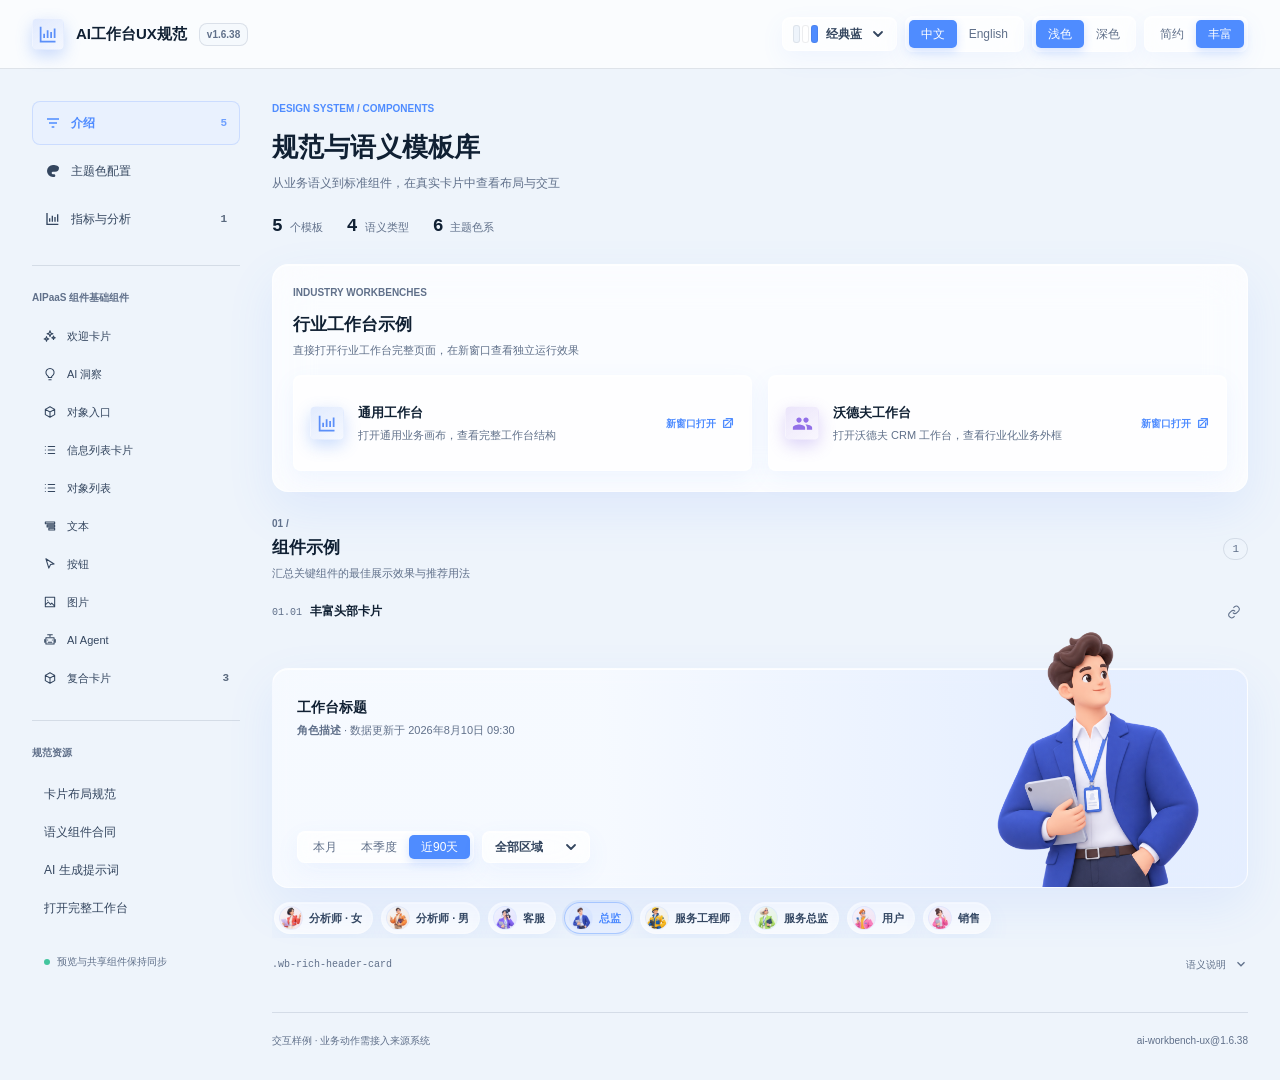
<file: assets/workbench-runtime/workbench-card-library/index.html>
<!doctype html>
<html lang="zh-CN" data-color-theme="classic" data-theme="light" data-wb-style="rich">
<head><meta charset="utf-8"><meta name="viewport" content="width=device-width,initial-scale=1"><title>规范与语义模板库</title><link rel="icon" href="data:,"><link rel="stylesheet" href="./tokens.css"><link rel="stylesheet" href="./components.css"><link rel="stylesheet" href="./cards/catalog-examples/card.css"><link rel="stylesheet" href="./cards/aipaas-foundations/card.css"><link rel="stylesheet" href="./cards/information-list-card/card.css"><link rel="stylesheet" href="./cards/ai-assistance/card.css"></head>
<body class="wb-library-page">  <svg width="0" height="0" aria-hidden="true" style="position:absolute">
    <symbol id="icon-chart" viewBox="0 0 24 24"><path d="M4 19h16v2H2V3h2v16Zm4-3H6v-5h2v5Zm4 0h-2V7h2v9Zm4 0h-2V9h2v7Zm4 0h-2V5h2v11Z"/></symbol>
    <symbol id="icon-risk" viewBox="0 0 24 24"><path d="M12 2 3 6v6c0 5.25 3.84 9.74 9 10.8 5.16-1.06 9-5.55 9-10.8V6l-9-4Zm0 2.18L19 7.3V12c0 4.12-2.91 7.83-7 8.74C7.91 19.83 5 16.12 5 12V7.3l7-3.12ZM11 7h2v7h-2V7Zm0 9h2v2h-2v-2Z"/></symbol>
    <symbol id="icon-users" viewBox="0 0 24 24"><path d="M16 11c1.66 0 3-1.34 3-3s-1.34-3-3-3-3 1.34-3 3 1.34 3 3 3ZM8 11c1.66 0 3-1.34 3-3S9.66 5 8 5 5 6.34 5 8s1.34 3 3 3Zm0 2c-2.33 0-7 1.17-7 3.5V19h14v-2.5C15 14.17 10.33 13 8 13Zm8 0c-.29 0-.62.02-.97.05 1.16.84 1.97 1.97 1.97 3.45V19h6v-2.5c0-2.33-4.67-3.5-7-3.5Z"/></symbol>
    <symbol id="icon-filter" viewBox="0 0 24 24"><path d="M3 5h18v2H3V5Zm3 6h12v2H6v-2Zm4 6h4v2h-4v-2Z"/></symbol>
    <symbol id="icon-wallet" viewBox="0 0 24 24"><path d="M20 7H6a1 1 0 0 1 0-2h11a1 1 0 0 0 0-2H6a4 4 0 0 0-4 4v12a4 4 0 0 0 4 4h14a2 2 0 0 0 2-2V9a2 2 0 0 0-2-2Zm0 14H6a2 2 0 0 1-2-2V8.46A3.97 3.97 0 0 0 6 9h14v3h-4a3 3 0 0 0 0 6h4v3Zm0-5h-4a1 1 0 0 1 0-2h4v2Z"/></symbol>
  <symbol id="icon-search" viewBox="0 0 24 24"><path d="M10 3a7 7 0 1 0 0 14 7 7 0 0 0 0-14Zm0 2a5 5 0 1 1 0 10 5 5 0 0 1 0-10Zm6 10 5 5-1 1-5-5 1-1Z"/></symbol>
  <symbol id="icon-sparkles" viewBox="0 0 24 24"><path d="m12 3 1.3 3.7L17 8l-3.7 1.3L12 13l-1.3-3.7L7 8l3.7-1.3L12 3Zm6 9 .9 2.1L21 15l-2.1.9L18 18l-.9-2.1L15 15l2.1-.9L18 12ZM6 13l1.1 2.9L10 17l-2.9 1.1L6 21l-1.1-2.9L2 17l2.9-1.1L6 13Z"/></symbol>
  <symbol id="icon-bulb" viewBox="0 0 24 24"><path d="M9 18h6M10 22h4M8.4 15.5A7 7 0 1 1 15.6 15.5c-.9.7-1.3 1.5-1.4 2.5h-4.4c-.1-1-.5-1.8-1.4-2.5Z"/></symbol>
  <symbol id="icon-box" viewBox="0 0 24 24"><path d="m12 3 8 4.5v9L12 21l-8-4.5v-9L12 3Zm0 9 8-4.5M12 12 4 7.5M12 12v9"/></symbol>
  <symbol id="icon-list" viewBox="0 0 24 24"><path d="M9 6h11M9 12h11M9 18h11M4 6h.01M4 12h.01M4 18h.01"/></symbol>
  <symbol id="icon-clipboard" viewBox="0 0 24 24"><path d="M15 4h3a2 2 0 0 1 2 2v15H4V6a2 2 0 0 1 2-2h3v2H6v13h12V6h-3V4Zm-4-2h2a2 2 0 0 1 2 2v4H9V4a2 2 0 0 1 2-2Zm0 2v2h2V4h-2Zm-2 7h6v2H9v-2Zm0 4h6v2H9v-2Z"/></symbol>
  <symbol id="icon-type" viewBox="0 0 24 24"><path d="M4 5h16v3H4V5Zm3 5.5h13v3H7v-3Zm3 5.5h10v3H10v-3Z"/></symbol>
  <symbol id="icon-pointer" viewBox="0 0 24 24"><path d="m5 3 14 9-6 1-3 6L5 3Z"/></symbol>
  <symbol id="icon-image" viewBox="0 0 24 24"><path d="M4 4h16v16H4zM8 9h.01M4 17l5-5 4 4 2-2 5 5"/></symbol>
  <symbol id="icon-palette" viewBox="0 0 24 24"><path d="M12 3a9 9 0 0 0 0 18h1.5a2 2 0 0 0 0-4H12a2 2 0 0 1 0-4h3a6 6 0 0 0 6-6c0-2.2-4-4-9-4ZM7 9h.01M9 6h.01M14 6h.01"/></symbol>
  <symbol id="icon-bot" viewBox="0 0 24 24"><path d="M12 3v3M8 3h8M5 8h14v11H5zM8 12h.01M16 12h.01M9 16h6M3 11v5M21 11v5"/></symbol>
  <symbol id="icon-clock" viewBox="0 0 24 24"><path d="M12 3a9 9 0 1 0 0 18 9 9 0 0 0 0-18Zm0 4v5l3 2"/></symbol>
  </svg>
<a class="wb-library-skip" href="#library-content">Skip to templates / 跳至模板</a>
<header class="wb-library-topbar"><a href="./index.html" class="wb-library-brand"><span class="wb-icon is-blue"><svg aria-hidden="true"><use href="#icon-chart"/></svg></span><span data-i18n="libraryBrand">AI工作台UX规范</span><small>v1.6.38</small></a>      <div class="wb-library-actions">
        <div class="palette-picker">
          <button class="palette-trigger" type="button" aria-haspopup="menu" aria-expanded="false" data-palette-trigger data-i18n-aria="paletteControl">
            <span class="palette-current-swatch" aria-hidden="true"><i></i><i></i><i></i></span><span data-palette-name>经典蓝</span><svg class="wb-select-chevron" viewBox="0 0 16 16" aria-hidden="true"><path d="m4 6 4 4 4-4"/></svg>
          </button>
          <div class="palette-menu" role="menu" data-palette-menu data-i18n-aria="paletteMenu" hidden>
            <button class="palette-option" type="button" role="menuitemradio" aria-checked="true" data-color-choice="classic"><span class="palette-swatch" aria-hidden="true"><i style="background:#eef4fb"></i><i style="background:#fff"></i><i style="background:#4f8cff"></i></span><span data-i18n="paletteClassic">经典蓝</span></button>
            <button class="palette-option" type="button" role="menuitemradio" aria-checked="false" data-color-choice="spruce"><span class="palette-swatch" aria-hidden="true"><i style="background:#eef7f3"></i><i style="background:#fff"></i><i style="background:#168b68"></i></span><span data-i18n="paletteSpruce">云杉绿</span></button>
            <button class="palette-option" type="button" role="menuitemradio" aria-checked="false" data-color-choice="coral"><span class="palette-swatch" aria-hidden="true"><i style="background:#fff4ed"></i><i style="background:#fff"></i><i style="background:#e66a35"></i></span><span data-i18n="paletteCoral">珊瑚橙</span></button>
            <button class="palette-option" type="button" role="menuitemradio" aria-checked="false" data-color-choice="iris"><span class="palette-swatch" aria-hidden="true"><i style="background:#f5f1fb"></i><i style="background:#fff"></i><i style="background:#7856d8"></i></span><span data-i18n="paletteIris">鸢尾紫</span></button>
            <button class="palette-option" type="button" role="menuitemradio" aria-checked="false" data-color-choice="rose"><span class="palette-swatch" aria-hidden="true"><i style="background:#f9f1f3"></i><i style="background:#fff"></i><i style="background:#c3475c"></i></span><span data-i18n="paletteRose">石墨红</span></button>
            <button class="palette-option" type="button" role="menuitemradio" aria-checked="false" data-color-choice="graphite"><span class="palette-swatch" aria-hidden="true"><i style="background:#f1f4f6"></i><i style="background:#fff"></i><i style="background:#425a70"></i></span><span data-i18n="paletteGraphite">中性灰</span></button>
          </div>
        </div>
        <div class="wb-segmented" role="group" data-i18n-aria="languageControl">
          <button type="button" aria-selected="true" data-language-choice="zh">中文</button>
          <button type="button" aria-selected="false" data-language-choice="en">English</button>
        </div>
        <div class="wb-segmented" role="group" data-i18n-aria="appearanceControl">
          <button type="button" aria-selected="true" data-theme-choice="light" data-i18n="light">浅色</button>
          <button type="button" aria-selected="false" data-theme-choice="dark" data-i18n="dark">深色</button>
        </div>
        <div class="wb-segmented" role="group" data-i18n-aria="styleControl">
          <button type="button" aria-selected="false" data-style-choice="minimal" data-i18n="minimal">简约</button>
          <button type="button" aria-selected="true" data-style-choice="rich" data-i18n="rich">丰富</button>
        </div>
      </div>
</header>
<div class="wb-library-shell">
<aside class="wb-library-sidebar">
  <section class="wb-library-sidebar-group"><nav class="wb-library-nav" aria-label="目录介绍" data-i18n-aria="catalogIntroAria"><button type="button" data-library-filter="all" aria-pressed="true"><svg><use href="#icon-filter"/></svg><span data-i18n="allTemplates">介绍</span><b>5</b></button><button type="button" data-theme-config-link aria-pressed="false"><svg><use href="#icon-palette"/></svg><span data-i18n="themeConfig">主题色配置</span></button><button type="button" data-library-filter="insights" aria-pressed="false"><svg><use href="#icon-chart"/></svg><span data-i18n="group2">指标与分析</span><b>1</b></button></nav></section>
  <section class="wb-library-sidebar-group"><p class="wb-library-eyebrow" data-i18n="aipaasGroup">AIPaaS 组件基础组件</p><nav class="wb-library-nav wb-library-subnav" aria-label="AIPaaS 组件基础组件" data-i18n-aria="aipaasGroup"><a href="#aipaas-welcome-card" data-aipaas-target="welcome-card"><svg><use href="#icon-sparkles"/></svg><span data-i18n="aipaasWelcome">欢迎卡片</span></a><a href="#aipaas-ai-insight" data-aipaas-target="ai-insight"><svg><use href="#icon-bulb"/></svg><span data-i18n="aipaasInsight">AI 洞察</span></a><a href="#aipaas-object-entry" data-aipaas-target="object-entry"><svg><use href="#icon-box"/></svg><span data-i18n="aipaasObjectEntry">对象入口</span></a><a href="#aipaas-information-list" data-aipaas-target="information-list"><svg><use href="#icon-list"/></svg><span data-i18n="aipaasInformationList">信息列表卡片</span></a><a href="#aipaas-object-list" data-aipaas-target="object-list"><svg><use href="#icon-list"/></svg><span data-i18n="aipaasObjectList">对象列表</span></a><a href="#aipaas-text" data-aipaas-target="text"><svg><use href="#icon-type"/></svg><span data-i18n="aipaasText">文本</span></a><a href="#aipaas-button" data-aipaas-target="button"><svg><use href="#icon-pointer"/></svg><span data-i18n="aipaasButton">按钮</span></a><a href="#aipaas-image" data-aipaas-target="image"><svg><use href="#icon-image"/></svg><span data-i18n="aipaasImage">图片</span></a><a href="#aipaas-agent" data-aipaas-target="agent"><svg><use href="#icon-bot"/></svg><span data-i18n="aipaasAgent">AI Agent</span></a><a href="#composite-cards" data-composite-cards-link><svg><use href="#icon-box"/></svg><span data-i18n="compositeCards">复合卡片</span><b>3</b></a></nav></section>
  <div class="wb-library-resources"><p class="wb-library-eyebrow" data-i18n="resources">规范资源</p><a href="./CARD_SPEC.md" data-i18n="cardSpec">卡片布局规范</a><a href="./SEMANTIC_COMPONENTS.md" data-i18n="semanticSpec">语义组件合同</a><a href="./AI_PROMPT.md" data-i18n="promptSpec">AI 生成提示词</a><a href="../fxiaoke-workbench-canvas.html" data-i18n="openCanvas">打开完整工作台</a></div><div class="wb-library-sidebar-note"><span class="wb-library-dot"></span><span data-i18n="previewNote">预览与共享组件保持同步</span></div>
</aside>
<main class="wb-library-main" id="library-content" tabindex="-1"><section class="wb-library-catalog-view" data-library-catalog-view aria-label="目录介绍"><header class="wb-library-intro"><div class="wb-library-eyebrow">DESIGN SYSTEM / COMPONENTS</div><h1 data-i18n="pageTitle">规范与语义模板库</h1><p data-i18n="pageSubtitle">从业务语义到标准组件，在真实卡片中查看布局与交互</p><div class="wb-library-stats"><span><b>5</b><span data-i18n="catalogCount">个模板</span></span><span><b>4</b><span data-i18n="semanticCount">语义类型</span></span><span><b>6</b><span data-i18n="paletteCount">主题色系</span></span></div></header>
  <section class="wb-library-industry-examples" aria-labelledby="industryExamplesTitle">
    <header class="wb-library-industry-head"><div><div class="wb-library-eyebrow">INDUSTRY WORKBENCHES</div><h2 id="industryExamplesTitle" data-i18n="industryExamples">行业工作台示例</h2><p data-i18n="industryExamplesDesc">直接打开行业工作台完整页面，在新窗口查看独立运行效果</p></div></header>
    <div class="wb-library-industry-grid">
      <a class="wb-library-industry-link" href="../fxiaoke-workbench-canvas.html" target="_blank" rel="noopener" data-industry-link="canvas">
        <span class="wb-icon is-blue" aria-hidden="true"><svg><use href="#icon-chart"/></svg></span>
        <span class="wb-library-industry-copy"><strong data-i18n="genericWorkbench">通用工作台</strong><small data-i18n="genericWorkbenchDesc">打开通用业务画布，查看完整工作台结构</small></span>
        <span class="wb-library-industry-open"><span data-i18n="openInNewWindow">新窗口打开</span><svg viewBox="0 0 16 16" aria-hidden="true"><path d="M6 3h7v7M13 3 5 11M11 8v5H3V5h5"/></svg></span>
      </a>
      <a class="wb-library-industry-link" href="../fxiaoke-crm-shell.html" target="_blank" rel="noopener" data-industry-link="crm">
        <span class="wb-icon is-purple" aria-hidden="true"><svg><use href="#icon-users"/></svg></span>
        <span class="wb-library-industry-copy"><strong data-i18n="wardoffWorkbench">沃德夫工作台</strong><small data-i18n="wardoffWorkbenchDesc">打开沃德夫 CRM 工作台，查看行业化业务外框</small></span>
        <span class="wb-library-industry-open"><span data-i18n="openInNewWindow">新窗口打开</span><svg viewBox="0 0 16 16" aria-hidden="true"><path d="M6 3h7v7M13 3 5 11M11 8v5H3V5h5"/></svg></span>
      </a>
    </div>
  </section>
<section class="wb-library-group" data-library-section="foundation" aria-labelledby="foundation-title"><header class="wb-library-group-head"><div><div class="wb-library-eyebrow">01 / <span data-i18n="group1">组件示例</span></div><h2 id="foundation-title" data-i18n="group1">组件示例</h2><p data-i18n="groupDesc1">汇总关键组件的最佳展示效果与推荐用法</p></div><span class="wb-library-count" data-group-count>1</span></header><div class="wb-library-grid" data-wb-grid-key="catalog-foundation" data-wb-edit-scope="catalog"><section class="wb-library-item is-wide" id="rich-header-card-example" data-wb-card-key="rich-header-card-example" data-library-group="foundation" data-wb-default-grid="catalog-foundation" data-wb-card-grid="catalog-foundation">
          <div class="wb-library-item-head"><h3><span class="wb-library-index">01.01</span><span data-i18n="richHeaderCard"></span></h3><a href="#rich-header-card-example" class="wb-library-permalink" aria-label="定位此模板" data-i18n-aria="permalink"><svg viewBox="0 0 24 24" aria-hidden="true"><path d="M10 13a5 5 0 0 0 7 0l3-3a5 5 0 0 0-7-7l-2 2M14 11a5 5 0 0 0-7 0l-3 3a5 5 0 0 0 7 7l2-2"/></svg></a></div>
          <div class="wb-library-preview">        <header class="wb-header wb-rich-header-card" id="catalogRichHeaderDemo" aria-labelledby="catalogRichHeaderTitle" data-wb-role-image="总监.png">
          <div class="wb-title-group"><h1 id="catalogRichHeaderTitle" data-i18n="workbenchTitle">工作台标题</h1><p><strong data-i18n="roleDescription">角色描述</strong> · <span data-i18n="dataUpdated">数据更新于 2026年8月10日 09:30</span></p></div>
          <div class="wb-page-control-group">
            <div class="wb-segmented wb-page-period" role="group" data-i18n-aria="reportingPeriod" aria-label="统计周期" data-wb-semantic="reporting-period" data-wb-component="segmented-control"><button type="button" aria-pressed="false" data-i18n="month">本月</button><button type="button" aria-pressed="false" data-i18n="quarter">本季度</button><button type="button" aria-pressed="true" data-i18n="last90Days">近90天</button></div>
            <div class="wb-select wb-page-filter" data-wb-select data-wb-semantic="enum-filter" data-wb-component="composite-select" data-i18n-aria="regionFilter" aria-label="区域筛选">
              <select class="wb-select-native" aria-label="区域筛选" data-i18n-aria="regionFilter" data-wb-select-native data-wb-field-key="region" data-wb-field-label="区域" data-wb-field-type="enum"><option value="all" data-i18n="allRegions">全部区域</option><option value="east" data-i18n="eastChina">华东</option></select>
              <button class="wb-select-trigger" type="button" aria-label="区域筛选" data-i18n-aria="regionFilter" aria-haspopup="listbox" aria-expanded="false" aria-controls="catalogRichHeaderRegionMenu" data-wb-select-trigger hidden><span class="wb-select-value" data-wb-select-value>全部区域</span><svg class="wb-select-chevron" viewBox="0 0 16 16" aria-hidden="true"><path d="m4 6 4 4 4-4"/></svg></button>
              <div class="wb-select-menu" id="catalogRichHeaderRegionMenu" role="listbox" aria-label="区域筛选" data-i18n-aria="regionFilter" data-wb-select-menu hidden><button class="wb-select-option" type="button" role="option" aria-selected="true" data-value="all" data-wb-select-option data-i18n="allRegions">全部区域</button><button class="wb-select-option" type="button" role="option" aria-selected="false" data-value="east" data-wb-select-option data-i18n="eastChina">华东</button></div>
            </div>
          </div>
          <figure class="wb-rich-header-role" aria-hidden="true"><img src="role-image/总监.png" alt="" draggable="false"></figure>
        </header>
        <div class="wb-role-switcher" role="tablist" aria-orientation="horizontal" aria-label="切换角色形象与卡片背景" data-copy-aria-zh="切换角色形象与卡片背景" data-copy-aria-en="Switch role visual and card background" data-rich-header-role-switcher>
          <button type="button" role="tab" aria-selected="false" tabindex="-1" aria-controls="catalogRichHeaderDemo" data-wb-role-tab data-role-image="分析师-女.png"><span class="wb-role-switcher-avatar" aria-hidden="true"><img src="./role-image/分析师-女.png" alt=""></span><span data-copy-zh="分析师 · 女" data-copy-en="Analyst · Woman">分析师 · 女</span></button>
          <button type="button" role="tab" aria-selected="false" tabindex="-1" aria-controls="catalogRichHeaderDemo" data-wb-role-tab data-role-image="分析师-男.png"><span class="wb-role-switcher-avatar" aria-hidden="true"><img src="./role-image/分析师-男.png" alt=""></span><span data-copy-zh="分析师 · 男" data-copy-en="Analyst · Man">分析师 · 男</span></button>
          <button type="button" role="tab" aria-selected="false" tabindex="-1" aria-controls="catalogRichHeaderDemo" data-wb-role-tab data-role-image="客服.png"><span class="wb-role-switcher-avatar" aria-hidden="true"><img src="./role-image/客服.png" alt=""></span><span data-copy-zh="客服" data-copy-en="Customer service">客服</span></button>
          <button type="button" role="tab" aria-selected="true" tabindex="0" aria-controls="catalogRichHeaderDemo" data-wb-role-tab data-role-image="总监.png"><span class="wb-role-switcher-avatar" aria-hidden="true"><img src="./role-image/总监.png" alt=""></span><span data-copy-zh="总监" data-copy-en="Director">总监</span></button>
          <button type="button" role="tab" aria-selected="false" tabindex="-1" aria-controls="catalogRichHeaderDemo" data-wb-role-tab data-role-image="服务工程师.png"><span class="wb-role-switcher-avatar" aria-hidden="true"><img src="./role-image/服务工程师.png" alt=""></span><span data-copy-zh="服务工程师" data-copy-en="Service engineer">服务工程师</span></button>
          <button type="button" role="tab" aria-selected="false" tabindex="-1" aria-controls="catalogRichHeaderDemo" data-wb-role-tab data-role-image="服务总监.png"><span class="wb-role-switcher-avatar" aria-hidden="true"><img src="./role-image/服务总监.png" alt=""></span><span data-copy-zh="服务总监" data-copy-en="Service director">服务总监</span></button>
          <button type="button" role="tab" aria-selected="false" tabindex="-1" aria-controls="catalogRichHeaderDemo" data-wb-role-tab data-role-image="用户.png"><span class="wb-role-switcher-avatar" aria-hidden="true"><img src="./role-image/用户.png" alt=""></span><span data-copy-zh="用户" data-copy-en="User">用户</span></button>
          <button type="button" role="tab" aria-selected="false" tabindex="-1" aria-controls="catalogRichHeaderDemo" data-wb-role-tab data-role-image="销售.png"><span class="wb-role-switcher-avatar" aria-hidden="true"><img src="./role-image/销售.png" alt=""></span><span data-copy-zh="销售" data-copy-en="Sales">销售</span></button>
        </div></div>
          <details class="wb-library-contract"><summary><code>.wb-rich-header-card</code><span data-i18n="semanticDetails">语义说明</span><svg viewBox="0 0 16 16" aria-hidden="true"><path d="m4 6 4 4 4-4"/></svg></summary><div class="wb-library-contract-body" data-contract-body><a href="./SEMANTIC_COMPONENTS.md" data-i18n="readSemantic">阅读语义合同</a></div></details>
        </section></div></section><section class="wb-library-group" data-library-section="insights" aria-labelledby="insights-title"><header class="wb-library-group-head"><div><div class="wb-library-eyebrow">02 / <span data-i18n="group2">指标与分析</span></div><h2 id="insights-title" data-i18n="group2">指标与分析</h2><p data-i18n="groupDesc2">用指标与分析卡片呈现经营事实与分布层级</p></div><span class="wb-library-count" data-group-count>1</span></header><div class="wb-library-grid" data-wb-grid-key="catalog-insights" data-wb-edit-scope="catalog"><section class="wb-library-item is-wide" id="metric-card-example" data-wb-card-key="metric-card-example" data-library-group="insights" data-wb-default-grid="catalog-insights" data-wb-card-grid="catalog-insights">
          <div class="wb-library-item-head"><h3><span class="wb-library-index">02.01</span><span data-i18n="metricCard"></span></h3><a href="#metric-card-example" class="wb-library-permalink" aria-label="定位此模板" data-i18n-aria="permalink"><svg viewBox="0 0 24 24" aria-hidden="true"><path d="M10 13a5 5 0 0 0 7 0l3-3a5 5 0 0 0-7-7l-2 2M14 11a5 5 0 0 0-7 0l-3 3a5 5 0 0 0 7 7l2-2"/></svg></a></div>
          <div class="wb-library-preview">        <article class="wb-card wb-compact-baseline-card" data-wb-semantic="kpi-card" data-wb-component="metric-card" aria-labelledby="catalogBaselineTitle">
          <header class="wb-card-head">
            <div class="wb-baseline-head-copy"><h2 id="catalogBaselineTitle" data-i18n="baseTitle">经营基本盘</h2><p data-i18n="baseDesc">点击数字进入 CRM 原生筛选列表</p></div>
            <span class="wb-baseline-meta" data-i18n="periodAll">本月 · 全部区域</span>
          </header>
          <div class="wb-summary-metric-grid wb-metric-grid">
            <button class="wb-metric is-blue wb-route-target" type="button" data-wb-route="customer-insight" data-wb-field-key="active-customers" data-wb-field-label="活跃客户" data-wb-field-type="number" data-wb-unit="家" data-wb-value="36"><span class="wb-metric-label"><span data-i18n="activeCustomers">活跃客户</span><svg aria-hidden="true"><use href="#icon-users"/></svg></span><strong>36</strong><small data-i18n="activeDesc">近90天有商机或有效互动</small></button>
            <button class="wb-metric is-cyan wb-route-target" type="button" data-wb-route="opportunity-insight" data-wb-field-key="expected-amount" data-wb-field-label="预计项目金额" data-wb-field-type="amount" data-wb-unit="万元" data-wb-value="6703.5"><span class="wb-metric-label"><span data-i18n="expectedAmount">预计项目金额</span><svg class="wb-semantic-icon" aria-hidden="true"><use href="#icon-wallet"/></svg></span><strong data-i18n="expectedAmountValue">6,703.5万元</strong><small data-i18n="pipelineCount">13 个在途商机</small></button>
            <button class="wb-metric is-orange" type="button" data-wb-field-key="overdue-trials" data-wb-field-label="试料逾期" data-wb-field-type="number" data-wb-unit="项" data-wb-value="3"><span class="wb-metric-label"><span data-i18n="sampleOverdue">试料逾期</span><svg aria-hidden="true"><use href="#icon-risk"/></svg></span><strong>3</strong><small data-i18n="waitFeedback">等待客户反馈</small></button>
            <button class="wb-metric is-green" type="button" data-wb-field-key="closure-rate" data-wb-field-label="闭环率" data-wb-field-type="rate" data-wb-unit="%" data-wb-value="76"><span class="wb-metric-label"><span data-i18n="closureRate">闭环率</span><svg aria-hidden="true"><use href="#icon-chart"/></svg></span><strong>76%</strong><small data-i18n="feedbackClosure">客户反馈闭环率</small></button>
          </div>
        </article></div>
          <details class="wb-library-contract"><summary><code>kpi-card → metric-card</code><span data-i18n="semanticDetails">语义说明</span><svg viewBox="0 0 16 16" aria-hidden="true"><path d="m4 6 4 4 4-4"/></svg></summary><div class="wb-library-contract-body" data-contract-body><a href="./SEMANTIC_COMPONENTS.md" data-i18n="readSemantic">阅读语义合同</a></div></details>
        </section><section class="wb-library-item is-wide" id="analysis-card-example" data-wb-card-key="analysis-card-example" data-library-group="insights" data-wb-default-grid="catalog-insights" data-wb-card-grid="catalog-insights">
          <div class="wb-library-item-head"><h3><span class="wb-library-index">02.02</span><span data-i18n="analysisCard"></span></h3><a href="#analysis-card-example" class="wb-library-permalink" aria-label="定位此模板" data-i18n-aria="permalink"><svg viewBox="0 0 24 24" aria-hidden="true"><path d="M10 13a5 5 0 0 0 7 0l3-3a5 5 0 0 0-7-7l-2 2M14 11a5 5 0 0 0-7 0l-3 3a5 5 0 0 0 7 7l2-2"/></svg></a></div>
          <div class="wb-library-preview">        <article class="wb-card wb-flush-card wb-composite-card">
          <header class="wb-card-head wb-flush-head">
            <div class="wb-title-group is-iconless"><div><h2 data-i18n="industryTitle">行业项目储备与阶段结构</h2><p data-i18n="industryDesc">阶段金额按行业分布</p></div></div>
            <span class="wb-title-meta" data-i18n="month">本月</span>
          </header>
          <div class="wb-composite-body wb-composite-split wb-flush-body">
            <section class="wb-subpanel">
              <div class="catalog-subpanel-head"><span class="wb-icon is-blue"><svg aria-hidden="true"><use href="#icon-chart"/></svg></span><div><h3 data-i18n="stageDistribution">阶段金额分布</h3><p data-i18n="industryDesc">阶段金额按行业分布</p></div></div>
              <div class="demo-stack"><div class="wb-chart-legend"><span><i style="--wb-tone:var(--wb-blue)"></i><span data-i18n="businessContact"></span></span><span><i style="--wb-tone:var(--wb-purple)"></i><span data-i18n="trialStage"></span></span><span><i style="--wb-tone:var(--wb-orange)"></i><span data-i18n="importStage"></span></span><span><i style="--wb-tone:var(--wb-green)"></i><span data-i18n="massProduction"></span></span></div>
              <div class="chart-row"><span data-i18n="lowAltitude">低空飞行</span><div class="wb-stack" data-i18n-aria="lowAltitudeAria" aria-label="低空飞行 680万"><i class="wb-chart-interactive" role="img" aria-label="商务接触 190万，占 27.9%" tabindex="0" style="--value:28%;--wb-tone:var(--wb-blue)" data-chart-title-zh="低空飞行" data-chart-title-en="Low-altitude aviation" data-chart-detail-zh="商务接触：190 万（27.9%）" data-chart-detail-en="Business contact: CNY 1.9m (27.9%)"></i><i class="wb-chart-interactive" role="img" aria-label="试样阶段 170万，占 25%" tabindex="0" style="--value:25%;--wb-tone:var(--wb-purple)" data-chart-title-zh="低空飞行" data-chart-title-en="Low-altitude aviation" data-chart-detail-zh="试样阶段：170 万（25.0%）" data-chart-detail-en="Trial stage: CNY 1.7m (25.0%)"></i><i class="wb-chart-interactive" role="img" aria-label="导入阶段 190万，占 27.9%" tabindex="0" style="--value:28%;--wb-tone:var(--wb-orange)" data-chart-title-zh="低空飞行" data-chart-title-en="Low-altitude aviation" data-chart-detail-zh="导入阶段：190 万（27.9%）" data-chart-detail-en="Introduction stage: CNY 1.9m (27.9%)"></i><i class="wb-chart-interactive" role="img" aria-label="量产阶段 130万，占 19.2%" tabindex="0" style="--value:19%;--wb-tone:var(--wb-green)" data-chart-title-zh="低空飞行" data-chart-title-en="Low-altitude aviation" data-chart-detail-zh="量产阶段：130 万（19.2%）" data-chart-detail-en="Mass production: CNY 1.3m (19.2%)"></i></div><b data-i18n="amount680">680万</b></div>
              <div class="chart-row"><span data-i18n="cleaningAppliance">清洁家电</span><div class="wb-stack" data-i18n-aria="cleaningAria" aria-label="清洁家电 520万"><i class="wb-chart-interactive" role="img" aria-label="商务接触 130万，占 25%" tabindex="0" style="--value:25%;--wb-tone:var(--wb-blue)" data-chart-title-zh="清洁家电" data-chart-title-en="Cleaning appliances" data-chart-detail-zh="商务接触：130 万（25.0%）" data-chart-detail-en="Business contact: CNY 1.3m (25.0%)"></i><i class="wb-chart-interactive" role="img" aria-label="试样阶段 150万，占 28.8%" tabindex="0" style="--value:29%;--wb-tone:var(--wb-purple)" data-chart-title-zh="清洁家电" data-chart-title-en="Cleaning appliances" data-chart-detail-zh="试样阶段：150 万（28.8%）" data-chart-detail-en="Trial stage: CNY 1.5m (28.8%)"></i><i class="wb-chart-interactive" role="img" aria-label="导入阶段 160万，占 30.8%" tabindex="0" style="--value:31%;--wb-tone:var(--wb-orange)" data-chart-title-zh="清洁家电" data-chart-title-en="Cleaning appliances" data-chart-detail-zh="导入阶段：160 万（30.8%）" data-chart-detail-en="Introduction stage: CNY 1.6m (30.8%)"></i><i class="wb-chart-interactive" role="img" aria-label="量产阶段 80万，占 15.4%" tabindex="0" style="--value:15%;--wb-tone:var(--wb-green)" data-chart-title-zh="清洁家电" data-chart-title-en="Cleaning appliances" data-chart-detail-zh="量产阶段：80 万（15.4%）" data-chart-detail-en="Mass production: CNY 0.8m (15.4%)"></i></div><b data-i18n="amount520">520万</b></div>
              </div>
            </section>
            <section class="wb-subpanel">
              <div class="catalog-subpanel-head"><span class="wb-icon is-green"><svg aria-hidden="true"><use href="#icon-chart"/></svg></span><div><h3 data-i18n="outcomeTotal">结果与暂停</h3><p data-i18n="outcomeDesc">赢单、终止与暂停项目分布</p></div></div>
              <div class="demo-stack">
              <div class="demo-chart-split wb-chart-frame">
              <div class="wb-donut-chart demo-donut"><svg viewBox="0 0 136 136" role="group" aria-label="商机结果与暂停分布"><circle class="wb-donut-track" cx="68" cy="68" r="54" pathLength="100" stroke-width="26"></circle><circle class="wb-donut-segment wb-chart-interactive" role="img" aria-label="赢单项目 6，占 66.7%" tabindex="0" cx="68" cy="68" r="54" pathLength="100" stroke-width="26" style="--wb-tone:var(--wb-green);--dash:65.5;--offset:0" data-chart-title-zh="商机结果与暂停" data-chart-title-en="Opportunity outcomes and pauses" data-chart-detail-zh="赢单项目：6 项（66.7%）" data-chart-detail-en="Won projects: 6 (66.7%)"></circle><circle class="wb-donut-segment wb-chart-interactive" role="img" aria-label="终止项目 2，占 22.2%" tabindex="0" cx="68" cy="68" r="54" pathLength="100" stroke-width="26" style="--wb-tone:var(--wb-red);--dash:21;--offset:-66.7" data-chart-title-zh="商机结果与暂停" data-chart-title-en="Opportunity outcomes and pauses" data-chart-detail-zh="终止项目：2 项（22.2%）" data-chart-detail-en="Terminated projects: 2 (22.2%)"></circle><circle class="wb-donut-segment wb-chart-interactive" role="img" aria-label="暂停项目 1，占 11.1%" tabindex="0" cx="68" cy="68" r="54" pathLength="100" stroke-width="26" style="--wb-tone:var(--wb-orange);--dash:9.9;--offset:-88.9" data-chart-title-zh="商机结果与暂停" data-chart-title-en="Opportunity outcomes and pauses" data-chart-detail-zh="暂停项目：1 项（11.1%）" data-chart-detail-en="Paused projects: 1 (11.1%)"></circle></svg><span><b>9</b><span data-i18n="outcomeTotal">结果与暂停</span></span></div>
              <div class="demo-outcome-list"><div><i style="--wb-tone:var(--wb-green)"></i><span data-i18n="wonProjects">赢单项目</span><b>6</b></div><div><i style="--wb-tone:var(--wb-red)"></i><span data-i18n="terminatedProjects">终止项目</span><b>2</b></div><div><i style="--wb-tone:var(--wb-orange)"></i><span data-i18n="pausedProjects">暂停项目</span><b>1</b></div></div>
              </div>
              <div class="wb-fact-list wb-soft-metric-grid"><div class="wb-soft-metric is-blue"><span data-i18n="wonAmountShare">赢单项目预计金额占结果项目金额</span><b>78%</b></div><div class="wb-soft-metric is-orange"><span data-i18n="missingPauseReason">暂停原因缺失</span><b data-i18n="oneItem">1 项</b></div></div>
              </div>
            </section>
          </div>
        </article></div>
          <details class="wb-library-contract"><summary><code>.wb-composite-card + .wb-chart-frame</code><span data-i18n="semanticDetails">语义说明</span><svg viewBox="0 0 16 16" aria-hidden="true"><path d="m4 6 4 4 4-4"/></svg></summary><div class="wb-library-contract-body" data-contract-body><a href="./SEMANTIC_COMPONENTS.md" data-i18n="readSemantic">阅读语义合同</a></div></details>
        </section><section class="wb-library-item is-wide" id="composite-hierarchy-example" data-wb-card-key="composite-hierarchy-example" data-library-group="insights" data-wb-default-grid="catalog-insights" data-wb-card-grid="catalog-insights">
          <div class="wb-library-item-head"><h3><span class="wb-library-index">02.03</span><span data-i18n="compositeCard"></span></h3><a href="#composite-hierarchy-example" class="wb-library-permalink" aria-label="定位此模板" data-i18n-aria="permalink"><svg viewBox="0 0 24 24" aria-hidden="true"><path d="M10 13a5 5 0 0 0 7 0l3-3a5 5 0 0 0-7-7l-2 2M14 11a5 5 0 0 0-7 0l-3 3a5 5 0 0 0 7 7l2-2"/></svg></a></div>
          <div class="wb-library-preview">        <article class="wb-card wb-composite-card">
          <header class="wb-card-head">
            <div class="wb-title-group is-iconless"><div><h2 data-i18n="compositeTitle">项目推进与业务闭环</h2><p data-i18n="compositeDesc">主卡、分析子面板与内部指标保持清晰层级</p></div></div>
            <span class="wb-title-meta" data-i18n="month">本月</span>
          </header>
          <div class="wb-composite-body">
            <div class="wb-analysis-group catalog-composite-demo">
              <section class="wb-subpanel"><div class="catalog-subpanel-head"><span class="wb-icon is-blue"><svg aria-hidden="true"><use href="#icon-chart"/></svg></span><div><h3 data-i18n="stageStructure">商机阶段结构</h3><p data-i18n="validPipeline">有效在途</p></div></div><div class="catalog-inner-tile-grid"><div class="wb-inner-tile"><small data-i18n="businessContact">商务接触</small><strong data-i18n="fiveItems">5 项</strong></div><div class="wb-inner-tile"><small data-i18n="trialStage">试样阶段</small><strong data-i18n="threeItems">3 项</strong></div></div></section>
              <section class="wb-subpanel"><div class="catalog-subpanel-head"><span class="wb-icon is-green"><svg aria-hidden="true"><use href="#icon-users"/></svg></span><div><h3 data-i18n="trialClosure">试料反馈闭环</h3><p data-i18n="approvedResults">审批通过后的客户结论</p></div></div><div class="catalog-inner-tile-grid"><div class="wb-inner-tile"><small data-i18n="trialPassRate">试料通过率</small><strong>68%</strong></div><div class="wb-inner-tile"><small data-i18n="feedbackClosure">客户反馈闭环率</small><strong>72%</strong></div></div></section>
              <section class="wb-subpanel"><div class="catalog-subpanel-head"><span class="wb-icon is-orange"><svg aria-hidden="true"><use href="#icon-risk"/></svg></span><div><h3 data-i18n="quoteFeedback">材料报价反馈</h3><p data-i18n="approvedQuotes">审批通过后的逐材料反馈</p></div></div><div class="catalog-inner-tile-grid"><div class="wb-inner-tile"><small data-i18n="priceFeedbackRate">价格反馈填写率</small><strong>67%</strong></div><div class="wb-inner-tile"><small data-i18n="descriptionRate">反馈说明填写率</small><strong>59%</strong></div></div></section>
            </div>
            <section class="wb-subpanel catalog-relation-panel">
              <div class="catalog-subpanel-head"><span class="wb-icon is-purple"><svg aria-hidden="true"><use href="#icon-users"/></svg></span><div><h3 data-i18n="relationFlow">关系链路</h3><p data-i18n="relationFlowDesc">客户、注塑厂、模具厂与经销商的下游关系</p></div></div>
              <div class="wb-relation-flow is-three-way catalog-relation-demo" data-i18n-aria="relationDemoAria" aria-label="三分支客户关系">
                <div class="wb-relation-tier" data-i18n-aria="currentTierAria" aria-label="当前客户"><article class="wb-relation-node" data-i18n="currentCustomer">当前客户</article></div>
                <div class="wb-relation-branch" aria-hidden="true"></div>
                <div class="wb-relation-tier" data-i18n-aria="downstreamTierAria" aria-label="三个下游客户"><div class="wb-relation-children"><article class="wb-relation-node" data-i18n="downstreamCustomer">注塑厂</article><article class="wb-relation-node" data-i18n="downstreamMold">模具厂</article><article class="wb-relation-node" data-i18n="downstreamAgent">经销商</article></div></div>
              </div>
            </section>
          </div>
        </article></div>
          <details class="wb-library-contract"><summary><code>.wb-composite-card + .wb-analysis-group</code><span data-i18n="semanticDetails">语义说明</span><svg viewBox="0 0 16 16" aria-hidden="true"><path d="m4 6 4 4 4-4"/></svg></summary><div class="wb-library-contract-body" data-contract-body><a href="./SEMANTIC_COMPONENTS.md" data-i18n="readSemantic">阅读语义合同</a></div></details>
        </section></div></section><section class="wb-library-item is-wide" id="density-components-example" data-wb-card-key="density-components-example" data-library-group="workflow" data-wb-default-grid="catalog-workflow" data-wb-card-grid="catalog-workflow">
          <div class="wb-library-item-head"><h3><span class="wb-library-index">03.02</span><span data-i18n="densityComponents"></span></h3><a href="#density-components-example" class="wb-library-permalink" aria-label="定位此模板" data-i18n-aria="permalink"><svg viewBox="0 0 24 24" aria-hidden="true"><path d="M10 13a5 5 0 0 0 7 0l3-3a5 5 0 0 0-7-7l-2 2M14 11a5 5 0 0 0-7 0l-3 3a5 5 0 0 0 7 7l2-2"/></svg></a></div>
          <div class="wb-library-preview">        <article class="wb-card wb-composite-card">
          <header class="wb-card-head">
            <div class="wb-title-group is-iconless"><div><h2 data-i18n="densityTitle">统一卡片密度</h2><p data-i18n="densityDesc">快捷入口、阶段行与右侧单一处理动作</p></div></div>
            <div class="wb-compact-action-group"><button class="wb-inline-action wb-compact-action" type="button" data-i18n="refreshInsight">刷新洞察</button><button class="wb-primary-action wb-compact-action" type="button" data-i18n="openCrm">打开 CRM</button></div>
          </header>
          <div class="wb-composite-body">
            <section class="wb-subpanel">
              <div class="catalog-subpanel-head"><span class="wb-icon is-blue"><svg aria-hidden="true"><use href="#icon-users"/></svg></span><div><h3 data-i18n="quickEntries">快捷入口</h3><p data-i18n="quickEntriesDesc">销售线索、团队客户与商机项目的有效储备</p></div></div>
              <div class="wb-quick-grid catalog-quick-grid">
                <article class="wb-quick-card is-composite"><button class="wb-quick-card-main" type="button"><span class="wb-quick-icon is-green"><svg aria-hidden="true"><use href="#icon-users"/></svg></span><span class="wb-quick-copy"><b data-i18n="salesLeads">销售线索</b><small data-i18n="validReserve">有效储备</small></span><strong>21</strong></button><button class="wb-hover-action" type="button" data-i18n-aria="createSalesLead" aria-label="新建销售线索"><svg viewBox="0 0 24 24" aria-hidden="true"><path d="M19 11h-6V5h-2v6H5v2h6v6h2v-6h6v-2Z"/></svg></button></article>
                <button class="wb-quick-card" type="button"><span class="wb-quick-icon is-orange"><svg aria-hidden="true"><use href="#icon-users"/></svg></span><span class="wb-quick-copy"><b data-i18n="teamCustomers">团队客户</b><small data-i18n="active90">近90天活跃</small></span><strong>18</strong></button>
                <button class="wb-quick-card" type="button"><span class="wb-quick-icon is-purple"><svg aria-hidden="true"><use href="#icon-chart"/></svg></span><span class="wb-quick-copy"><b data-i18n="opportunityProjects">商机项目</b><small data-i18n="validPipeline">有效在途</small></span><strong>9</strong></button>
              </div>
            </section>
            <div class="wb-composite-grid catalog-density-modules">
              <section class="wb-subpanel">
                <div class="catalog-subpanel-head"><span class="wb-icon is-cyan"><svg aria-hidden="true"><use href="#icon-chart"/></svg></span><div><h3 data-i18n="stageStructure">商机阶段结构</h3><p data-i18n="densityStagesDesc">阶段数量、金额与推进比例</p></div></div>
                <div class="demo-stack">
                  <div class="wb-stage-progressor" role="list" aria-label="商机阶段推进器" data-wb-semantic="stage-progressor" data-wb-component="stage-progressor">
                    <button class="wb-stage-step" role="listitem" type="button" data-wb-stage-index="1" data-wb-field-key="business-contact" data-wb-field-label="商务接触" data-wb-field-type="enum"><span class="wb-stage-step-head" data-i18n="businessContact">商务接触</span><span class="wb-stage-step-body"><strong data-wb-field-key="count" data-wb-field-label="数量" data-wb-field-type="number" data-wb-unit="项" data-wb-value="5">5</strong><small data-wb-field-key="amount" data-wb-field-label="预计金额" data-wb-field-type="amount" data-wb-unit="万" data-wb-value="520" data-i18n="amount520">520 万</small></span></button>
                    <button class="wb-stage-step" role="listitem" type="button" data-wb-stage-index="2" data-wb-field-key="trial-stage" data-wb-field-label="试样阶段" data-wb-field-type="enum"><span class="wb-stage-step-head" data-i18n="trialStage">试样阶段</span><span class="wb-stage-step-body"><strong data-wb-field-key="count" data-wb-field-label="数量" data-wb-field-type="number" data-wb-unit="项" data-wb-value="3">3</strong><small data-wb-field-key="amount" data-wb-field-label="预计金额" data-wb-field-type="amount" data-wb-unit="万" data-wb-value="380" data-i18n="amount380">380 万</small></span></button>
                  </div>
                  <div class="wb-compact-row-list">
                    <button class="wb-compact-row" type="button"><span data-i18n="businessContact">商务接触</span><span class="wb-progress-track"><span class="wb-progress-fill" style="--value:68%;--wb-tone:var(--wb-blue)"></span></span><b data-i18n="fiveItems">5 项</b></button>
                    <button class="wb-compact-row" type="button"><span data-i18n="trialStage">试样阶段</span><span class="wb-progress-track"><span class="wb-progress-fill" style="--value:52%;--wb-tone:var(--wb-cyan)"></span></span><b data-i18n="threeItems">3 项</b></button>
                  </div>
                </div>
              </section>
              <section class="wb-subpanel">
                <div class="catalog-subpanel-head"><span class="wb-icon is-orange"><svg aria-hidden="true"><use href="#icon-risk"/></svg></span><div><h3 data-i18n="riskFollowup">风险跟进</h3><p data-i18n="riskFollowupDesc">单一处理入口保留当前风险上下文</p></div></div>
                <div class="wb-inline-action-list">
                  <article class="wb-inline-action-item"><span class="wb-stage is-risk">P1</span><span class="wb-inline-action-copy"><b data-i18n="feedbackPending">客户测试反馈未闭环</b><small data-i18n="overdueSeven">试样阶段 · 逾期7天</small></span><button class="wb-inline-action wb-compact-action" type="button" data-i18n="handle">处理</button></article>
                </div>
              </section>
            </div>
          </div>
        </article></div>
          <details class="wb-library-contract"><summary><code>.wb-composite-card + stage-progressor</code><span data-i18n="semanticDetails">语义说明</span><svg viewBox="0 0 16 16" aria-hidden="true"><path d="m4 6 4 4 4-4"/></svg></summary><div class="wb-library-contract-body" data-contract-body><a href="./SEMANTIC_COMPONENTS.md" data-i18n="readSemantic">阅读语义合同</a></div></details>
        </section>
</section>
<section class="wb-composite-cards-view" data-composite-cards-view hidden>
  <section class="wb-aipaas-page wb-composite-cards-page" id="composite-cards" aria-labelledby="compositeCardsTitle">
    <header class="wb-aipaas-page-head"><div><div class="wb-library-eyebrow">DESIGN SYSTEM / COMPOSITE CARDS</div><h1 id="compositeCardsTitle" data-i18n="compositeCards">复合卡片</h1><p data-i18n="compositeCardsDesc">汇总多个业务模块组成的复合结构，在同类示例中比较层级、密度与关系表达</p></div><span class="wb-library-count">3 <span data-copy-zh="个示例" data-copy-en="examples">个示例</span></span></header>
    <div class="wb-library-grid" data-composite-cards-grid data-wb-grid-key="catalog-composite" data-wb-edit-scope="catalog"></div>
  </section>
</section>
<section class="wb-theme-config-view" data-theme-config-view hidden>
  <section class="wb-aipaas-page wb-theme-config-page" id="theme-config" data-theme-config-page aria-labelledby="themeConfigTitle">
    <header class="wb-aipaas-page-head"><div><div class="wb-library-eyebrow">DESIGN SYSTEM / THEME</div><h1 id="themeConfigTitle" data-i18n="themeConfig">主题色配置</h1><p data-i18n="themeConfigDesc">统一页面布局、Surface、色彩、明暗与内容背景</p><a class="wb-entity-link" href="https://my.feishu.cn/docx/ZizxdOsAEomSBhxKMr6cFkMRnAE" target="_blank" rel="noopener noreferrer" data-copy-zh="参照来源：行业主体色定义" data-copy-en="Reference: Industry primary color definitions">参照来源：行业主体色定义</a></div><span class="wb-library-count">6 <span data-copy-zh="套色系" data-copy-en="palettes">套色系</span></span></header>
    <div class="wb-aipaas-preview"><article class="wb-card wb-aipaas-theme-card"><header class="wb-card-head"><div class="wb-title-group"><span class="wb-icon is-purple"><svg aria-hidden="true"><use href="#icon-palette"/></svg></span><div><h2 data-copy-zh="行业工作台色系" data-copy-en="Industry workbench palettes">行业工作台色系</h2><p data-copy-zh="色系只改变主题职责色，不覆盖成功、警告、危险等业务语义" data-copy-en="Palettes change theme roles without overriding success, warning, or danger semantics">色系只改变主题职责色，不覆盖成功、警告、危险等业务语义</p></div></div></header><div class="wb-aipaas-theme-grid">
      <button class="wb-aipaas-theme-option is-classic" type="button" data-theme-preview="classic"><span class="wb-aipaas-theme-swatch"><i></i><i></i><i></i></span><span><strong data-copy-zh="经典蓝" data-copy-en="Classic Blue">经典蓝</strong><small data-copy-zh="科技、制造、可信" data-copy-en="Technology, manufacturing, trust">科技、制造、可信</small><em data-copy-zh="推荐：ICT、智能制造、企业服务" data-copy-en="Best for ICT, smart manufacturing, enterprise services">推荐：ICT、智能制造、企业服务</em></span></button>
      <button class="wb-aipaas-theme-option is-spruce" type="button" data-theme-preview="spruce"><span class="wb-aipaas-theme-swatch"><i></i><i></i><i></i></span><span><strong data-copy-zh="云杉绿" data-copy-en="Spruce Green">云杉绿</strong><small data-copy-zh="生长、健康、专业稳定" data-copy-en="Growth, health, professional stability">生长、健康、专业稳定</small><em data-copy-zh="推荐：电子制造、医疗器械、农业" data-copy-en="Best for electronics, medical devices, agriculture">推荐：电子制造、医疗器械、农业</em></span></button>
      <button class="wb-aipaas-theme-option is-coral" type="button" data-theme-preview="coral"><span class="wb-aipaas-theme-swatch"><i></i><i></i><i></i></span><span><strong data-copy-zh="珊瑚橙" data-copy-en="Coral Orange">珊瑚橙</strong><small data-copy-zh="高亮、促销、注意力" data-copy-en="Highlight, promotion, attention">高亮、促销、注意力</small><em data-copy-zh="推荐：消费品、零售、渠道营销" data-copy-en="Best for consumer goods, retail, channel marketing">推荐：消费品、零售、渠道营销</em></span></button>
      <button class="wb-aipaas-theme-option is-iris" type="button" data-theme-preview="iris"><span class="wb-aipaas-theme-swatch"><i></i><i></i><i></i></span><span><strong data-copy-zh="鸢尾紫" data-copy-en="Iris Purple">鸢尾紫</strong><small data-copy-zh="高端、创新、差异化" data-copy-en="Premium, innovative, differentiated">高端、创新、差异化</small><em data-copy-zh="推荐：高端装备、科技服务、创新业务" data-copy-en="Best for premium equipment, technology services, innovation">推荐：高端装备、科技服务、创新业务</em></span></button>
      <button class="wb-aipaas-theme-option is-rose" type="button" data-theme-preview="rose"><span class="wb-aipaas-theme-swatch"><i></i><i></i><i></i></span><span><strong data-copy-zh="石墨红" data-copy-en="Graphite Red">石墨红</strong><small data-copy-zh="活力、年轻、零售感" data-copy-en="Energetic, youthful, retail-oriented">活力、年轻、零售感</small><em data-copy-zh="推荐：能源电力、品牌零售、客户增长" data-copy-en="Best for energy, brand retail, customer growth">推荐：能源电力、品牌零售、客户增长</em></span></button>
      <button class="wb-aipaas-theme-option is-graphite" type="button" data-theme-preview="graphite"><span class="wb-aipaas-theme-swatch"><i></i><i></i><i></i></span><span><strong data-copy-zh="中性灰" data-copy-en="Neutral Gray">中性灰</strong><small data-copy-zh="克制、通用、信息密集" data-copy-en="Restrained, universal, information-dense">克制、通用、信息密集</small><em data-copy-zh="推荐：综合管理、专业服务、运营后台" data-copy-en="Best for management, professional services, operations">推荐：综合管理、专业服务、运营后台</em></span></button>
    </div>
    <div class="wb-aipaas-industry-recommend" role="table" aria-label="行业配色建议" data-copy-aria-zh="行业配色建议" data-copy-aria-en="Industry palette recommendations">
      <strong data-copy-zh="行业配色建议" data-copy-en="Industry palette recommendations">行业配色建议</strong>
      <div class="wb-aipaas-industry-header" role="row">
        <span role="columnheader" data-copy-zh="行业" data-copy-en="Industry">行业</span>
        <span role="columnheader" data-copy-zh="推荐配色" data-copy-en="Recommended palette">推荐配色</span>
        <span role="columnheader" data-copy-zh="推荐理由" data-copy-en="Rationale">推荐理由</span>
      </div>
      <div class="wb-aipaas-industry-row" role="row">
        <b role="cell" data-copy-zh="智能制造" data-copy-en="Smart manufacturing">智能制造</b>
        <div class="wb-palette-chip-list" role="cell"><span class="wb-palette-chip is-classic"><span data-copy-zh="经典蓝" data-copy-en="Classic Blue">经典蓝</span></span><span class="wb-palette-chip is-iris"><span data-copy-zh="鸢尾紫" data-copy-en="Iris Purple">鸢尾紫</span></span></div>
        <span class="wb-aipaas-industry-reason" role="cell"><small data-copy-zh="推荐理由" data-copy-en="Rationale">推荐理由</small><em data-copy-zh="经典蓝强化技术可信，鸢尾紫补充创新与高端装备识别" data-copy-en="Classic Blue signals technical trust; Iris Purple adds innovation and premium-equipment distinction">经典蓝强化技术可信，鸢尾紫补充创新与高端装备识别</em></span>
      </div>
      <div class="wb-aipaas-industry-row" role="row">
        <b role="cell" data-copy-zh="能源电力" data-copy-en="Energy">能源电力</b>
        <div class="wb-palette-chip-list" role="cell"><span class="wb-palette-chip is-rose"><span data-copy-zh="石墨红" data-copy-en="Graphite Red">石墨红</span></span></div>
        <span class="wb-aipaas-industry-reason" role="cell"><small data-copy-zh="推荐理由" data-copy-en="Rationale">推荐理由</small><em data-copy-zh="增强能量感与关键风险识别，同时保持工业稳重" data-copy-en="Adds energy and critical-risk recognition while retaining an industrial tone">增强能量感与关键风险识别，同时保持工业稳重</em></span>
      </div>
      <div class="wb-aipaas-industry-row" role="row">
        <b role="cell" data-copy-zh="电子制造" data-copy-en="Electronics">电子制造</b>
        <div class="wb-palette-chip-list" role="cell"><span class="wb-palette-chip is-spruce"><span data-copy-zh="云杉绿" data-copy-en="Spruce Green">云杉绿</span></span></div>
        <span class="wb-aipaas-industry-reason" role="cell"><small data-copy-zh="推荐理由" data-copy-en="Rationale">推荐理由</small><em data-copy-zh="体现稳定、生长与精密制造的专业感" data-copy-en="Conveys stability, growth, and precision-manufacturing professionalism">体现稳定、生长与精密制造的专业感</em></span>
      </div>
      <div class="wb-aipaas-industry-row" role="row">
        <b role="cell" data-copy-zh="医疗器械" data-copy-en="Medical devices">医疗器械</b>
        <div class="wb-palette-chip-list" role="cell"><span class="wb-palette-chip is-spruce"><span data-copy-zh="云杉绿" data-copy-en="Spruce Green">云杉绿</span></span></div>
        <span class="wb-aipaas-industry-reason" role="cell"><small data-copy-zh="推荐理由" data-copy-en="Rationale">推荐理由</small><em data-copy-zh="强化健康、安全与专业可信印象" data-copy-en="Reinforces health, safety, and professional trust">强化健康、安全与专业可信印象</em></span>
      </div>
      <div class="wb-aipaas-industry-row" role="row">
        <b role="cell">ICT</b>
        <div class="wb-palette-chip-list" role="cell"><span class="wb-palette-chip is-classic"><span data-copy-zh="经典蓝" data-copy-en="Classic Blue">经典蓝</span></span></div>
        <span class="wb-aipaas-industry-reason" role="cell"><small data-copy-zh="推荐理由" data-copy-en="Rationale">推荐理由</small><em data-copy-zh="强化技术、连接与企业服务的可信感" data-copy-en="Strengthens trust around technology, connectivity, and enterprise services">强化技术、连接与企业服务的可信感</em></span>
      </div>
      <div class="wb-aipaas-industry-row" role="row">
        <b role="cell" data-copy-zh="消费品" data-copy-en="Consumer goods">消费品</b>
        <div class="wb-palette-chip-list" role="cell"><span class="wb-palette-chip is-coral"><span data-copy-zh="珊瑚橙" data-copy-en="Coral Orange">珊瑚橙</span></span></div>
        <span class="wb-aipaas-industry-reason" role="cell"><small data-copy-zh="推荐理由" data-copy-en="Rationale">推荐理由</small><em data-copy-zh="提升促销、渠道与高频操作的注意力" data-copy-en="Raises attention for promotions, channels, and frequent actions">提升促销、渠道与高频操作的注意力</em></span>
      </div>
    </div></article></div>
  </section>
</section>
<div class="wb-aipaas-view" data-aipaas-view hidden>
  <section class="wb-aipaas-page" id="aipaas-welcome-card" data-aipaas-page="welcome-card">
    <header class="wb-aipaas-page-head"><div><div class="wb-library-eyebrow">AIPaaS / COMPONENT FOUNDATIONS</div><h1 data-i18n="aipaasWelcome">欢迎卡片</h1><p data-i18n="aipaasWelcomeDesc">从纯信息标题到角色化经营场景，保持同一组工作台入口用于横向比较</p></div><span class="wb-library-count" data-i18n="aipaasFourStyles">4 种样式</span></header>
    <div class="wb-aipaas-spectrum">
      <section class="wb-aipaas-variant"><header class="wb-aipaas-variant-label"><span class="wb-aipaas-variant-index">01</span><div class="wb-aipaas-variant-copy"><h2 data-i18n="welcomeMinimal">极简标题</h2><p data-i18n="welcomeMinimalDesc">适合任务密集、页面高度受限的工作台</p></div></header><div class="wb-aipaas-preview"><article class="wb-aipaas-welcome-card is-plain" data-aipaas-component="welcome-card" aria-label="极简欢迎卡片" data-i18n-aria="welcomeMinimalAria"><div class="wb-aipaas-welcome-copy"><h3 data-i18n="salesWorkbench">销售经营工作台</h3><p data-i18n="monthlyEast">本月经营概览 · 华东区域</p></div><span class="wb-aipaas-update"><svg aria-hidden="true"><use href="#icon-clock"/></svg><span data-i18n="updated0930">更新于 09:30</span></span></article></div></section>
      <section class="wb-aipaas-variant"><header class="wb-aipaas-variant-label"><span class="wb-aipaas-variant-index">02</span><div class="wb-aipaas-variant-copy"><h2 data-i18n="welcomeStandard">标准控制型</h2><p data-i18n="welcomeStandardDesc">补充统计周期与管理范围，适合日常经营看板</p></div></header><div class="wb-aipaas-preview"><article class="wb-aipaas-welcome-card is-standard" data-aipaas-component="welcome-card" aria-label="标准控制型欢迎卡片" data-i18n-aria="welcomeStandardAria"><div class="wb-aipaas-welcome-copy"><h3 data-i18n="salesWorkbench">销售经营工作台</h3><p data-i18n="monthlyEast">本月经营概览 · 华东区域</p></div><div class="wb-page-control-group"><div class="wb-segmented wb-page-period" role="group" aria-label="统计周期" data-i18n-aria="reportingPeriod" data-wb-semantic="reporting-period" data-wb-component="segmented-control"><button type="button" aria-pressed="false" data-i18n="month">本月</button><button type="button" aria-pressed="false" data-i18n="quarter">本季度</button><button type="button" aria-pressed="true" data-i18n="last90Days">近90天</button></div><div class="wb-select wb-page-filter" data-wb-select data-wb-semantic="enum-filter" data-wb-component="composite-select" aria-label="区域筛选" data-i18n-aria="regionFilter"><select class="wb-select-native" data-wb-select-native aria-label="区域筛选" data-i18n-aria="regionFilter" data-wb-field-key="aipaas-standard-region" data-wb-field-label="区域" data-wb-field-type="enum"><option value="all" data-i18n="allRegions">全部区域</option><option value="east" data-i18n="eastChina">华东</option></select><button class="wb-select-trigger" type="button" data-wb-select-trigger aria-haspopup="listbox" aria-expanded="false" aria-controls="aipaasStandardRegionMenu" aria-label="区域筛选" data-i18n-aria="regionFilter" hidden><span class="wb-select-value" data-wb-select-value data-i18n="allRegions">全部区域</span><svg class="wb-select-chevron" viewBox="0 0 16 16" aria-hidden="true"><path d="m4 6 4 4 4-4"/></svg></button><div class="wb-select-menu" id="aipaasStandardRegionMenu" role="listbox" data-wb-select-menu aria-label="区域筛选" data-i18n-aria="regionFilter" hidden><button class="wb-select-option" type="button" role="option" aria-selected="true" data-value="all" data-wb-select-option data-i18n="allRegions">全部区域</button><button class="wb-select-option" type="button" role="option" aria-selected="false" data-value="east" data-wb-select-option data-i18n="eastChina">华东</button></div></div></div></article></div></section>
      <section class="wb-aipaas-variant"><header class="wb-aipaas-variant-label"><span class="wb-aipaas-variant-index">03</span><div class="wb-aipaas-variant-copy"><h2 data-i18n="welcomeEmphasis">经营强调型</h2><p data-i18n="welcomeEmphasisDesc">加入状态摘要与主动作，强化当前经营重点</p></div></header><div class="wb-aipaas-preview"><article class="wb-aipaas-welcome-card is-emphasis" data-aipaas-component="welcome-card" aria-label="经营强调型欢迎卡片" data-i18n-aria="welcomeEmphasisAria"><div class="wb-aipaas-welcome-copy"><h3 data-i18n="salesWorkbench">销售经营工作台</h3><p data-i18n="businessSummary">本月新增 12 家活跃客户，3 个重点商机等待推进</p></div><div class="wb-aipaas-mini-metrics" aria-label="经营摘要" data-i18n-aria="businessMetrics"><span class="wb-aipaas-mini-metric"><strong>36</strong><span data-i18n="activeCustomers">活跃客户</span></span><span class="wb-aipaas-mini-metric"><strong>13</strong><span data-i18n="activeOpp">在途商机</span></span></div><button class="wb-compact-action is-primary" type="button" data-i18n="viewDiagnosis">查看诊断</button></article></div></section>
      <section class="wb-aipaas-variant"><header class="wb-aipaas-variant-label"><span class="wb-aipaas-variant-index">04</span><div class="wb-aipaas-variant-copy"><h2 data-i18n="welcomeRich">丰富角色型</h2><p data-i18n="welcomeRichDesc">角色形象、经营摘要与筛选组合，适合一级工作台首页</p></div></header><div class="wb-aipaas-preview"><article class="wb-aipaas-welcome-card is-rich-role" data-aipaas-component="welcome-card" aria-label="丰富角色型欢迎卡片" data-i18n-aria="welcomeRichAria"><div class="wb-aipaas-welcome-copy"><span class="wb-aipaas-role-tag"><svg aria-hidden="true"><use href="#icon-sparkles"/></svg><span data-i18n="directorBrief">华东销售总监 · 今日经营简报</span></span><h3 data-i18n="salesWorkbench">销售经营工作台</h3><p data-i18n="richSummary">客户结构稳健，优先处理 3 项反馈逾期</p><div class="wb-page-control-group wb-aipaas-role-controls"><div class="wb-segmented wb-page-period" role="group" aria-label="统计周期" data-i18n-aria="reportingPeriod" data-wb-semantic="reporting-period" data-wb-component="segmented-control"><button type="button" aria-pressed="false" data-i18n="month">本月</button><button type="button" aria-pressed="false" data-i18n="quarter">本季度</button><button type="button" aria-pressed="true" data-i18n="last90Days">近90天</button></div></div></div><figure class="wb-aipaas-role-visual" aria-hidden="true"><img src="./role-image/总监.png" alt="" draggable="false"></figure></article></div></section>
    </div>
  </section>
  <section class="wb-aipaas-page" id="aipaas-ai-insight" data-aipaas-page="ai-insight" hidden>
    <header class="wb-aipaas-page-head"><div><div class="wb-library-eyebrow">AIPaaS / COMPONENT FOUNDATIONS</div><h1 data-i18n="aipaasInsight">AI 洞察</h1><p data-i18n="aipaasInsightDesc">定义结论、依据、可信边界与后续动作的基础结构</p><p data-copy-zh="M3E 整理规范：独立卡共用按画框保存的 8–32px 间距（默认 16px）；同排扣除 gap 后分宽、按实测最高内容等高，不足换行，超出画框自动增高。单行 Standard 宽与左右 16px 外边距不变；已整理预览保持流式且不改保存文档。" data-copy-en="M3E Arrange contract: independent cards share a per-frame 8–32px gap (16px by default). Paired cards divide the available width after the gap and match the tallest measured content; narrow rows wrap and overflowing content grows the frame. Single rows retain Standard width and 16px side margins. Arranged previews preserve flow without changing the saved document.">M3E 整理规范：独立卡共用按画框保存的 8–32px 间距（默认 16px）；同排扣除 gap 后分宽、按实测最高内容等高，不足换行，超出画框自动增高。单行 Standard 宽与左右 16px 外边距不变；已整理预览保持流式且不改保存文档。</p></div><span class="wb-library-count">2 <span data-copy-zh="种样式" data-copy-en="patterns">种样式</span></span></header>
    <div class="wb-aipaas-spectrum">
      <section class="wb-aipaas-variant"><header class="wb-aipaas-variant-label"><span class="wb-aipaas-variant-index">01</span><div class="wb-aipaas-variant-copy"><h2 data-copy-zh="AI 经营结论卡" data-copy-en="AI operating conclusion">AI 经营结论卡</h2><p data-copy-zh="先给结论，再呈现规则边界、风险计数和后续动作" data-copy-en="Lead with the conclusion, then show boundaries, counts, and actions">先给结论，再呈现规则边界、风险计数和后续动作</p></div></header><div class="wb-aipaas-preview">
        <article class="wb-aipaas-insight-brief" data-wb-semantic="ai-brief" data-wb-component="ai-brief-card" aria-labelledby="aipaasBriefTitle"><div class="wb-aipaas-insight-copy"><h2 id="aipaasBriefTitle" data-copy-zh="项目储备保持稳定，但试料反馈与下一步行动闭环仍是当前主要阻点" data-copy-en="Pipeline remains stable, but trial feedback and next-action closure are the main blockers">项目储备保持稳定，但试料反馈与下一步行动闭环仍是当前主要阻点</h2><p data-copy-zh="确定性规则识别异常，AI只负责压缩结论，不直接改变CRM数据或经营决策。" data-copy-en="Deterministic rules identify exceptions. AI summarizes conclusions without changing CRM data or operating decisions.">确定性规则识别异常，AI只负责压缩结论，不直接改变CRM数据或经营决策。</p></div><div class="wb-aipaas-insight-side"><div class="wb-aipaas-alert-metrics" aria-label="洞察计数"><span><strong class="wb-number">3</strong><small data-copy-zh="需关注" data-copy-en="attention">需关注</small></span><span><strong class="wb-number">2</strong><small data-copy-zh="反馈逾期" data-copy-en="overdue">反馈逾期</small></span><span><strong class="wb-number">2</strong><small data-copy-zh="待决策" data-copy-en="decisions">待决策</small></span></div></div><div class="wb-ai-generation-row wb-aipaas-insight-footer"><div class="wb-ai-generation-meta"><time class="wb-ai-generation-time" datetime="2026-09-21T14:32:00+08:00" data-wb-field-key="generated-at" data-wb-field-label="生成时间" data-wb-field-type="datetime" data-wb-value="2026-09-21T14:32:00+08:00" aria-label="生成时间：2026-09-21 14:32" data-copy-aria-zh="生成时间：2026-09-21 14:32" data-copy-aria-en="Generated at: 2026-09-21 14:32">2026-09-21 14:32</time><button class="wb-icon-button wb-ai-regenerate" type="button" aria-label="重新生成" data-aipaas-aria-zh="重新生成" data-copy-aria-zh="重新生成" data-copy-aria-en="Regenerate"><svg viewBox="0 0 16 16" aria-hidden="true"><path d="M15.7462 6C14.8581 2.54955 11.7259 0 7.99821 0C4.27053 0 1.13833 2.54955 0.250244 6H1.28809C2.14864 3.10851 4.82719 1 7.99821 1C10.2461 1 12.2465 2.05955 13.5272 3.70647L11.9982 6H15.7462Z" fill="currentColor"/><path d="M15.7462 10H14.7083C13.8478 12.8915 11.1692 15 7.99821 15C5.75034 15 3.74994 13.9405 2.46919 12.2935L3.99821 10H0.250244C1.13833 13.4505 4.27053 16 7.99821 16C11.7259 16 14.8581 13.4505 15.7462 10Z" fill="currentColor"/></svg></button></div><div class="wb-aipaas-insight-actions"><button class="wb-compact-action is-primary" type="button"><svg aria-hidden="true"><use href="#icon-sparkles"/></svg><span data-copy-zh="查看诊断" data-copy-en="View diagnosis">查看诊断</span></button><button class="wb-compact-action" type="button" data-copy-zh="依据记录" data-copy-en="Evidence records">依据记录</button><button class="wb-compact-action is-purple" type="button" data-copy-zh="继续追问" data-copy-en="Ask follow-up">继续追问</button></div></div></article>
      </div></section>
      <section class="wb-aipaas-variant"><header class="wb-aipaas-variant-label"><span class="wb-aipaas-variant-index">02</span><div class="wb-aipaas-variant-copy"><h2 data-copy-zh="AI 识别诊断中心" data-copy-en="AI recognition center">AI 识别诊断中心</h2><p data-copy-zh="同屏比较识别器、置信度、诊断摘要和事件数量" data-copy-en="Compare recognizers, confidence, diagnosis, and event counts">同屏比较识别器、置信度、诊断摘要和事件数量</p></div></header><div class="wb-aipaas-preview">
        <article class="wb-card wb-aipaas-recognition" data-wb-semantic="ai-diagnosis" data-wb-component="recognition-card-grid" aria-labelledby="recognitionTitle"><header class="wb-card-head"><div class="wb-title-group"><span class="wb-icon is-purple"><svg aria-hidden="true"><use href="#icon-bulb"/></svg></span><div><h2 id="recognitionTitle" data-copy-zh="AI 识别诊断中心" data-copy-en="AI Recognition Center">AI 识别诊断中心</h2><p data-copy-zh="5 个 AI 识别器实时诊断 · 每项输出结论、置信度与建议动作" data-copy-en="Five live recognizers · Each returns a conclusion, confidence, and suggested action">5 个 AI 识别器实时诊断 · 每项输出结论、置信度与建议动作</p></div></div><div class="wb-ai-generation-meta"><time class="wb-ai-generation-time" datetime="2026-09-21T14:28:00+08:00" data-wb-field-key="generated-at" data-wb-field-label="生成时间" data-wb-field-type="datetime" data-wb-value="2026-09-21T14:28:00+08:00" aria-label="生成时间：2026-09-21 14:28" data-copy-aria-zh="生成时间：2026-09-21 14:28" data-copy-aria-en="Generated at: 2026-09-21 14:28">2026-09-21 14:28</time><button class="wb-icon-button wb-ai-regenerate" type="button" aria-label="重新生成" data-aipaas-aria-zh="重新生成" data-copy-aria-zh="重新生成" data-copy-aria-en="Regenerate"><svg viewBox="0 0 16 16" aria-hidden="true"><path d="M15.7462 6C14.8581 2.54955 11.7259 0 7.99821 0C4.27053 0 1.13833 2.54955 0.250244 6H1.28809C2.14864 3.10851 4.82719 1 7.99821 1C10.2461 1 12.2465 2.05955 13.5272 3.70647L11.9982 6H15.7462Z" fill="currentColor"/><path d="M15.7462 10H14.7083C13.8478 12.8915 11.1692 15 7.99821 15C5.75034 15 3.74994 13.9405 2.46919 12.2935L3.99821 10H0.250244C1.13833 13.4505 4.27053 16 7.99821 16C11.7259 16 14.8581 13.4505 15.7462 10Z" fill="currentColor"/></svg></button></div></header><div class="wb-aipaas-recognition-grid">
          <button class="wb-aipaas-recognizer" type="button"><span class="wb-aipaas-recognizer-head"><svg aria-hidden="true"><use href="#icon-filter"/></svg><strong data-copy-zh="线索识别" data-copy-en="Lead recognition">线索识别</strong><b>92%</b></span><small data-copy-zh="识别新线索 / 激活沉睡线索" data-copy-en="New leads / dormant lead activation">识别新线索 / 激活沉睡线索</small><span class="wb-aipaas-diagnosis"><svg class="wb-semantic-icon" aria-hidden="true"><use href="#icon-sparkles"/></svg><span data-copy-zh="昨夜新增 2 条高意向线索，建议今日分配" data-copy-en="2 high-intent leads were added overnight; assign today">昨夜新增 2 条高意向线索，建议今日分配</span></span><em data-copy-zh="识别到 3 项" data-copy-en="3 identified">识别到 3 项</em></button>
          <button class="wb-aipaas-recognizer" type="button"><span class="wb-aipaas-recognizer-head"><svg aria-hidden="true"><use href="#icon-users"/></svg><strong data-copy-zh="客户识别" data-copy-en="Customer recognition">客户识别</strong><b>88%</b></span><small data-copy-zh="客户健康 / 决策链覆盖" data-copy-en="Customer health / decision-chain coverage">客户健康 / 决策链覆盖</small><span class="wb-aipaas-diagnosis"><svg class="wb-semantic-icon" aria-hidden="true"><use href="#icon-sparkles"/></svg><span data-copy-zh="凯特智能决策链已完整，建议复用成功背书" data-copy-en="The decision chain is complete; reuse the strongest proof">凯特智能决策链已完整，建议复用成功背书</span></span><em class="is-risk" data-copy-zh="识别到 4 项" data-copy-en="4 identified">识别到 4 项</em></button>
          <button class="wb-aipaas-recognizer" type="button"><span class="wb-aipaas-recognizer-head"><svg aria-hidden="true"><use href="#icon-wallet"/></svg><strong data-copy-zh="商机识别" data-copy-en="Opportunity recognition">商机识别</strong><b>90%</b></span><small data-copy-zh="商机健康 / 阶段动作" data-copy-en="Opportunity health / stage actions">商机健康 / 阶段动作</small><span class="wb-aipaas-diagnosis"><svg class="wb-semantic-icon" aria-hidden="true"><use href="#icon-sparkles"/></svg><span data-copy-zh="001 报价超 5 天未跟催，丢单风险 71%" data-copy-en="Quote 001 has had no follow-up for 5 days; loss risk is 71%">001 报价超 5 天未跟催，丢单风险 71%</span></span><em class="is-risk" data-copy-zh="识别到 6 项" data-copy-en="6 identified">识别到 6 项</em></button>
          <button class="wb-aipaas-recognizer" type="button"><span class="wb-aipaas-recognizer-head"><svg aria-hidden="true"><use href="#icon-chart"/></svg><strong data-copy-zh="项目识别" data-copy-en="Project recognition">项目识别</strong><b>86%</b></span><small data-copy-zh="项目交付 / 阶段全周期" data-copy-en="Delivery / full-stage cycle">项目交付 / 阶段全周期</small><span class="wb-aipaas-diagnosis"><svg class="wb-semantic-icon" aria-hidden="true"><use href="#icon-sparkles"/></svg><span data-copy-zh="智能样机 58 天未转化，ITR 3 工单超 48h" data-copy-en="Prototype inactive for 58 days; three ITR tickets exceed 48h">智能样机 58 天未转化，ITR 3 工单超 48h</span></span><em data-copy-zh="识别到 2 项" data-copy-en="2 identified">识别到 2 项</em></button>
          <button class="wb-aipaas-recognizer" type="button"><span class="wb-aipaas-recognizer-head"><svg aria-hidden="true"><use href="#icon-box"/></svg><strong data-copy-zh="回款识别" data-copy-en="Payment recognition">回款识别</strong><b>94%</b></span><small data-copy-zh="回款监控 / 逾期催收" data-copy-en="Payment monitoring / overdue collection">回款监控 / 逾期催收</small><span class="wb-aipaas-diagnosis"><svg class="wb-semantic-icon" aria-hidden="true"><use href="#icon-sparkles"/></svg><span data-copy-zh="C7 逾期 26 天，已进入法律函件窗口" data-copy-en="C7 is 26 days overdue and has entered the legal-letter window">C7 逾期 26 天，已进入法律函件窗口</span></span><em data-copy-zh="识别到 2 项" data-copy-en="2 identified">识别到 2 项</em></button>
        </div></article>
      </div></section>
    </div>
  </section>

  <section class="wb-aipaas-page" id="aipaas-object-entry" data-aipaas-page="object-entry" hidden>
    <header class="wb-aipaas-page-head"><div><div class="wb-library-eyebrow">AIPaaS / COMPONENT FOUNDATIONS</div><h1 data-i18n="aipaasObjectEntry">对象入口</h1><p data-i18n="aipaasObjectEntryDesc">承载业务对象的识别、摘要与可访问入口</p></div><span class="wb-library-count" data-copy-zh="3 种样式 · 含移动端" data-copy-en="3 patterns · mobile included">3 种样式 · 含移动端</span></header>
    <div class="wb-aipaas-spectrum">
      <section class="wb-aipaas-variant" data-object-entry-variant="horizontal-full"><header class="wb-aipaas-variant-label"><span class="wb-aipaas-variant-index">01</span><div class="wb-aipaas-variant-copy"><h2 data-copy-zh="左右布局 · 完整" data-copy-en="Horizontal · Full">左右布局 · 完整</h2><p data-copy-zh="图标、对象名称、场景名称与数字横向排列，保持 64px 等高" data-copy-en="Icon, object, scenario, and value align horizontally in consistent 64px cards">图标、对象名称、场景名称与数字横向排列，保持 64px 等高</p></div></header><div class="wb-aipaas-preview"><article class="wb-card"><header class="wb-card-head"><div class="wb-title-group"><span class="wb-icon is-blue"><svg aria-hidden="true"><use href="#icon-box"/></svg></span><div><h2 data-copy-zh="对象入口" data-copy-en="Object entries">对象入口</h2><p data-copy-zh="点击对象进入对应 CRM 原生筛选列表" data-copy-en="Open the corresponding native CRM filtered list">点击对象进入对应 CRM 原生筛选列表</p></div></div></header><div class="wb-aipaas-entry-grid wb-object-entry-grid" data-object-entry-layout="horizontal" data-object-entry-content="full" data-wb-semantic="object-entry-list" data-wb-component="quick-entry-grid" aria-label="左右完整对象入口" data-copy-aria-zh="左右完整对象入口" data-copy-aria-en="Horizontal full object entries">
        <button class="wb-aipaas-entry-card wb-object-entry-card is-horizontal is-green" type="button" data-wb-route="customer-list"><span class="wb-quick-icon"><svg aria-hidden="true"><use href="#icon-users"/></svg></span><span class="wb-object-entry-copy"><strong data-copy-zh="客户" data-copy-en="Customers">客户</strong><small data-copy-zh="近90天活跃" data-copy-en="Active in 90 days">近90天活跃</small></span><b class="wb-object-entry-value wb-number" data-wb-field-key="active-customer-count" data-wb-field-label="活跃客户" data-wb-field-type="number" data-wb-value="36">36</b></button>
        <button class="wb-aipaas-entry-card wb-object-entry-card is-horizontal is-orange" type="button" data-wb-route="opportunity-list"><span class="wb-quick-icon"><svg aria-hidden="true"><use href="#icon-wallet"/></svg></span><span class="wb-object-entry-copy"><strong data-copy-zh="项目商机" data-copy-en="Opportunities">项目商机</strong><small data-copy-zh="有效在途" data-copy-en="Active pipeline">有效在途</small></span><b class="wb-object-entry-value wb-number" data-wb-field-key="active-opportunity-count" data-wb-field-label="在途商机" data-wb-field-type="number" data-wb-value="13">13</b></button>
        <button class="wb-aipaas-entry-card wb-object-entry-card is-horizontal is-purple" type="button"><span class="wb-quick-icon"><svg aria-hidden="true"><use href="#icon-risk"/></svg></span><span class="wb-object-entry-copy"><strong data-copy-zh="试料验证" data-copy-en="Trial validation">试料验证</strong><small data-copy-zh="反馈逾期" data-copy-en="Overdue feedback">反馈逾期</small></span><b class="wb-object-entry-value wb-number" data-wb-field-key="trial-overdue-count" data-wb-field-label="试料反馈逾期" data-wb-field-type="number" data-wb-value="3">3</b></button>
        <button class="wb-aipaas-entry-card wb-object-entry-card is-horizontal is-blue" type="button"><span class="wb-quick-icon"><svg aria-hidden="true"><use href="#icon-clipboard"/></svg></span><span class="wb-object-entry-copy"><strong data-copy-zh="报价管理" data-copy-en="Quote management">报价管理</strong><small data-copy-zh="待客户确认" data-copy-en="Awaiting customer">待客户确认</small></span><b class="wb-object-entry-value wb-number" data-wb-field-key="quote-pending-count" data-wb-field-label="报价待确认" data-wb-field-type="number" data-wb-value="2">2</b></button>
        <button class="wb-aipaas-entry-card wb-object-entry-card is-horizontal is-blue" type="button"><span class="wb-quick-icon"><svg aria-hidden="true"><use href="#icon-bulb"/></svg></span><span class="wb-object-entry-copy"><strong data-copy-zh="待办决策" data-copy-en="Pending decisions">待办决策</strong><small data-copy-zh="管理层确认" data-copy-en="Management review">管理层确认</small></span><b class="wb-object-entry-value wb-number" data-wb-field-key="decision-pending-count" data-wb-field-label="待办决策" data-wb-field-type="number" data-wb-value="2">2</b></button>
      </div></article></div></section>

      <section class="wb-aipaas-variant" data-object-entry-variant="horizontal-name-only"><header class="wb-aipaas-variant-label"><span class="wb-aipaas-variant-index">02</span><div class="wb-aipaas-variant-copy"><h2 data-copy-zh="左右布局 · 精简" data-copy-en="Horizontal · Name only">左右布局 · 精简</h2><p data-copy-zh="去掉场景名称与数字，仅保留图标和对象名称" data-copy-en="Remove the scenario and value, leaving only the icon and object name">去掉场景名称与数字，仅保留图标和对象名称</p></div></header><div class="wb-aipaas-preview"><article class="wb-card"><header class="wb-card-head"><div class="wb-title-group"><span class="wb-icon is-blue"><svg aria-hidden="true"><use href="#icon-box"/></svg></span><div><h2 data-copy-zh="对象入口" data-copy-en="Object entries">对象入口</h2><p data-copy-zh="适合低信息密度的对象导航" data-copy-en="For lower-density object navigation">适合低信息密度的对象导航</p></div></div></header><div class="wb-aipaas-entry-grid wb-object-entry-grid" data-object-entry-layout="horizontal" data-object-entry-content="name-only" data-wb-semantic="object-entry-list" data-wb-component="quick-entry-grid" aria-label="左右精简对象入口" data-copy-aria-zh="左右精简对象入口" data-copy-aria-en="Horizontal name-only object entries">
        <button class="wb-aipaas-entry-card wb-object-entry-card is-horizontal is-name-only is-green" type="button" data-wb-route="customer-list"><span class="wb-quick-icon"><svg aria-hidden="true"><use href="#icon-users"/></svg></span><span class="wb-object-entry-copy"><strong data-copy-zh="客户" data-copy-en="Customers">客户</strong></span></button>
        <button class="wb-aipaas-entry-card wb-object-entry-card is-horizontal is-name-only is-orange" type="button" data-wb-route="opportunity-list"><span class="wb-quick-icon"><svg aria-hidden="true"><use href="#icon-wallet"/></svg></span><span class="wb-object-entry-copy"><strong data-copy-zh="项目商机" data-copy-en="Opportunities">项目商机</strong></span></button>
        <button class="wb-aipaas-entry-card wb-object-entry-card is-horizontal is-name-only is-purple" type="button"><span class="wb-quick-icon"><svg aria-hidden="true"><use href="#icon-risk"/></svg></span><span class="wb-object-entry-copy"><strong data-copy-zh="试料验证" data-copy-en="Trial validation">试料验证</strong></span></button>
        <button class="wb-aipaas-entry-card wb-object-entry-card is-horizontal is-name-only is-blue" type="button"><span class="wb-quick-icon"><svg aria-hidden="true"><use href="#icon-clipboard"/></svg></span><span class="wb-object-entry-copy"><strong data-copy-zh="报价管理" data-copy-en="Quote management">报价管理</strong></span></button>
        <button class="wb-aipaas-entry-card wb-object-entry-card is-horizontal is-name-only is-blue" type="button"><span class="wb-quick-icon"><svg aria-hidden="true"><use href="#icon-bulb"/></svg></span><span class="wb-object-entry-copy"><strong data-copy-zh="待办决策" data-copy-en="Pending decisions">待办决策</strong></span></button>
      </div></article></div></section>

      <section class="wb-aipaas-variant" data-object-entry-variant="vertical-name-only"><header class="wb-aipaas-variant-label"><span class="wb-aipaas-variant-index">03</span><div class="wb-aipaas-variant-copy"><h2 data-copy-zh="上下布局 · 精简" data-copy-en="Vertical · Name only">上下布局 · 精简</h2><p data-copy-zh="上下排列，仅保留图标和对象名称；宽屏一行展示五个入口" data-copy-en="Stack the icon and object name only, with five entries in one row on wide containers">上下排列，仅保留图标和对象名称；宽屏一行展示五个入口</p></div></header><div class="wb-aipaas-preview"><article class="wb-card"><header class="wb-card-head"><div class="wb-title-group"><span class="wb-icon is-blue"><svg aria-hidden="true"><use href="#icon-box"/></svg></span><div><h2 data-copy-zh="对象入口" data-copy-en="Object entries">对象入口</h2><p data-copy-zh="适合轻量、图标优先的对象导航" data-copy-en="For lightweight, icon-first object navigation">适合轻量、图标优先的对象导航</p></div></div></header><div class="wb-aipaas-entry-grid wb-object-entry-grid" data-object-entry-layout="vertical" data-object-entry-content="name-only" data-wb-semantic="object-entry-list" data-wb-component="quick-entry-grid" aria-label="上下精简对象入口" data-copy-aria-zh="上下精简对象入口" data-copy-aria-en="Vertical name-only object entries">
        <button class="wb-aipaas-entry-card wb-object-entry-card is-vertical is-name-only is-green" type="button" data-wb-route="customer-list"><span class="wb-quick-icon"><svg aria-hidden="true"><use href="#icon-users"/></svg></span><span class="wb-object-entry-copy"><strong data-copy-zh="客户" data-copy-en="Customers">客户</strong></span></button>
        <button class="wb-aipaas-entry-card wb-object-entry-card is-vertical is-name-only is-orange" type="button" data-wb-route="opportunity-list"><span class="wb-quick-icon"><svg aria-hidden="true"><use href="#icon-wallet"/></svg></span><span class="wb-object-entry-copy"><strong data-copy-zh="项目商机" data-copy-en="Opportunities">项目商机</strong></span></button>
        <button class="wb-aipaas-entry-card wb-object-entry-card is-vertical is-name-only is-purple" type="button"><span class="wb-quick-icon"><svg aria-hidden="true"><use href="#icon-risk"/></svg></span><span class="wb-object-entry-copy"><strong data-copy-zh="试料验证" data-copy-en="Trial validation">试料验证</strong></span></button>
        <button class="wb-aipaas-entry-card wb-object-entry-card is-vertical is-name-only is-blue" type="button"><span class="wb-quick-icon"><svg aria-hidden="true"><use href="#icon-clipboard"/></svg></span><span class="wb-object-entry-copy"><strong data-copy-zh="报价管理" data-copy-en="Quote management">报价管理</strong></span></button>
        <button class="wb-aipaas-entry-card wb-object-entry-card is-vertical is-name-only is-blue" type="button"><span class="wb-quick-icon"><svg aria-hidden="true"><use href="#icon-bulb"/></svg></span><span class="wb-object-entry-copy"><strong data-copy-zh="待办决策" data-copy-en="Pending decisions">待办决策</strong></span></button>
      </div></article></div></section>

      <section class="wb-aipaas-responsive-showcase" data-object-entry-mobile-showcase aria-labelledby="objectEntryMobileTitle"><header class="wb-aipaas-variant-label"><span class="wb-aipaas-viewport-pill" aria-hidden="true">390</span><div class="wb-aipaas-variant-copy"><h2 id="objectEntryMobileTitle" data-copy-zh="移动端适配" data-copy-en="Mobile adaptation">移动端适配</h2><p data-copy-zh="在 390px 命名容器中分别展示完整模式与仅含图标、对象名称的精简模式" data-copy-en="Show both the full mode and a compact icon-and-name-only mode in named 390px containers">在 390px 命名容器中分别展示完整模式与仅含图标、对象名称的精简模式</p></div></header><div class="wb-aipaas-preview wb-object-entry-mobile-stage"><div class="wb-object-entry-mobile-modes"><section class="wb-object-entry-mobile-mode" aria-labelledby="objectEntryMobileFullTitle"><h3 class="wb-object-entry-mobile-mode-label" id="objectEntryMobileFullTitle" data-copy-zh="完整模式" data-copy-en="Full mode">完整模式</h3><div class="wb-object-entry-mobile-frame"><article class="wb-card"><header class="wb-card-head"><div class="wb-title-group"><span class="wb-icon is-blue"><svg aria-hidden="true"><use href="#icon-box"/></svg></span><div><h2 data-copy-zh="对象入口" data-copy-en="Object entries">对象入口</h2><p data-copy-zh="移动端完整信息" data-copy-en="Full mobile details">移动端完整信息</p></div></div></header><div class="wb-aipaas-entry-grid wb-object-entry-grid" data-object-entry-layout="horizontal" data-object-entry-content="full" data-object-entry-mobile-demo="full" data-wb-semantic="object-entry-list" data-wb-component="quick-entry-grid" aria-label="移动端完整对象入口" data-copy-aria-zh="移动端完整对象入口" data-copy-aria-en="Full mobile object entries">
        <button class="wb-aipaas-entry-card wb-object-entry-card is-horizontal is-green" type="button" data-wb-route="customer-list"><span class="wb-quick-icon"><svg aria-hidden="true"><use href="#icon-users"/></svg></span><span class="wb-object-entry-copy"><strong data-copy-zh="客户" data-copy-en="Customers">客户</strong><small data-copy-zh="近90天活跃" data-copy-en="Active in 90 days">近90天活跃</small></span><b class="wb-object-entry-value wb-number" data-wb-field-key="mobile-active-customer-count" data-wb-field-label="活跃客户" data-wb-field-type="number" data-wb-value="36">36</b></button>
        <button class="wb-aipaas-entry-card wb-object-entry-card is-horizontal is-orange" type="button" data-wb-route="opportunity-list"><span class="wb-quick-icon"><svg aria-hidden="true"><use href="#icon-wallet"/></svg></span><span class="wb-object-entry-copy"><strong data-copy-zh="项目商机" data-copy-en="Opportunities">项目商机</strong><small data-copy-zh="有效在途" data-copy-en="Active pipeline">有效在途</small></span><b class="wb-object-entry-value wb-number" data-wb-field-key="mobile-active-opportunity-count" data-wb-field-label="在途商机" data-wb-field-type="number" data-wb-value="13">13</b></button>
        <button class="wb-aipaas-entry-card wb-object-entry-card is-horizontal is-purple" type="button"><span class="wb-quick-icon"><svg aria-hidden="true"><use href="#icon-risk"/></svg></span><span class="wb-object-entry-copy"><strong data-copy-zh="试料验证" data-copy-en="Trial validation">试料验证</strong><small data-copy-zh="反馈逾期" data-copy-en="Overdue feedback">反馈逾期</small></span><b class="wb-object-entry-value wb-number" data-wb-field-key="mobile-trial-overdue-count" data-wb-field-label="试料反馈逾期" data-wb-field-type="number" data-wb-value="3">3</b></button>
        <button class="wb-aipaas-entry-card wb-object-entry-card is-horizontal is-blue" type="button"><span class="wb-quick-icon"><svg aria-hidden="true"><use href="#icon-clipboard"/></svg></span><span class="wb-object-entry-copy"><strong data-copy-zh="报价管理" data-copy-en="Quote management">报价管理</strong><small data-copy-zh="待客户确认" data-copy-en="Awaiting customer">待客户确认</small></span><b class="wb-object-entry-value wb-number" data-wb-field-key="mobile-quote-pending-count" data-wb-field-label="报价待确认" data-wb-field-type="number" data-wb-value="2">2</b></button>
        <button class="wb-aipaas-entry-card wb-object-entry-card is-horizontal is-blue" type="button"><span class="wb-quick-icon"><svg aria-hidden="true"><use href="#icon-bulb"/></svg></span><span class="wb-object-entry-copy"><strong data-copy-zh="待办决策" data-copy-en="Pending decisions">待办决策</strong><small data-copy-zh="管理层确认" data-copy-en="Management review">管理层确认</small></span><b class="wb-object-entry-value wb-number" data-wb-field-key="mobile-decision-pending-count" data-wb-field-label="待办决策" data-wb-field-type="number" data-wb-value="2">2</b></button>
      </div></article></div></section><section class="wb-object-entry-mobile-mode" aria-labelledby="objectEntryMobileCompactTitle"><h3 class="wb-object-entry-mobile-mode-label" id="objectEntryMobileCompactTitle" data-copy-zh="精简模式" data-copy-en="Compact mode">精简模式</h3><div class="wb-object-entry-mobile-frame"><article class="wb-card"><header class="wb-card-head"><div class="wb-title-group"><span class="wb-icon is-blue"><svg aria-hidden="true"><use href="#icon-box"/></svg></span><div><h2 data-copy-zh="对象入口" data-copy-en="Object entries">对象入口</h2><p data-copy-zh="移动端精简展示" data-copy-en="Compact mobile layout">移动端精简展示</p></div></div></header><div class="wb-aipaas-entry-grid wb-object-entry-grid" data-object-entry-layout="vertical" data-object-entry-content="name-only" data-object-entry-mobile-demo="compact" data-wb-semantic="object-entry-list" data-wb-component="quick-entry-grid" aria-label="移动端精简对象入口" data-copy-aria-zh="移动端精简对象入口" data-copy-aria-en="Compact mobile object entries">
        <button class="wb-aipaas-entry-card wb-object-entry-card is-vertical is-name-only is-bare is-green" type="button" data-wb-route="customer-list"><span class="wb-quick-icon"><svg aria-hidden="true"><use href="#icon-users"/></svg></span><span class="wb-object-entry-copy"><strong data-copy-zh="客户" data-copy-en="Customers">客户</strong></span></button>
        <button class="wb-aipaas-entry-card wb-object-entry-card is-vertical is-name-only is-bare is-orange" type="button" data-wb-route="opportunity-list"><span class="wb-quick-icon"><svg aria-hidden="true"><use href="#icon-wallet"/></svg></span><span class="wb-object-entry-copy"><strong data-copy-zh="项目商机" data-copy-en="Opportunities">项目商机</strong></span></button>
        <button class="wb-aipaas-entry-card wb-object-entry-card is-vertical is-name-only is-bare is-purple" type="button"><span class="wb-quick-icon"><svg aria-hidden="true"><use href="#icon-risk"/></svg></span><span class="wb-object-entry-copy"><strong data-copy-zh="试料验证" data-copy-en="Trial validation">试料验证</strong></span></button>
        <button class="wb-aipaas-entry-card wb-object-entry-card is-vertical is-name-only is-bare is-blue" type="button"><span class="wb-quick-icon"><svg aria-hidden="true"><use href="#icon-clipboard"/></svg></span><span class="wb-object-entry-copy"><strong data-copy-zh="报价管理" data-copy-en="Quote management">报价管理</strong></span></button>
        <button class="wb-aipaas-entry-card wb-object-entry-card is-vertical is-name-only is-bare is-blue" type="button"><span class="wb-quick-icon"><svg aria-hidden="true"><use href="#icon-bulb"/></svg></span><span class="wb-object-entry-copy"><strong data-copy-zh="待办决策" data-copy-en="Pending decisions">待办决策</strong></span></button>
      </div></article></div></section></div></div></section>
    </div>
  </section>

  <section class="wb-aipaas-page" id="aipaas-information-list" data-aipaas-page="information-list" hidden>
    <header class="wb-aipaas-page-head"><div><div class="wb-library-eyebrow">AIPaaS / COMPONENT FOUNDATIONS</div><h1 data-i18n="aipaasInformationList">信息列表卡片</h1><p data-i18n="aipaasInformationListDesc">待办、提醒、关注分别展示，共用标题、条目列表和查看全部结构</p></div><span class="wb-library-count" data-copy-zh="2 个组件 · 5 个示例" data-copy-en="2 components · 5 examples">2 个组件 · 5 个示例</span></header>
    <div class="wb-aipaas-spectrum">
      <section class="wb-aipaas-variant" data-info-list-variant="todo">
        <header class="wb-aipaas-variant-label"><span class="wb-aipaas-variant-index">01</span><div class="wb-aipaas-variant-copy"><h2 data-copy-zh="待办列表" data-copy-en="Task list">待办列表</h2><p data-copy-zh="发货与回款计划的待处理节点" data-copy-en="Delivery and payment milestones awaiting action">发货与回款计划的待处理节点</p></div></header>
        <div class="wb-aipaas-preview wb-info-list-preview">
          <article class="wb-card wb-info-list-card" data-wb-semantic="information-list" data-wb-component="information-list-card" data-info-list-type="todo" aria-labelledby="infoListTodoTitle">
            <header class="wb-info-list-head"><h2 id="infoListTodoTitle" data-copy-zh="我的待办" data-copy-en="My tasks">我的待办</h2><span class="wb-info-list-count wb-number" data-wb-field-key="total-count" data-wb-field-label="总数" data-wb-field-type="number" data-wb-value="6">6</span></header>
            <div class="wb-info-list-items">
                  <button class="wb-info-list-item" type="button"><span class="wb-info-list-item-top"><strong data-wb-field-key="item-title" data-wb-field-label="事项" data-wb-field-type="text" data-copy-zh="发货计划到期 · 华东智算中心框架合同 C-2025-031" data-copy-en="Delivery plan due · East China Computing Center framework contract C-2025-031">发货计划到期 · 华东智算中心框架合同 C-2025-031</strong><span class="wb-status-tag is-attention" data-wb-field-key="time-label" data-wb-field-label="时间" data-wb-field-type="text" data-copy-zh="今天" data-copy-en="Today">今天</span></span><small data-wb-field-key="item-detail" data-wb-field-label="说明" data-wb-field-type="text" data-copy-zh="框架合同审批后节点提醒 · 计划今日发 40 台" data-copy-en="Post-approval milestone reminder · 40 units scheduled for dispatch today">框架合同审批后节点提醒 · 计划今日发 40 台</small></button>
                  <button class="wb-info-list-item" type="button"><span class="wb-info-list-item-top"><strong data-wb-field-key="item-title" data-wb-field-label="事项" data-wb-field-type="text" data-copy-zh="回款计划到期 · 业主方第二期 300 万" data-copy-en="Payment plan due · Owner's second installment of CNY 3m">回款计划到期 · 业主方第二期 300 万</strong><span class="wb-status-tag is-neutral" data-wb-field-key="time-label" data-wb-field-label="时间" data-wb-field-type="text" data-copy-zh="明天" data-copy-en="Tomorrow">明天</span></span><small data-wb-field-key="item-detail" data-wb-field-label="说明" data-wb-field-type="text" data-copy-zh="回款计划节点 · 三方协议回款主体为业主" data-copy-en="Payment milestone · The owner is the payer under the tripartite agreement">回款计划节点 · 三方协议回款主体为业主</small></button>
                  <button class="wb-info-list-item" type="button"><span class="wb-info-list-item-top"><strong data-wb-field-key="item-title" data-wb-field-label="事项" data-wb-field-type="text" data-copy-zh="发货计划临期 · 某省级算力平台 80 台" data-copy-en="Delivery plan approaching · 80 units for a provincial computing platform">发货计划临期 · 某省级算力平台 80 台</strong><span class="wb-status-tag is-neutral" data-wb-field-key="time-label" data-wb-field-label="时间" data-wb-field-type="text">08-23</span></span><small data-wb-field-key="item-detail" data-wb-field-label="说明" data-wb-field-type="text" data-copy-zh="框架合同审批通过后第 15 天节点" data-copy-en="Day 15 after framework contract approval">框架合同审批通过后第 15 天节点</small></button>
                </div>
            <footer class="wb-info-list-foot"><button type="button"><span data-copy-zh="查看全部待办" data-copy-en="View all tasks">查看全部待办</span><svg viewBox="0 0 24 24" aria-hidden="true"><path d="M4 12h16m-6-6 6 6-6 6"/></svg></button></footer>
          </article>
        </div>
      </section>
      <section class="wb-aipaas-variant" data-info-list-variant="reminder">
        <header class="wb-aipaas-variant-label"><span class="wb-aipaas-variant-index">02</span><div class="wb-aipaas-variant-copy"><h2 data-copy-zh="提醒列表" data-copy-en="Reminder list">提醒列表</h2><p data-copy-zh="商机阶段偏移与报价时效提醒" data-copy-en="Opportunity stage drift and quote expiry reminders">商机阶段偏移与报价时效提醒</p></div></header>
        <div class="wb-aipaas-preview wb-info-list-preview">
          <article class="wb-card wb-info-list-card" data-wb-semantic="information-list" data-wb-component="information-list-card" data-info-list-type="reminder" aria-labelledby="infoListReminderTitle">
            <header class="wb-info-list-head"><h2 id="infoListReminderTitle" data-copy-zh="我的提醒" data-copy-en="My reminders">我的提醒</h2><span class="wb-info-list-count wb-number" data-wb-field-key="total-count" data-wb-field-label="总数" data-wb-field-type="number" data-wb-value="5">5</span></header>
            <div class="wb-info-list-items">
                  <button class="wb-info-list-item" type="button"><span class="wb-info-list-item-top"><strong data-wb-field-key="item-title" data-wb-field-label="事项" data-wb-field-type="text" data-copy-zh="商机阶段偏移 · 合肥智算二期已超预计 12 天" data-copy-en="Opportunity stage drift · Hefei Computing Phase II is 12 days beyond estimate">商机阶段偏移 · 合肥智算二期已超预计 12 天</strong><span class="wb-status-tag is-risk" data-wb-field-key="status" data-wb-field-label="状态" data-wb-field-type="status" data-copy-zh="偏移" data-copy-en="Drift">偏移</span></span><small data-wb-field-key="item-detail" data-wb-field-label="说明" data-wb-field-type="text" data-copy-zh="销售预测关联商机 · 预计关闭 08-08" data-copy-en="Opportunity linked to sales forecast · Expected close 08-08">销售预测关联商机 · 预计关闭 08-08</small></button>
                  <button class="wb-info-list-item" type="button"><span class="wb-info-list-item-top"><strong data-wb-field-key="item-title" data-wb-field-label="事项" data-wb-field-type="text" data-copy-zh="报价单失效预警 · Q-2026-091 还有 8 天" data-copy-en="Quote expiry alert · Q-2026-091 has 8 days left">报价单失效预警 · Q-2026-091 还有 8 天</strong><span class="wb-status-tag is-risk" data-wb-field-key="remaining-time" data-wb-field-label="剩余时间" data-wb-field-type="duration" data-wb-unit="天" data-wb-value="8" data-copy-zh="8 天" data-copy-en="8 days">8 天</span></span><small data-wb-field-key="item-detail" data-wb-field-label="说明" data-wb-field-type="text" data-copy-zh="提前 10 天提醒 · 武汉智算 900 万" data-copy-en="10-day advance reminder · Wuhan Computing CNY 9m">提前 10 天提醒 · 武汉智算 900 万</small></button>
                  <button class="wb-info-list-item" type="button"><span class="wb-info-list-item-top"><strong data-wb-field-key="item-title" data-wb-field-label="事项" data-wb-field-type="text" data-copy-zh="商机阶段偏移 · 苏州产业基金整机卡在验证" data-copy-en="Opportunity stage drift · Suzhou Industry Fund systems stalled in verification">商机阶段偏移 · 苏州产业基金整机卡在验证</strong><span class="wb-status-tag is-risk" data-wb-field-key="status" data-wb-field-label="状态" data-wb-field-type="status" data-copy-zh="偏移" data-copy-en="Drift">偏移</span></span><small data-wb-field-key="item-detail" data-wb-field-label="说明" data-wb-field-type="text" data-copy-zh="预测数量 48 台关联该商机" data-copy-en="Forecast volume of 48 units is linked to this opportunity">预测数量 48 台关联该商机</small></button>
                </div>
            <footer class="wb-info-list-foot"><button type="button"><span data-copy-zh="查看全部提醒" data-copy-en="View all reminders">查看全部提醒</span><svg viewBox="0 0 24 24" aria-hidden="true"><path d="M4 12h16m-6-6 6 6-6 6"/></svg></button></footer>
          </article>
        </div>
      </section>
      <section class="wb-aipaas-variant" data-info-list-variant="follow">
        <header class="wb-aipaas-variant-label"><span class="wb-aipaas-variant-index">03</span><div class="wb-aipaas-variant-copy"><h2 data-copy-zh="关注列表" data-copy-en="Following list">关注列表</h2><p data-copy-zh="客户、商机与合同的关注记录" data-copy-en="Followed customer, opportunity, and contract records">客户、商机与合同的关注记录</p></div></header>
        <div class="wb-aipaas-preview wb-info-list-preview">
          <article class="wb-card wb-info-list-card" data-wb-semantic="information-list" data-wb-component="information-list-card" data-info-list-type="follow" aria-labelledby="infoListFollowTitle">
            <header class="wb-info-list-head"><h2 id="infoListFollowTitle" data-copy-zh="我的关注" data-copy-en="Following">我的关注</h2></header>
            <div class="wb-info-list-items">
                  <button class="wb-info-list-item" type="button"><span class="wb-info-list-item-top"><strong data-wb-field-key="entity-name" data-wb-field-label="关注对象" data-wb-field-type="entity" data-copy-zh="华东智算中心" data-copy-en="East China Computing Center">华东智算中心</strong><span class="wb-status-tag is-neutral" data-wb-field-key="entity-type" data-wb-field-label="对象类型" data-wb-field-type="enum" data-copy-zh="客户" data-copy-en="Customer">客户</span></span><small data-wb-field-key="item-detail" data-wb-field-label="说明" data-wb-field-type="text" data-copy-zh="战略客户 · 在手商机 3,200 万" data-copy-en="Strategic customer · Open opportunities CNY 32m">战略客户 · 在手商机 3,200 万</small></button>
                  <button class="wb-info-list-item" type="button"><span class="wb-info-list-item-top"><strong data-wb-field-key="entity-name" data-wb-field-label="关注对象" data-wb-field-type="entity" data-copy-zh="省级平台三方单" data-copy-en="Provincial platform tripartite deal">省级平台三方单</strong><span class="wb-status-tag is-neutral" data-wb-field-key="entity-type" data-wb-field-label="对象类型" data-wb-field-type="enum" data-copy-zh="商机" data-copy-en="Opportunity">商机</span></span><small data-wb-field-key="item-detail" data-wb-field-label="说明" data-wb-field-type="text" data-copy-zh="P2 报价中 · 2,400 万" data-copy-en="P2 quoting · CNY 24m">P2 报价中 · 2,400 万</small></button>
                  <button class="wb-info-list-item" type="button"><span class="wb-info-list-item-top"><strong data-wb-field-key="entity-name" data-wb-field-label="关注对象" data-wb-field-type="entity" data-copy-zh="武汉智算扩容交付" data-copy-en="Wuhan Computing expansion delivery">武汉智算扩容交付</strong><span class="wb-status-tag is-neutral" data-wb-field-key="entity-type" data-wb-field-label="对象类型" data-wb-field-type="enum" data-copy-zh="合同" data-copy-en="Contract">合同</span></span><small data-wb-field-key="item-detail" data-wb-field-label="说明" data-wb-field-type="text" data-copy-zh="在手 45 台 · 待发货" data-copy-en="45 units on hand · Awaiting dispatch">在手 45 台 · 待发货</small></button>
                </div>
            <footer class="wb-info-list-foot"><button type="button"><span data-copy-zh="查看全部关注" data-copy-en="View all followed records">查看全部关注</span><svg viewBox="0 0 24 24" aria-hidden="true"><path d="M4 12h16m-6-6 6 6-6 6"/></svg></button></footer>
          </article>
        </div>
      </section>
      <section class="wb-aipaas-variant" data-ai-assistance-example>
 <header class="wb-aipaas-variant-label"><span class="wb-aipaas-variant-index">04</span><div class="wb-aipaas-variant-copy"><h2 data-copy-zh="AI待协助" data-copy-en="AI assistance">AI待协助</h2><p data-copy-zh="AI 对话中等待你回复、批复或处理的通知 · 演示数据" data-copy-en="AI conversations awaiting your reply, approval or action · Demo data">AI 对话中等待你回复、批复或处理的通知 · 演示数据</p></div></header>
 <div class="wb-aipaas-preview wb-ai-assistance-preview"><article class="wb-card wb-ai-assistance-card" data-wb-card-key="ai-assistance" data-wb-semantic="ai-assistance" data-wb-component="ai-assistance-list" aria-labelledby="aiAssistanceTitle">
 <header class="wb-info-list-head wb-ai-assistance-head"><h2 id="aiAssistanceTitle" data-copy-zh="AI待协助" data-copy-en="AI assistance">AI待协助</h2><span class="wb-info-list-count wb-number" data-assistance-count data-wb-field-key="pending-count" data-wb-field-label="待处理条数" data-wb-field-type="number" data-wb-value="2" aria-live="polite">2</span></header>
 <ul class="wb-inline-action-list wb-ai-assistance-items" aria-label="AI协助通知" data-copy-aria-zh="AI协助通知" data-copy-aria-en="AI assistance notifications"><li class="wb-inline-action-item wb-ai-assistance-item" data-assistance-key="visit-focus" data-wb-field-key="status" data-wb-field-label="状态" data-wb-field-type="status" data-wb-value="pending" aria-label="待处理：确认客户拜访重点" data-copy-aria-zh="待处理：确认客户拜访重点" data-copy-aria-en="Pending: Confirm customer visit priorities" data-assistance-state="pending">
 <div class="wb-ai-assistance-copy"><div class="wb-ai-assistance-item-top"><strong><span class="wb-ai-assistance-pending-dot" aria-hidden="true"></span><span data-wb-field-key="required-action" data-wb-field-label="待办事项" data-wb-field-type="text" data-wb-value="确认客户拜访重点" data-copy-zh="确认客户拜访重点" data-copy-en="Confirm customer visit priorities">确认客户拜访重点</span></strong></div>
 <div class="wb-ai-assistance-origin"><span data-copy-zh="来源对话" data-copy-en="Conversation">来源对话</span><span> · </span><span data-wb-field-key="conversation-title" data-wb-field-label="来源对话" data-wb-field-type="entity" data-wb-value="客户拜访准备" data-copy-zh="客户拜访准备" data-copy-en="Customer visit preparation">客户拜访准备</span></div>
 <div class="wb-ai-assistance-origin"><span class="wb-status-tag is-neutral wb-ai-assistance-agent" data-wb-field-key="agent-name" data-wb-field-label="触发 Agent" data-wb-field-type="entity" data-wb-value="销售助手" data-copy-zh="销售助手" data-copy-en="Sales assistant">销售助手</span><span hidden data-wb-field-key="request-type" data-wb-field-label="协助类型" data-wb-field-type="enum" data-wb-value="回复" data-copy-zh="回复" data-copy-en="Reply">回复</span></div></div>
 <button class="wb-inline-action wb-compact-action is-primary" type="button" data-copy-aria-zh="去处理：客户拜访准备" data-copy-aria-en="Handle: Customer visit preparation" aria-label="去处理：客户拜访准备" data-copy-zh="去处理" data-copy-en="Handle">去处理</button>
</li><li class="wb-inline-action-item wb-ai-assistance-item" data-assistance-key="erp-access" data-wb-field-key="status" data-wb-field-label="状态" data-wb-field-type="status" data-wb-value="pending" aria-label="待处理：完成企业ERP授权" data-copy-aria-zh="待处理：完成企业ERP授权" data-copy-aria-en="Pending: Authorize the enterprise ERP" data-assistance-state="pending">
 <div class="wb-ai-assistance-copy"><div class="wb-ai-assistance-item-top"><strong><span class="wb-ai-assistance-pending-dot" aria-hidden="true"></span><span data-wb-field-key="required-action" data-wb-field-label="待办事项" data-wb-field-type="text" data-wb-value="完成企业ERP授权" data-copy-zh="完成企业ERP授权" data-copy-en="Authorize the enterprise ERP">完成企业ERP授权</span></strong></div>
 <div class="wb-ai-assistance-origin"><span data-copy-zh="来源对话" data-copy-en="Conversation">来源对话</span><span> · </span><span data-wb-field-key="conversation-title" data-wb-field-label="来源对话" data-wb-field-type="entity" data-wb-value="企业ERP连接" data-copy-zh="企业ERP连接" data-copy-en="Enterprise ERP connection">企业ERP连接</span></div>
 <div class="wb-ai-assistance-origin"><span class="wb-status-tag is-neutral wb-ai-assistance-agent" data-wb-field-key="agent-name" data-wb-field-label="触发 Agent" data-wb-field-type="entity" data-wb-value="ERP集成助手" data-copy-zh="ERP集成助手" data-copy-en="ERP integration assistant">ERP集成助手</span><span hidden data-wb-field-key="request-type" data-wb-field-label="协助类型" data-wb-field-type="enum" data-wb-value="处理" data-copy-zh="处理" data-copy-en="Action">处理</span></div></div>
 <button class="wb-inline-action wb-compact-action is-primary" type="button" data-copy-aria-zh="去处理：企业ERP连接" data-copy-aria-en="Handle: Enterprise ERP connection" aria-label="去处理：企业ERP连接" data-copy-zh="去处理" data-copy-en="Handle">去处理</button>
</li></ul>
 <p class="wb-empty" data-assistance-empty hidden data-copy-zh="暂无需要你处理的AI通知" data-copy-en="No AI notifications need your attention.">暂无需要你处理的AI通知</p>
 </article></div>
 </section>
      <section class="wb-aipaas-variant" data-info-list-empty-example>
        <header class="wb-aipaas-variant-label"><span class="wb-aipaas-variant-index">05</span><div class="wb-aipaas-variant-copy"><h2 data-copy-zh="空数据状态" data-copy-en="Empty state">空数据状态</h2><p data-copy-zh="列表无记录时，仅保留标题、简洁图示与状态说明" data-copy-en="When the list has no records, retain its title, a simple icon and a status message">列表无记录时，仅保留标题、简洁图示与状态说明</p></div></header>
        <div class="wb-aipaas-preview wb-info-list-preview">
          <article class="wb-card wb-info-list-card" data-wb-semantic="information-list" data-wb-component="information-list-card" data-wb-card-key="information-list-empty" data-info-list-type="empty" aria-labelledby="infoListEmptyTitle">
            <header class="wb-info-list-head"><h2 id="infoListEmptyTitle" data-copy-zh="我的待办" data-copy-en="My tasks">我的待办</h2></header>
            <div class="wb-empty wb-info-list-empty" role="status" data-wb-field-key="record-count" data-wb-field-label="记录数" data-wb-field-type="number" data-wb-value="0">
              <svg class="wb-semantic-icon wb-info-list-empty-icon" viewBox="0 0 24 24" aria-hidden="true" focusable="false"><path d="M4 4h16l2 10v6H2v-6L4 4Z"/><path d="M2 14h6l2 3h4l2-3h6"/></svg>
              <p data-copy-zh="暂无数据" data-copy-en="No data yet">暂无数据</p>
            </div>
          </article>
        </div>
      </section>
    </div>
  </section>

  <section class="wb-aipaas-page" id="aipaas-object-list" data-aipaas-page="object-list" hidden>
    <header class="wb-aipaas-page-head"><div><div class="wb-library-eyebrow">AIPaaS / COMPONENT FOUNDATIONS</div><h1 data-i18n="aipaasObjectList">对象列表</h1><p data-i18n="aipaasObjectListDesc">统一对象列表的字段、状态、选择与批量操作</p></div><span class="wb-library-count">4 <span data-copy-zh="种结构" data-copy-en="structures">种结构</span></span></header>
    <div class="wb-aipaas-spectrum">
      <section class="wb-aipaas-variant"><header class="wb-aipaas-variant-label"><span class="wb-aipaas-variant-index">01</span><div class="wb-aipaas-variant-copy"><h2 data-copy-zh="重点商机推进" data-copy-en="Priority opportunities">重点商机推进</h2><p data-copy-zh="按预计成交日期与风险优先级排列" data-copy-en="Sorted by expected close date and risk priority">按预计成交日期与风险优先级排列</p></div></header><div class="wb-aipaas-preview"><article class="wb-card wb-aipaas-table-card"><header class="wb-card-head"><div class="wb-title-group is-iconless"><div><h2 data-copy-zh="重点商机推进" data-copy-en="Priority opportunities">重点商机推进</h2><p data-copy-zh="按预计成交日期与风险优先级排列" data-copy-en="Sorted by expected close date and risk priority">按预计成交日期与风险优先级排列</p></div></div><span class="wb-title-meta" data-copy-zh="4 个重点项目" data-copy-en="4 projects">4 个重点项目</span></header><div class="wb-table-wrap"><table class="wb-table" data-wb-semantic="business-table" data-wb-component="data-table" aria-label="重点商机推进"><thead><tr><th id="oppName" scope="col" data-wb-field-key="opportunity" data-wb-field-label="客户 / 商机" data-wb-field-type="entity" data-copy-zh="客户 / 商机" data-copy-en="Customer / opportunity">客户 / 商机</th><th id="oppRegion" scope="col" data-wb-field-key="region" data-wb-field-label="区域" data-wb-field-type="enum" data-copy-zh="区域" data-copy-en="Region">区域</th><th id="oppStage" scope="col" data-wb-field-key="stage" data-wb-field-label="阶段" data-wb-field-type="enum" data-copy-zh="阶段" data-copy-en="Stage">阶段</th><th id="oppAmount" scope="col" data-wb-field-key="amount" data-wb-field-label="预计金额" data-wb-field-type="currency" data-wb-unit="万元" data-copy-zh="预计金额" data-copy-en="Expected amount">预计金额</th><th id="oppWin" scope="col" data-wb-field-key="probability" data-wb-field-label="赢率" data-wb-field-type="percent" data-copy-zh="赢率" data-copy-en="Win rate">赢率</th><th id="oppNext" scope="col" data-wb-field-key="next-action" data-wb-field-label="下一步" data-wb-field-type="text" data-copy-zh="下一步" data-copy-en="Next">下一步</th><th id="oppAction" scope="col" data-wb-field-key="action" data-wb-field-label="操作" data-wb-field-type="action" data-copy-zh="操作" data-copy-en="Action">操作</th></tr></thead><tbody>
        <tr><td headers="oppName"><button class="wb-entity-link" type="button" data-wb-route="opportunity-detail">华芯电子</button><small>智能制造一体化项目</small></td><td headers="oppRegion">华东</td><td headers="oppStage"><span class="wb-status-tag is-risk">商务谈判</span></td><td headers="oppAmount"><strong class="wb-number">146.0 万</strong><small>预计 8月29日</small></td><td headers="oppWin"><strong class="wb-number">82%</strong><small>高置信</small></td><td headers="oppNext"><strong>确认终版报价</strong><small>今天 10:30</small></td><td headers="oppAction"><button class="wb-compact-action" type="button">查看</button></td></tr>
        <tr><td headers="oppName"><button class="wb-entity-link" type="button" data-wb-route="opportunity-detail">瑞康医疗</button><small>区域营销数字化项目</small></td><td headers="oppRegion">华南</td><td headers="oppStage"><span class="wb-status-tag is-risk">法务评审</span></td><td headers="oppAmount"><strong class="wb-number">128.0 万</strong><small>预计 9月03日</small></td><td headers="oppWin"><strong class="wb-number">78%</strong><small>高置信</small></td><td headers="oppNext"><strong>推进合同条款</strong><small>今天 14:00</small></td><td headers="oppAction"><button class="wb-compact-action" type="button">查看</button></td></tr>
        <tr><td headers="oppName"><button class="wb-entity-link" type="button" data-wb-route="opportunity-detail">远景能源</button><small>渠道协同平台项目</small></td><td headers="oppRegion">华北</td><td headers="oppStage"><span class="wb-status-tag">方案确认</span></td><td headers="oppAmount"><strong class="wb-number">92.0 万</strong><small>预计 9月12日</small></td><td headers="oppWin"><strong class="wb-number">64%</strong><small>持续推进</small></td><td headers="oppNext"><strong>补充实施方案</strong><small>今天</small></td><td headers="oppAction"><button class="wb-compact-action" type="button">查看</button></td></tr>
        <tr><td headers="oppName"><button class="wb-entity-link" type="button" data-wb-route="opportunity-detail">星瀚智造</button><small>经销商管理升级项目</small></td><td headers="oppRegion">华东</td><td headers="oppStage"><span class="wb-status-tag">需求确认</span></td><td headers="oppAmount"><strong class="wb-number">76.0 万</strong><small>预计 9月20日</small></td><td headers="oppWin"><strong class="wb-number">48%</strong><small>待验证</small></td><td headers="oppNext"><strong>完成需求访谈</strong><small>明天 09:30</small></td><td headers="oppAction"><button class="wb-compact-action" type="button">查看</button></td></tr>
      </tbody></table></div></article></div></section>

      <section class="wb-aipaas-variant"><header class="wb-aipaas-variant-label"><span class="wb-aipaas-variant-index">02</span><div class="wb-aipaas-variant-copy"><h2 data-copy-zh="管理范围经营对比" data-copy-en="Management scope comparison">管理范围经营对比</h2><p data-copy-zh="M3E「列表」直接复用此共享样式；行业大区与销售人员保留七列，客户级别保留来源六列" data-copy-en="M3E List reuses these shared styles: seven columns for BU and salesperson, six source columns for customer level">M3E「列表」直接复用此共享样式；行业大区与销售人员保留七列，客户级别保留来源六列</p></div></header><div class="wb-aipaas-preview"><article class="wb-card wb-aipaas-table-card"><header class="wb-card-head"><div><h2 data-copy-zh="管理范围经营对比" data-copy-en="Management scope comparison">管理范围经营对比</h2><p data-copy-zh="按行业大区、销售人员和客户级别检查经营闭环" data-copy-en="Review operating closure by BU, salesperson, and customer level">按行业大区、销售人员和客户级别检查经营闭环</p></div><div class="wb-filter-segmented" role="tablist" data-aipaas-segmented aria-label="经营对比维度"><button type="button" role="tab" aria-selected="true" data-copy-zh="行业大区" data-copy-en="Business unit">行业大区</button><button type="button" role="tab" aria-selected="false" data-copy-zh="销售人员" data-copy-en="Salesperson">销售人员</button><button type="button" role="tab" aria-selected="false" data-copy-zh="客户级别" data-copy-en="Customer level">客户级别</button></div></header><div class="wb-table-wrap"><table class="wb-table" data-wb-semantic="business-table" data-wb-component="data-table" aria-label="管理范围经营对比"><thead><tr><th id="scopeUnit" scope="col" data-wb-field-key="business-unit" data-wb-field-label="行业大区" data-wb-field-type="entity" data-copy-zh="行业大区" data-copy-en="Business unit">行业大区</th><th id="scopeCustomer" scope="col" data-wb-field-key="active-customers" data-wb-field-label="活跃客户" data-wb-field-type="number" data-copy-zh="活跃客户" data-copy-en="Active customers">活跃客户</th><th id="scopeOpp" scope="col" data-wb-field-key="pipeline" data-wb-field-label="在途商机" data-wb-field-type="number" data-copy-zh="在途商机" data-copy-en="Pipeline">在途商机</th><th id="scopeAmount" scope="col" data-wb-field-key="expected-amount" data-wb-field-label="预计金额" data-wb-field-type="currency" data-wb-unit="万元" data-copy-zh="预计金额" data-copy-en="Expected amount">预计金额</th><th id="scopeRisk" scope="col" data-wb-field-key="risk-count" data-wb-field-label="高风险项目" data-wb-field-type="number" data-copy-zh="高风险项目" data-copy-en="High risk">高风险项目</th><th id="scopeTrial" scope="col" data-wb-field-key="trial-overdue" data-wb-field-label="试料反馈逾期" data-wb-field-type="number" data-copy-zh="试料反馈逾期" data-copy-en="Trial overdue">试料反馈逾期</th><th id="scopeQuote" scope="col" data-wb-field-key="quote-feedback" data-wb-field-label="报价材料待反馈" data-wb-field-type="number" data-copy-zh="报价材料待反馈" data-copy-en="Quote feedback">报价材料待反馈</th></tr></thead><tbody>
        <tr><td headers="scopeUnit"><strong>低空飞行事业部</strong></td><td headers="scopeCustomer">18</td><td headers="scopeOpp">9</td><td headers="scopeAmount"><strong>680万</strong></td><td headers="scopeRisk"><b class="is-danger-text">3</b></td><td headers="scopeTrial"><b class="is-warning-text">2</b></td><td headers="scopeQuote"><b class="is-warning-text">4</b></td></tr>
        <tr><td headers="scopeUnit"><strong>清洁家电事业部</strong></td><td headers="scopeCustomer">16</td><td headers="scopeOpp">8</td><td headers="scopeAmount"><strong>520万</strong></td><td headers="scopeRisk"><b class="is-danger-text">2</b></td><td headers="scopeTrial"><b class="is-warning-text">1</b></td><td headers="scopeQuote"><b class="is-warning-text">3</b></td></tr>
        <tr><td headers="scopeUnit"><strong>新能源事业部</strong></td><td headers="scopeCustomer">13</td><td headers="scopeOpp">6</td><td headers="scopeAmount"><strong>460万</strong></td><td headers="scopeRisk"><b class="is-danger-text">1</b></td><td headers="scopeTrial"><b class="is-warning-text">1</b></td><td headers="scopeQuote"><b class="is-warning-text">2</b></td></tr>
        <tr><td headers="scopeUnit"><strong>PCR事业部</strong></td><td headers="scopeCustomer">9</td><td headers="scopeOpp">5</td><td headers="scopeAmount"><strong>310万</strong></td><td headers="scopeRisk"><b class="is-danger-text">2</b></td><td headers="scopeTrial"><b class="is-warning-text">2</b></td><td headers="scopeQuote"><b class="is-warning-text">2</b></td></tr>
      </tbody></table></div></article></div></section>

      <section class="wb-aipaas-variant"><header class="wb-aipaas-variant-label"><span class="wb-aipaas-variant-index">03</span><div class="wb-aipaas-variant-copy"><h2 data-copy-zh="今日需要处理" data-copy-en="Actions for today">今日需要处理</h2><p data-copy-zh="正式待办与经营提醒分开标识，只告诉销售今天做什么" data-copy-en="Separate formal tasks from operating alerts and focus on today's actions">正式待办与经营提醒分开标识，只告诉销售今天做什么</p></div></header><div class="wb-aipaas-preview"><article class="wb-card wb-aipaas-table-card"><header class="wb-card-head"><div><h2 data-copy-zh="今日需要处理" data-copy-en="Actions for today">今日需要处理</h2><p data-copy-zh="正式待办与经营提醒分开标识，只告诉销售今天做什么" data-copy-en="Formal tasks and operating alerts are identified separately">正式待办与经营提醒分开标识，只告诉销售今天做什么</p></div><span class="wb-title-meta" data-copy-zh="4 项待办 · 2 项提醒" data-copy-en="4 tasks · 2 alerts">4 项待办 · 2 项提醒</span></header><div class="wb-table-wrap"><table class="wb-table" data-wb-semantic="business-table" data-wb-component="data-table" aria-label="今日需要处理"><thead><tr><th id="taskTime" scope="col" data-wb-field-key="status" data-wb-field-label="时间状态" data-wb-field-type="status" data-copy-zh="时间状态" data-copy-en="Time / status">时间状态</th><th id="taskSource" scope="col" data-wb-field-key="source" data-wb-field-label="来源" data-wb-field-type="enum" data-copy-zh="来源" data-copy-en="Source">来源</th><th id="taskRecord" scope="col" data-wb-field-key="business-record" data-wb-field-label="业务记录" data-wb-field-type="entity" data-copy-zh="业务记录" data-copy-en="Business record">业务记录</th><th id="taskTodo" scope="col" data-wb-field-key="action-item" data-wb-field-label="待处理事项" data-wb-field-type="text" data-copy-zh="待处理事项" data-copy-en="Action item">待处理事项</th><th id="taskNote" scope="col" data-wb-field-key="note" data-wb-field-label="说明" data-wb-field-type="text" data-copy-zh="说明" data-copy-en="Note">说明</th><th id="taskAction" scope="col" data-wb-field-key="action" data-wb-field-label="处理" data-wb-field-type="action" data-copy-zh="处理" data-copy-en="Action">处理</th></tr></thead><tbody>
        <tr><td headers="taskTime"><span class="wb-status-tag">09:30</span></td><td headers="taskSource">CRM日程</td><td headers="taskRecord"><button class="wb-entity-link" type="button" data-wb-route="customer-detail">华南精密制造有限公司</button></td><td headers="taskTodo">完成客户拜访并补写销售记录</td><td headers="taskNote"><small>今天09:30—10:30</small></td><td headers="taskAction"><button class="wb-primary-action" type="button">处理</button></td></tr>
        <tr><td headers="taskTime"><span class="wb-status-tag is-risk">退回待改</span></td><td headers="taskSource">审批退回</td><td headers="taskRecord"><strong>连接器材料第二轮试料</strong></td><td headers="taskTodo">修订试料申请并重新提交审批</td><td headers="taskNote"><small>试料日期与客户确认日期不一致</small></td><td headers="taskAction"><button class="wb-primary-action" type="button">处理</button></td></tr>
        <tr><td headers="taskTime"><span class="wb-status-tag">今天到期</span></td><td headers="taskSource">阶段任务</td><td headers="taskRecord"><strong>低空飞行结构材料导入</strong></td><td headers="taskTodo">补齐研发评审所需性能参数</td><td headers="taskNote"><small>责任人和截止日均为今天</small></td><td headers="taskAction"><button class="wb-primary-action" type="button">处理</button></td></tr>
        <tr><td headers="taskTime"><span class="wb-status-tag">今天到期</span></td><td headers="taskSource">业务流程</td><td headers="taskRecord"><strong>扫地机结构件现场试料</strong></td><td headers="taskTodo">补录客户测试反馈并推进试料阶段</td><td headers="taskNote"><small>BPM业务流程任务</small></td><td headers="taskAction"><button class="wb-primary-action" type="button">处理</button></td></tr>
        <tr><td headers="taskTime"><span class="wb-status-tag is-risk">逾期4天</span></td><td headers="taskSource">经营提醒</td><td headers="taskRecord"><strong>高压连接器材料第二轮报价</strong></td><td headers="taskTodo">维护2条材料报价反馈</td><td headers="taskNote"><small>价格反馈与反馈说明均为空</small></td><td headers="taskAction"><button class="wb-primary-action" type="button">处理</button></td></tr>
        <tr><td headers="taskTime"><span class="wb-status-tag">今日赢单</span></td><td headers="taskSource">经营提醒</td><td headers="taskRecord"><strong>洗地机透明视窗材料项目</strong></td><td headers="taskTodo">补充赢单复盘与竞争情况</td><td headers="taskNote"><small>复盘承载对象仍待正式确认</small></td><td headers="taskAction"><button class="wb-primary-action" type="button">处理</button></td></tr>
      </tbody></table></div></article></div></section>

      <section class="wb-aipaas-variant"><header class="wb-aipaas-variant-label"><span class="wb-aipaas-variant-index">04</span><div class="wb-aipaas-variant-copy"><h2 data-copy-zh="筛选与分页列表" data-copy-en="Filtered paginated list">筛选与分页列表</h2><p data-copy-zh="保留筛选条件、搜索、状态、分页和当前结果数量" data-copy-en="Preserve filters, search, status, pagination, and result count">保留筛选条件、搜索、状态、分页和当前结果数量</p></div></header><div class="wb-aipaas-preview"><article class="wb-card wb-aipaas-table-card"><header class="wb-aipaas-list-hero"><div><span class="wb-aipaas-breadcrumb" data-copy-zh="数字下钻 · 销售线索列表" data-copy-en="Metric drill-down · Sales lead list">数字下钻 · 销售线索列表</span><h2 data-copy-zh="销售线索明细" data-copy-en="Sales lead details">销售线索明细</h2><p data-copy-zh="销售总监 · 公司经营 · 有效储备" data-copy-en="Sales director · Company operations · Valid reserve">销售总监 · 公司经营 · 有效储备</p></div><strong class="wb-aipaas-result-count"><b class="wb-number">42</b><small data-copy-zh="当前筛选数量" data-copy-en="filtered results">当前筛选数量</small></strong></header><div class="wb-aipaas-list-filters"><div class="wb-aipaas-filter-chips"><span data-copy-zh="查看范围：公司经营" data-copy-en="Scope: Company">查看范围：公司经营</span><span data-copy-zh="业务条件：有效储备" data-copy-en="Condition: Valid reserve">业务条件：有效储备</span><span data-copy-zh="时间范围：本月" data-copy-en="Period: This month">时间范围：本月</span><span data-copy-zh="管理单元：全部管理单元" data-copy-en="Unit: All units">管理单元：全部管理单元</span><span data-copy-zh="负责人主属部门：全部管理单元授权部门" data-copy-en="Owner department: Authorized units">负责人主属部门：全部管理单元授权部门</span><span data-copy-zh="数据权限：销售总监" data-copy-en="Permission: Sales director">数据权限：销售总监</span></div><label class="wb-search-field"><svg aria-hidden="true"><use href="#icon-search"/></svg><input type="search" aria-label="搜索销售线索" placeholder="搜索当前列表中的名称或负责人" data-copy-placeholder-zh="搜索当前列表中的名称或负责人" data-copy-placeholder-en="Search names or owners"></label></div><div class="wb-table-wrap"><table class="wb-table" data-wb-semantic="business-table" data-wb-component="data-table" aria-label="销售线索明细"><thead><tr><th id="leadName" scope="col" data-wb-field-key="name" data-wb-field-label="姓名" data-wb-field-type="entity" data-copy-zh="姓名" data-copy-en="Name">姓名</th><th id="leadCompany" scope="col" data-wb-field-key="company" data-wb-field-label="公司名称" data-wb-field-type="entity" data-copy-zh="公司名称" data-copy-en="Company">公司名称</th><th id="leadDate" scope="col" data-wb-field-key="acquired-date" data-wb-field-label="获取日期" data-wb-field-type="date" data-copy-zh="获取日期" data-copy-en="Acquired">获取日期</th><th id="leadNeed" scope="col" data-wb-field-key="requirement" data-wb-field-label="需求描述" data-wb-field-type="text" data-copy-zh="需求描述" data-copy-en="Requirement">需求描述</th><th id="leadStatus" scope="col" data-wb-field-key="lead-status" data-wb-field-label="线索状态" data-wb-field-type="enum" data-copy-zh="线索状态" data-copy-en="Lead status">线索状态</th><th id="leadOwner" scope="col" data-wb-field-key="owner" data-wb-field-label="负责人" data-wb-field-type="person" data-copy-zh="负责人" data-copy-en="Owner">负责人</th><th id="leadFollow" scope="col" data-wb-field-key="last-follow-up" data-wb-field-label="最后跟进" data-wb-field-type="relative-date" data-copy-zh="最后跟进" data-copy-en="Last follow-up">最后跟进</th></tr></thead><tbody>
        <tr><td headers="leadName"><button class="wb-entity-link" type="button">周工</button></td><td headers="leadCompany"><button class="wb-entity-link" type="button" data-wb-route="customer-detail">华南精密制造有限公司</button></td><td headers="leadDate"><span class="wb-entity-link">2026-08-25</span></td><td headers="leadNeed">寻求低空装备结构件轻量化材料方案</td><td headers="leadStatus"><span class="wb-status-tag is-blue">销售认可线索(SQL)</span></td><td headers="leadOwner">赵经理</td><td headers="leadFollow">今天</td></tr>
        <tr><td headers="leadName"><button class="wb-entity-link" type="button">刘经理</button></td><td headers="leadCompany"><button class="wb-entity-link" type="button" data-wb-route="customer-detail">苏州精密注塑有限公司</button></td><td headers="leadDate"><span class="wb-entity-link">2026-08-23</span></td><td headers="leadNeed">清洁电器外壳需要耐刮擦改性材料</td><td headers="leadStatus"><span class="wb-status-tag is-purple">市场认可线索(MQL)</span></td><td headers="leadOwner">李经理</td><td headers="leadFollow">昨天</td></tr>
        <tr><td headers="leadName"><button class="wb-entity-link" type="button">陈工</button></td><td headers="leadCompany"><button class="wb-entity-link" type="button" data-wb-route="customer-detail">华东汽车连接器有限公司</button></td><td headers="leadDate"><span class="wb-entity-link">2026-08-20</span></td><td headers="leadNeed">新能源高压连接器材料国产替代需求</td><td headers="leadStatus"><span class="wb-status-tag is-green">转商机</span></td><td headers="leadOwner">王经理</td><td headers="leadFollow">3天前</td></tr>
      </tbody></table></div><footer class="wb-table-foot"><span data-copy-zh="当前展示前3条演示记录；正式环境按有效储备筛选并分页" data-copy-en="Showing 3 sample records; production filters and paginates valid reserve">当前展示前3条演示记录；正式环境按有效储备筛选并分页</span><div class="wb-aipaas-pagination"><button type="button" aria-label="上一页"><svg aria-hidden="true" viewBox="0 0 16 16"><path d="m10 3-5 5 5 5"/></svg></button><button class="is-current" type="button">1</button><button type="button">2</button><button type="button" aria-label="下一页"><svg aria-hidden="true" viewBox="0 0 16 16"><path d="m6 3 5 5-5 5"/></svg></button></div></footer></article></div></section>
    </div>
  </section>

  <section class="wb-aipaas-page" id="aipaas-text" data-aipaas-page="text" hidden>
    <header class="wb-aipaas-page-head"><div><div class="wb-library-eyebrow">AIPaaS / COMPONENT FOUNDATIONS</div><h1 data-i18n="aipaasText">文本</h1><p data-i18n="aipaasTextDesc">建立标题、正文、辅助信息与结构化输出的字阶</p></div><span class="wb-library-count">8 <span data-copy-zh="级字阶" data-copy-en="text roles">级字阶</span></span></header>
    <div class="wb-aipaas-preview"><article class="wb-card wb-aipaas-type-card"><header class="wb-card-head"><div class="wb-title-group"><span class="wb-icon is-green"><svg aria-hidden="true"><use href="#icon-type"/></svg></span><div><h2 data-copy-zh="通用文本规范" data-copy-en="General typography">通用文本规范</h2><p data-copy-zh="用角色命名文字，不按页面私有字号重复定义" data-copy-en="Name text by role instead of redefining page-specific sizes">用角色命名文字，不按页面私有字号重复定义</p></div></div></header><div class="wb-aipaas-type-list">
      <div class="wb-aipaas-type-specimen"><code>H1 · 28/38 · 750</code><h1 data-copy-zh="销售经营工作台" data-copy-en="Sales Operations Workbench">销售经营工作台</h1><small data-copy-zh="页面唯一主标题" data-copy-en="Single page title">页面唯一主标题</small></div>
      <div class="wb-aipaas-type-specimen"><code>H2 · 20/28 · 750</code><h2 data-copy-zh="核心业务经营分析" data-copy-en="Core Business Analysis">核心业务经营分析</h2><small data-copy-zh="页面分区标题" data-copy-en="Section title">页面分区标题</small></div>
      <div class="wb-aipaas-type-specimen"><code>H3 · 16/24 · 750</code><h3 data-copy-zh="重点商机推进" data-copy-en="Priority Opportunities">重点商机推进</h3><small data-copy-zh="模块或组合标题" data-copy-en="Module title">模块或组合标题</small></div>
      <div class="wb-aipaas-type-specimen"><code>Card · 15/21 · 750</code><strong data-copy-zh="今日需要处理" data-copy-en="Actions for today">今日需要处理</strong><small data-copy-zh="卡片标题" data-copy-en="Card title">卡片标题</small></div>
      <div class="wb-aipaas-type-specimen"><code>Body · 14/22 · 400</code><p data-copy-zh="用于说明经营事实、操作结果与完整业务语句。" data-copy-en="Used for operating facts, action results, and complete business sentences.">用于说明经营事实、操作结果与完整业务语句。</p><small data-copy-zh="正文" data-copy-en="Body copy">正文</small></div>
      <div class="wb-aipaas-type-specimen"><code>Support · 12/20 · 400</code><p class="is-support" data-copy-zh="本月经营概览 · 华东区域" data-copy-en="Monthly overview · East China">本月经营概览 · 华东区域</p><small data-copy-zh="辅助说明" data-copy-en="Supporting copy">辅助说明</small></div>
      <div class="wb-aipaas-type-specimen"><code>Meta · 11/17 · 650</code><span class="wb-title-meta" data-copy-zh="统计范围：本月" data-copy-en="Scope: This month">统计范围：本月</span><small data-copy-zh="元信息与口径" data-copy-en="Metadata and scope">元信息与口径</small></div>
      <div class="wb-aipaas-type-specimen"><code>Link · 14/22 · 700</code><button class="wb-entity-link" type="button" data-copy-zh="华南精密制造有限公司" data-copy-en="South China Precision Manufacturing">华南精密制造有限公司</button><small data-copy-zh="实体链接与下钻" data-copy-en="Entity link and drill-down">实体链接与下钻</small></div>
    </div></article></div>
  </section>

  <section class="wb-aipaas-page" id="aipaas-button" data-aipaas-page="button" hidden>
    <header class="wb-aipaas-page-head"><div><div class="wb-library-eyebrow">AIPaaS / COMPONENT FOUNDATIONS</div><h1 data-i18n="aipaasButton">按钮</h1><p data-i18n="aipaasButtonDesc">区分主要、次要、危险、文本与图标动作</p></div><span class="wb-library-count">7 <span data-copy-zh="类职责" data-copy-en="roles">类职责</span></span></header>
    <div class="wb-aipaas-preview"><article class="wb-card wb-aipaas-button-card"><header class="wb-card-head"><div class="wb-title-group"><span class="wb-icon is-orange"><svg aria-hidden="true"><use href="#icon-pointer"/></svg></span><div><h2 data-copy-zh="工作台按钮 UI" data-copy-en="Workbench buttons">工作台按钮 UI</h2><p data-copy-zh="动作层级、尺寸与状态保持可预测" data-copy-en="Keep action hierarchy, size, and state predictable">动作层级、尺寸与状态保持可预测</p></div></div></header><div class="wb-aipaas-button-grid">
      <section><h3><b data-copy-zh="主要动作" data-copy-en="Primary">主要动作</b><span data-copy-zh="每个区域最多一个" data-copy-en="One per region">每个区域最多一个</span></h3><div><button class="wb-compact-action is-primary" type="button"><svg aria-hidden="true"><use href="#icon-sparkles"/></svg><span data-copy-zh="查看诊断" data-copy-en="View diagnosis">查看诊断</span></button><button class="wb-primary-action" type="button" data-copy-zh="处理" data-copy-en="Handle">处理</button></div></section>
      <section><h3><b data-copy-zh="次要动作" data-copy-en="Secondary">次要动作</b><span data-copy-zh="补充与并列命令" data-copy-en="Supporting commands">补充与并列命令</span></h3><div><button class="wb-compact-action" type="button" data-copy-zh="依据记录" data-copy-en="Evidence records">依据记录</button><button class="wb-compact-action" type="button" data-copy-zh="刷新洞察" data-copy-en="Refresh insight">刷新洞察</button></div></section>
      <section><h3><b data-copy-zh="文本动作" data-copy-en="Text action">文本动作</b><span data-copy-zh="低强调跳转" data-copy-en="Low-emphasis link">低强调跳转</span></h3><div><button class="wb-aipaas-text-action" type="button" data-copy-zh="查看全部" data-copy-en="View all">查看全部</button><button class="wb-entity-link" type="button" data-copy-zh="打开客户详情" data-copy-en="Open customer details">打开客户详情</button></div></section>
      <section><h3><b data-copy-zh="危险动作" data-copy-en="Destructive">危险动作</b><span data-copy-zh="明确不可逆后果" data-copy-en="Irreversible outcome">明确不可逆后果</span></h3><div><button class="wb-compact-action is-danger" type="button" data-copy-zh="移除成员" data-copy-en="Remove member">移除成员</button><button class="wb-aipaas-text-action is-danger" type="button" data-copy-zh="删除草稿" data-copy-en="Delete draft">删除草稿</button></div></section>
      <section><h3><b data-copy-zh="图标动作" data-copy-en="Icon action">图标动作</b><span data-copy-zh="必须提供可访问名称" data-copy-en="Requires accessible name">必须提供可访问名称</span></h3><div><button class="wb-icon-button" type="button" aria-label="搜索"><svg aria-hidden="true"><use href="#icon-search"/></svg></button><button class="wb-icon-button" type="button" aria-label="筛选"><svg aria-hidden="true"><use href="#icon-filter"/></svg></button></div></section>
      <section><h3><b data-copy-zh="禁用状态" data-copy-en="Disabled">禁用状态</b><span data-copy-zh="保留文案并降低强调" data-copy-en="Keep the label visible">保留文案并降低强调</span></h3><div><button class="wb-compact-action is-primary" type="button" disabled data-copy-zh="保存配置" data-copy-en="Save settings">保存配置</button><button class="wb-compact-action" type="button" disabled data-copy-zh="导出页面" data-copy-en="Export pages">导出页面</button></div></section>
      <section><h3><b data-copy-zh="加载状态" data-copy-en="Loading">加载状态</b><span data-copy-zh="不改变按钮宽度" data-copy-en="No width shift">不改变按钮宽度</span></h3><div><button class="wb-compact-action is-primary is-loading" type="button" aria-busy="true"><span class="wb-aipaas-spinner" aria-hidden="true"></span><span data-copy-zh="生成中" data-copy-en="Generating">生成中</span></button></div></section>
    </div></article></div>
  </section>

  <section class="wb-aipaas-page" id="aipaas-image" data-aipaas-page="image" hidden>
    <header class="wb-aipaas-page-head"><div><div class="wb-library-eyebrow">AIPaaS / COMPONENT FOUNDATIONS</div><h1 data-i18n="aipaasImage">图片</h1><p data-i18n="aipaasImageDesc">规范图片容器、裁切、占位、预览与错误降级</p></div><span class="wb-library-count">8 <span data-copy-zh="个角色" data-copy-en="roles">个角色</span></span></header>
    <div class="wb-aipaas-preview"><article class="wb-card wb-aipaas-image-card"><header class="wb-card-head"><div class="wb-title-group"><span class="wb-icon is-red"><svg aria-hidden="true"><use href="#icon-image"/></svg></span><div><h2 data-copy-zh="角色图片引用示例" data-copy-en="Role image references">角色图片引用示例</h2><p data-copy-zh="直接引用 role-image 透明 PNG；底部贴边、完整展示、不二次裁切" data-copy-en="Reference transparent PNGs directly; bottom-align without cropping">直接引用 role-image 透明 PNG；底部贴边、完整展示、不二次裁切</p></div></div></header><div class="wb-aipaas-role-grid">
      <figure class="is-blue"><div><img src="./role-image/总监.png" alt="总监角色图片"></div><figcaption><strong data-copy-zh="总监" data-copy-en="Director">总监</strong><code>总监.png</code></figcaption></figure>
      <figure class="is-green"><div><img src="./role-image/服务总监.png" alt="服务总监角色图片"></div><figcaption><strong data-copy-zh="服务总监" data-copy-en="Service director">服务总监</strong><code>服务总监.png</code></figcaption></figure>
      <figure class="is-purple"><div><img src="./role-image/分析师-女.png" alt="女性分析师角色图片"></div><figcaption><strong data-copy-zh="分析师 · 女" data-copy-en="Analyst · Woman">分析师 · 女</strong><code>分析师-女.png</code></figcaption></figure>
      <figure class="is-cyan"><div><img src="./role-image/分析师-男.png" alt="男性分析师角色图片"></div><figcaption><strong data-copy-zh="分析师 · 男" data-copy-en="Analyst · Man">分析师 · 男</strong><code>分析师-男.png</code></figcaption></figure>
      <figure class="is-orange"><div><img src="./role-image/客服.png" alt="客服角色图片"></div><figcaption><strong data-copy-zh="客服" data-copy-en="Customer service">客服</strong><code>客服.png</code></figcaption></figure>
      <figure class="is-green"><div><img src="./role-image/服务工程师.png" alt="服务工程师角色图片"></div><figcaption><strong data-copy-zh="服务工程师" data-copy-en="Service engineer">服务工程师</strong><code>服务工程师.png</code></figcaption></figure>
      <figure class="is-red"><div><img src="./role-image/销售.png" alt="销售角色图片"></div><figcaption><strong data-copy-zh="销售" data-copy-en="Sales">销售</strong><code>销售.png</code></figcaption></figure>
      <figure class="is-red"><div><img src="./role-image/用户.png" alt="用户角色图片"></div><figcaption><strong data-copy-zh="用户" data-copy-en="User">用户</strong><code>用户.png</code></figcaption></figure>
    </div><p class="wb-boundary-note" data-copy-zh="页头角色图在桌面端显示，简约主题自动隐藏；无图或加载失败时保留纯文本页头，不以占位图伪造角色。" data-copy-en="Role art appears in rich desktop headers and hides in minimal mode. Missing images fall back to a text-only header.">页头角色图在桌面端显示，简约主题自动隐藏；无图或加载失败时保留纯文本页头，不以占位图伪造角色。</p></article></div>
  </section>

  <section class="wb-aipaas-page" id="aipaas-agent" data-aipaas-page="agent" hidden>
    <header class="wb-aipaas-page-head"><div><div class="wb-library-eyebrow">AIPaaS / COMPONENT FOUNDATIONS</div><h1 data-i18n="aipaasAgent">AI Agent</h1><p data-i18n="aipaasAgentDesc">定义 Agent 身份、能力、执行过程、工具调用与结果回传</p></div><span class="wb-library-count" data-copy-zh="对话入口" data-copy-en="Conversation entry">对话入口</span></header>
    <div class="wb-aipaas-spectrum">
      <section class="wb-aipaas-variant">
        <header class="wb-aipaas-variant-label"><span class="wb-aipaas-variant-index">01</span><div class="wb-aipaas-variant-copy"><h2 data-copy-zh="欢迎语 + 对话框" data-copy-en="Greeting + composer">欢迎语 + 对话框</h2><p data-copy-zh="沿用现有 AI 对话输入区，并按参考 UI 增加品牌身份和欢迎语" data-copy-en="Reuse the existing composer and add brand identity plus greeting">沿用现有 AI 对话输入区，并按参考 UI 增加品牌身份和欢迎语</p></div></header>
        <div class="wb-aipaas-preview">
          <article class="wb-aipaas-agent-card" data-wb-semantic="ai-entry" data-wb-component="ai-composer" aria-labelledby="aipaasAgentWelcome">
            <header class="wb-aipaas-agent-welcome"><span class="wb-aipaas-agent-logo" aria-hidden="true"><img src="./fx-avatar.png" alt="" draggable="false"></span><h2 id="aipaasAgentWelcome" data-copy-zh="您好 Scott，今天我有什么能帮您？" data-copy-en="Hello Scott, how can I help today?">您好 Scott，今天我有什么能帮您？</h2></header>
            <form class="wb-aipaas-agent-composer wb-agent-composer" data-aipaas-agent-form aria-label="AI 输入区域">
              <div class="wb-aipaas-agent-editor wb-agent-composer-editor"><textarea rows="2" aria-label="向 AI Agent 发送消息" placeholder="发送消息" data-copy-placeholder-zh="发送消息" data-copy-placeholder-en="Send a message"></textarea></div>
              <div class="wb-aipaas-agent-toolbar wb-agent-composer-toolbar">
                <div>
                  <button class="wb-aipaas-agent-mode wb-agent-selector" type="button" aria-label="智能体类型"><svg aria-hidden="true" viewBox="0 0 18 18"><path d="M9 2.7c2.2 0 3.3 2.8 1.6 4.1S6.5 6.4 7.2 4.4 9 2.7 9 2.7Zm-4.5 7.9c1.1-1.9 4.1-1.4 4.4.7s-2.4 3.6-3.9 2.2-.5-2.9-.5-2.9Zm9 0c-1.1-1.9-4.1-1.4-4.4.7s2.4 3.6 3.9 2.2.5-2.9.5-2.9Z"/></svg><span data-copy-zh="智能体" data-copy-en="Agent">智能体</span><svg aria-hidden="true" viewBox="0 0 12 12"><path d="m3.1 4.5 2.9 3 2.9-3"/></svg></button>
                  <button class="wb-aipaas-agent-model wb-agent-selector" type="button" aria-label="模型选择"><svg aria-hidden="true" viewBox="0 0 18 18"><path d="M3.1 10.1c2.8-4.9 7.2-6.3 11.8-4.6-1.1.2-2 .8-2.6 1.8 1.3.5 2.1 1.3 2.6 2.5-2.4 2.9-6.1 4.1-9.7 2.8l-2.1-2.5Z"/><path d="M6.2 9.7c1.6.9 3.4.8 5-.2"/></svg><span>Deepseek-V4-Flash</span><svg aria-hidden="true" viewBox="0 0 12 12"><path d="m3.1 4.5 2.9 3 2.9-3"/></svg></button>
                </div>
                <div><button class="wb-aipaas-agent-tool wb-agent-action" type="button" aria-label="添加附件"><svg aria-hidden="true" viewBox="0 0 18 18"><path d="M9 3.4v11.2M3.4 9h11.2"/></svg></button><span class="wb-agent-divider" aria-hidden="true"></span><button class="wb-aipaas-agent-tool wb-agent-action" type="button" aria-label="语音输入"><svg aria-hidden="true" viewBox="0 0 18 18"><rect x="6.1" y="2.9" width="5.8" height="8.4" rx="2.9"/><path d="M4.2 8.9a4.8 4.8 0 0 0 9.6 0M9 13.7v1.9M6.6 15.6h4.8"/></svg></button><button class="wb-aipaas-agent-send wb-agent-send" type="submit" aria-label="发送消息" disabled><svg aria-hidden="true" viewBox="0 0 32 32"><circle cx="16" cy="16" r="16"/><path d="m10 16 10-6-3.4 12-2.2-4.1L10 16Z"/></svg></button></div>
              </div>
            </form>
          </article>
        </div>
      </section>
      <section class="wb-aipaas-variant" data-agent-mobile-showcase>
        <header class="wb-aipaas-variant-label"><span class="wb-aipaas-variant-index">02</span><div class="wb-aipaas-variant-copy"><h2 data-copy-zh="欢迎语 + 移动端对话框" data-copy-en="Greeting + mobile composer">欢迎语 + 移动端对话框</h2><p data-copy-zh="390px 移动端示例 · 保留卡片与欢迎语，仅替换为单行对话框" data-copy-en="390px mobile preview · Same card and greeting, with a single-line composer">390px 移动端示例 · 保留卡片与欢迎语，仅替换为单行对话框</p></div></header>
        <div class="wb-aipaas-preview wb-aipaas-agent-mobile-preview">
          <article class="wb-aipaas-agent-card" data-wb-semantic="ai-entry" data-wb-component="ai-composer" aria-labelledby="aipaasAgentMobileWelcome">
            <header class="wb-aipaas-agent-welcome"><span class="wb-aipaas-agent-logo" aria-hidden="true"><img src="./fx-avatar.png" alt="" draggable="false"></span><h2 id="aipaasAgentMobileWelcome" data-copy-zh="您好 Scott，今天我有什么能帮您？" data-copy-en="Hello Scott, how can I help today?">您好 Scott，今天我有什么能帮您？</h2></header>
            <form class="wb-aipaas-agent-composer wb-agent-composer is-mobile" data-aipaas-agent-form aria-label="移动端 AI 输入区域">
              <button class="wb-agent-action" type="button" aria-label="语音输入模式"><svg aria-hidden="true" viewBox="0 0 24 24"><path d="m3 10 2-2v8l-2-2H2v-4h1Zm6-3a7 7 0 0 1 0 10M13 3a12 12 0 0 1 0 18"/></svg></button>
              <input class="wb-agent-mobile-input" type="text" name="message" aria-label="向 AI Agent 发送消息" placeholder="发消息或按住说话" data-copy-placeholder-zh="发消息或按住说话" data-copy-placeholder-en="Message or hold to talk" data-wb-field-key="message" data-wb-field-label="消息" data-wb-field-type="text" enterkeyhint="send" autocomplete="off">
              <button class="wb-agent-action" type="button" aria-label="语音输入"><svg aria-hidden="true" viewBox="0 0 18 18"><rect x="6.1" y="2.9" width="5.8" height="8.4" rx="2.9"/><path d="M4.2 8.9a4.8 4.8 0 0 0 9.6 0M9 13.7v1.9M6.6 15.6h4.8"/></svg></button>
              <button class="wb-agent-action" type="button" aria-label="添加附件"><svg aria-hidden="true" viewBox="0 0 18 18"><path d="M9 3.4v11.2M3.4 9h11.2"/></svg></button>
              <button class="wb-agent-send" type="submit" aria-label="发送消息" disabled><svg aria-hidden="true" viewBox="0 0 32 32"><circle cx="16" cy="16" r="16"/><path d="m10 16 10-6-3.4 12-2.2-4.1L10 16Z"/></svg></button>
            </form>
          </article>
        </div>
      </section>
      <section class="wb-aipaas-variant" data-agent-mobile-inputonly-showcase>
        <header class="wb-aipaas-variant-label"><span class="wb-aipaas-variant-index">03</span><div class="wb-aipaas-variant-copy"><h2 data-copy-zh="仅移动端对话框" data-copy-en="Mobile composer only">仅移动端对话框</h2><p data-copy-zh="390px 移动端示例 · 去掉头像、欢迎语与卡片，仅保留单行对话框" data-copy-en="390px mobile preview · No avatar, greeting, or card — just the single-line composer">390px 移动端示例 · 去掉头像、欢迎语与卡片，仅保留单行对话框</p></div></header>
        <div class="wb-aipaas-preview wb-aipaas-agent-mobile-input-only">
          <form class="wb-agent-composer is-mobile" data-aipaas-agent-form data-wb-semantic="ai-entry" data-wb-component="ai-composer" aria-label="移动端 AI 输入区域（仅输入框）">
            <button class="wb-agent-action" type="button" aria-label="语音输入模式"><svg aria-hidden="true" viewBox="0 0 24 24"><path d="m3 10 2-2v8l-2-2H2v-4h1Zm6-3a7 7 0 0 1 0 10M13 3a12 12 0 0 1 0 18"/></svg></button>
            <input class="wb-agent-mobile-input" type="text" name="message" aria-label="向 AI Agent 发送消息" placeholder="发消息或按住说话" data-copy-placeholder-zh="发消息或按住说话" data-copy-placeholder-en="Message or hold to talk" data-wb-field-key="message" data-wb-field-label="消息" data-wb-field-type="text" enterkeyhint="send" autocomplete="off">
            <button class="wb-agent-action" type="button" aria-label="语音输入"><svg aria-hidden="true" viewBox="0 0 18 18"><rect x="6.1" y="2.9" width="5.8" height="8.4" rx="2.9"/><path d="M4.2 8.9a4.8 4.8 0 0 0 9.6 0M9 13.7v1.9M6.6 15.6h4.8"/></svg></button>
            <button class="wb-agent-action" type="button" aria-label="添加附件"><svg aria-hidden="true" viewBox="0 0 18 18"><path d="M9 3.4v11.2M3.4 9h11.2"/></svg></button>
            <button class="wb-agent-send" type="submit" aria-label="发送消息" disabled><svg aria-hidden="true" viewBox="0 0 32 32"><circle cx="16" cy="16" r="16"/><path d="m10 16 10-6-3.4 12-2.2-4.1L10 16Z"/></svg></button>
          </form>
        </div>
      </section>
    </div>
  </section>
</div>
    <footer class="wb-library-footer"><span data-i18n="sampleNote">交互样例 · 业务动作需接入来源系统</span><span>ai-workbench-ux@1.6.38</span></footer>
</main></div><div class="wb-library-toast" id="library-toast" role="status" hidden></div>
<script src="./select-interactions.js"></script><script src="./chart-interactions.js"></script><script src="./cards/catalog-examples/preferences.js"></script><script src="./cards/information-list-card/card.js"></script><script src="./cards/ai-assistance/card.js"></script><script src="./cards/catalog-examples/catalog.js"></script>
</body></html>
</file>
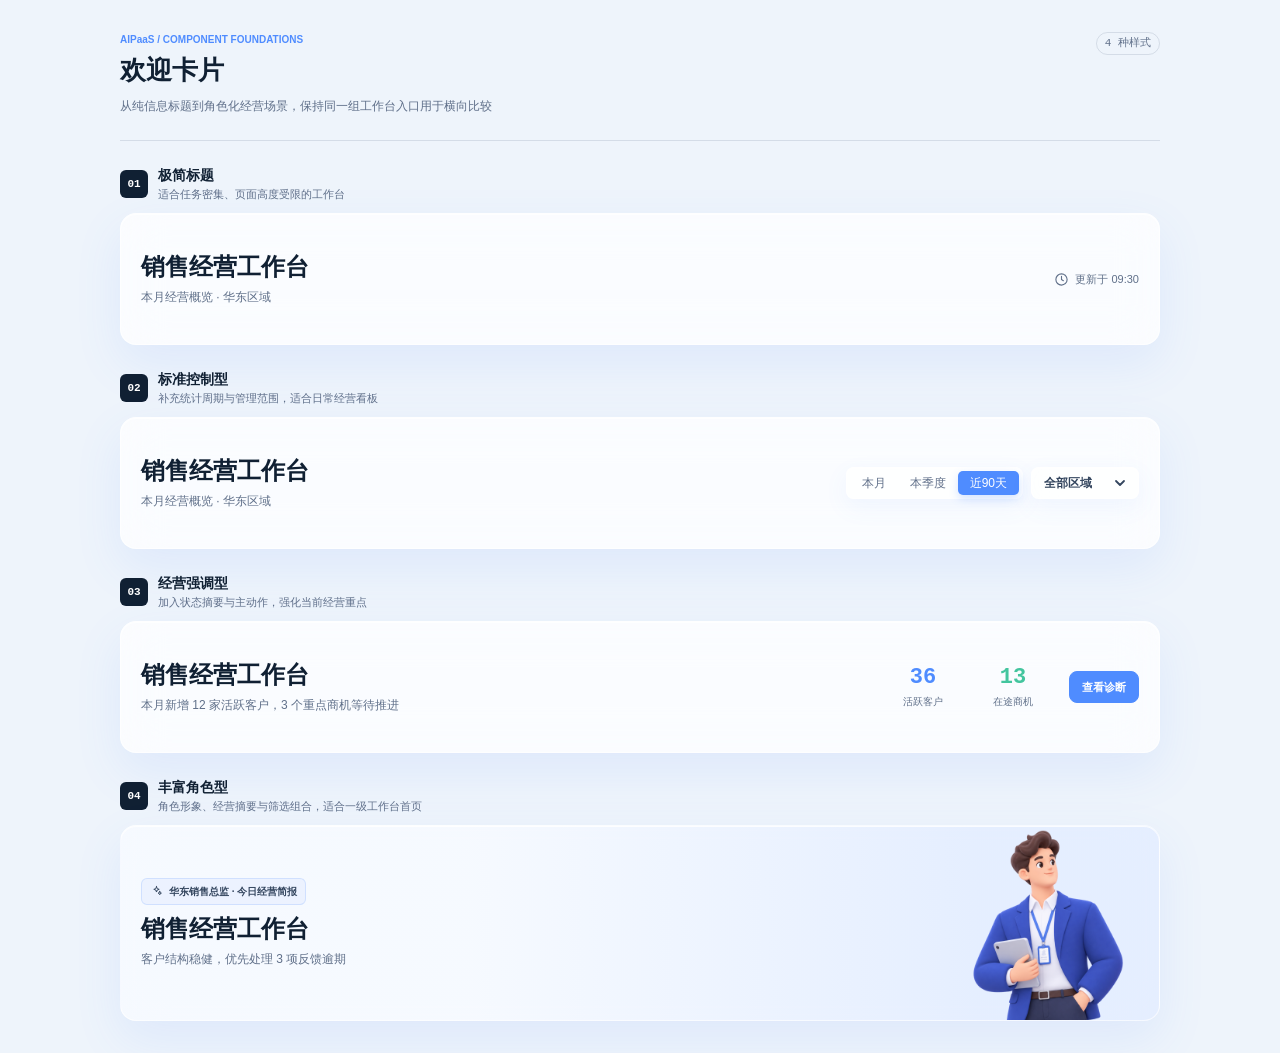
<file: assets/workbench-runtime/workbench-card-library/cards/aipaas-foundations/index.html>
<!doctype html>
<html lang="zh-CN" data-color-theme="classic" data-theme="light" data-wb-style="rich">
<head>
  <meta charset="utf-8">
  <meta name="viewport" content="width=device-width,initial-scale=1">
  <title>AIPaaS 欢迎卡片</title>
  <link rel="icon" href="data:,">
  <link rel="stylesheet" href="./card.css">
</head>
<body>
  <svg width="0" height="0" aria-hidden="true" style="position:absolute">
    <symbol id="icon-clock" viewBox="0 0 24 24"><path d="M12 3a9 9 0 1 0 0 18 9 9 0 0 0 0-18Zm0 4v5l3 2"/></symbol>
    <symbol id="icon-sparkles" viewBox="0 0 24 24"><path d="m12 3 1.3 3.7L17 8l-3.7 1.3L12 13l-1.3-3.7L7 8l3.7-1.3L12 3Zm6 9 .9 2.1L21 15l-2.1.9L18 18l-.9-2.1L15 15l2.1-.9L18 12Z"/></symbol>
  </svg>
  <main style="max-width:1080px;margin:auto;padding:32px 20px">
    <header class="wb-aipaas-page-head"><div><div class="wb-library-eyebrow">AIPaaS / COMPONENT FOUNDATIONS</div><h1>欢迎卡片</h1><p>从纯信息标题到角色化经营场景，保持同一组工作台入口用于横向比较</p></div><span class="wb-library-count">4 种样式</span></header>
    <div class="wb-aipaas-spectrum">
      <section class="wb-aipaas-variant"><header class="wb-aipaas-variant-label"><span class="wb-aipaas-variant-index">01</span><div class="wb-aipaas-variant-copy"><h2>极简标题</h2><p>适合任务密集、页面高度受限的工作台</p></div></header><div class="wb-aipaas-preview"><article class="wb-aipaas-welcome-card is-plain" aria-label="极简欢迎卡片"><div class="wb-aipaas-welcome-copy"><h3>销售经营工作台</h3><p>本月经营概览 · 华东区域</p></div><span class="wb-aipaas-update"><svg aria-hidden="true"><use href="#icon-clock"/></svg><span>更新于 09:30</span></span></article></div></section>
      <section class="wb-aipaas-variant"><header class="wb-aipaas-variant-label"><span class="wb-aipaas-variant-index">02</span><div class="wb-aipaas-variant-copy"><h2>标准控制型</h2><p>补充统计周期与管理范围，适合日常经营看板</p></div></header><div class="wb-aipaas-preview"><article class="wb-aipaas-welcome-card is-standard" aria-label="标准控制型欢迎卡片"><div class="wb-aipaas-welcome-copy"><h3>销售经营工作台</h3><p>本月经营概览 · 华东区域</p></div><div class="wb-page-control-group"><div class="wb-segmented wb-page-period" role="group" aria-label="统计周期" data-wb-semantic="reporting-period" data-wb-component="segmented-control"><button type="button" aria-pressed="false">本月</button><button type="button" aria-pressed="false">本季度</button><button type="button" aria-pressed="true">近90天</button></div><div class="wb-select wb-page-filter" data-wb-select data-wb-semantic="enum-filter" data-wb-component="composite-select" aria-label="区域筛选"><select class="wb-select-native" data-wb-select-native aria-label="区域筛选" data-wb-field-key="standalone-region" data-wb-field-label="区域" data-wb-field-type="enum"><option value="all">全部区域</option><option value="east">华东</option></select><button class="wb-select-trigger" type="button" data-wb-select-trigger aria-haspopup="listbox" aria-expanded="false" aria-controls="standaloneRegionMenu" aria-label="区域筛选" hidden><span class="wb-select-value" data-wb-select-value>全部区域</span><svg class="wb-select-chevron" viewBox="0 0 16 16" aria-hidden="true"><path d="m4 6 4 4 4-4"/></svg></button><div class="wb-select-menu" id="standaloneRegionMenu" role="listbox" data-wb-select-menu aria-label="区域筛选" hidden><button class="wb-select-option" type="button" role="option" aria-selected="true" data-value="all" data-wb-select-option>全部区域</button><button class="wb-select-option" type="button" role="option" aria-selected="false" data-value="east" data-wb-select-option>华东</button></div></div></div></article></div></section>
      <section class="wb-aipaas-variant"><header class="wb-aipaas-variant-label"><span class="wb-aipaas-variant-index">03</span><div class="wb-aipaas-variant-copy"><h2>经营强调型</h2><p>加入状态摘要与主动作，强化当前经营重点</p></div></header><div class="wb-aipaas-preview"><article class="wb-aipaas-welcome-card is-emphasis" aria-label="经营强调型欢迎卡片"><div class="wb-aipaas-welcome-copy"><h3>销售经营工作台</h3><p>本月新增 12 家活跃客户，3 个重点商机等待推进</p></div><div class="wb-aipaas-mini-metrics"><span class="wb-aipaas-mini-metric"><strong>36</strong><span>活跃客户</span></span><span class="wb-aipaas-mini-metric"><strong>13</strong><span>在途商机</span></span></div><button class="wb-compact-action is-primary" type="button">查看诊断</button></article></div></section>
      <section class="wb-aipaas-variant"><header class="wb-aipaas-variant-label"><span class="wb-aipaas-variant-index">04</span><div class="wb-aipaas-variant-copy"><h2>丰富角色型</h2><p>角色形象、经营摘要与筛选组合，适合一级工作台首页</p></div></header><div class="wb-aipaas-preview"><article class="wb-aipaas-welcome-card is-rich-role" aria-label="丰富角色型欢迎卡片"><div class="wb-aipaas-welcome-copy"><span class="wb-aipaas-role-tag"><svg aria-hidden="true"><use href="#icon-sparkles"/></svg><span>华东销售总监 · 今日经营简报</span></span><h3>销售经营工作台</h3><p>客户结构稳健，优先处理 3 项反馈逾期</p></div><figure class="wb-aipaas-role-visual" aria-hidden="true"><img src="../../role-image/总监.png" alt=""></figure></article></div></section>
    </div>
  </main>
  <script src="../../select-interactions.js"></script>
</body>
</html>
</file>
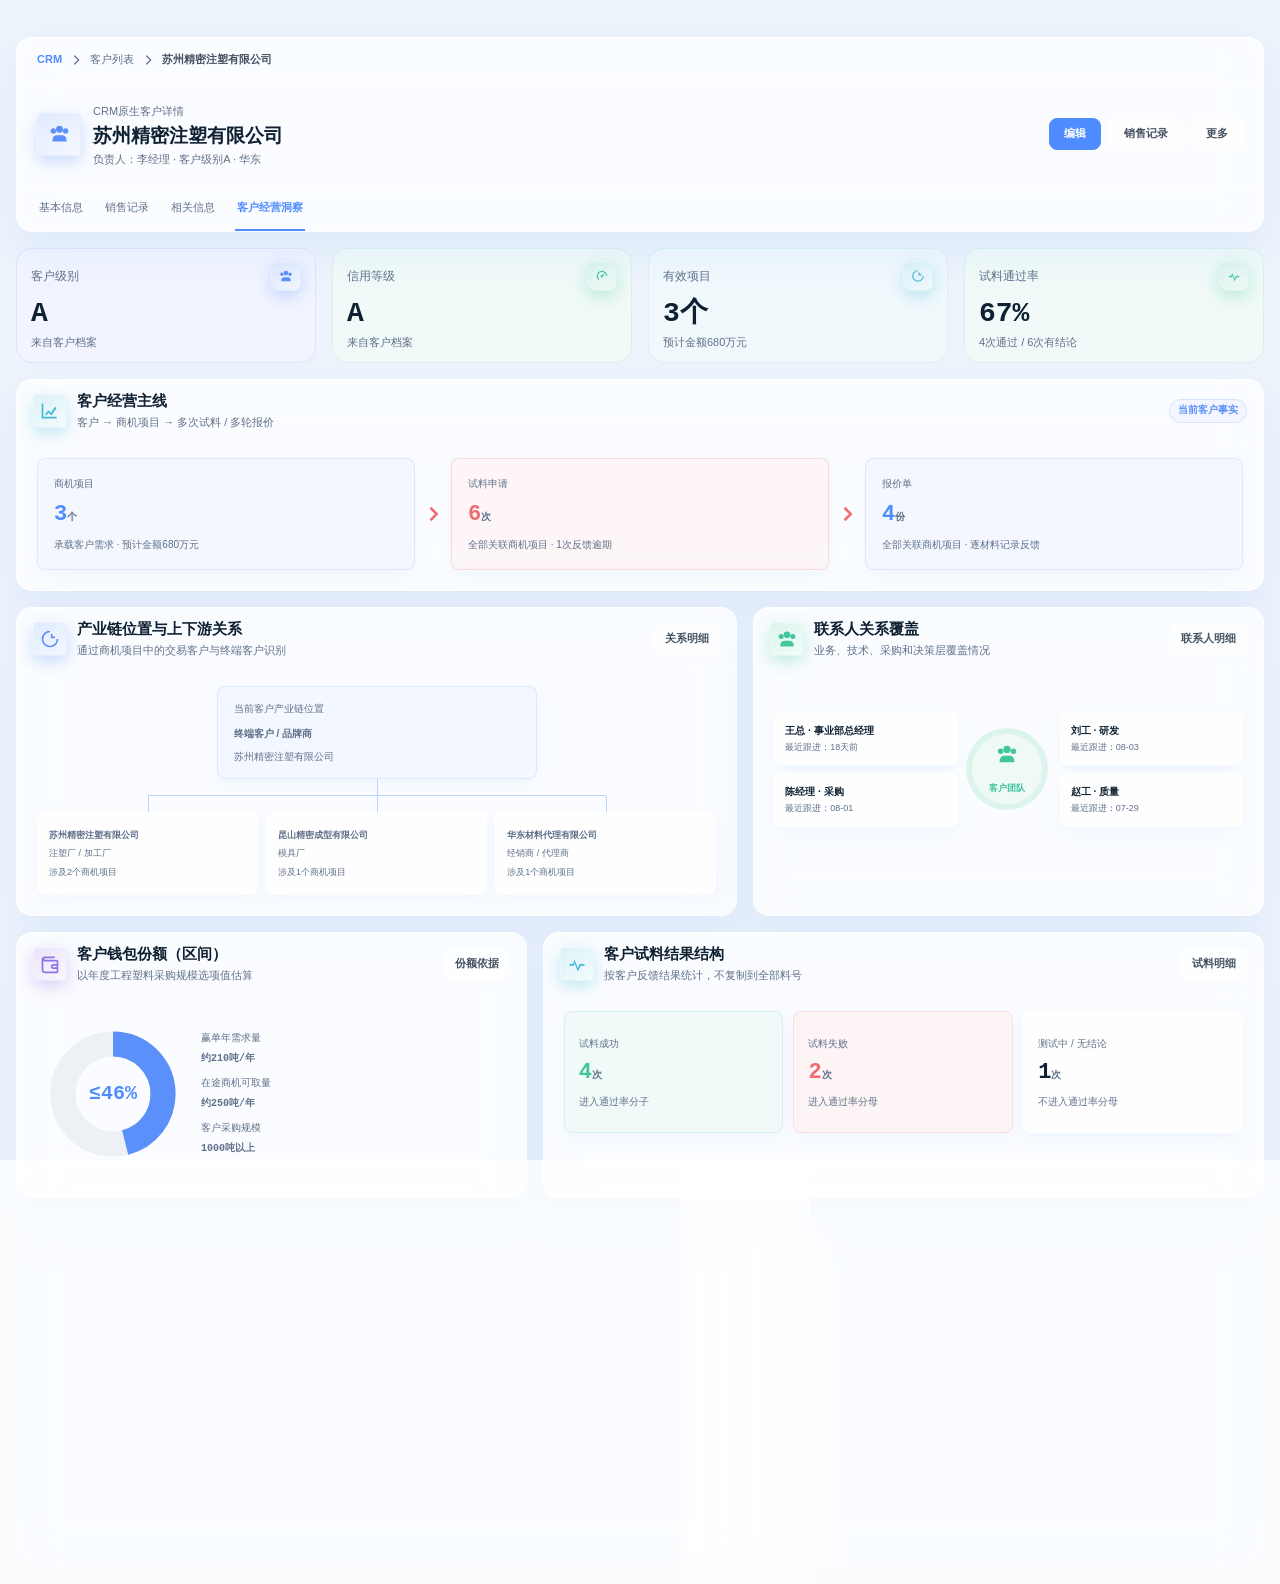
<file: assets/workbench-runtime/workbench-card-library/cards/customer-operating-insight/index.html>
<!doctype html>
<html lang="zh-CN">
<head>
  <meta charset="utf-8">
  <meta name="viewport" content="width=device-width, initial-scale=1">
  <title>客户经营洞察卡片预览</title>
  <link rel="stylesheet" href="../../tokens.css">
  <link rel="stylesheet" href="../../components.css">
  <link rel="stylesheet" href="./card.css">
  <style>body{margin:0;padding:16px;background:var(--wb-bg);font-family:var(--wb-font)}.preview{--canvas-bg:var(--wb-bg);--canvas-accent:var(--wb-accent);--canvas-text:var(--wb-text);--canvas-muted:var(--wb-text-muted);--canvas-line:var(--wb-border);--canvas-gap:16px;--canvas-radius:16px}</style>
</head>
<body>
  <svg width="0" height="0" aria-hidden="true"><defs>
    <symbol id="vg-users-three" viewBox="0 0 24 24"><path fill="currentColor" d="M12 11a4 4 0 1 0 0-8 4 4 0 0 0 0 8Zm-7 1a3 3 0 1 0 0-6 3 3 0 0 0 0 6Zm14 0a3 3 0 1 0 0-6 3 3 0 0 0 0 6ZM4 21v-2a5 5 0 0 1 5-5h6a5 5 0 0 1 5 5v2H4Z"/></symbol>
    <symbol id="vg-gauge" viewBox="0 0 24 24"><path fill="currentColor" d="M12 3a9 9 0 0 0-9 9c0 2.7 1.2 5.1 3 6.8l1.4-1.4A7 7 0 1 1 19 12h2a9 9 0 0 0-9-9Zm4.7 4.3-5.5 3.2A2 2 0 1 0 13.5 13l3.2-5.7Z"/></symbol>
    <symbol id="vg-target" viewBox="0 0 24 24"><path fill="currentColor" d="M12 2a10 10 0 1 0 10 10h-2a8 8 0 1 1-8-8V2Zm1 4v5h5V9h-3V6h-2Z"/></symbol>
    <symbol id="vg-chart-line-up" viewBox="0 0 24 24"><path fill="currentColor" d="M4 19h16v2H2V3h2v16Zm2-3 4-5 3 3 5-7 2 1.4-6.4 9-3.4-3.4-2.6 3.2L6 16Z"/></symbol>
    <symbol id="vg-heartbeat" viewBox="0 0 24 24"><path fill="currentColor" d="M3 12h4l2-5 4 10 2-5h6v2h-4.6L13 21 9 11l-.7 3H3v-2Z"/></symbol>
    <symbol id="vg-wallet" viewBox="0 0 24 24"><path fill="currentColor" d="M20 7H6a1 1 0 0 1 0-2h11a1 1 0 0 0 0-2H6a4 4 0 0 0-4 4v12a4 4 0 0 0 4 4h14a2 2 0 0 0 2-2V9a2 2 0 0 0-2-2Zm0 14H6a2 2 0 0 1-2-2V8.46A3.97 3.97 0 0 0 6 9h14v3h-4a3 3 0 0 0 0 6h4v3Zm0-5h-4a1 1 0 0 1 0-2h4v2Z"/></symbol>
    <symbol id="vg-shield-warning" viewBox="0 0 24 24"><path fill="currentColor" d="m12 2 8 3v6c0 5-3.4 9.3-8 11-4.6-1.7-8-6-8-11V5l8-3Zm-1 5v7h2V7h-2Zm0 9v2h2v-2h-2Z"/></symbol>
    <symbol id="vg-article" viewBox="0 0 24 24"><path fill="currentColor" d="M5 3h14v18H5V3Zm3 4v2h8V7H8Zm0 4v2h8v-2H8Zm0 4v2h6v-2H8Z"/></symbol>
  </defs></svg>
  <main class="preview" id="preview"></main>
  <script src="./card.js"></script>
  <script src="../../chart-interactions.js"></script>
  <script>preview.innerHTML=WorkbenchCustomerInsight.render();WorkbenchCustomerInsight.mount(preview,{showToast:message=>console.info(message)});</script>
</body>
</html>
</file>
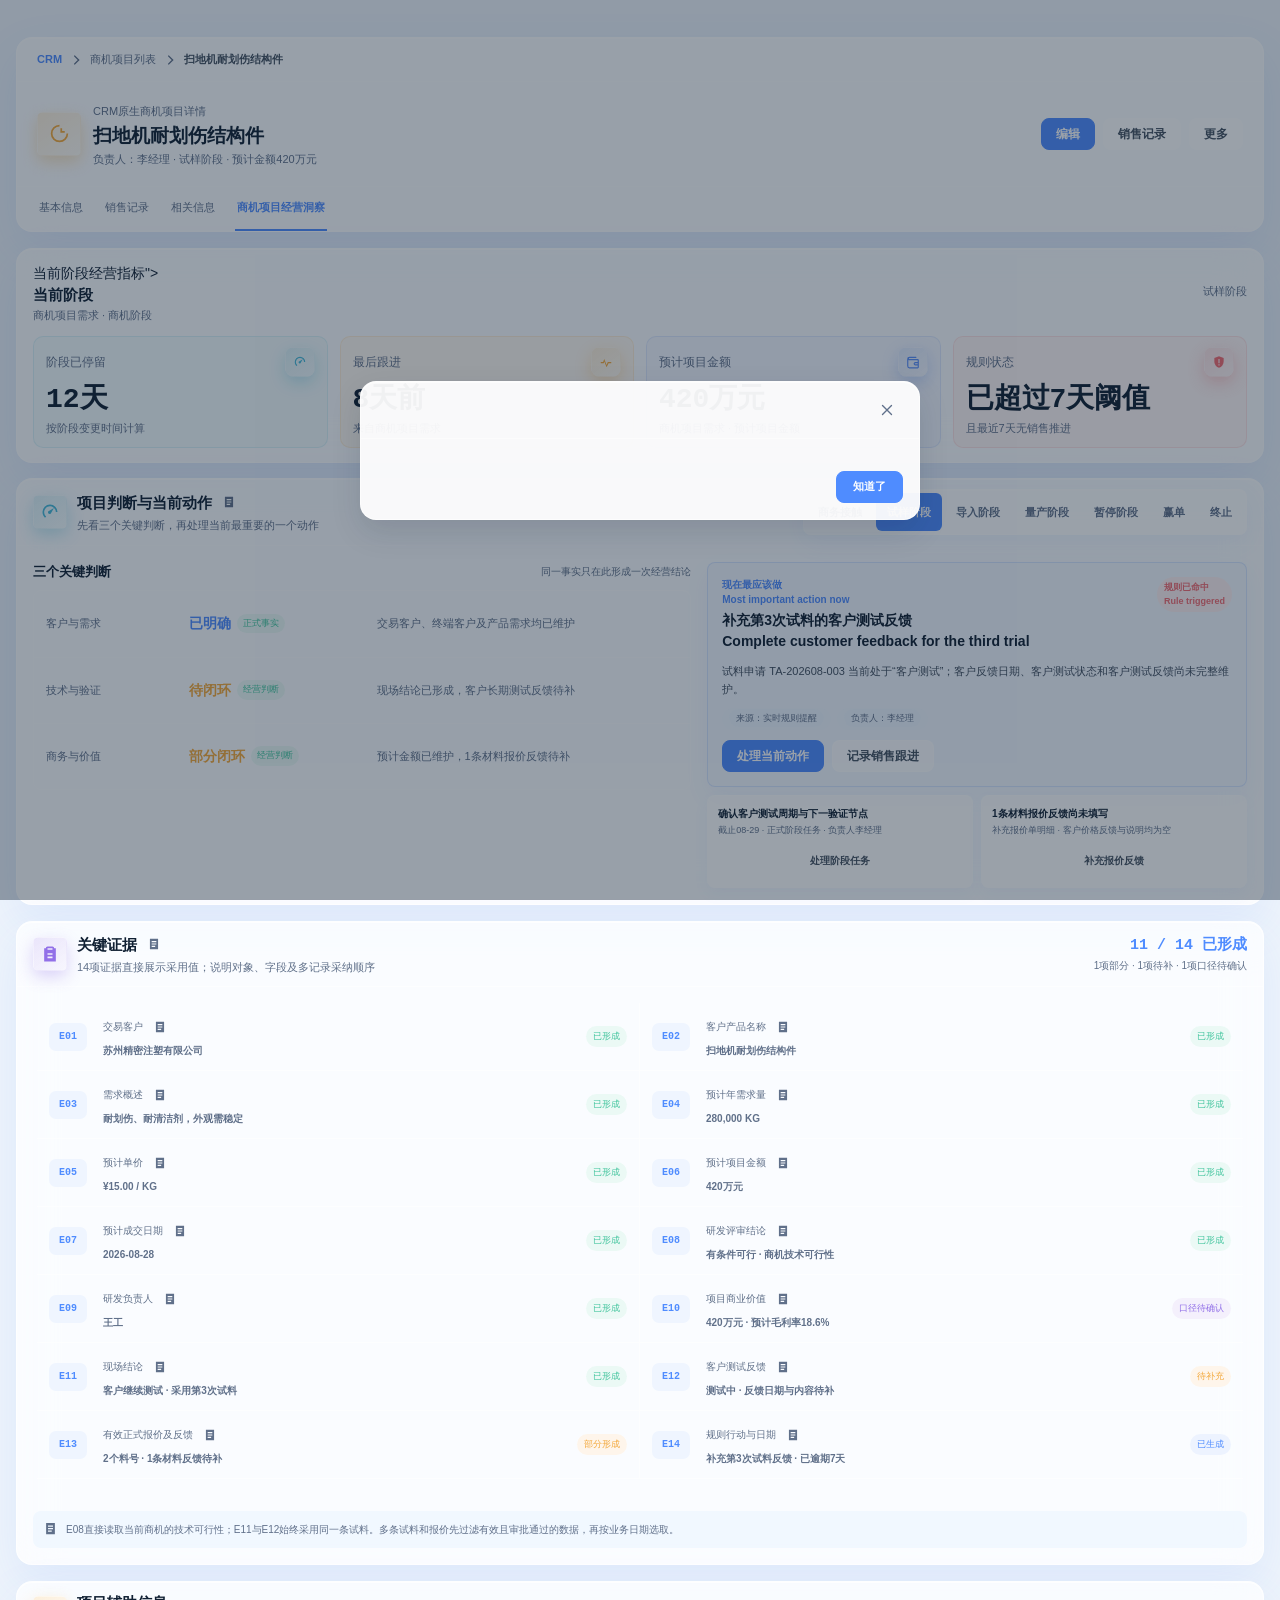
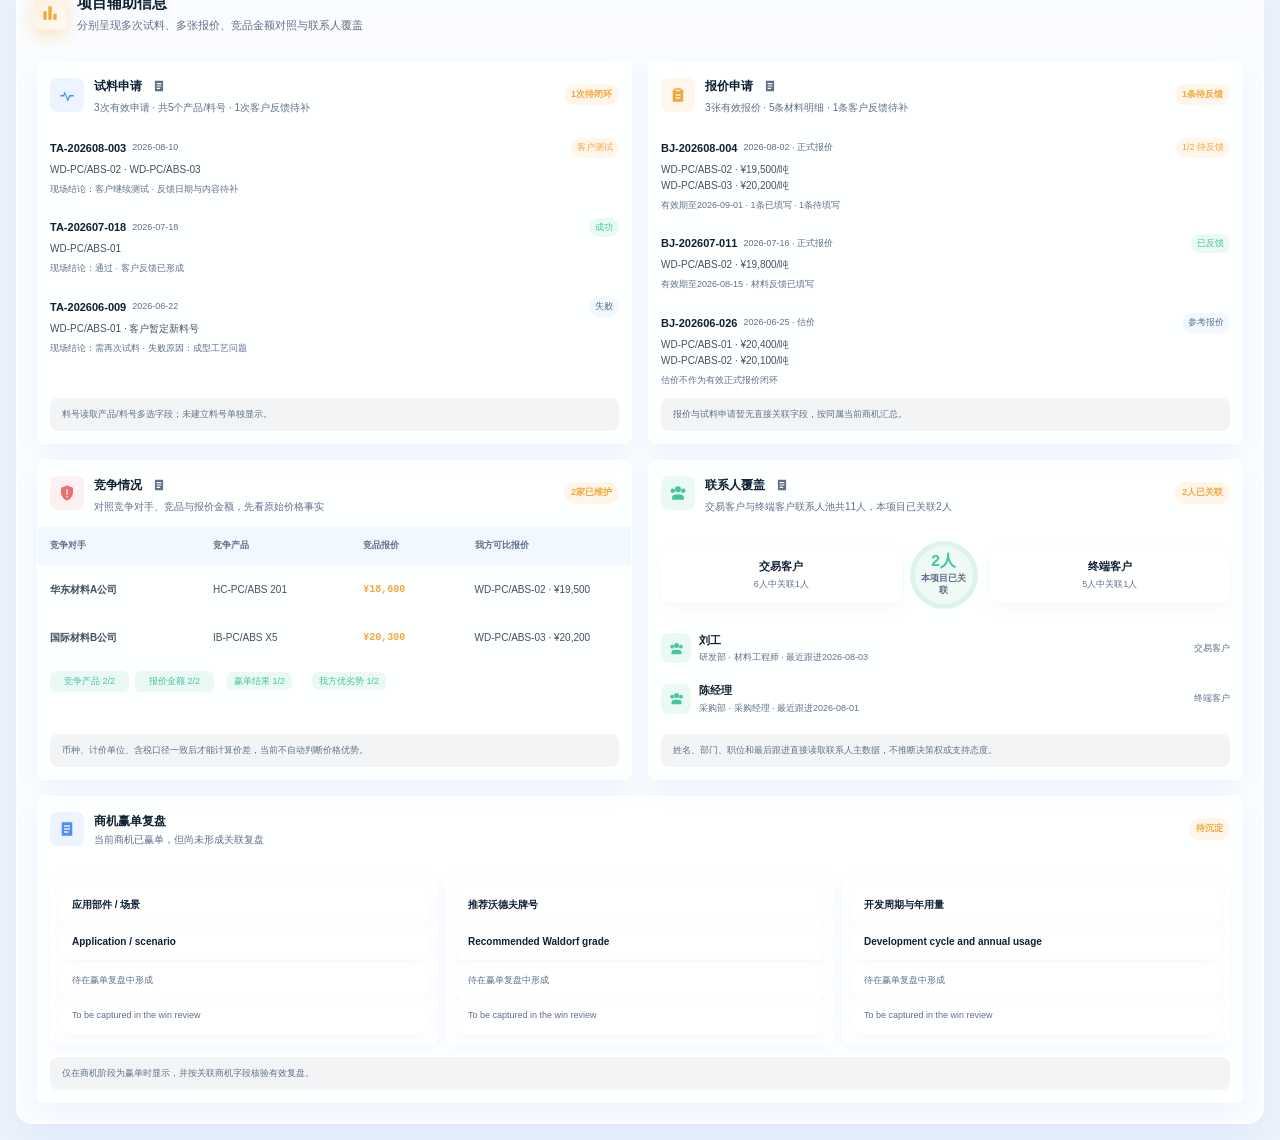
<file: assets/workbench-runtime/workbench-card-library/cards/opportunity-project-insight/index.html>
<!doctype html>
<html lang="zh-CN">
<head>
  <meta charset="utf-8">
  <meta name="viewport" content="width=device-width, initial-scale=1">
  <title>商机项目经营洞察卡片预览</title>
  <link rel="stylesheet" href="../../tokens.css">
  <link rel="stylesheet" href="../../components.css">
  <link rel="stylesheet" href="./card.css">
  <style>body{margin:0;padding:16px;background:var(--wb-bg);font-family:var(--wb-font)}.preview{--canvas-bg:var(--wb-bg);--canvas-accent:var(--wb-accent);--canvas-text:var(--wb-text);--canvas-muted:var(--wb-text-muted);--canvas-line:var(--wb-border);--canvas-gap:16px;--canvas-radius:16px}</style>
</head>
<body>
  <svg width="0" height="0" aria-hidden="true"><defs>
    <symbol id="vg-target" viewBox="0 0 24 24"><path fill="currentColor" d="M12 2a10 10 0 1 0 10 10h-2a8 8 0 1 1-8-8V2Zm1 4v5h5V9h-3V6h-2Z"/></symbol>
    <symbol id="vg-gauge" viewBox="0 0 24 24"><path fill="currentColor" d="M12 3a9 9 0 0 0-9 9c0 2.7 1.2 5.1 3 6.8l1.4-1.4A7 7 0 1 1 19 12h2a9 9 0 0 0-9-9Zm4.7 4.3-5.5 3.2A2 2 0 1 0 13.5 13l3.2-5.7Z"/></symbol>
    <symbol id="vg-clipboard-text" viewBox="0 0 24 24"><path fill="currentColor" d="M9 3h6a2 2 0 0 1 2 2h2v16H5V5h2a2 2 0 0 1 2-2Zm0 4h6V5H9v2Zm0 4v2h6v-2H9Zm0 4v2h6v-2H9Z"/></symbol>
    <symbol id="vg-chart-bar" viewBox="0 0 24 24"><path fill="currentColor" d="M4 20V10h4v10H4Zm6 0V4h4v16h-4Zm6 0v-7h4v7h-4Z"/></symbol>
    <symbol id="vg-heartbeat" viewBox="0 0 24 24"><path fill="currentColor" d="M3 12h4l2-5 4 10 2-5h6v2h-4.6L13 21 9 11l-.7 3H3v-2Z"/></symbol>
    <symbol id="vg-wallet" viewBox="0 0 24 24"><path fill="currentColor" d="M20 7H6a1 1 0 0 1 0-2h11a1 1 0 0 0 0-2H6a4 4 0 0 0-4 4v12a4 4 0 0 0 4 4h14a2 2 0 0 0 2-2V9a2 2 0 0 0-2-2Zm0 14H6a2 2 0 0 1-2-2V8.46A3.97 3.97 0 0 0 6 9h14v3h-4a3 3 0 0 0 0 6h4v3Zm0-5h-4a1 1 0 0 1 0-2h4v2Z"/></symbol>
    <symbol id="vg-shield-warning" viewBox="0 0 24 24"><path fill="currentColor" d="m12 2 8 3v6c0 5-3.4 9.3-8 11-4.6-1.7-8-6-8-11V5l8-3Zm-1 5v7h2V7h-2Zm0 9v2h2v-2h-2Z"/></symbol>
    <symbol id="vg-users-three" viewBox="0 0 24 24"><path fill="currentColor" d="M12 11a4 4 0 1 0 0-8 4 4 0 0 0 0 8Zm-7 1a3 3 0 1 0 0-6 3 3 0 0 0 0 6Zm14 0a3 3 0 1 0 0-6 3 3 0 0 0 0 6ZM4 21v-2a5 5 0 0 1 5-5h6a5 5 0 0 1 5 5v2H4Z"/></symbol>
    <symbol id="vg-article" viewBox="0 0 24 24"><path fill="currentColor" d="M5 3h14v18H5V3Zm3 4v2h8V7H8Zm0 4v2h8v-2H8Zm0 4v2h6v-2H8Z"/></symbol>
  </defs></svg>
  <main class="preview" id="preview"></main>
  <script src="./card.js"></script>
  <script>preview.innerHTML=WorkbenchOpportunityInsight.render();WorkbenchOpportunityInsight.mount(preview,{showToast:message=>console.info(message)});</script>
</body>
</html>
</file>
<file: assets/workbench-runtime/workbench-card-library/tokens.css>
/* ai-workbench-ux@1.6.38: portable canvases embed these shared tokens verbatim. */
:root {
  color-scheme: light;
  --wb-bg: #eef4fb;
  --wb-accent: #4f8cff;
  --wb-on-accent: #ffffff;
  --wb-palette-classic-accent: #4f8cff;
  --wb-palette-spruce-accent: #168b68;
  --wb-palette-coral-accent: #e66a35;
  --wb-palette-iris-accent: #7856d8;
  --wb-palette-rose-accent: #c3475c;
  --wb-palette-graphite-accent: #425a70;
  --wb-surface: rgba(255, 255, 255, 0.74);
  --wb-surface-strong: rgba(255, 255, 255, 0.9);
  --wb-surface-subtle: rgba(238, 246, 255, 0.72);
  --wb-subpanel-surface: rgba(255, 255, 255, 0.78);
  --wb-inner-tile-surface: rgba(255, 255, 255, 0.66);
  --wb-ai-insight-border: rgba(79, 104, 255, 0.2);
  --wb-ai-insight-surface: linear-gradient(96deg, #ffffff 0.58%, #ebf2ff 102.07%);
  --wb-ai-generation-gap: 8px;
  --wb-ai-generation-row-gap: 16px;
  --wb-ai-generation-action-size: 32px;
  --color-neutrals11: #737c8c;
  --wb-ai-regenerate-icon: #181c25;
  --wb-surface-hover: rgba(255, 255, 255, 0.82);
  --wb-card-surface: var(--wb-surface);
  --wb-card-border: rgba(255, 255, 255, 0.64);
  --wb-card-shadow: var(--wb-shadow);
  --wb-card-backdrop-filter: blur(var(--wb-glass-blur)) saturate(var(--wb-glass-saturation));
  --wb-icon-surface: linear-gradient(145deg, color-mix(in srgb, var(--wb-tone) 18%, var(--wb-surface)), color-mix(in srgb, var(--wb-tone) 6%, var(--wb-surface)));
  --wb-icon-border: transparent;
  --wb-icon-shadow: 0 6px 16px color-mix(in srgb, var(--wb-tone) 30%, transparent);
  --wb-minimal-icon-surface-strength: 12%;
  --wb-minimal-icon-border-strength: 20%;
  --wb-special-dark-surface: #102033;
  --wb-special-dark-border: color-mix(in srgb, var(--wb-special-dark-surface) 86%, #ffffff);
  --wb-special-dark-text: #ffffff;
  --wb-meta-surface: rgba(238, 246, 255, 0.72);
  --wb-note-surface: color-mix(in srgb, var(--wb-text) 5%, var(--wb-surface-strong));
  --wb-control-surface: rgba(255, 255, 255, 0.66);
  --wb-popover-surface: rgba(255, 255, 255, 0.94);
  --wb-table-surface: rgba(255, 255, 255, 0.58);
  --wb-table-card-padding: 16px;
  --wb-table-card-min-width: 860px;
  --wb-table-head-surface: rgba(238, 246, 255, 0.76);
  --wb-table-row-surface: rgba(255, 255, 255, 0.32);
  --wb-table-row-alt-surface: rgba(238, 246, 255, 0.28);
  --wb-table-row-hover-surface: rgba(255, 255, 255, 0.7);
  --wb-action-column-surface: color-mix(in srgb, var(--wb-bg) 18%, #fff);
  --wb-action-column-alt-surface: color-mix(in srgb, var(--wb-bg) 24%, #fff);
  --wb-action-column-hover-surface: color-mix(in srgb, var(--wb-bg) 34%, #fff);
  --wb-action-column-head-surface: color-mix(in srgb, var(--wb-bg) 30%, #fff);
  --wb-text: #102033;
  --wb-text-secondary: #34465f;
  --wb-text-muted: #60708a;
  --wb-border: rgba(255, 255, 255, 0.64);
  --wb-border-soft: rgba(255, 255, 255, 0.38);
  --wb-blue: #5b8ff9;
  --wb-cyan: #45b8d8;
  --wb-green: #43c59e;
  --wb-lime: #96bf45;
  --wb-orange: #f3a83b;
  --wb-red: #f06b72;
  --wb-purple: #9270e8;
  --wb-shareagent: #ff8000;
  --wb-tone: var(--wb-blue);
  --wb-font: Inter, Arial, Tahoma, "PingFang SC", "Hiragino Sans GB", "Microsoft YaHei", sans-serif;
  --wb-font-number: Inter, "SFMono-Regular", Consolas, "Liberation Mono", monospace;
  --wb-module-head-min-height: 44px;
  --wb-module-head-padding: 10px 16px;
  --wb-flush-body-padding: 16px 20px 20px;
  --wb-page-title-copy-gap: 4px;
  --wb-secondary-page-header-display: none;
  --wb-radius-sm: 8px;
  --wb-radius-md: 16px;
  --wb-radius-lg: 24px;
  --wb-shadow: 0 18px 48px color-mix(in srgb, var(--wb-accent) 10%, transparent), inset 0 1px 0 rgba(255, 255, 255, 0.78);
  --wb-shadow-control: inset 0 1px 0 rgba(255, 255, 255, 0.82), 0 8px 24px color-mix(in srgb, var(--wb-accent) 7%, transparent);
  --wb-shadow-popover: 0 12px 30px color-mix(in srgb, var(--wb-text) 13%, transparent), inset 0 1px 0 rgba(255, 255, 255, 0.72);
  --wb-subpanel-shadow: 0 10px 24px color-mix(in srgb, var(--wb-accent) 7%, transparent);
  --wb-inner-tile-shadow: 0 6px 16px color-mix(in srgb, var(--wb-accent) 5%, transparent);
  --wb-action-column-shadow: -8px 0 12px color-mix(in srgb, var(--wb-text) 5%, transparent);
  --wb-glass-blur: 22px;
  --wb-glass-saturation: 140%;
  --wb-gap-xs: 8px;
  --wb-gap-sm: 12px;
  --wb-gap-md: 16px;
  --wb-gap-lg: 20px;
  --wb-flat-source-gap: var(--wb-gap-md);
  --wb-composition-aside-min: 320px;
  --wb-edit-grid-gap: var(--wb-gap-md);
  --wb-edit-drag-opacity: 0.46;
  --wb-edit-drop-indicator-size: 3px;
  --wb-edit-guide-size: 4px;
  --wb-edit-guide-inset: 2px;
  --wb-edit-guide-shadow: 0 0 0 2px var(--wb-card-surface), 0 0 0 4px color-mix(in srgb, var(--wb-accent) 24%, transparent);
  --wb-edit-hide-z-index: 900;
  --wb-card-hide-action-size: 32px;
  --wb-hidden-bar-height: 40px;
  --wb-control-height: 34px;
  --wb-touch-target: 44px;
  --wb-filter-segmented-height: 32px;
  --wb-filter-segmented-gap: 4px;
  --wb-filter-option-surface-strength: 7%;
  --wb-filter-option-selected-surface-strength: 13%;
  --wb-filter-option-border-strength: 24%;
  --wb-ai-assistance-pending-dot-size: 6px;
  --wb-ai-assistance-pending-dot-color: var(--wb-orange);
  --wb-ai-assistance-row-padding: 16px;
  --wb-ai-assistance-copy-gap: 4px;
  --wb-info-list-row-padding: 12px;
  --wb-info-list-copy-gap: 4px;
  --wb-info-list-divider: var(--wb-library-divider);
  --wb-info-list-empty-icon-size: 40px;
  --wb-info-list-empty-padding: 32px 16px;
  --wb-info-list-empty-gap: 12px;
  --wb-info-list-empty-icon-color: var(--wb-text-muted);
  --wb-status-tag-height: 22px;
  --wb-status-tag-padding: 0 7px;
  --wb-status-attention-tone: var(--wb-accent);
  --wb-status-risk-tone: var(--wb-red);
  --wb-status-neutral-tone: var(--wb-text-muted);
  --wb-status-highlight-surface-strength: 16%;
  --wb-status-highlight-border-strength: 36%;
  --wb-status-tag-tone-mix: 55%;
  --wb-avatar-size: 22px;
  --wb-avatar-icon-size: 14px;
  --wb-avatar-foreground: #ffffff;
  --wb-page-filter-height: 32px;
  --wb-page-header-control-height: var(--wb-page-filter-height, 32px);
  --wb-rich-header-min-height: 220px;
  --wb-rich-header-padding: 28px 24px 24px;
  --wb-rich-header-role-size: 220px;
  --wb-rich-header-role-render-size: calc(var(--wb-rich-header-role-size) + var(--wb-rich-header-role-overhang) + 4px);
  --wb-rich-header-role-overhang: 36px;
  --wb-rich-header-top-gap: 42px;
  --wb-rich-header-role-inset: 24px;
  --wb-rich-header-role-gradient-from: rgba(229, 238, 255, 0.20);
  --wb-rich-header-role-gradient-to: rgba(144, 181, 255, 0.20);
  --wb-rich-header-surface: rgba(255, 255, 255, 0.74);
  --wb-rich-header-border: var(--wb-card-border);
  --wb-rich-header-shadow: var(--wb-card-shadow);
  --wb-role-switcher-gap: 8px;
  --wb-role-switcher-height: 32px;
  --wb-role-switcher-avatar-size: 24px;
  --wb-role-switcher-padding: 3px 10px 3px 4px;
  --wb-workspace-tab-list-max-width: 100%;
  --wb-workspace-tab-height: 34px;
  --wb-workspace-tab-gap: 2px;
  --wb-quick-card-min-height: 64px;
  --wb-quick-grid-gap: var(--wb-gap-md);
  --wb-quick-content-gap: 10px;
  --wb-object-entry-column-min: 220px;
  --wb-object-entry-column-max: 5;
  --wb-object-entry-catalog-max-width: 1600px;
  --wb-object-entry-surface-strength: 4%;
  --wb-object-entry-hover-surface-strength: 8%;
  --wb-object-entry-icon-surface-strength: 10%;
  --wb-object-entry-icon-shadow: none;
  --wb-object-entry-shadow: var(--wb-card-shadow);
  --wb-object-entry-vertical-min-height: calc(var(--wb-quick-card-min-height) * 2);
  --wb-compact-analysis-row-height: 32px;
  --wb-compact-analysis-row-gap: 4px;
  --wb-inline-action-min-width: 64px;
  --wb-hover-action-size: 30px;
  --wb-hover-action-surface: var(--wb-accent);
  --wb-hover-action-hover-surface: color-mix(in srgb, var(--wb-accent) 88%, #000);
  --wb-action-column-min: 88px;
  --wb-primary-action-height: 32px;
  --wb-compact-action-height: 32px;
  --wb-search-control-height: 32px;
  --wb-ai-composer-min-height: 104px;
  --wb-agent-composer-min-height: 160px;
  --wb-agent-composer-padding: 18px 16px 12px;
  --wb-agent-composer-radius: 20px;
  --wb-agent-composer-surface: color-mix(in srgb, var(--wb-bg) 34%, var(--wb-surface-strong));
  --wb-agent-composer-border: color-mix(in srgb, var(--wb-text-muted) 22%, var(--wb-border));
  --wb-agent-composer-focus-shadow: 0 0 0 1px var(--wb-accent), 0 14px 34px color-mix(in srgb, var(--wb-accent) 16%, transparent);
  --wb-agent-send-surface: color-mix(in srgb, var(--wb-purple) 18%, var(--wb-surface-strong));
  --wb-agent-send-active-surface: var(--wb-accent);
  --wb-agent-mobile-avatar-size: 32px;
  --wb-agent-mobile-welcome-gap: 12px;
  --wb-agent-mobile-min-height: 56px;
  --wb-agent-mobile-padding: 5px 4px;
  --wb-agent-mobile-radius: 20px;
  --wb-agent-mobile-surface: var(--wb-surface-strong);
  --wb-agent-mobile-shadow: 0 4px 12px color-mix(in srgb, var(--wb-text) 7%, transparent);
  --wb-stage-step-min-width: 148px;
  --wb-stage-step-head-height: 42px;
  --wb-stage-step-body-min-height: 92px;
  --wb-summary-metric-min-height: 112px;
  --wb-compact-baseline-card-padding: 14px 16px;
  --wb-compact-baseline-head-gap: 12px;
  --wb-compact-baseline-metric-min-height: 96px;
  --wb-compact-baseline-metric-padding: 10px 12px;
  --wb-relation-connector-height: 32px;
  --wb-relation-line: color-mix(in srgb, var(--wb-accent) 38%, var(--wb-border));
  --wb-relation-three-way-edge: calc(16.6667% - 2.667px);
  --wb-analysis-narrow-span: 5;
  --wb-analysis-wide-span: 7;
  --wb-select-menu-radius: 10px;
  --wb-select-option-radius: 7px;
  --wb-tone-surface-strength: 7%;
  --wb-tone-border-strength: 18%;
  --wb-motion: 160ms ease;
  --wb-route-focus-offset: 3px;
  --wb-entity-link-min-height: var(--wb-touch-target);
  --wb-chart-enter-duration: 1000ms;
  --wb-chart-enter-ease: cubic-bezier(0.25, 1, 0.5, 1);
  --wb-chart-overflow: clip;
  --wb-chart-tooltip-surface: #ffffff;
  --wb-chart-tooltip-border: #dee1e8;
  --wb-chart-tooltip-shadow: 0 10px 28px rgba(16, 32, 51, 0.14);
  --wb-range-track: #cfd4dc;
  --wb-range-progress: 50%;
  /* Arrange spacing: dimensions are shared; Palette colors are resolved at the control. */
  --wb-arrange-spacing-width: 320px;
  --wb-arrange-spacing-viewport-inset: 32px;
  --wb-arrange-spacing-padding: 16px;
  --wb-arrange-spacing-radius: 16px;
  --wb-arrange-spacing-head-gap: 12px;
  --wb-arrange-spacing-font-size: 12px;
  --wb-arrange-spacing-line-height: 18px;
  --wb-arrange-range-hit-height: 44px;
  --wb-arrange-range-track-height: 4px;
  --wb-arrange-range-thumb-size: 16px;
  --wb-arrange-range-thumb-border-width: 2px;
  --wb-arrange-range-thumb-shadow: 0 1px 4px rgba(0, 0, 0, 0.24);
  --wb-arrange-range-focus-width: 2px;
  --wb-arrange-range-focus-offset: 2px;
}

[data-color-theme="classic"] { --wb-bg: #eef4fb; --wb-accent: var(--wb-palette-classic-accent); }
[data-color-theme="spruce"] { --wb-bg: #eef7f3; --wb-accent: var(--wb-palette-spruce-accent); }
[data-color-theme="coral"] { --wb-bg: #fff4ed; --wb-accent: var(--wb-palette-coral-accent); }
[data-color-theme="iris"] { --wb-bg: #f5f1fb; --wb-accent: var(--wb-palette-iris-accent); }
[data-color-theme="rose"] { --wb-bg: #f9f1f3; --wb-accent: var(--wb-palette-rose-accent); }
[data-color-theme="graphite"] { --wb-bg: #f1f4f6; --wb-accent: var(--wb-palette-graphite-accent); }

[data-theme="dark"] {
  color-scheme: dark;
  --wb-status-tag-tone-mix: 35%;
  --wb-bg: #0d1118;
  --wb-surface: #1a212c;
  --wb-surface-strong: #232c38;
  --wb-surface-subtle: #171e28;
  --wb-subpanel-surface: #171e28;
  --wb-inner-tile-surface: #232c38;
  --wb-surface-hover: #293443;
  --wb-meta-surface: #232c38;
  --wb-note-surface: color-mix(in srgb, var(--wb-text-muted) 8%, var(--wb-surface-strong));
  --wb-control-surface: #202834;
  --wb-popover-surface: #232c38;
  --wb-table-surface: #151b24;
  --wb-table-head-surface: #202936;
  --wb-table-row-surface: #171e28;
  --wb-table-row-alt-surface: #1a222d;
  --wb-table-row-hover-surface: #252f3d;
  --wb-action-column-surface: #171e28;
  --wb-action-column-alt-surface: #1a222d;
  --wb-action-column-hover-surface: #252f3d;
  --wb-action-column-head-surface: #202936;
  --wb-text: #f3f5f8;
  --wb-text-secondary: #c5ccd6;
  --wb-text-muted: #8e98a8;
  --wb-border: #303947;
  --wb-border-soft: rgba(180, 193, 210, 0.14);
  --wb-ai-insight-border: color-mix(in srgb, #4f68ff 74%, #ffffff);
  --wb-ai-insight-surface: linear-gradient(96deg, color-mix(in srgb, #ffffff 12%, var(--wb-surface-strong)) 0.58%, color-mix(in srgb, #ebf2ff 18%, var(--wb-surface-strong)) 102.07%);
  --color-neutrals11: #a8b1bf;
  --wb-ai-regenerate-icon: #f3f5f8;
  --wb-shadow: 0 8px 24px rgba(0, 0, 0, 0.18);
  --wb-shadow-control: 0 8px 24px rgba(0, 0, 0, 0.16);
  --wb-shadow-popover: 0 16px 34px rgba(0, 0, 0, 0.32);
  --wb-subpanel-shadow: 0 10px 22px rgba(0, 0, 0, 0.2);
  --wb-inner-tile-shadow: 0 6px 16px rgba(0, 0, 0, 0.14);
  --wb-action-column-shadow: -8px 0 12px rgba(0, 0, 0, 0.2);
  --wb-tone-surface-strength: 12%;
  --wb-tone-border-strength: 28%;
  --wb-chart-tooltip-surface: #232c38;
  --wb-chart-tooltip-border: #3a4554;
  --wb-chart-tooltip-shadow: 0 12px 30px rgba(0, 0, 0, 0.34);
  --wb-card-surface: var(--wb-surface);
  --wb-card-border: var(--wb-border);
  --wb-card-shadow: var(--wb-shadow);
  --wb-rich-header-surface: color-mix(in srgb, var(--wb-accent) 10%, var(--wb-surface));
  --wb-rich-header-border: var(--wb-border);
  --wb-rich-header-shadow: var(--wb-shadow);
  --wb-range-track: #3a4554;
}

[data-wb-style="minimal"] {
  --wb-card-surface: #ffffff;
  --wb-card-border: color-mix(in srgb, var(--wb-text) 14%, transparent);
  --wb-card-shadow: none;
  --wb-card-backdrop-filter: none;
  --wb-icon-surface: color-mix(in srgb, var(--wb-tone) 12%, #ffffff);
  --wb-icon-border: color-mix(in srgb, var(--wb-tone) 20%, transparent);
  --wb-icon-shadow: none;
}

[data-theme="dark"][data-wb-style="minimal"] {
  --wb-card-surface: var(--wb-surface);
  --wb-card-border: var(--wb-border);
  --wb-icon-surface: color-mix(in srgb, var(--wb-tone) 14%, var(--wb-surface-strong));
  --wb-icon-border: color-mix(in srgb, var(--wb-tone) 28%, var(--wb-border));
  --wb-minimal-icon-surface-strength: 14%;
  --wb-minimal-icon-border-strength: 28%;
  --wb-special-dark-surface: #151b25;
  --wb-special-dark-border: #354052;
}

/* Library documentation layout: independent from the editable canvas. */
:root {
  --wb-library-max-width: 1440px;
  --wb-library-sidebar-width: 208px;
  --wb-library-section-gap: 32px;
  --wb-library-preview-gap: 16px;
  --wb-library-footer-gap: 24px;
  --wb-library-label-size: 12px;
  --wb-library-nav-group-gap: 24px;
  --wb-library-industry-gap: var(--wb-library-preview-gap);
  --wb-aipaas-preview-gap: 24px;
  --wb-aipaas-variant-label-size: 28px;
  --wb-library-muted-surface: color-mix(in srgb, var(--wb-bg) 55%, var(--wb-surface-strong));
  --wb-library-divider: color-mix(in srgb, var(--wb-text-muted) 18%, transparent);
}
</file>
<file: assets/workbench-runtime/workbench-card-library/components.css>
@import url("./tokens.css");
/* ai-workbench-ux@1.6.38: portable canvases embed this file after tokens.css and remove only the import above. */

*, *::before, *::after { box-sizing: border-box; }
body { margin: 0; color: var(--wb-text); background: var(--wb-bg); font-family: var(--wb-font); font-size: 14px; line-height: 1.5; }
button, input, select { font: inherit; }
button { cursor: pointer; }
button:focus-visible, a:focus-visible, [tabindex]:focus-visible { outline: 2px solid var(--wb-accent); outline-offset: 2px; }
[data-wb-route] { touch-action: manipulation; }
[data-wb-route]:focus-visible { outline-offset: var(--wb-route-focus-offset); }
.wb-entity-link {
  display: inline-flex;
  min-height: var(--wb-entity-link-min-height);
  align-items: center;
  padding: 0;
  color: var(--wb-accent);
  background: transparent;
  border: 0;
  font: inherit;
  font-weight: 700;
  line-height: inherit;
  text-align: left;
  text-decoration: none;
  transition: color var(--wb-motion), opacity var(--wb-motion);
}
.wb-entity-link:hover { color: color-mix(in srgb, var(--wb-accent) 78%, var(--wb-text)); text-decoration: underline; text-underline-offset: 3px; }
.wb-entity-link:active { opacity: 0.72; }
.wb-number { font-family: var(--wb-font-number); font-variant-numeric: tabular-nums; }

.wb-agent-composer {
  display: flex;
  min-width: 0;
  min-height: var(--wb-agent-composer-min-height);
  flex-direction: column;
  padding: var(--wb-agent-composer-padding);
  background: var(--wb-agent-composer-surface);
  border: 1px solid var(--wb-agent-composer-border);
  border-radius: var(--wb-agent-composer-radius);
  box-shadow: 0 10px 28px color-mix(in srgb, var(--wb-text) 7%, transparent);
  transition: border-color var(--wb-motion), box-shadow var(--wb-motion), background var(--wb-motion);
}
.wb-agent-composer:focus-within { border-color: var(--wb-accent); box-shadow: var(--wb-agent-composer-focus-shadow); }
.wb-agent-composer-editor { min-height: 64px; flex: 1 1 auto; }
.wb-agent-composer-editor textarea {
  display: block;
  width: 100%;
  min-height: 64px;
  padding: 0;
  resize: vertical;
  color: var(--wb-text);
  background: transparent;
  border: 0;
  outline: 0;
  font-size: 14px;
  line-height: 24px;
}
.wb-agent-composer-editor textarea::placeholder { color: var(--wb-text-muted); }
.wb-agent-composer-toolbar { display: flex; min-height: 36px; align-items: center; justify-content: space-between; gap: var(--wb-gap-md); }
.wb-agent-composer-toolbar > div { display: flex; min-width: 0; align-items: center; gap: var(--wb-gap-xs); }
.wb-agent-selector,
.wb-agent-action,
.wb-agent-send {
  display: inline-flex;
  min-height: 32px;
  align-items: center;
  justify-content: center;
  color: var(--wb-text);
  background: transparent;
  border: 0;
  border-radius: var(--wb-radius-sm);
}
.wb-agent-selector { min-width: 0; gap: 6px; padding: 0 4px; font-size: 12px; white-space: nowrap; }
.wb-agent-selector span { overflow: hidden; text-overflow: ellipsis; }
.wb-agent-action { width: 32px; padding: 0; }
.wb-agent-selector:hover,
.wb-agent-action:hover { background: var(--wb-surface-hover); }
.wb-agent-selector svg,
.wb-agent-action svg { width: 18px; height: 18px; flex: 0 0 auto; fill: none; stroke: currentColor; stroke-width: 1.7; stroke-linecap: round; stroke-linejoin: round; }
.wb-agent-selector svg:last-child { width: 12px; height: 12px; }
.wb-agent-divider { width: 1px; height: 18px; flex: 0 0 1px; background: var(--wb-agent-composer-border); }
.wb-agent-send { width: 32px; padding: 0; color: #fff; background: var(--wb-agent-send-active-surface); border-radius: 50%; transition: background var(--wb-motion), opacity var(--wb-motion); }
.wb-agent-send[disabled] { color: color-mix(in srgb, #ffffff 86%, var(--wb-text-muted)); background: var(--wb-agent-send-surface); cursor: default; }
.wb-agent-send svg { width: 32px; height: 32px; }
.wb-agent-send circle { fill: transparent; }
.wb-agent-send path { fill: currentColor; stroke: none; }

.wb-aipaas-agent-mobile-preview .wb-aipaas-agent-welcome { align-items: center; gap: var(--wb-agent-mobile-welcome-gap); }
.wb-aipaas-agent-mobile-preview .wb-aipaas-agent-logo {
  width: var(--wb-agent-mobile-avatar-size);
  height: var(--wb-agent-mobile-avatar-size);
  flex: 0 0 var(--wb-agent-mobile-avatar-size);
  border-width: 0;
  outline: 1px solid color-mix(in srgb, var(--wb-orange) 22%, var(--wb-border));
  outline-offset: -1px;
}

.wb-agent-composer.is-mobile {
  --wb-agent-composer-min-height: var(--wb-agent-mobile-min-height);
  --wb-agent-composer-padding: var(--wb-agent-mobile-padding);
  --wb-agent-composer-radius: var(--wb-agent-mobile-radius);
  --wb-agent-composer-surface: var(--wb-agent-mobile-surface);
  --wb-agent-composer-border: transparent;
  display: grid;
  grid-template-columns: var(--wb-touch-target) minmax(0, 1fr) repeat(3, var(--wb-touch-target));
  align-items: center;
  gap: 0;
  box-shadow: var(--wb-agent-mobile-shadow);
}
.wb-agent-composer.is-mobile:focus-within { box-shadow: var(--wb-agent-composer-focus-shadow); }
.wb-agent-mobile-input {
  width: 100%;
  min-width: 0;
  min-height: var(--wb-touch-target);
  padding: 0;
  color: var(--wb-text);
  background: transparent;
  border: 0;
  outline: 0;
  font-family: var(--wb-font);
  font-size: 14px;
  line-height: 24px;
  text-overflow: ellipsis;
}
.wb-agent-mobile-input::placeholder { color: var(--wb-text-muted); opacity: 1; }
.wb-agent-composer.is-mobile > button { width: var(--wb-touch-target); min-height: var(--wb-touch-target); }
.wb-agent-composer.is-mobile > button:focus-visible { outline-offset: -2px; }
.wb-agent-composer.is-mobile > .wb-agent-send { color: var(--wb-special-dark-text); background: transparent; }
.wb-agent-composer.is-mobile .wb-agent-send circle { fill: var(--wb-agent-send-active-surface); }
.wb-agent-composer.is-mobile .wb-agent-send[disabled] circle { fill: var(--wb-agent-send-surface); }
.wb-agent-composer.is-mobile .wb-agent-send:not([disabled]):hover { opacity: .85; }
.wb-agent-composer.is-mobile > button:not([disabled]):active { opacity: .7; }

.wb-card {
  min-width: 0;
  padding: 18px 20px;
  overflow: hidden;
  background: var(--wb-card-surface);
  border: 1px solid var(--wb-card-border);
  border-radius: var(--wb-radius-md);
  box-shadow: var(--wb-card-shadow);
  backdrop-filter: var(--wb-card-backdrop-filter);
  -webkit-backdrop-filter: var(--wb-card-backdrop-filter);
}
.wb-card.wb-flush-card { padding: 0; }
.wb-flush-card > .wb-flush-head { display: flex; min-height: var(--wb-module-head-min-height); align-items: center; margin: 0; padding: var(--wb-module-head-padding); border-bottom: 1px solid var(--wb-border-soft); }
.wb-flush-card > .wb-flush-body { padding: var(--wb-flush-body-padding); }
.wb-subpanel { min-width: 0; padding: 16px; background: var(--wb-subpanel-surface); border: 1px solid var(--wb-border-soft); border-radius: var(--wb-radius-sm); box-shadow: var(--wb-subpanel-shadow); backdrop-filter: none; -webkit-backdrop-filter: none; }
.wb-inner-tile { min-width: 0; padding: 12px; background: var(--wb-inner-tile-surface); border: 1px solid var(--wb-border-soft); border-radius: var(--wb-radius-sm); box-shadow: var(--wb-inner-tile-shadow); backdrop-filter: none; -webkit-backdrop-filter: none; }
.wb-composite-card { container-type: inline-size; }
.wb-composite-body { display: grid; min-width: 0; gap: var(--wb-gap-sm); }
.wb-composite-body > .wb-subpanel { min-width: 0; }
.wb-composite-split { grid-template-columns: repeat(2, minmax(0, 1fr)); align-items: stretch; }
.wb-composite-split > .wb-subpanel { display: flex; min-width: 0; flex-direction: column; }
.wb-composite-grid { display: grid; min-width: 0; grid-template-columns: repeat(auto-fit, minmax(min(260px, 100%), 1fr)); align-items: stretch; gap: var(--wb-gap-sm); }
.wb-composite-grid > .wb-subpanel { min-width: 0; }
@container (max-width: 620px) { .wb-composite-split { grid-template-columns: minmax(0, 1fr); } }
.wb-card-head { display: flex; align-items: flex-start; justify-content: space-between; gap: 14px; margin-bottom: 16px; }
.wb-title-group { display: grid; min-width: 0; grid-template-columns: 34px minmax(0, 1fr); align-items: center; gap: 10px; }
.wb-title-group.is-iconless { display: block; }
.wb-title-group.is-iconless > div { min-width: 0; }
.wb-title-group h2 { margin: 0; color: var(--wb-text); font-size: 15px; font-weight: 750; line-height: 21px; letter-spacing: 0; overflow-wrap: anywhere; }
.wb-title-group p { margin: 3px 0 0; color: var(--wb-text-muted); font-size: 11px; line-height: 17px; overflow-wrap: anywhere; }
.wb-header > .wb-title-group {
  display: grid;
  min-width: 0;
  width: 100%;
  flex: 1 1 auto;
  grid-template-columns: minmax(0, 1fr);
  grid-template-rows: auto auto;
  align-items: start;
  gap: var(--wb-page-title-copy-gap);
}
.wb-header > .wb-title-group > :is(h1, p) { min-width: 0; grid-column: 1; }
.wb-header > .wb-title-group > h1 { margin: 0; writing-mode: horizontal-tb; word-break: keep-all; overflow-wrap: normal; }
.wb-header > .wb-title-group > p { margin: 0; }
.wb-secondary-page > .wb-header { display: var(--wb-secondary-page-header-display); }
.wb-rich-header-card {
  position: relative;
  display: grid;
  min-width: 0;
  min-height: var(--wb-rich-header-min-height);
  grid-template-columns: minmax(0, 1fr) var(--wb-rich-header-role-size);
  grid-template-rows: auto minmax(12px, 1fr) auto;
  gap: 0 var(--wb-gap-md);
  padding: var(--wb-rich-header-padding);
  overflow: visible;
  background: linear-gradient(88deg, var(--wb-rich-header-role-gradient-from) 33.75%, var(--wb-rich-header-role-gradient-to) 82.55%), var(--wb-rich-header-surface);
  border: 1px solid var(--wb-rich-header-border);
  border-radius: var(--canvas-radius, var(--wb-radius-md));
  box-shadow: var(--wb-rich-header-shadow);
  backdrop-filter: var(--wb-card-backdrop-filter);
  -webkit-backdrop-filter: var(--wb-card-backdrop-filter);
}
.wb-rich-header-card > .wb-title-group { position: relative; z-index: 1; grid-column: 1; grid-row: 1; align-self: start; }
.wb-rich-header-card > :is(.wb-page-control-group, .wb-compact-action-group) { position: relative; z-index: 2; grid-column: 1; grid-row: 3; align-self: end; justify-self: start; }
.wb-rich-header-card.has-open-select { z-index: 100; }
.wb-rich-header-card > .wb-page-control-group.has-open-select { z-index: 3; overflow: visible; }
.wb-rich-header-role {
  position: absolute;
  z-index: 0;
  right: var(--wb-rich-header-role-inset);
  bottom: 0;
  width: var(--wb-rich-header-role-render-size);
  height: var(--wb-rich-header-role-render-size);
  margin: 0;
  overflow: visible;
  pointer-events: none;
}
.wb-rich-header-role img { display: block; width: 100%; height: 100%; object-fit: contain; object-position: center bottom; }
.wb-role-switcher {
  display: flex;
  width: 100%;
  min-width: 0;
  align-items: center;
  gap: var(--wb-role-switcher-gap);
  margin-top: var(--wb-gap-sm);
  padding: 2px 2px 4px;
  overflow-x: auto;
  overscroll-behavior-inline: contain;
  scrollbar-width: thin;
}
.wb-role-switcher > [role="tab"] {
  display: inline-flex;
  height: var(--wb-role-switcher-height);
  flex: 0 0 auto;
  align-items: center;
  gap: 6px;
  padding: var(--wb-role-switcher-padding);
  color: var(--wb-text-secondary);
  background: var(--wb-control-surface);
  border: 1px solid var(--wb-border-soft);
  border-radius: 999px;
  box-shadow: var(--wb-shadow-control);
  font-size: 11px;
  font-weight: 650;
  line-height: 1;
  white-space: nowrap;
  transition: color var(--wb-motion), background var(--wb-motion), border-color var(--wb-motion), box-shadow var(--wb-motion);
}
.wb-role-switcher > [role="tab"]:hover { color: var(--wb-text); border-color: color-mix(in srgb, var(--wb-accent) 28%, var(--wb-border)); }
.wb-role-switcher > [role="tab"][aria-selected="true"] {
  color: var(--wb-accent);
  background: color-mix(in srgb, var(--wb-accent) 10%, var(--wb-control-surface));
  border-color: color-mix(in srgb, var(--wb-accent) 44%, var(--wb-border));
  box-shadow: 0 0 0 2px color-mix(in srgb, var(--wb-accent) 10%, transparent);
}
.wb-role-switcher-avatar {
  display: block;
  width: var(--wb-role-switcher-avatar-size);
  height: var(--wb-role-switcher-avatar-size);
  flex: 0 0 var(--wb-role-switcher-avatar-size);
  overflow: hidden;
  background: linear-gradient(145deg, var(--wb-role-tab-gradient-from, var(--wb-rich-header-role-gradient-from)), var(--wb-role-tab-gradient-to, var(--wb-rich-header-role-gradient-to)));
  border: 1px solid color-mix(in srgb, var(--wb-accent) 12%, var(--wb-border));
  border-radius: 50%;
}
.wb-role-switcher-avatar img { display: block; width: 100%; height: 100%; object-fit: contain; object-position: center bottom; }
[data-wb-style="minimal"] .wb-rich-header-card {
  display: flex;
  min-height: 0;
  align-items: flex-start;
  justify-content: space-between;
  gap: var(--wb-gap-lg);
  padding: 4px 4px 8px;
  background: transparent;
  border: 0;
  border-radius: 0;
  box-shadow: none;
  backdrop-filter: none;
  -webkit-backdrop-filter: none;
}
[data-wb-style="minimal"] .wb-rich-header-card > :is(.wb-title-group, .wb-page-control-group, .wb-compact-action-group) { position: static; }
[data-wb-style="minimal"] .wb-rich-header-role { display: none; }
[data-wb-style="minimal"] .wb-role-switcher { display: none; }
.wb-title-meta { flex: 0 0 auto; padding: 4px 8px; color: var(--wb-text-secondary); background: var(--wb-meta-surface); border: 1px solid var(--wb-border-soft); border-radius: 999px; font-family: var(--wb-font-number); font-size: 10px; font-weight: 700; line-height: 16px; white-space: nowrap; }
.wb-card.wb-compact-baseline-card { padding: var(--wb-compact-baseline-card-padding); }
.wb-compact-baseline-card > .wb-card-head { margin-bottom: var(--wb-compact-baseline-head-gap); }
.wb-baseline-head-copy { min-width: 0; }
.wb-baseline-head-copy h2 { margin: 0; color: var(--wb-text); font-size: 15px; font-weight: 750; line-height: 21px; letter-spacing: 0; }
.wb-baseline-head-copy p { margin: 2px 0 0; color: var(--wb-text-muted); font-size: 11px; line-height: 17px; }
.wb-baseline-meta { flex: 0 0 auto; align-self: flex-start; color: var(--wb-text-muted); font-family: var(--wb-font-number); font-size: 11px; line-height: 17px; white-space: nowrap; }

/* SVG/icon-library artwork only; visible text characters are not valid icons. */
.wb-icon {
  --wb-tone: var(--wb-blue);
  --wb-icon-surface: linear-gradient(145deg, color-mix(in srgb, var(--wb-tone) 18%, var(--wb-surface)), color-mix(in srgb, var(--wb-tone) 6%, var(--wb-surface)));
  --wb-icon-border: transparent;
  --wb-icon-shadow: 0 6px 16px color-mix(in srgb, var(--wb-tone) 30%, transparent);
  display: grid;
  width: 34px;
  height: 34px;
  flex: 0 0 auto;
  place-items: center;
  color: var(--wb-tone);
  background: var(--wb-icon-surface);
  border: 1px solid var(--wb-icon-border);
  border-radius: 6px;
  box-shadow: var(--wb-icon-shadow);
}
.wb-icon svg { width: 21px; height: 21px; fill: currentColor; }
[data-wb-style="minimal"] :is(.wb-icon, .wb-quick-icon, .wb-metric-label > svg) {
  background: color-mix(in srgb, var(--wb-tone, var(--wb-accent)) var(--wb-minimal-icon-surface-strength), var(--wb-card-surface));
  border: 1px solid color-mix(in srgb, var(--wb-tone, var(--wb-accent)) var(--wb-minimal-icon-border-strength), var(--wb-card-border));
  box-shadow: none;
  backdrop-filter: none;
  -webkit-backdrop-filter: none;
}
[data-wb-style="minimal"] .wb-special-dark-card {
  color: var(--wb-special-dark-text);
  background: var(--wb-special-dark-surface);
  border-color: var(--wb-special-dark-border);
}
.wb-range { width: 100%; height: 20px; margin: 0; appearance: none; background: transparent; accent-color: var(--wb-accent); }
.wb-range::-webkit-slider-runnable-track { height: 5px; background: linear-gradient(to right, var(--wb-accent) 0 var(--wb-range-progress), var(--wb-range-track) var(--wb-range-progress) 100%); border-radius: 999px; }
.wb-range::-webkit-slider-thumb { width: 16px; height: 16px; margin-top: -5.5px; appearance: none; background: var(--wb-accent); border: 2px solid var(--wb-card-surface); border-radius: 50%; box-shadow: 0 1px 4px color-mix(in srgb, var(--wb-text) 20%, transparent); }
.wb-range::-moz-range-track { height: 5px; background: var(--wb-range-track); border: 0; border-radius: 999px; }
.wb-range::-moz-range-progress { height: 5px; background: var(--wb-accent); border-radius: 999px; }
.wb-range::-moz-range-thumb { width: 14px; height: 14px; background: var(--wb-accent); border: 2px solid var(--wb-card-surface); border-radius: 50%; box-shadow: 0 1px 4px color-mix(in srgb, var(--wb-text) 20%, transparent); }
/* Independent Arrange popover. Palette overrides belong on the popover, not :root.
   The caller owns native min/max/step, per-frame state and --wb-range-progress. */
.wb-arrange-spacing,
:scope.wb-arrange-spacing {
  --wb-range-progress: 33.333333%;
  box-sizing: border-box;
  height: auto;
  container-type: normal;
  width: min(var(--wb-arrange-spacing-width), calc(100vw - var(--wb-arrange-spacing-viewport-inset)));
  min-width: 0;
  max-width: 100%;
  padding: var(--wb-arrange-spacing-padding);
  color: var(--wb-arrange-foreground, var(--wb-text));
  background: var(--wb-arrange-surface, var(--wb-chart-tooltip-surface));
  border: 0;
  border-radius: var(--wb-arrange-spacing-radius);
  box-shadow: var(--wb-inner-tile-shadow);
  backdrop-filter: none;
  -webkit-backdrop-filter: none;
  font-family: var(--wb-font);
  font-size: var(--wb-arrange-spacing-font-size);
  line-height: var(--wb-arrange-spacing-line-height);
}
.wb-arrange-spacing-head {
  display: flex;
  min-width: 0;
  align-items: center;
  justify-content: space-between;
  gap: var(--wb-arrange-spacing-head-gap);
  color: var(--wb-arrange-foreground, var(--wb-text));
}
.wb-arrange-spacing-head > :first-child { min-width: 0; margin: 0; overflow-wrap: anywhere; font: inherit; font-weight: 600; }
.wb-arrange-spacing-head > :last-child { flex: 0 0 auto; margin: 0; color: var(--wb-arrange-muted, var(--wb-text-muted)); font: inherit; font-variant-numeric: tabular-nums; white-space: nowrap; }
.wb-arrange-range {
  display: block;
  box-sizing: border-box;
  width: 100%;
  min-width: 0;
  max-width: 100%;
  height: var(--wb-arrange-range-hit-height);
  min-height: var(--wb-arrange-range-hit-height);
  margin: 0;
  padding: 0;
  appearance: none;
  -webkit-appearance: none;
  color: var(--wb-arrange-foreground, var(--wb-text));
  background: transparent;
  border: 0;
  border-radius: var(--wb-radius-sm);
  box-shadow: none;
  accent-color: var(--wb-arrange-accent, var(--wb-accent));
  cursor: pointer;
  transition: opacity var(--wb-motion);
}
.wb-arrange-range:focus-visible { outline: var(--wb-arrange-range-focus-width) solid var(--wb-arrange-accent, var(--wb-accent)); outline-offset: var(--wb-arrange-range-focus-offset); }
.wb-arrange-range:not(:disabled):hover { opacity: 0.88; }
.wb-arrange-range:not(:disabled):active { opacity: 1; }
.wb-arrange-range:disabled { cursor: not-allowed; opacity: 0.5; }
.wb-arrange-range::-webkit-slider-runnable-track {
  box-sizing: border-box;
  height: var(--wb-arrange-range-track-height);
  background: linear-gradient(to right, var(--wb-arrange-accent, var(--wb-accent)) 0 var(--wb-range-progress), var(--wb-arrange-track, var(--wb-range-track)) var(--wb-range-progress) 100%);
  border: 0;
  border-radius: var(--wb-arrange-range-track-height);
}
.wb-arrange-range::-webkit-slider-thumb {
  box-sizing: border-box;
  width: var(--wb-arrange-range-thumb-size);
  height: var(--wb-arrange-range-thumb-size);
  margin-top: calc((var(--wb-arrange-range-track-height) - var(--wb-arrange-range-thumb-size)) / 2);
  appearance: none;
  -webkit-appearance: none;
  background: var(--wb-arrange-accent, var(--wb-accent));
  border: var(--wb-arrange-range-thumb-border-width) solid var(--wb-on-accent);
  border-radius: 50%;
  box-shadow: var(--wb-arrange-range-thumb-shadow);
}
.wb-arrange-range::-moz-range-track {
  box-sizing: border-box;
  height: var(--wb-arrange-range-track-height);
  background: linear-gradient(to right, var(--wb-arrange-accent, var(--wb-accent)) 0 var(--wb-range-progress), var(--wb-arrange-track, var(--wb-range-track)) var(--wb-range-progress) 100%);
  border: 0;
  border-radius: var(--wb-arrange-range-track-height);
}
/* Keep Firefox's native progress layer from covering the shared percentage track. */
.wb-arrange-range::-moz-range-progress { height: var(--wb-arrange-range-track-height); background: transparent; border: 0; }
.wb-arrange-range::-moz-range-thumb {
  box-sizing: border-box;
  width: var(--wb-arrange-range-thumb-size);
  height: var(--wb-arrange-range-thumb-size);
  background: var(--wb-arrange-accent, var(--wb-accent));
  border: var(--wb-arrange-range-thumb-border-width) solid var(--wb-on-accent);
  border-radius: 50%;
  box-shadow: var(--wb-arrange-range-thumb-shadow);
}
@media (prefers-reduced-motion: reduce) { .wb-arrange-range { transition: none; } }

.canvas-root.edit-mode [data-canvas-panel][hidden] { display: none !important; }
.is-blue { --wb-tone: var(--wb-blue); }
.is-cyan { --wb-tone: var(--wb-cyan); }
.is-green { --wb-tone: var(--wb-green); }
.is-orange { --wb-tone: var(--wb-orange); }
.is-red { --wb-tone: var(--wb-red); }
.is-purple { --wb-tone: var(--wb-purple); }
.is-gray { --wb-tone: var(--wb-text-muted); }

.wb-segmented { display: inline-flex; min-height: var(--wb-control-height); padding: 3px; background: var(--wb-control-surface); border: 1px solid var(--wb-border); border-radius: var(--wb-radius-sm); box-shadow: var(--wb-shadow-control); backdrop-filter: blur(18px) saturate(var(--wb-glass-saturation)); -webkit-backdrop-filter: blur(18px) saturate(var(--wb-glass-saturation)); }
.wb-segmented button { min-height: 28px; padding: 0 12px; color: var(--wb-text-muted); background: transparent; border: 0; border-radius: 5px; font-size: 12px; transition: color var(--wb-motion), background-color var(--wb-motion); }
.wb-segmented button:hover { color: var(--wb-text); background: var(--wb-surface-hover); }
.wb-segmented button:is([aria-selected="true"], [aria-pressed="true"]) { color: #fff; background: var(--wb-accent); box-shadow: 0 4px 10px color-mix(in srgb, var(--wb-accent) 24%, transparent); }
.wb-segmented button:is([aria-selected="true"], [aria-pressed="true"]):hover { color: #fff; background: var(--wb-accent); }
.wb-filter-segmented {
  display: inline-flex;
  width: max-content;
  min-width: 0;
  min-height: var(--wb-filter-segmented-height);
  align-items: center;
  gap: var(--wb-filter-segmented-gap);
  padding: 0;
  overflow-x: auto;
  background: transparent;
  border: 0;
  border-radius: 0;
  box-shadow: none;
  scrollbar-width: none;
  backdrop-filter: none;
  -webkit-backdrop-filter: none;
}
.wb-filter-segmented::-webkit-scrollbar { display: none; }
.wb-filter-segmented button {
  min-width: max-content;
  min-height: var(--wb-filter-segmented-height);
  padding: 0 10px;
  color: var(--wb-text-secondary);
  background: transparent;
  border: 1px solid transparent;
  border-radius: var(--wb-radius-sm);
  font-size: 11px;
  font-weight: 650;
  line-height: 1;
  white-space: nowrap;
  transition: color var(--wb-motion), background-color var(--wb-motion), border-color var(--wb-motion);
}
.wb-filter-segmented button:hover {
  color: var(--wb-text);
  background: color-mix(in srgb, var(--wb-accent) var(--wb-filter-option-surface-strength), var(--wb-surface-strong));
  border-color: color-mix(in srgb, var(--wb-accent) 14%, transparent);
}
.wb-filter-segmented button[aria-selected="true"],
.wb-filter-segmented button[aria-pressed="true"] {
  color: color-mix(in srgb, var(--wb-accent) 78%, var(--wb-text));
  background: color-mix(in srgb, var(--wb-accent) var(--wb-filter-option-selected-surface-strength), var(--wb-surface-strong));
  border-color: color-mix(in srgb, var(--wb-accent) var(--wb-filter-option-border-strength), var(--wb-border));
  font-weight: 750;
}
.wb-filter-segmented button[aria-selected="true"]:hover,
.wb-filter-segmented button[aria-pressed="true"]:hover {
  color: color-mix(in srgb, var(--wb-accent) 78%, var(--wb-text));
  background: color-mix(in srgb, var(--wb-accent) calc(var(--wb-filter-option-selected-surface-strength) + 3%), var(--wb-surface-hover));
  border-color: color-mix(in srgb, var(--wb-accent) calc(var(--wb-filter-option-border-strength) + 6%), var(--wb-border));
}
.wb-page-period,
.wb-select.wb-page-filter { box-sizing: border-box; height: var(--wb-page-header-control-height, 32px); min-height: var(--wb-page-header-control-height, 32px); flex: 0 0 auto; }
.wb-page-period > button { box-sizing: border-box; height: calc(var(--wb-page-header-control-height, 32px) - 8px); min-height: 0; white-space: nowrap; }
.wb-page-control-group { display: flex; width: max-content; max-width: none; flex: 0 0 auto; flex-wrap: nowrap; align-items: center; gap: var(--wb-gap-xs); }
.wb-page-control-group.has-open-select { overflow: visible; }
.wb-workspace-tab-bar { display: flex; width: 100%; min-width: 0; align-items: center; gap: var(--wb-gap-xs); }
.wb-workspace-tab-list { display: inline-flex; width: max-content; min-width: 0; max-width: var(--wb-workspace-tab-list-max-width); height: var(--wb-workspace-tab-height); flex: 0 1 auto; align-items: center; gap: var(--wb-workspace-tab-gap); padding: 3px; overflow-x: auto; background: var(--wb-control-surface); border: 0; border-radius: var(--wb-radius-sm); box-shadow: var(--wb-shadow-control); scrollbar-width: none; backdrop-filter: blur(18px) saturate(var(--wb-glass-saturation)); -webkit-backdrop-filter: blur(18px) saturate(var(--wb-glass-saturation)); }
.wb-workspace-tab-list::-webkit-scrollbar { display: none; }
.wb-workspace-tab { display: inline-flex; min-width: max-content; min-height: 28px; flex: 0 0 auto; align-items: center; justify-content: center; padding: 0 12px; color: var(--wb-text-muted); background: transparent; border: 0; border-radius: 5px; font-size: 12px; font-weight: 650; transition: color var(--wb-motion), background-color var(--wb-motion); }
.wb-workspace-tab:hover { color: var(--wb-text); background: var(--wb-surface-hover); }
.wb-workspace-tab[aria-selected="true"] { color: var(--wb-text); background: var(--wb-surface-strong); }
.wb-workspace-tab-bar > .wb-icon-button { flex: 0 0 auto; margin-left: auto; }
.wb-select { position: relative; min-width: 108px; color: var(--wb-text); font-size: 12px; }
.wb-select.is-open { z-index: 90; }
.wb-select.wb-page-filter { --wb-control-height: var(--wb-page-header-control-height, 32px); }
.wb-select-native,
select.wb-select { width: 100%; height: var(--wb-control-height); padding: 0 30px 0 12px; color: var(--wb-text); background: var(--wb-control-surface); border: 1px solid var(--wb-border); border-radius: var(--wb-radius-sm); box-shadow: var(--wb-shadow-control); outline: 0; font-size: 12px; backdrop-filter: blur(18px) saturate(var(--wb-glass-saturation)); -webkit-backdrop-filter: blur(18px) saturate(var(--wb-glass-saturation)); }
.wb-select.is-ready > .wb-select-native { position: absolute; width: 1px; min-width: 1px; height: 1px; min-height: 1px; margin: -1px; padding: 0; overflow: hidden; border: 0; clip: rect(0 0 0 0); clip-path: inset(50%); white-space: nowrap; }
.wb-select-trigger { display: flex; width: 100%; min-height: var(--wb-control-height); align-items: center; justify-content: space-between; gap: 10px; padding: 0 10px 0 12px; color: var(--wb-text-secondary); background: var(--wb-control-surface); border: 1px solid var(--wb-border); border-radius: var(--wb-radius-sm); box-shadow: var(--wb-shadow-control); font-size: 12px; font-weight: 650; text-align: left; backdrop-filter: blur(18px) saturate(var(--wb-glass-saturation)); -webkit-backdrop-filter: blur(18px) saturate(var(--wb-glass-saturation)); transition: border-color var(--wb-motion), box-shadow var(--wb-motion), background-color var(--wb-motion); }
.wb-select.wb-page-filter > .wb-select-trigger,
.wb-select.wb-page-filter:not(.is-ready) > .wb-select-native { box-sizing: border-box; height: var(--wb-page-header-control-height, 32px); min-height: 0; }
.wb-select-trigger:hover { color: var(--wb-text); border-color: color-mix(in srgb, var(--wb-accent) 30%, var(--wb-border)); }
.wb-select-trigger[aria-expanded="true"] { border-color: color-mix(in srgb, var(--wb-accent) 58%, var(--wb-border)); box-shadow: var(--wb-shadow-control), 0 0 0 3px color-mix(in srgb, var(--wb-accent) 16%, transparent); }
.wb-select-trigger:disabled { cursor: not-allowed; opacity: 0.5; }
.wb-select-value { min-width: 0; overflow: hidden; text-overflow: ellipsis; white-space: nowrap; }
.wb-select-chevron { width: 16px; height: 16px; flex: 0 0 auto; fill: none; stroke: currentColor; stroke-linecap: round; stroke-linejoin: round; stroke-width: 1.8; transition: transform var(--wb-motion); }
.wb-select-trigger[aria-expanded="true"] .wb-select-chevron { transform: rotate(180deg); }
.wb-select-menu { position: absolute; top: calc(100% + 7px); right: 0; z-index: 80; display: grid; width: max-content; min-width: 100%; max-width: min(280px, calc(100vw - 24px)); gap: 3px; padding: 6px; overflow: hidden; background: var(--wb-popover-surface); border: 1px solid var(--wb-border); border-radius: var(--wb-select-menu-radius); box-shadow: var(--wb-shadow-popover); transform-origin: top right; animation: wb-select-menu-enter var(--wb-motion) both; backdrop-filter: blur(18px) saturate(var(--wb-glass-saturation)); -webkit-backdrop-filter: blur(18px) saturate(var(--wb-glass-saturation)); }
.wb-select-menu[hidden] { display: none; }
.wb-select-option { display: flex; width: 100%; min-height: 38px; align-items: center; padding: 0 10px; color: var(--wb-text-secondary); background: transparent; border: 1px solid transparent; border-radius: var(--wb-select-option-radius); font-size: 12px; text-align: left; white-space: nowrap; transition: color var(--wb-motion), background-color var(--wb-motion), border-color var(--wb-motion); }
.wb-select-option:hover,
.wb-select-option:focus-visible { color: var(--wb-text); background: color-mix(in srgb, var(--wb-accent) 7%, transparent); outline: 0; }
.wb-select-option[aria-selected="true"] { color: var(--wb-text); background: color-mix(in srgb, var(--wb-accent) 11%, transparent); border-color: color-mix(in srgb, var(--wb-accent) 20%, transparent); font-weight: 700; }
.wb-search-field { position: relative; display: flex; min-width: 0; align-items: center; color: var(--wb-text-muted); }
.wb-search-field > svg { position: absolute; left: 11px; z-index: 1; width: 16px; height: 16px; color: currentColor; fill: currentColor; pointer-events: none; }
.wb-search-field > input[type="search"] { width: 100%; height: var(--wb-search-control-height); min-height: var(--wb-search-control-height); padding: 0 12px 0 36px; color: var(--wb-text); background: var(--wb-control-surface); border: 1px solid var(--wb-border); border-radius: var(--wb-radius-sm); box-shadow: var(--wb-shadow-control); outline: 0; font-size: 11px; }
.wb-search-field > input[type="search"]:hover { border-color: color-mix(in srgb, var(--wb-accent) 30%, var(--wb-border)); }
.wb-search-field > input[type="search"]:focus-visible { border-color: color-mix(in srgb, var(--wb-accent) 58%, var(--wb-border)); box-shadow: var(--wb-shadow-control), 0 0 0 3px color-mix(in srgb, var(--wb-accent) 16%, transparent); }
.wb-icon-button { display: inline-grid; width: var(--wb-touch-target); height: var(--wb-touch-target); place-items: center; color: var(--wb-text-secondary); background: transparent; border: 0; border-radius: var(--wb-radius-sm); }
.wb-icon-button:hover { background: rgba(96, 112, 138, 0.08); }
.wb-icon-button svg { width: 18px; height: 18px; fill: currentColor; }
.wb-ai-generation-meta { display: inline-flex; min-width: 0; flex: 0 0 auto; align-items: center; justify-content: flex-end; gap: var(--wb-ai-generation-gap); color: var(--wb-text-muted); }
.wb-ai-generation-row { display: flex; min-width: 0; align-items: center; justify-content: space-between; gap: var(--wb-ai-generation-row-gap); }
.wb-ai-generation-time { color: var(--color-neutrals11); font-feature-settings: "liga" 0, "clig" 0; font-family: "Source Han Sans CN", var(--wb-font); font-size: 12px; font-style: normal; font-weight: 400; line-height: 18px; white-space: nowrap; }
.wb-ai-regenerate.wb-icon-button { width: var(--wb-ai-generation-action-size); height: var(--wb-ai-generation-action-size); color: var(--wb-ai-regenerate-icon); background: transparent; border: 0; box-shadow: none; }
.wb-ai-regenerate.wb-icon-button:hover { color: var(--wb-accent); background: transparent; }
.wb-ai-regenerate.wb-icon-button:focus-visible { color: var(--wb-accent); border-color: var(--wb-accent); outline: 3px solid color-mix(in srgb, var(--wb-accent) 18%, transparent); outline-offset: 1px; }
.wb-ai-regenerate.wb-icon-button svg { width: 16px; height: 16px; fill: currentColor; }

.wb-aipaas-insight-brief {
  display: grid;
  min-width: 0;
  grid-template-columns: minmax(0, 1fr) minmax(320px, 38%);
  grid-template-areas: "copy side" "footer footer";
  align-items: center;
  gap: 12px 24px;
  padding: 20px;
  color: var(--wb-text);
  background: var(--wb-card-surface);
  border: 1px solid var(--wb-card-border);
  border-radius: var(--wb-radius-md);
  box-shadow: var(--wb-card-shadow);
  backdrop-filter: var(--wb-card-backdrop-filter);
  -webkit-backdrop-filter: var(--wb-card-backdrop-filter);
}
.wb-aipaas-insight-copy { grid-area: copy; min-width: 0; overflow-wrap: anywhere; }
.wb-aipaas-insight-copy h2 { margin: 0; font-size: 18px; line-height: 28px; font-weight: 750; }
.wb-aipaas-insight-copy p { margin: 7px 0 0; color: var(--wb-text-muted); font-size: 12px; line-height: 20px; }
.wb-aipaas-insight-side { display: grid; min-width: 0; grid-area: side; gap: 14px; }
.wb-aipaas-insight-footer { grid-area: footer; }
.wb-aipaas-alert-metrics { display: grid; grid-template-columns: repeat(3, minmax(0, 1fr)); gap: 8px; }
.wb-aipaas-alert-metrics > span { display: flex; min-width: 0; min-height: 54px; align-items: baseline; justify-content: center; gap: 6px; padding: 10px 8px; background: var(--wb-inner-tile-surface); border: 1px solid var(--wb-border-soft); border-radius: var(--wb-radius-sm); box-shadow: var(--wb-inner-tile-shadow); }
.wb-aipaas-alert-metrics strong { color: var(--wb-accent); font-size: 24px; line-height: 30px; overflow-wrap: anywhere; }
.wb-aipaas-alert-metrics > span:nth-child(n+2) strong { color: var(--wb-orange); }
.wb-aipaas-alert-metrics small { color: var(--wb-text-secondary); font-size: 11px; line-height: 18px; }
.wb-aipaas-insight-actions { display: flex; justify-content: flex-end; gap: 8px; }
.wb-aipaas-insight-actions .wb-compact-action svg { width: 14px; height: 14px; fill: currentColor; }
.wb-compact-action.is-purple { color: var(--wb-purple); border-color: color-mix(in srgb, var(--wb-purple) 28%, var(--wb-border)); background: color-mix(in srgb, var(--wb-purple) 7%, var(--wb-surface-strong)); }
.wb-aipaas-recognition { padding: 16px; }
.wb-aipaas-recognition-grid { display: grid; min-width: 0; grid-template-columns: repeat(5, minmax(0, 1fr)); gap: 10px; }
.wb-aipaas-recognizer { display: flex; min-width: 0; min-height: 184px; flex-direction: column; align-items: stretch; gap: 8px; padding: 12px; color: var(--wb-text); background: var(--wb-subpanel-surface); border: 1px solid var(--wb-border-soft); border-radius: var(--wb-radius-sm); box-shadow: var(--wb-subpanel-shadow); text-align: left; transition: transform var(--wb-motion), border-color var(--wb-motion), box-shadow var(--wb-motion); }
.wb-aipaas-recognizer:hover { transform: translateY(-2px); border-color: color-mix(in srgb, var(--wb-accent) 35%, var(--wb-border-soft)); box-shadow: var(--wb-card-shadow); }
.wb-aipaas-recognizer-head { display: grid; min-width: 0; grid-template-columns: 22px minmax(0, 1fr) auto; align-items: center; gap: 6px; }
.wb-aipaas-recognizer-head svg { width: 20px; height: 20px; color: var(--wb-text-secondary); fill: currentColor; }
.wb-aipaas-recognizer-head strong { min-width: 0; overflow: hidden; font-size: 13px; line-height: 20px; text-overflow: ellipsis; white-space: nowrap; }
.wb-aipaas-recognizer-head b { color: var(--wb-purple); font-family: var(--wb-font-number); font-size: 10px; white-space: nowrap; }
.wb-aipaas-recognizer > small { min-height: 34px; color: var(--wb-text-muted); font-size: 10px; line-height: 17px; }
.wb-aipaas-diagnosis { display: flex; min-width: 0; flex: 1; align-items: flex-start; gap: 6px; padding: 9px; color: var(--wb-text-secondary); background: var(--wb-ai-insight-surface); border: 1px solid var(--wb-ai-insight-border); border-radius: 6px; font-size: 10px; line-height: 17px; overflow-wrap: anywhere; }
.wb-aipaas-diagnosis b { flex: none; color: var(--wb-purple); font-family: var(--wb-font-number); }
.wb-aipaas-diagnosis > svg { width: 14px; height: 17px; flex: none; color: var(--wb-purple); fill: currentColor; }
.wb-aipaas-recognizer em { align-self: flex-start; color: var(--wb-purple); font-size: 10px; font-style: normal; font-weight: 750; }
.wb-aipaas-recognizer em.is-risk { color: var(--wb-red); }
@container wb-aipaas-preview (max-width: 960px) {
  .wb-aipaas-insight-brief { grid-template-columns: minmax(0, 1fr); grid-template-areas: "copy" "side" "footer"; }
  .wb-aipaas-recognition-grid { grid-template-columns: repeat(2, minmax(0, 1fr)); }
  .wb-aipaas-recognizer:last-child { grid-column: 1 / -1; min-height: 0; }
}
@container wb-aipaas-preview (max-width: 620px) {
  .wb-aipaas-insight-footer { align-items: flex-start; flex-direction: column-reverse; }
  .wb-aipaas-alert-metrics { grid-template-columns: minmax(0, 1fr); }
  .wb-aipaas-alert-metrics > span { justify-content: flex-start; }
  .wb-aipaas-insight-actions { flex-wrap: wrap; justify-content: flex-start; }
  .wb-aipaas-recognition-grid { grid-template-columns: minmax(0, 1fr); }
  .wb-aipaas-recognizer:last-child { grid-column: 1; }
  .wb-aipaas-recognition > .wb-card-head { flex-direction: column; align-items: flex-start; }
}

.wb-quick-grid { display: grid; gap: var(--wb-quick-grid-gap); align-items: stretch; }
.wb-quick-card { position: relative; display: grid; min-width: 0; min-height: var(--wb-quick-card-min-height); grid-template-columns: 32px minmax(0, 1fr) auto; align-items: center; gap: var(--wb-quick-content-gap); padding: 10px 12px; color: var(--wb-text); background: var(--wb-surface); border: 1px solid var(--wb-border); border-radius: var(--wb-radius-sm); text-align: left; }
.wb-quick-card:hover { background: color-mix(in srgb, var(--wb-surface-strong) 76%, var(--wb-accent) 4%); }
.wb-quick-card.is-composite { display: block; padding: 0; }
.wb-quick-card.is-composite > .wb-quick-card-main { min-height:calc(var(--wb-quick-card-min-height) - 2px); }
.wb-quick-card-main { display: grid; width: 100%; min-width: 0; min-height: var(--wb-quick-card-min-height); grid-template-columns: 32px minmax(0, 1fr) auto; align-items: center; gap: var(--wb-quick-content-gap); padding: 10px 12px; color: inherit; background: transparent; border: 0; text-align: left; }
.wb-quick-icon { display: grid; width: 32px; height: 32px; place-items: center; color: var(--wb-tone, var(--wb-text-muted)); background: color-mix(in srgb, var(--wb-tone, var(--wb-text-muted)) 9%, var(--wb-surface-strong)); border-radius: 7px; }
.wb-quick-icon svg { width: 16px; height: 16px; fill: currentColor; }
.wb-quick-copy { min-width: 0; }
.wb-quick-copy b, .wb-quick-copy small { display: block; overflow: hidden; text-overflow: ellipsis; white-space: nowrap; }
.wb-quick-copy b { font-size: 12px; line-height: 18px; }
.wb-quick-copy small { color: var(--wb-text-muted); font-size: 10px; line-height: 16px; }
.wb-quick-card > strong, .wb-quick-card-main > strong { font-family: var(--wb-font-number); font-size: 19px; line-height: 1; }

.wb-object-entry-grid { display: grid; min-width: 0; align-items: stretch; gap: var(--wb-quick-grid-gap); }
.wb-object-entry-card,
.wb-aipaas-entry-card {
  --wb-tone: var(--wb-blue);
  display: grid;
  width: 100%;
  min-width: 0;
  height: var(--wb-quick-card-min-height);
  grid-template-columns: 34px minmax(0, 1fr) minmax(0, auto);
  align-items: center;
  gap: var(--wb-quick-content-gap);
  padding: 8px 12px;
  color: var(--wb-text);
  background: color-mix(in srgb, var(--wb-tone) 4%, var(--wb-inner-tile-surface));
  border: 1px solid color-mix(in srgb, var(--wb-tone) 10%, var(--wb-border-soft));
  border-radius: var(--wb-radius-sm);
  text-align: left;
  transition: border-color var(--wb-motion), transform var(--wb-motion), box-shadow var(--wb-motion);
}
.wb-object-entry-card:hover,
.wb-aipaas-entry-card:hover { transform: translateY(-1px); border-color: color-mix(in srgb, var(--wb-tone) 28%, var(--wb-border)); box-shadow: 0 8px 18px color-mix(in srgb, var(--wb-tone) 10%, transparent); }
.wb-object-entry-copy,
.wb-aipaas-entry-card > span:nth-child(2) { display: grid; min-width: 0; gap: 1px; }
.wb-object-entry-copy strong,
.wb-object-entry-copy small,
.wb-aipaas-entry-card > span:nth-child(2) strong,
.wb-aipaas-entry-card > span:nth-child(2) small { min-width: 0; overflow: hidden; text-overflow: ellipsis; white-space: nowrap; }
.wb-object-entry-copy strong,
.wb-aipaas-entry-card > span:nth-child(2) strong { font-size: 12px; line-height: 18px; }
.wb-object-entry-copy small,
.wb-aipaas-entry-card > span:nth-child(2) small { color: var(--wb-text-muted); font-size: 10px; line-height: 16px; }
.wb-object-entry-value { min-width: 0; overflow: hidden; font-family: var(--wb-font-number); font-size: 20px; line-height: 26px; text-overflow: ellipsis; white-space: nowrap; }
.wb-object-entry-grid[data-object-entry-layout="horizontal"] {
  grid-template-columns: repeat(auto-fit, minmax(min(100%, max(var(--wb-object-entry-column-min), calc((100% - (var(--wb-object-entry-column-max) - 1) * var(--wb-quick-grid-gap)) / var(--wb-object-entry-column-max)))), 1fr));
}
.wb-object-entry-card.is-horizontal {
  background: color-mix(in srgb, var(--wb-tone) var(--wb-object-entry-surface-strength), var(--wb-surface-strong));
  border: 0;
  border-radius: var(--wb-radius-md);
  box-shadow: var(--wb-object-entry-shadow);
}
.wb-object-entry-card.is-horizontal:hover {
  background: color-mix(in srgb, var(--wb-tone) var(--wb-object-entry-hover-surface-strength), var(--wb-surface-strong));
  box-shadow: var(--wb-object-entry-shadow);
}
.wb-object-entry-card.is-name-only { grid-template-columns: 34px minmax(0, 1fr); }
.wb-object-entry-card.is-vertical {
  height: auto;
  min-height: var(--wb-object-entry-vertical-min-height);
  grid-template-columns: minmax(0, 1fr);
  grid-template-rows: auto auto auto;
  align-content: center;
  justify-items: center;
  gap: var(--wb-gap-xs);
  padding: var(--wb-gap-md) var(--wb-gap-sm);
  text-align: center;
}
.wb-object-entry-card.is-vertical.is-name-only { grid-template-rows: auto auto; }
.wb-object-entry-card.is-vertical .wb-object-entry-copy { justify-items: center; }
.wb-object-entry-card.is-vertical .wb-object-entry-copy { width: 100%; max-width: 100%; min-width: 0; overflow: hidden; }
.wb-object-entry-card.is-vertical .wb-object-entry-copy strong {
  display: -webkit-box;
  width: 100%;
  max-width: 100%;
  overflow: hidden;
  -webkit-box-orient: vertical;
  -webkit-line-clamp: 2;
  line-clamp: 2;
  line-height: 16px;
  white-space: normal;
  overflow-wrap: anywhere;
  word-break: break-word;
}
.wb-object-entry-card.is-green,
.wb-aipaas-entry-card.is-green { --wb-tone: var(--wb-green); }
.wb-object-entry-card.is-orange,
.wb-aipaas-entry-card.is-orange { --wb-tone: var(--wb-orange); }
.wb-object-entry-card.is-purple,
.wb-aipaas-entry-card.is-purple { --wb-tone: var(--wb-purple); }
.wb-object-entry-card.is-blue,
.wb-aipaas-entry-card.is-blue { --wb-tone: var(--wb-blue); }
[data-wb-style="minimal"] .wb-object-entry-card .wb-quick-icon,
.wb-object-entry-card .wb-quick-icon,
.wb-aipaas-entry-card .wb-quick-icon { width: 34px; height: 34px; color: var(--wb-tone); background: color-mix(in srgb, var(--wb-tone) var(--wb-object-entry-icon-surface-strength), var(--wb-surface-strong)); border: 0; box-shadow: var(--wb-object-entry-icon-shadow); }
.wb-object-entry-card .wb-quick-icon svg,
.wb-aipaas-entry-card .wb-quick-icon svg { width: 19px; height: 19px; }
.wb-object-entry-card.is-bare {
  min-width: 0;
  height: auto;
  min-height: 80px;
  grid-template-columns: minmax(0, 1fr);
  grid-template-rows: 34px auto;
  align-content: center;
  justify-items: center;
  gap: 6px;
  padding: 6px 0;
  overflow: hidden;
  color: var(--wb-text);
  background: transparent;
  border: 0;
  border-radius: 0;
  box-shadow: none;
  text-align: center;
}
.wb-object-entry-card.is-bare:hover { transform: none; border-color: transparent; box-shadow: none; }
.wb-object-entry-card.is-bare .wb-quick-icon { border: 0; box-shadow: none; }
.wb-object-entry-card.is-bare .wb-object-entry-copy {
  width: 100%;
  max-width: 100%;
  min-width: 0;
  overflow: hidden;
  justify-items: center;
}
.wb-object-entry-card.is-bare .wb-object-entry-copy strong {
  display: -webkit-box;
  width: 100%;
  max-width: 100%;
  overflow: hidden;
  -webkit-box-orient: vertical;
  -webkit-line-clamp: 2;
  line-clamp: 2;
  line-height: 16px;
  text-align: center;
  white-space: normal;
  overflow-wrap: anywhere;
  word-break: break-word;
}

.wb-compact-row-list { display: grid; gap: var(--wb-compact-analysis-row-gap); }
.wb-compact-row { display: grid; min-width: 0; min-height: var(--wb-compact-analysis-row-height); grid-template-columns: minmax(64px, 92px) minmax(0, 1fr) auto; align-items: center; gap: var(--wb-gap-xs); padding: 0 var(--wb-gap-xs); color: var(--wb-text); background: transparent; border: 0; border-radius: var(--wb-radius-sm); text-align: left; }
.wb-compact-row:hover { background: color-mix(in srgb, var(--wb-surface-strong) 58%, transparent); }
.wb-compact-row > * { min-width: 0; }
.wb-compact-row > span:first-child { overflow: hidden; font-size: 11px; font-weight: 650; text-overflow: ellipsis; white-space: nowrap; }
.wb-compact-row > b { font-family: var(--wb-font-number); font-size: 11px; white-space: nowrap; }

.wb-inline-action-list { display: grid; }
.wb-inline-action-item { display: grid; min-width: 0; grid-template-columns: auto minmax(0, 1fr) auto; align-items: center; gap: var(--wb-gap-sm); padding: var(--wb-gap-xs) 4px; border-top: 1px solid var(--wb-border-soft); }
.wb-inline-action-item:first-child { border-top: 0; }
.wb-inline-action-copy { min-width: 0; }
.wb-inline-action-copy b, .wb-inline-action-copy small { display: block; }
.wb-inline-action-copy b { color: var(--wb-text); font-size: 12px; line-height: 18px; }
.wb-inline-action-copy small { margin-top: 2px; color: var(--wb-text-muted); font-size: 11px; line-height: 16px; }
.wb-inline-action { min-width: var(--wb-inline-action-min-width); min-height: var(--wb-compact-analysis-row-height); padding: 0 12px; color: #fff; background: var(--wb-accent); border: 1px solid var(--wb-accent); border-radius: var(--wb-radius-sm); font-size: 11px; font-weight: 700; }
.wb-inline-action:hover { background: color-mix(in srgb, var(--wb-accent) 88%, #000); border-color: color-mix(in srgb, var(--wb-accent) 88%, #000); }

.wb-info-list-card { min-width: 0; }
.wb-empty.wb-info-list-empty { min-height: 0; gap: var(--wb-info-list-empty-gap); padding: var(--wb-info-list-empty-padding); }
.wb-info-list-empty .wb-info-list-empty-icon { width: var(--wb-info-list-empty-icon-size); height: var(--wb-info-list-empty-icon-size); color: var(--wb-info-list-empty-icon-color); fill: none; stroke: currentColor; stroke-width: 1.5; stroke-linecap: round; stroke-linejoin: round; }
.wb-info-list-empty p { margin: 0; color: var(--wb-text-muted); font-size: 13px; line-height: 20px; overflow-wrap: anywhere; }
.wb-info-list-head { display: flex; min-width: 0; align-items: baseline; justify-content: space-between; gap: var(--wb-gap-sm); margin-bottom: var(--wb-gap-sm); }
.wb-info-list-head h2 { min-width: 0; margin: 0; color: var(--wb-text); font-size: 18px; line-height: 26px; font-weight: 750; }
.wb-info-list-count { flex: none; color: var(--wb-accent); font-size: 16px; line-height: 24px; font-weight: 700; }
.wb-info-list-items { display: grid; min-width: 0; }
.wb-info-list-item { display: grid; width: 100%; min-width: 0; gap: var(--wb-info-list-copy-gap); padding: var(--wb-info-list-row-padding) 0; color: var(--wb-text); background: transparent; border: 0; border-bottom: 1px solid var(--wb-info-list-divider); border-radius: 0; text-align: left; cursor: pointer; transition: background-color var(--wb-motion); }
.wb-info-list-item:hover { background: var(--wb-surface-hover); }
.wb-info-list-item:focus-visible, .wb-info-list-foot button:focus-visible { outline: 2px solid var(--wb-accent); outline-offset: 2px; border-radius: var(--wb-radius-sm); }
.wb-info-list-item-top { display: grid; min-width: 0; grid-template-columns: minmax(0, 1fr) auto; align-items: start; gap: var(--wb-gap-sm); }
.wb-info-list-item-top strong { min-width: 0; color: var(--wb-text); font-size: 15px; line-height: 23px; font-weight: 650; overflow-wrap: anywhere; }
.wb-info-list-item-top > .wb-status-tag { align-self: start; }
.wb-info-list-item > small { min-width: 0; color: var(--wb-text-muted); font-size: 13px; line-height: 20px; overflow-wrap: anywhere; }
.wb-info-list-foot { padding-top: var(--wb-gap-sm); }
.wb-info-list-foot button { display: inline-flex; min-height: 32px; align-items: center; gap: var(--wb-gap-xs); padding: 0; color: var(--wb-text); background: transparent; border: 0; font-size: 14px; line-height: 20px; font-weight: 650; cursor: pointer; }
.wb-info-list-foot button:hover { color: var(--wb-accent); }
.wb-info-list-foot svg { width: 16px; height: 16px; fill: none; stroke: currentColor; stroke-width: 1.8; stroke-linecap: round; stroke-linejoin: round; }

.wb-metric-grid { display: grid; grid-template-columns: repeat(4, minmax(0, 1fr)); gap: var(--wb-gap-sm); }
.wb-metric { --wb-tone: var(--wb-blue); --wb-icon-surface: linear-gradient(145deg, color-mix(in srgb, var(--wb-tone) 18%, var(--wb-surface)), color-mix(in srgb, var(--wb-tone) 6%, var(--wb-surface))); --wb-icon-border: transparent; --wb-icon-shadow: 0 6px 16px color-mix(in srgb, var(--wb-tone) 30%, transparent); min-width: 0; min-height: var(--wb-summary-metric-min-height); padding: 12px 14px; color: var(--wb-text); background: color-mix(in srgb, var(--wb-tone) var(--wb-tone-surface-strength), var(--wb-surface-strong)); border: 1px solid color-mix(in srgb, var(--wb-tone) var(--wb-tone-border-strength), var(--wb-border)); border-radius: 10px; text-align: left; transition: background-color var(--wb-motion), border-color var(--wb-motion); }
.wb-metric:hover { background: color-mix(in srgb, var(--wb-tone) calc(var(--wb-tone-surface-strength) + 4%), var(--wb-surface-hover)); border-color: color-mix(in srgb, var(--wb-tone) calc(var(--wb-tone-border-strength) + 8%), var(--wb-border)); }
.wb-metric-label { display: flex; align-items: center; justify-content: space-between; gap: 10px; color: var(--wb-text-muted); font-size: 12px; }
.wb-metric-label > svg { width: 30px; height: 30px; flex: 0 0 auto; padding: 7px; color: var(--wb-tone); background: var(--wb-icon-surface); border: 1px solid var(--wb-icon-border); border-radius: 9px; box-shadow: var(--wb-icon-shadow); fill: currentColor; }
.wb-metric strong { display: block; margin-top: 7px; font-family: var(--wb-font-number); font-size: 28px; line-height: 32px; }
.wb-metric small { display: block; margin-top: 4px; overflow: hidden; color: var(--wb-text-muted); font-size: 11px; text-overflow: ellipsis; white-space: nowrap; }
.wb-card.wb-compact-baseline-card > .wb-metric-grid > .wb-metric { --vg-icon-color: var(--wb-tone); min-height: var(--wb-compact-baseline-metric-min-height); padding: var(--wb-compact-baseline-metric-padding); }
.wb-soft-metric-grid { display: grid; grid-template-columns: repeat(2, minmax(0, 1fr)); gap: var(--wb-gap-xs); }
.wb-soft-metric { --wb-tone: var(--wb-blue); min-width: 0; padding: 9px 10px; background: color-mix(in srgb, var(--wb-tone) var(--wb-tone-surface-strength), var(--wb-surface-strong)); border: 1px solid color-mix(in srgb, var(--wb-tone) var(--wb-tone-border-strength), transparent); border-radius: var(--wb-radius-sm); box-shadow: none; backdrop-filter: none; -webkit-backdrop-filter: none; }
.wb-count-pill { --wb-tone: var(--wb-blue); display: inline-flex; min-height: 24px; align-items: center; padding: 0 8px; color: var(--wb-tone); background: color-mix(in srgb, var(--wb-tone) var(--wb-tone-surface-strength), var(--wb-surface-strong)); border: 1px solid color-mix(in srgb, var(--wb-tone) var(--wb-tone-border-strength), transparent); border-radius: 999px; font-family: var(--wb-font-number); font-size: 10px; font-weight: 700; line-height: 1; }
.wb-drill-icon { width: 12px; height: 12px; flex: 0 0 auto; fill: currentColor; }
.wb-action-row { display: flex; flex-wrap: wrap; gap: var(--wb-gap-xs); }
.wb-hover-action { position: absolute; top: 50%; right: var(--wb-gap-xs); display: grid; width: var(--wb-hover-action-size); height: var(--wb-hover-action-size); place-items: center; color: #fff; background: var(--wb-hover-action-surface); border: 1px solid var(--wb-hover-action-surface); border-radius: var(--wb-radius-sm); box-shadow: 0 7px 16px color-mix(in srgb, var(--wb-accent) 30%, transparent); opacity: 0; pointer-events: none; transform: translateY(-50%) scale(.88); transition: opacity var(--wb-motion), transform var(--wb-motion), background-color var(--wb-motion), border-color var(--wb-motion); }
.wb-hover-action:hover { color: #fff; background: var(--wb-hover-action-hover-surface); border-color: var(--wb-hover-action-hover-surface); }
.wb-hover-action svg { width: 16px; height: 16px; fill: currentColor; }
*:hover > .wb-hover-action, *:focus-within > .wb-hover-action, .wb-hover-action:focus-visible { opacity: 1; pointer-events: auto; transform: translateY(-50%) scale(1); }
.wb-chart-legend { display: flex; align-items: center; justify-content: center; gap: var(--wb-gap-sm); margin-bottom: var(--wb-gap-sm); color: var(--wb-text-muted); font-size: 10px; }
.wb-analysis-group { display: grid; grid-template-columns: repeat(3, minmax(0, 1fr)); gap: var(--wb-gap-sm); }
.wb-analysis-group > .wb-subpanel { min-width: 0; }
.wb-summary-metric-grid { min-width: 0; }
.wb-ai-summary { display: grid; min-width: 0; grid-template-columns: minmax(0, 1fr) auto; align-items: center; gap: var(--wb-gap-lg); }
.wb-ai-summary-copy { display: grid; min-width: 0; grid-template-columns: 34px minmax(0, 1fr); gap: var(--wb-gap-sm); }
.wb-ai-summary-copy h2 { margin: 3px 0 4px; color: var(--wb-text); font-size: 18px; line-height: 26px; letter-spacing: 0; }
.wb-ai-summary-copy p { margin: 0; color: var(--wb-text-muted); font-size: 12px; }
.wb-ai-entry { min-width: 0; }
.wb-ai-composer { display: flex; min-height: var(--wb-ai-composer-min-height); flex-direction: column; margin-top: var(--wb-gap-sm); padding: 12px; background: var(--wb-inner-tile-surface); border: 1px solid var(--wb-border); border-radius: var(--wb-radius-sm); box-shadow: var(--wb-inner-tile-shadow); }
.wb-ai-composer:focus-within { border-color: color-mix(in srgb, var(--wb-accent) 58%, var(--wb-border)); box-shadow: 0 0 0 3px color-mix(in srgb, var(--wb-accent) 16%, transparent), var(--wb-inner-tile-shadow); }
.wb-ai-composer :is(textarea, input) { min-width: 0; flex: 1; color: var(--wb-text); background: transparent; border: 0; outline: 0; resize: none; }
.wb-stage-progressor { display: grid; min-width: 0; grid-template-columns: repeat(auto-fit, minmax(var(--wb-stage-step-min-width), 1fr)); gap: var(--wb-gap-sm); }
.wb-stage-step { display: flex; min-width: 0; min-height: calc(var(--wb-stage-step-head-height) + var(--wb-stage-step-body-min-height)); flex-direction: column; padding: 0; overflow: hidden; color: var(--wb-text); background: var(--wb-surface-strong); border: 1px solid color-mix(in srgb, var(--wb-accent) 24%, var(--wb-border)); border-radius: var(--wb-radius-sm); text-align: left; }
.wb-stage-step:hover { border-color: color-mix(in srgb, var(--wb-accent) 56%, var(--wb-border)); }
.wb-stage-step-head { display: flex; min-height: var(--wb-stage-step-head-height); align-items: center; gap: 7px; padding: 0 14px; color: #fff; background: var(--wb-accent); font-size: 12px; font-weight: 700; }
.wb-stage-step-head > span { opacity: .82; }
.wb-stage-step-body { display: grid; min-height: var(--wb-stage-step-body-min-height); align-content: end; gap: 5px; padding: 14px; }
.wb-stage-step-body strong { color: var(--wb-text); font-family: var(--wb-font-number); font-size: 28px; line-height: 32px; }
.wb-stage-step-body small { color: var(--wb-text-secondary); font-size: 11px; }
.wb-relation-flow { display: grid; min-width: 0; justify-items: stretch; }
.wb-relation-tier { display: grid; min-width: 0; gap: var(--wb-gap-xs); }
.wb-relation-tier-label { color: var(--wb-text-muted); font-size: 10px; font-weight: 700; line-height: 16px; text-align: center; }
.wb-relation-node { position: relative; min-width: 0; background: var(--wb-inner-tile-surface); border: 1px solid var(--wb-border-soft); border-radius: var(--wb-radius-sm); box-shadow: var(--wb-inner-tile-shadow); }
.wb-relation-flow.is-three-way { --wb-relation-columns: 3; --wb-relation-branch-edge: var(--wb-relation-three-way-edge); }
.wb-relation-branch { position: relative; width: 100%; height: var(--wb-relation-connector-height); }
.wb-relation-branch::before { position: absolute; top: 0; left: 50%; height: 50%; border-left: 1px solid var(--wb-relation-line); content: ""; }
.wb-relation-branch::after { position: absolute; top: 50%; right: var(--wb-relation-branch-edge, 25%); left: var(--wb-relation-branch-edge, 25%); border-top: 1px solid var(--wb-relation-line); content: ""; }
.wb-relation-children { display: grid; min-width: 0; grid-template-columns: repeat(var(--wb-relation-columns, 2), minmax(0, 1fr)); gap: var(--wb-gap-xs); }
.wb-relation-children > .wb-relation-node::before { position: absolute; bottom: 100%; left: 50%; height: calc(var(--wb-relation-connector-height) / 2); border-left: 1px solid var(--wb-relation-line); content: ""; }

.wb-progress { display: grid; gap: 7px; }
.wb-progress-head { display: flex; justify-content: space-between; gap: 12px; color: var(--wb-text-secondary); font-size: 11px; }
.wb-progress-head b { color: var(--wb-text); font-family: var(--wb-font-number); }
.wb-progress-track { height: 8px; overflow: hidden; background: rgba(96, 112, 138, 0.1); border-radius: 5px; }
.wb-progress-fill { display: block; width: var(--value); height: 100%; background: var(--wb-tone, var(--wb-blue)); border-radius: inherit; }
.wb-stack { display: flex; height: 20px; overflow: hidden; background: rgba(96, 112, 138, 0.09); border-radius: 5px; }
.wb-stack > i { display: grid; width: var(--value); place-items: center; color: #fff; background: var(--wb-tone); font-family: var(--wb-font-number); font-size: 9px; font-style: normal; transform-origin: left center; animation: wb-chart-bar-enter var(--wb-chart-enter-duration) var(--wb-chart-enter-ease) both; transition: filter var(--wb-motion), opacity var(--wb-motion); }
.wb-stack > i:nth-child(2) { animation-delay: 50ms; }
.wb-stack > i:nth-child(3) { animation-delay: 100ms; }
.wb-stack > i:nth-child(4) { animation-delay: 150ms; }
.wb-chart-interactive { cursor: default; }
.wb-chart-interactive:focus-visible { outline: 2px solid var(--wb-accent); outline-offset: -2px; }
.wb-chart-frame { min-width: 0; max-width: 100%; overflow: var(--wb-chart-overflow); contain: paint; }
.wb-chart-svg { display: block; width: 100%; height: auto; max-width: 100%; overflow: hidden; }

.wb-donut-chart { position: relative; display: grid; width: var(--wb-chart-size, 136px); aspect-ratio: 1; place-items: center; }
.wb-donut-chart svg { display: block; width: 100%; height: 100%; overflow: hidden; transform: rotate(-90deg); }
.wb-donut-chart circle { fill: none; }
.wb-donut-track { stroke: rgba(96, 112, 138, 0.09); }
.wb-donut-segment { stroke: var(--wb-tone); stroke-dasharray: var(--dash) calc(100 - var(--dash)); stroke-dashoffset: var(--offset); transform-origin: center; animation: wb-chart-donut-enter var(--wb-chart-enter-duration) var(--wb-chart-enter-ease) both; transition: opacity var(--wb-motion), stroke-width var(--wb-motion); }
.wb-donut-segment:nth-of-type(3) { animation-delay: 80ms; }
.wb-donut-segment:nth-of-type(4) { animation-delay: 160ms; }
.wb-donut-segment:hover, .wb-donut-segment:focus { stroke-width: var(--wb-chart-hover-stroke, 28); }
.wb-donut-segment.wb-chart-interactive:focus-visible { outline: none; filter: drop-shadow(0 0 3px color-mix(in srgb, var(--wb-accent) 58%, transparent)); }

.wb-chart-tooltip { position: fixed; z-index: 1000; min-width: 132px; max-width: min(260px, calc(100vw - 24px)); padding: 10px; color: var(--wb-text-secondary); background: var(--wb-chart-tooltip-surface); border: 1px solid var(--wb-chart-tooltip-border); border-radius: 6px; box-shadow: var(--wb-chart-tooltip-shadow); font-size: 11px; line-height: 16px; pointer-events: none; opacity: 0; transform: translateY(4px); transition: opacity var(--wb-motion), transform var(--wb-motion); }
.wb-chart-tooltip.is-visible { opacity: 1; transform: translateY(0); }
.wb-chart-tooltip b { display: block; margin-bottom: 2px; color: var(--wb-text); font-size: 11px; }

@keyframes wb-chart-bar-enter { from { transform: scaleX(0); } to { transform: scaleX(1); } }
@keyframes wb-chart-donut-enter { from { stroke-dasharray: 0 100; stroke-dashoffset: var(--offset); } to { stroke-dasharray: var(--dash) calc(100 - var(--dash)); stroke-dashoffset: var(--offset); } }
@keyframes wb-select-menu-enter { from { opacity: 0; transform: translateY(-4px) scale(0.985); } to { opacity: 1; transform: translateY(0) scale(1); } }

.wb-aipaas-table-card { padding: var(--wb-table-card-padding); }
.wb-aipaas-table-card > .wb-card-head > div:not(.wb-title-group) h2,
.wb-aipaas-table-card > .wb-card-head > div:not(.wb-title-group) p { margin: 0; }
.wb-aipaas-table-card > .wb-card-head > div:not(.wb-title-group) h2 { font-size: 15px; line-height: 21px; }
.wb-aipaas-table-card > .wb-card-head > div:not(.wb-title-group) p { margin-top: 3px; color: var(--wb-text-muted); font-size: 11px; line-height: 17px; }
.wb-aipaas-table-card .wb-table { min-width: var(--wb-table-card-min-width); }
.wb-aipaas-table-card .wb-table th { white-space: nowrap; }
.wb-aipaas-table-card .wb-table td { vertical-align: middle; }
.wb-aipaas-table-card .wb-table td > :is(strong, small) { display: block; }
.wb-aipaas-table-card .wb-table td > small { margin-top: 2px; color: var(--wb-text-muted); }
.wb-aipaas-table-card .wb-primary-action { min-width: 58px; }
.wb-aipaas-table-card .is-danger-text { color: var(--wb-red); }
.wb-aipaas-table-card .is-warning-text { color: var(--wb-orange); }
.wb-aipaas-table-card > .wb-card-head { flex-wrap: wrap; }
.wb-aipaas-table-card > .wb-card-head > .wb-title-group { flex: 1 1 auto; min-width: min(240px, 100%); }
.wb-aipaas-table-card > .wb-card-head > .wb-filter-segmented { max-width: 100%; flex: 0 1 auto; }
.wb-table-panels { display: grid; min-width: 0; }
.wb-table-panel { grid-area: 1 / 1; min-width: 0; align-self: start; }
.wb-table-panel[aria-hidden="true"] { visibility: hidden; pointer-events: none; }
.wb-table-wrap { width: 100%; overflow-x: auto; background: var(--wb-table-surface); border: 1px solid var(--wb-border-soft); border-radius: var(--wb-radius-sm); }
.wb-table { width: 100%; min-width: 820px; border-collapse: collapse; table-layout: fixed; }
.wb-table th, .wb-table td { padding: 12px 10px; color: var(--wb-text-secondary); border-top: 1px solid var(--wb-border-soft); font-size: 11px; text-align: left; vertical-align: middle; }
.wb-table th { color: var(--wb-text-secondary); background: var(--wb-table-head-surface); border-top: 0; font-size: 10px; font-weight: 700; }
.wb-table tbody tr { background: var(--wb-table-row-surface); }
.wb-table tbody tr:nth-child(even) { background: var(--wb-table-row-alt-surface); }
.wb-table tbody tr:hover { background: var(--wb-table-row-hover-surface); }
.wb-table td b { color: var(--wb-text); font-size: 11px; }
.wb-table .wb-action-column { position: sticky; right: 0; z-index: 2; min-width: var(--wb-action-column-min); background: var(--wb-action-column-surface); box-shadow: var(--wb-action-column-shadow); text-align: center; }
.wb-table tr:nth-child(even) .wb-action-column { background: var(--wb-action-column-alt-surface); }
.wb-table tr:hover .wb-action-column { background: var(--wb-action-column-hover-surface); }
.wb-table th.wb-action-column { z-index: 3; background: var(--wb-action-column-head-surface); }
.wb-primary-action { height: var(--wb-primary-action-height); min-height: var(--wb-primary-action-height); padding: 0 12px; color: #fff; background: var(--wb-accent); border: 1px solid var(--wb-accent); border-radius: var(--wb-radius-sm); font-size: 11px; font-weight: 700; }
.wb-primary-action:hover { background: color-mix(in srgb, var(--wb-accent) 88%, #000); border-color: color-mix(in srgb, var(--wb-accent) 88%, #000); }
.wb-compact-action {
  display: inline-flex;
  box-sizing: border-box;
  height: var(--wb-compact-action-height);
  min-height: var(--wb-compact-action-height);
  align-items: center;
  justify-content: center;
  gap: 6px;
  padding: 0 12px;
  color: var(--wb-text-secondary);
  background: var(--wb-control-surface);
  border: 1px solid var(--wb-border);
  border-radius: var(--wb-radius-sm);
  font-size: 11px;
  font-weight: 700;
  line-height: 1;
  white-space: nowrap;
  transition: color var(--wb-motion), background-color var(--wb-motion), border-color var(--wb-motion), box-shadow var(--wb-motion);
}
.wb-compact-action:hover { color: var(--wb-text); background: var(--wb-surface-hover); border-color: color-mix(in srgb, var(--wb-accent) 32%, var(--wb-border)); }
.wb-compact-action:is(.is-primary, .wb-primary-action) { color: var(--wb-on-accent); background: var(--wb-accent); border-color: var(--wb-accent); }
.wb-compact-action:is(.is-primary, .wb-primary-action):hover { color: var(--wb-on-accent); background: color-mix(in srgb, var(--wb-accent) 86%, #000); border-color: color-mix(in srgb, var(--wb-accent) 86%, #000); }
.wb-compact-action:disabled { cursor: not-allowed; opacity: .52; }
.wb-compact-action-group { display: flex; flex: 0 0 auto; flex-wrap: nowrap; align-items: center; gap: var(--wb-gap-xs); }
.wb-boundary-note { color: var(--wb-text-muted); background: var(--wb-note-surface); border: 0; border-radius: var(--wb-radius-sm); }
.wb-semantic-icon { fill: currentColor; }
.wb-stage { display: inline-flex; min-height: 24px; align-items: center; padding: 0 8px; color: var(--wb-text-secondary); background: var(--wb-surface); border: 1px solid var(--wb-border); border-radius: 999px; font-size: 10px; font-weight: 700; white-space: nowrap; }
.wb-stage.is-risk { color: color-mix(in srgb, var(--wb-red) 84%, var(--wb-text)); background: color-mix(in srgb, var(--wb-red) 9%, var(--wb-surface)); border-color: color-mix(in srgb, var(--wb-red) 24%, transparent); }
.wb-status-tag.wb-status-tag {
  display: inline-flex;
  width: max-content;
  min-width: 0;
  min-height: var(--wb-status-tag-height);
  align-items: center;
  justify-content: center;
  padding: var(--wb-status-tag-padding);
  color: color-mix(in srgb, var(--wb-tone) 72%, var(--wb-text));
  background: color-mix(in srgb, var(--wb-tone) 9%, var(--wb-surface-strong));
  border: 1px solid color-mix(in srgb, var(--wb-tone) 24%, var(--wb-border));
  border-radius: 999px;
  font-size: 10px;
  font-weight: 700;
  line-height: 1;
  text-align: center;
  white-space: nowrap;
}
.wb-status-tag.is-neutral { --wb-tone: var(--wb-status-neutral-tone); }
.wb-status-tag.is-attention { --wb-tone: var(--wb-status-attention-tone); }
.wb-status-tag.is-risk { --wb-tone: var(--wb-status-risk-tone); }
.wb-status-tag:is(.is-neutral, .is-attention, .is-risk) {
  color: color-mix(in srgb, var(--wb-tone) var(--wb-status-tag-tone-mix), var(--wb-text));
}
.wb-status-tag:is(.is-attention, .is-risk) {
  background: color-mix(in srgb, var(--wb-tone) var(--wb-status-highlight-surface-strength), var(--wb-surface-strong));
  border-color: color-mix(in srgb, var(--wb-tone) var(--wb-status-highlight-border-strength), var(--wb-border));
}
.wb-person-label.wb-person-label { display: inline-flex; width: max-content; min-width: 0; align-items: center; gap: 6px; color: var(--wb-text); line-height: 1.25; }
.wb-avatar.wb-avatar {
  display: inline-grid;
  width: var(--wb-avatar-size);
  height: var(--wb-avatar-size);
  flex: 0 0 var(--wb-avatar-size);
  place-items: center;
  padding: 0;
  color: var(--wb-avatar-foreground);
  background: var(--wb-accent);
  border: 0;
  border-radius: 50%;
  line-height: 0;
}
.wb-avatar.wb-avatar svg {
  display: block;
  width: var(--wb-avatar-icon-size);
  height: var(--wb-avatar-icon-size);
  color: inherit;
  fill: currentColor;
  stroke: currentColor;
}
.wb-avatar.wb-avatar :is(path, use, circle, rect, line, polyline, polygon) { color: inherit; fill: currentColor; }
.wb-table .wb-status-tag.wb-status-tag { display: inline-flex; color: color-mix(in srgb, var(--wb-tone) 72%, var(--wb-text)); }
.wb-table .wb-person-label.wb-person-label { display: inline-flex; color: var(--wb-text); }
.wb-table .wb-avatar.wb-avatar { display: inline-grid; color: var(--wb-avatar-foreground); }
.wb-table .wb-avatar.wb-avatar svg,
.wb-table .wb-avatar.wb-avatar :is(path, use, circle, rect, line, polyline, polygon) { color: inherit; fill: currentColor; }
.wb-table-foot { display: flex; justify-content: space-between; gap: 12px; margin-top: 12px; color: var(--wb-text-muted); font-size: 10px; }
.wb-business-list { min-width: 0; }

/* A semantic match binds to the shared visual contract even inside legacy host CSS. */
[data-wb-component="metric-card"].wb-card { background: var(--wb-card-surface) !important; border-color: var(--wb-card-border) !important; box-shadow: var(--wb-card-shadow) !important; backdrop-filter: var(--wb-card-backdrop-filter) !important; -webkit-backdrop-filter: var(--wb-card-backdrop-filter) !important; }
[data-wb-component="metric-card"] .wb-metric { color: var(--wb-text) !important; background: color-mix(in srgb, var(--wb-tone, var(--wb-blue)) var(--wb-tone-surface-strength), var(--wb-surface-strong)) !important; border: 1px solid color-mix(in srgb, var(--wb-tone, var(--wb-blue)) var(--wb-tone-border-strength), var(--wb-border)) !important; box-shadow: none !important; }
[data-wb-component="metric-card"] .wb-metric-label > svg { color: var(--wb-tone, var(--wb-blue)) !important; background: var(--wb-icon-surface) !important; border-color: var(--wb-icon-border) !important; box-shadow: var(--wb-icon-shadow) !important; }
[data-wb-component="data-table"].wb-table { color: var(--wb-text-secondary); background: var(--wb-table-surface) !important; }
[data-wb-component="data-table"].wb-table th { color: var(--wb-text-secondary) !important; background: var(--wb-table-head-surface) !important; }
[data-wb-component="data-table"].wb-table tbody tr { background: var(--wb-table-row-surface) !important; }
[data-wb-component="data-table"].wb-table tbody tr:nth-child(even) { background: var(--wb-table-row-alt-surface) !important; }
[data-wb-component="data-table"].wb-table tbody tr:hover { background: var(--wb-table-row-hover-surface) !important; }
[data-wb-component="data-table"].wb-table td { color: var(--wb-text-secondary) !important; border-color: var(--wb-border-soft) !important; }
[data-wb-component="business-list"].wb-business-list.wb-card { color: var(--wb-text); background: var(--wb-card-surface) !important; border-color: var(--wb-card-border) !important; box-shadow: var(--wb-card-shadow) !important; }
[data-wb-component="data-table"].wb-table .wb-status-tag { display: inline-flex !important; width: max-content !important; min-height: var(--wb-status-tag-height) !important; align-items: center !important; justify-content: center !important; padding: var(--wb-status-tag-padding) !important; color: color-mix(in srgb, var(--wb-tone) 72%, var(--wb-text)) !important; background: color-mix(in srgb, var(--wb-tone) 9%, var(--wb-surface-strong)) !important; border: 1px solid color-mix(in srgb, var(--wb-tone) 24%, var(--wb-border)) !important; border-radius: 999px !important; box-shadow: none !important; line-height: 1 !important; }
[data-wb-component="segmented-control"].wb-page-period button:is([aria-selected="true"], [aria-pressed="true"]) { color: #fff !important; background: var(--wb-accent) !important; }
[data-wb-component="composite-select"].wb-select > :is(.wb-select-trigger, .wb-select-native) { color: var(--wb-text-secondary); background: var(--wb-control-surface); border-color: var(--wb-border); box-shadow: var(--wb-shadow-control); }
[data-wb-component="composite-select"].wb-select > .wb-select-menu { color: var(--wb-text-secondary); background: var(--wb-popover-surface); border-color: var(--wb-border); box-shadow: var(--wb-shadow-popover); }
[data-wb-component="ai-brief"].wb-ai-summary,
[data-wb-component="ai-composer"].wb-ai-entry { color: var(--wb-text) !important; background: var(--wb-card-surface) !important; border-color: var(--wb-card-border) !important; box-shadow: var(--wb-card-shadow) !important; }

.wb-empty { display: grid; min-height: 220px; align-content: center; justify-items: center; padding: 24px; color: var(--wb-text-muted); text-align: center; }
.wb-empty .wb-icon { --wb-tone: var(--wb-text-muted); box-shadow: none; }
.wb-empty strong { margin-top: 10px; color: var(--wb-text); font-size: 13px; }
.wb-empty span { margin-top: 4px; font-size: 11px; }

.wb-equal-grid { display: grid; align-items: stretch; }
.wb-equal-grid > * { display: flex; min-width: 0; flex-direction: column; }
.wb-equal-grid > * > .wb-card { height: auto; flex: 1; }
.wb-card-composition { display: grid; grid-template-columns: minmax(0, 1.5fr) minmax(var(--wb-composition-aside-min), .75fr); align-items: start; gap: var(--wb-edit-grid-gap); }
.wb-flat-source-flow { display: flex; min-width: 0; flex-direction: column; gap: var(--wb-flat-source-gap, var(--wb-gap-md)); }
.wb-card-composition[data-wb-layout="single"] { grid-template-columns: minmax(0, 1fr); }
.wb-card-composition[data-wb-empty="true"] { display: none; }
.wb-card-composition > [data-wb-card-key] { min-width: 0; }
.wb-card-composition > [data-wb-span="all"] { grid-column: 1 / -1; }
.wb-card-composition[data-wb-editing="true"] > [data-wb-card-key] { position: relative; cursor: grab; }
.wb-card-composition[data-wb-editing="true"] > [data-wb-card-key]:active { cursor: grabbing; }
.wb-card-composition > [data-wb-card-key][data-wb-dragging="true"] { opacity: var(--wb-edit-drag-opacity); }
.wb-card-composition > [data-wb-card-key][data-wb-drop-position] { outline: var(--wb-edit-drop-indicator-size) solid var(--wb-accent); outline-offset: 2px; }
.wb-compact-tail-grid { display: grid; grid-template-rows: minmax(0, 1fr) auto; align-items: stretch; }
.wb-compact-tail-grid > * { min-width: 0; }
.wb-fact-list { display: grid; gap: 7px; padding-top: 12px; border-top: 1px solid var(--wb-border-soft); }
.wb-fact-list > div { display: grid; gap: 2px; }
.wb-fact-list span { color: var(--wb-text-muted); font-size: 10px; line-height: 16px; }
.wb-fact-list b { color: var(--wb-text); font-family: var(--wb-font-number); font-size: 15px; font-weight: 700; line-height: 20px; }

@media (max-width: 900px) { .wb-metric-grid { grid-template-columns: repeat(2, minmax(0, 1fr)); } .wb-card-composition { grid-template-columns: minmax(0, 1fr); } .wb-card-composition > [data-wb-span="all"] { grid-column: auto; } .wb-analysis-group { grid-template-columns: 1fr; } }
@media (max-width: 640px) {
  .wb-card { padding: 16px; }
  .wb-flush-card > .wb-flush-body { padding: 16px; }
  .wb-rich-header-card {
    min-height: 184px;
    grid-template-columns: minmax(0, 1fr) 120px;
    padding: 20px 16px 16px;
  }
  .wb-rich-header-card > .wb-page-control-group { grid-column: 1 / -1; width: 100%; max-width: 100%; z-index: 3; }
  .wb-rich-header-card > .wb-page-control-group.has-open-select { overflow: visible; }
  .wb-rich-header-card > .wb-compact-action-group { max-width: calc(100% - 24px); }
  .wb-rich-header-role { right: 8px; width: 132px; height: 160px; }
  [data-wb-style="minimal"] .wb-rich-header-card { padding: 0 2px 6px; }
  .wb-card-head { align-items: stretch; flex-direction: column; }
  .wb-title-meta { align-self: flex-start; }
  .wb-metric-grid { grid-template-columns: 1fr; }
  .wb-compact-tail-grid { grid-template-rows: none; }
  .wb-page-control-group { width: 100%; max-width: 100%; overflow-x: auto; }
  .wb-page-control-group > * { flex: 0 0 auto; }
  .wb-ai-summary { grid-template-columns: minmax(0, 1fr); }
  .wb-ai-summary-copy { grid-template-columns: minmax(0, 1fr); }
  .wb-stage-progressor { display: grid; grid-auto-columns: minmax(var(--wb-stage-step-min-width), 72vw); grid-auto-flow: column; grid-template-columns: none; overflow-x: auto; overscroll-behavior-inline: contain; }
}
@media (prefers-reduced-motion: reduce) { *, *::before, *::after { scroll-behavior: auto !important; transition-duration: 0.01ms !important; animation-duration: 0.01ms !important; animation-delay: 0ms !important; } }

/* Shared template-library shell. Never apply catalog chrome to business cards. */
.wb-library-page [hidden] { display: none !important; }
.wb-library-page { overflow-wrap: break-word; }
.wb-library-topbar { display:flex; align-items:center; justify-content:space-between; flex-wrap:wrap; gap:16px; padding:16px 32px; border-bottom:1px solid var(--wb-library-divider); background:var(--wb-card-surface); }
.wb-library-brand { display:flex; align-items:center; gap:12px; color:var(--wb-text); text-decoration:none; font-size:15px; font-weight:750; }
.wb-library-brand small { color:var(--wb-text-muted); font-size:10px; font-weight:600; padding:3px 7px; background:var(--wb-library-muted-surface); border:1px solid var(--wb-library-divider); border-radius:var(--wb-radius-sm); }
.wb-library-brand .wb-icon { width:32px;height:32px; }
.wb-library-actions { display:flex; align-items:center; gap:8px; flex-wrap:wrap; }
.wb-library-shell { max-width:var(--wb-library-max-width); margin:auto; display:grid; grid-template-columns:var(--wb-library-sidebar-width) minmax(0,1fr); gap:32px; padding:32px; align-items:start; }
.wb-library-shell:has([data-aipaas-page="object-entry"]:not([hidden])) { max-width: var(--wb-object-entry-catalog-max-width); }
.wb-library-sidebar { position:sticky; top:24px; min-width:0; }
.wb-library-sidebar-group + .wb-library-sidebar-group { margin-top:var(--wb-library-nav-group-gap);padding-top:var(--wb-library-nav-group-gap);border-top:1px solid var(--wb-library-divider); }
.wb-library-eyebrow { margin:0 0 12px; font-size:10px; line-height:16px; font-weight:700; color:var(--wb-text-muted); }
.wb-library-nav { display:grid; gap:4px; }
.wb-library-nav button,.wb-library-nav a { display:flex; align-items:center; gap:10px; min-height:44px; padding:10px 12px; color:var(--wb-text-secondary); background:transparent; border:1px solid transparent; border-radius:var(--wb-radius-sm); text-align:left; text-decoration:none; font-size:12px; }
.wb-library-nav button svg,.wb-library-nav a svg { width:16px; height:16px; flex:none; }
.wb-library-nav button svg { fill:currentColor;stroke:none; }
.wb-library-nav a svg { fill:none;stroke:currentColor;stroke-width:1.8;stroke-linecap:round;stroke-linejoin:round; }
.wb-library-nav button span,.wb-library-nav a span { flex:1;min-width:0; }
.wb-library-nav button b,.wb-library-nav a b { font-family:var(--wb-font-number); font-size:11px; font-weight:600; opacity:.8; }
.wb-library-nav button:hover,.wb-library-nav a:hover { background:var(--wb-library-muted-surface); }
.wb-library-nav button[aria-pressed="true"] { color:var(--wb-accent); background:color-mix(in srgb,var(--wb-accent) 10%,var(--wb-surface)); border-color:color-mix(in srgb,var(--wb-accent) 20%,transparent); font-weight:750; }
.wb-library-nav a[aria-current="page"] { color:var(--wb-accent); background:color-mix(in srgb,var(--wb-accent) 10%,var(--wb-surface)); border-color:color-mix(in srgb,var(--wb-accent) 20%,transparent); font-weight:750; }
.wb-library-nav button:focus-visible,.wb-library-nav a:focus-visible { outline:2px solid var(--wb-accent);outline-offset:2px; }
.wb-library-subnav { gap:2px; }
.wb-library-subnav a { min-height:36px;padding:7px 10px;font-size:11px; }
.wb-library-subnav a svg { width:14px;height:14px; }
.wb-library-resources { display:grid; gap:4px; padding-top:24px; margin-top:24px; border-top:1px solid var(--wb-library-divider); }
.wb-library-resources a { padding:8px 12px; color:var(--wb-text-secondary); font-size:12px; text-decoration:none; border-radius:var(--wb-radius-sm); }
.wb-library-resources a:hover { color:var(--wb-accent); background:var(--wb-library-muted-surface); }
.wb-library-sidebar-note { display:flex; align-items:baseline; gap:7px; margin:28px 12px 0; color:var(--wb-text-muted); font-size:10px;line-height:18px; }
.wb-library-dot { flex:none; width:6px;height:6px;background:var(--wb-green);border-radius:50%; }
.wb-library-main,.wb-library-catalog-view,.wb-composite-cards-view,.wb-composite-cards-page,.wb-theme-config-view,.wb-theme-config-page { min-width:0; }
.wb-aipaas-view,.wb-aipaas-page { min-width:0; }
.wb-aipaas-page-head { display:flex;align-items:flex-start;justify-content:space-between;gap:16px;padding:0 0 24px;margin-bottom:24px;border-bottom:1px solid var(--wb-library-divider); }
.wb-aipaas-page-head .wb-library-eyebrow { color:var(--wb-accent);margin-bottom:4px; }
.wb-aipaas-page-head h1 { margin:0;font-size:26px;line-height:36px;font-weight:750; }
.wb-aipaas-page-head p { max-width:720px;margin:8px 0 0;color:var(--wb-text-muted);font-size:12px;line-height:20px; }
.wb-aipaas-page-head > .wb-library-count { flex:none;white-space:nowrap; }
.wb-aipaas-outline { display:grid;grid-template-columns:minmax(0,1fr);gap:16px; }
.wb-aipaas-outline .wb-card { display:grid;gap:16px; }
.wb-aipaas-foundation-list { display:grid;grid-template-columns:repeat(3,minmax(0,1fr));gap:var(--wb-gap-sm); }
.wb-aipaas-foundation-list > span { display:flex;align-items:center;min-height:44px;padding:10px 12px;border:1px solid var(--wb-border);border-radius:var(--wb-radius-sm);background:var(--wb-surface-strong);color:var(--wb-text-secondary);font-size:11px;line-height:18px; }
.wb-library-industry-examples { padding:20px;margin-bottom:24px;background:var(--wb-card-surface);border:1px solid var(--wb-card-border);border-radius:var(--wb-radius-md);box-shadow:var(--wb-card-shadow);backdrop-filter:var(--wb-card-backdrop-filter);-webkit-backdrop-filter:var(--wb-card-backdrop-filter); }
.wb-library-industry-head { margin-bottom:16px; }
.wb-library-industry-head h2 { margin:0;color:var(--wb-text);font-size:17px;line-height:24px;font-weight:750; }
.wb-library-industry-head p { margin:4px 0 0;color:var(--wb-text-muted);font-size:11px;line-height:18px; }
.wb-library-industry-grid { display:grid;grid-template-columns:repeat(2,minmax(0,1fr));gap:var(--wb-library-industry-gap); }
.wb-library-industry-link { display:grid;grid-template-columns:34px minmax(0,1fr) auto;align-items:center;gap:14px;min-height:96px;padding:16px;color:var(--wb-text);text-decoration:none;background:var(--wb-control-surface);border:1px solid var(--wb-border);border-radius:var(--wb-radius-sm);box-shadow:var(--wb-shadow-control); }
.wb-library-industry-link:hover { color:var(--wb-accent);background:var(--wb-surface-hover); }
.wb-library-industry-link:focus-visible { outline:2px solid var(--wb-accent);outline-offset:2px; }
.wb-library-industry-link .wb-icon { width:34px;height:34px; }
.wb-library-industry-copy { display:grid;gap:3px;min-width:0; }
.wb-library-industry-copy strong { color:var(--wb-text);font-size:13px;line-height:20px;font-weight:750; }
.wb-library-industry-copy small { color:var(--wb-text-muted);font-size:11px;line-height:18px; }
.wb-library-industry-open { display:inline-flex;align-items:center;gap:5px;color:var(--wb-accent);font-size:10px;font-weight:700;white-space:nowrap; }
.wb-library-industry-open svg { width:14px;height:14px;fill:none;stroke:currentColor;stroke-width:1.5;stroke-linecap:round;stroke-linejoin:round; }
.wb-library-intro { padding:0 0 24px; }
.wb-library-intro .wb-library-eyebrow { color:var(--wb-accent); }
.wb-library-intro h1 { margin:0;font-size:26px;line-height:36px;font-weight:750; }
.wb-library-intro p { margin:8px 0 0; color:var(--wb-text-muted);font-size:12px;line-height:20px; }
.wb-library-stats { display:flex; align-items:center; flex-wrap:wrap; gap:24px; margin-top:20px; }
.wb-library-stats > span { display:flex;gap:7px;align-items:baseline;color:var(--wb-text-muted);font-size:11px; }
.wb-library-stats b { color:var(--wb-text); font-size:18px;font-family:var(--wb-font-number);font-weight:650; }
.wb-library-count { display:inline-flex;align-items:center;justify-content:center;min-width:24px;padding:2px 8px;border:1px solid var(--wb-library-divider);border-radius:30px;color:var(--wb-text-muted);font-size:11px;font-family:var(--wb-font-number); }
.wb-library-group { margin-bottom:var(--wb-library-section-gap); }
.wb-library-group-head { display:flex;align-items:center;justify-content:space-between;gap:16px;margin-bottom:16px; }
.wb-library-group-head .wb-library-eyebrow { margin:0 0 4px; }
.wb-library-group-head .wb-library-eyebrow > span { display:none; }
.wb-library-group-head h2 { margin:0;font-size:17px;line-height:24px; }
.wb-library-group-head p { margin:4px 0 0;color:var(--wb-text-muted);font-size:11px;line-height:18px; }
.wb-library-grid { display:grid;grid-template-columns:repeat(2,minmax(0,1fr));gap:24px var(--wb-library-preview-gap);align-items:stretch; }
.wb-library-item { display:flex;flex-direction:column;min-width:0;position:relative;scroll-margin-top:24px; }
.wb-library-item.is-wide { grid-column:1 / -1; }
.wb-palette-chip-list { display:flex;min-width:0;align-items:center;flex-wrap:wrap;gap:6px 10px; }
.wb-palette-chip { --wb-palette-chip-color:var(--wb-accent);display:inline-flex;min-width:0;align-items:center;gap:6px;color:var(--wb-text-secondary);font-size:10px;line-height:16px;font-style:normal;white-space:nowrap; }
.wb-palette-chip::before { content:"";width:10px;height:10px;flex:0 0 10px;background:var(--wb-palette-chip-color);border:1px solid color-mix(in srgb,var(--wb-palette-chip-color) 74%,var(--wb-border));border-radius:3px;box-shadow:0 0 0 2px color-mix(in srgb,var(--wb-palette-chip-color) 10%,transparent); }
.wb-palette-chip.is-classic { --wb-palette-chip-color:var(--wb-palette-classic-accent); }
.wb-palette-chip.is-spruce { --wb-palette-chip-color:var(--wb-palette-spruce-accent); }
.wb-palette-chip.is-coral { --wb-palette-chip-color:var(--wb-palette-coral-accent); }
.wb-palette-chip.is-iris { --wb-palette-chip-color:var(--wb-palette-iris-accent); }
.wb-palette-chip.is-rose { --wb-palette-chip-color:var(--wb-palette-rose-accent); }
.wb-palette-chip.is-graphite { --wb-palette-chip-color:var(--wb-palette-graphite-accent); }
.wb-library-item-head { display:flex;align-items:center;justify-content:space-between;gap:8px;margin-bottom:10px;min-height:24px; }
.wb-library-item-head h3 { display:flex;gap:8px;align-items:baseline;flex-wrap:wrap;margin:0;font-size:var(--wb-library-label-size);font-weight:650;line-height:18px; }
.wb-library-index { font-size:10px;font-family:var(--wb-font-number);color:var(--wb-text-muted);font-weight:500; }
.wb-library-permalink { display:flex;align-items:center;justify-content:center;width:28px;height:28px;flex:none;border-radius:6px;color:var(--wb-text-muted); }
.wb-library-permalink:hover { color:var(--wb-accent);background:var(--wb-library-muted-surface); }
.wb-library-permalink svg { width:14px;height:14px;fill:none;stroke:currentColor;stroke-width:1.8; }
.wb-library-preview { container:wb-library-preview / inline-size;display:flex;flex-direction:column;flex:1;min-width:0;gap:12px; }
.wb-library-preview > .wb-card { flex:1; }
.wb-library-preview > .wb-rich-header-card { margin-top:var(--wb-rich-header-top-gap); }
.wb-library-item:has(.wb-rich-header-card) .wb-library-item-head { margin-bottom:0; }
.wb-library-preview:has(.wb-rich-header-card) { display:block; }
.wb-library-preview > .catalog-density-grid { flex:1; }
.wb-library-contract { margin-top:10px;color:var(--wb-text-muted);font-size:11px; }
.wb-library-contract summary { display:flex;align-items:center;gap:8px;min-height:32px;cursor:pointer;list-style:none; }
.wb-library-contract summary::-webkit-details-marker { display:none; }
.wb-library-contract summary code { min-width:0;overflow-wrap:anywhere;flex:1;color:var(--wb-text-muted);font-size:10px; }
.wb-library-contract summary > span { flex:none;font-size:10px; }
.wb-library-contract summary svg { width:14px;height:14px;fill:none;stroke:currentColor;stroke-width:1.5;transition:transform var(--wb-motion); }
.wb-library-contract[open] summary svg { transform:rotate(180deg); }
.wb-library-contract summary:focus-visible { outline:2px solid var(--wb-accent);outline-offset:2px; }
.wb-library-contract-body { display:grid;gap:10px;margin-top:6px;padding:12px;background:var(--wb-library-muted-surface);border:1px solid var(--wb-library-divider);border-radius:var(--wb-radius-sm); }
.wb-library-contract-body p { margin:0; }
.wb-library-contract-body a { color:var(--wb-accent);text-underline-offset:3px; }
.wb-library-mapping { display:grid;gap:6px; }
.wb-library-mapping code { overflow-wrap:anywhere; }
.wb-library-contract pre { max-width:100%;max-height:220px;overflow:auto;padding:12px;margin:0;white-space:pre;font-size:10px;background:var(--wb-surface);border-radius:var(--wb-radius-sm); }
.wb-library-contract button { justify-self:start; }
.wb-library-empty { text-align:center;padding:48px 20px;color:var(--wb-text-muted); }
.wb-library-empty h2 { font-size:18px;color:var(--wb-text); }
.wb-library-empty p { font-size:12px; }
.wb-library-footer { display:flex;flex-wrap:wrap;justify-content:space-between;gap:12px;margin-top:var(--wb-library-footer-gap);padding:20px 0 0;border-top:1px solid var(--wb-library-divider);font-size:10px;color:var(--wb-text-muted); }
.wb-library-toast { position:fixed;z-index:300;bottom:24px;left:50%;transform:translateX(-50%);max-width:calc(100% - 32px);padding:12px 20px;border:1px solid var(--wb-library-divider);border-radius:var(--wb-radius-sm);color:var(--wb-text);background:var(--wb-popover-surface);box-shadow:var(--wb-shadow-popover);font-size:12px; }
.wb-library-skip { position:fixed;top:-100px;left:16px;z-index:400;padding:12px;color:var(--wb-text);background:var(--wb-popover-surface); }
.wb-library-skip:focus { top:8px; }
@container wb-library-preview (max-width: 620px) {
  .wb-summary-metric-grid.wb-metric-grid { grid-template-columns:repeat(2,minmax(0,1fr)); }
  .wb-card-head { flex-wrap:wrap; }
  .wb-card-head > .wb-title-group { flex:1 1 auto; }
  .wb-compact-baseline-card .wb-metric small { white-space:normal;overflow:visible;text-overflow:clip; }
}
@container wb-library-preview (max-width: 360px) {
  .wb-summary-metric-grid.wb-metric-grid { grid-template-columns:minmax(0,1fr); }
}
@media (max-width:1100px) {
  .wb-library-topbar { padding:16px 24px; }
  .wb-library-shell { grid-template-columns:168px minmax(0,1fr);gap:24px;padding:24px; }
  .wb-library-grid { grid-template-columns:minmax(0,1fr); }
}
@media (max-width:760px) {
  .wb-library-topbar { padding:16px;gap:16px; }
  .wb-library-brand { flex-wrap:wrap;font-size:14px;gap:8px; }
  .wb-library-actions { width:100%;gap:8px; }
  .wb-library-shell { display:block;padding:20px 16px; }
  .wb-library-sidebar { position:static;margin-bottom:24px; }
  .wb-library-resources,.wb-library-sidebar-note { display:none; }
  .wb-library-sidebar-group + .wb-library-sidebar-group { margin-top:12px;padding-top:12px; }
  .wb-library-sidebar-group > .wb-library-eyebrow { margin:0 2px 6px; }
  .wb-library-nav { display:flex;gap:4px;overflow-x:auto;padding:2px; }
  .wb-library-nav button,.wb-library-nav a { flex:none;white-space:nowrap; }
  .wb-library-nav button svg,.wb-library-nav a svg { display:none; }
  .wb-library-intro h1 { font-size:22px;line-height:30px; }
  .wb-aipaas-page-head { align-items:flex-start; }
  .wb-aipaas-page-head h1 { font-size:22px;line-height:30px; }
  .wb-aipaas-foundation-list { grid-template-columns:minmax(0,1fr); }
  .wb-library-industry-examples { padding:16px; }
  .wb-library-industry-grid { grid-template-columns:minmax(0,1fr); }
  .wb-library-industry-link { grid-template-columns:34px minmax(0,1fr); }
  .wb-library-industry-open { grid-column:2;justify-self:start; }
  .wb-library-stats { gap:16px;margin-top:16px; }
  .wb-library-grid { grid-template-columns:minmax(0,1fr); }
  .wb-library-group-head { align-items:flex-start; }
  .wb-library-item-head { margin-bottom:12px; }
  .wb-library-footer { line-height:18px; }
}
@media (prefers-reduced-motion:reduce) { .wb-library-contract summary svg { transition:none; } }

.wb-library-preview > .wb-compact-baseline-card { display:flex;flex-direction:column; }
.wb-library-preview > .wb-compact-baseline-card > .wb-metric-grid { flex:1;align-items:stretch; }
.wb-metric.is-blue { --wb-tone:var(--wb-blue); }
.wb-metric.is-cyan { --wb-tone:var(--wb-cyan); }
.wb-metric.is-green { --wb-tone:var(--wb-green); }
.wb-metric.is-orange { --wb-tone:var(--wb-orange); }
.wb-metric.is-red { --wb-tone:var(--wb-red); }
.wb-metric.is-purple { --wb-tone:var(--wb-purple); }
.wb-library-preview .wb-boundary-note { font-size:11px;line-height:18px;padding:10px 12px; }
/* Horizontal groups retain their scroll position while the active menu escapes clipping. */
.wb-select-menu.wb-select-portal { z-index:1200; overflow-y:auto; overscroll-behavior:contain; }
.wb-select-menu.wb-select-portal .wb-select-option { white-space:normal; }
@container wb-library-preview (max-width:620px) {
  [data-wb-style="minimal"] .wb-rich-header-card { flex-direction:column;align-items:stretch;gap:16px; }
  [data-wb-style="minimal"] .wb-rich-header-card > .wb-title-group { flex:none; }
  [data-wb-style="minimal"] .wb-rich-header-card > .wb-page-control-group { min-width:0;align-self:stretch; }
}
[data-wb-style="minimal"] .wb-library-preview > .wb-rich-header-card { margin-top:0; }


.wb-ai-assistance-card { min-width: 0; container-type: inline-size; }
.wb-ai-assistance-head { flex-wrap: wrap; align-items: center; }
.wb-ai-assistance-head h2 { flex-shrink: 0; }
.wb-ai-assistance-pending-dot { flex: none; width: var(--wb-ai-assistance-pending-dot-size); height: var(--wb-ai-assistance-pending-dot-size); margin-top: 8px; border-radius: 50%; background: var(--wb-ai-assistance-pending-dot-color); }
.wb-ai-assistance-card [data-wb-field-key="request-type"][hidden] { display: none; }
.wb-ai-assistance-items { list-style: none; padding: 0; margin: var(--wb-gap-xs) 0 0; }
.wb-ai-assistance-item { grid-template-columns: minmax(0, 1fr) auto; padding: var(--wb-ai-assistance-row-padding) 0; border-top: 0; border-bottom: 1px solid var(--wb-info-list-divider); }
.wb-ai-assistance-item[hidden], .wb-ai-assistance-card [data-assistance-empty][hidden] { display: none; }
.wb-ai-assistance-copy { min-width: 0; display: grid; gap: var(--wb-ai-assistance-copy-gap); }
.wb-ai-assistance-item-top { display: flex; min-width: 0; flex-wrap: wrap; align-items: center; gap: var(--wb-gap-xs); }
.wb-ai-assistance-item-top strong { display: flex; gap: var(--wb-gap-xs); min-width: 0; color: var(--wb-text); font-size: 15px; line-height: 23px; overflow-wrap: anywhere; }
.wb-ai-assistance-origin { color: var(--wb-text-muted); font-size: 12px; line-height: 20px; overflow-wrap: anywhere; }

@container (max-width: 360px) {
  .wb-ai-assistance-item { grid-template-columns: minmax(0, 1fr); }
  .wb-ai-assistance-item > button { justify-self: start; }
}
</file>
<file: assets/workbench-runtime/workbench-card-library/cards/catalog-examples/card.css>
/* Catalog example composition. Business components keep the shared token contract. */
    .demo-stack { display: grid; gap: var(--wb-gap-sm); }
    .chart-row { display: grid; grid-template-columns: minmax(76px, 1fr) minmax(90px, 2fr) minmax(48px, auto); align-items: center; gap: 10px; min-height: 34px; }
    .chart-row > span { color: var(--wb-text-secondary); font-size: 11px; font-weight: 650; }
    .chart-row > b { font-family: var(--wb-font-number); font-size: 11px; text-align: right; }
    .demo-chart-split { display: grid; grid-template-columns: minmax(132px, 1.2fr) minmax(118px, .8fr); align-items: center; gap: 16px; padding-top: 14px; border-top: 1px solid var(--wb-border-soft); }
    .demo-donut { --wb-chart-size: 132px; --wb-chart-hover-stroke: 29; justify-self: center; }
    .demo-donut > span { position: absolute; inset: 0; display: grid; align-content: center; place-items: center; color: var(--wb-text-muted); font-size: 9px; line-height: 14px; pointer-events: none; }
    .demo-donut > span b { color: var(--wb-text); font-family: var(--wb-font-number); font-size: 24px; line-height: 28px; }
    .demo-outcome-list { display: grid; gap: 9px; }
    .demo-outcome-list div { display: grid; grid-template-columns: 8px minmax(0, 1fr) auto; align-items: center; gap: 7px; color: var(--wb-text-muted); font-size: 10px; }
    .demo-outcome-list i { width: 7px; height: 7px; background: var(--wb-tone); border-radius: 50%; }
    .demo-outcome-list b { color: var(--wb-text); font-family: var(--wb-font-number); font-size: 12px; }
    .catalog-filter-row { display: flex; min-width: 0; align-items: center; justify-content: space-between; gap: 12px; margin-bottom: 12px; }
    .catalog-quick-grid { grid-template-columns: repeat(3, minmax(0, 1fr)); }
    .catalog-density-grid { display: grid; grid-template-columns: minmax(0, .9fr) minmax(0, 1.1fr); gap: var(--wb-gap-md); }
    .catalog-density-modules { grid-template-columns: minmax(0, 1.1fr) minmax(0, .9fr); }
    .catalog-composite-demo { margin-top: 2px; }
    .catalog-subpanel-head { display: grid; grid-template-columns: 34px minmax(0, 1fr); align-items: center; gap: 10px; margin-bottom: 12px; }
    .catalog-subpanel-head h3 { margin: 0; color: var(--wb-text); font-size: 13px; line-height: 18px; letter-spacing: 0; }
    .catalog-subpanel-head p { margin: 2px 0 0; color: var(--wb-text-muted); font-size: 10px; line-height: 15px; }
    .catalog-inner-tile-grid { display: grid; grid-template-columns: repeat(2, minmax(0, 1fr)); gap: var(--wb-gap-xs); }
    .catalog-inner-tile-grid small, .catalog-inner-tile-grid strong { display: block; }
    .catalog-inner-tile-grid small { color: var(--wb-text-muted); font-size: 10px; }
    .catalog-inner-tile-grid strong { margin-top: 6px; color: var(--wb-text); font-family: var(--wb-font-number); font-size: 20px; line-height: 24px; }
    .catalog-relation-demo { margin-top: 14px; }
    .catalog-relation-panel .catalog-relation-demo { margin-top: 0; }
    .catalog-relation-demo > .wb-relation-tier:first-child { width: min(100%, 280px); justify-self: center; }
    .catalog-relation-demo .wb-relation-node { padding: 10px; font-size: 10px; text-align: center; }
.catalog-density-grid { align-items: stretch; }
.catalog-density-grid > .wb-ai-summary { display:flex;flex-direction: column; align-items: stretch; justify-content: center; gap:16px; }
.catalog-density-grid > .wb-ai-summary > button { align-self:flex-start; }
.catalog-filter-demo { display:grid; grid-template-columns:minmax(0,1fr);gap:var(--wb-gap-md); }
.catalog-filter-demo > div { min-width:0; }
.catalog-filter-demo label { display:block; color:var(--wb-text-muted); font-size:11px; margin-bottom:8px; }
.catalog-filter-demo .wb-page-control-group { max-width:100%; }
.catalog-filter-demo .wb-select-menu { max-width:min(300px, calc(100vw - 72px)); }
.wb-library-preview:has(.catalog-filter-demo) > .wb-card { overflow:visible; }
.wb-library-item:has(.is-open) { z-index:110; }
.catalog-command-note { margin:12px 0 0; }
.catalog-density-grid > .wb-inline-action-list { grid-column:1 / -1; }
@container wb-library-preview (max-width: 700px) { .catalog-density-grid, .wb-analysis-group { grid-template-columns:minmax(0,1fr); } .catalog-quick-grid { grid-template-columns:1fr; } }
@container wb-library-preview (max-width: 420px) { .chart-row { grid-template-columns:minmax(0,1fr) auto; } .chart-row > .wb-stack { grid-row:2;grid-column:1 / -1; } .demo-chart-split { grid-template-columns:minmax(132px,1.2fr) minmax(100px,.8fr);gap:12px; } }
    .palette-picker { position: relative; }
    .palette-trigger { display: flex; min-width: 112px; height: var(--wb-control-height); align-items: center; gap: 8px; padding: 0 10px; color: var(--wb-text-secondary); background: var(--wb-control-surface); border: 1px solid var(--wb-border); border-radius: var(--wb-radius-sm); box-shadow: var(--wb-shadow-control); font-size: 12px; font-weight: 650; backdrop-filter: blur(18px) saturate(var(--wb-glass-saturation)); -webkit-backdrop-filter: blur(18px) saturate(var(--wb-glass-saturation)); }
    .palette-trigger > span:nth-child(2) { flex: 1; text-align: left; white-space: nowrap; }
    .palette-current-swatch, .palette-swatch { display: grid; flex: 0 0 auto; grid-template-columns: repeat(3, 7px); gap: 2px; }
    .palette-current-swatch i, .palette-swatch i { width: 7px; height: 18px; border: 1px solid color-mix(in srgb, var(--wb-text) 8%, transparent); border-radius: 3px; }
    .palette-current-swatch i:nth-child(1) { background: var(--wb-bg); }
    .palette-current-swatch i:nth-child(2) { background: var(--wb-surface-strong); }
    .palette-current-swatch i:nth-child(3) { background: var(--wb-accent); }
    .palette-menu { position: absolute; top: calc(100% + 7px); right: 0; z-index: 20; display: grid; width: 180px; gap: 3px; padding: 6px; background: var(--wb-surface-strong); border: 1px solid var(--wb-border); border-radius: 10px; box-shadow: var(--wb-shadow); backdrop-filter: blur(var(--wb-glass-blur)) saturate(var(--wb-glass-saturation)); -webkit-backdrop-filter: blur(var(--wb-glass-blur)) saturate(var(--wb-glass-saturation)); }
    .palette-menu[hidden] { display: none; }
    .palette-option { display: flex; width: 100%; min-height: 40px; align-items: center; gap: 10px; padding: 0 9px; color: var(--wb-text-secondary); background: transparent; border: 1px solid transparent; border-radius: 7px; font-size: 12px; text-align: left; }
    .palette-option:hover { color: var(--wb-text); background: color-mix(in srgb, var(--wb-accent) 7%, transparent); }
    .palette-option[aria-checked="true"] { color: var(--wb-text); background: color-mix(in srgb, var(--wb-accent) 10%, transparent); border-color: color-mix(in srgb, var(--wb-accent) 24%, transparent); font-weight: 700; }
    .palette-option > span:last-child { flex: 1; }

.wb-library-preview .wb-chart-legend { flex-wrap:wrap; }
.wb-library-preview .wb-chart-legend > span { display:inline-flex;align-items:center;gap:5px; }
.wb-library-preview .wb-chart-legend i { display:block;width:7px;height:7px;flex:none;border-radius:2px;background:var(--wb-tone); }
@media(max-width:760px) { .palette-menu { left:0;right:auto; } .catalog-filter-row { flex-wrap:wrap; } }
.catalog-density-grid > .wb-compact-row-list { align-self:start; }
</file>
<file: assets/workbench-runtime/workbench-card-library/cards/aipaas-foundations/card.css>
@import url("../../components.css");

.wb-aipaas-spectrum {
  display: grid;
  min-width: 0;
  gap: var(--wb-aipaas-preview-gap);
}

.wb-aipaas-variant {
  position: relative;
  display: grid;
  min-width: 0;
  gap: 10px;
}

.wb-aipaas-variant:has(.wb-select.is-open) {
  z-index: 20;
}

.wb-aipaas-variant-label {
  display: grid;
  grid-template-columns: var(--wb-aipaas-variant-label-size) minmax(0, 1fr);
  align-items: center;
  gap: 10px;
}

.wb-aipaas-variant-index {
  display: inline-flex;
  align-items: center;
  justify-content: center;
  width: var(--wb-aipaas-variant-label-size);
  height: var(--wb-aipaas-variant-label-size);
  border-radius: 6px;
  color: var(--wb-special-dark-text);
  background: var(--wb-special-dark-surface);
  font-family: var(--wb-font-number);
  font-size: 11px;
  font-weight: 750;
}

.wb-aipaas-variant-copy {
  min-width: 0;
}

.wb-aipaas-variant-copy h2,
.wb-aipaas-variant-copy p {
  margin: 0;
}

.wb-aipaas-variant-copy h2 {
  font-size: 14px;
  line-height: 20px;
}

.wb-aipaas-variant-copy p {
  color: var(--wb-text-muted);
  font-size: 11px;
  line-height: 18px;
}

.wb-aipaas-preview {
  container: wb-aipaas-preview / inline-size;
  min-width: 0;
}

.wb-aipaas-welcome-card {
  position: relative;
  isolation: isolate;
  display: flex;
  min-width: 0;
  min-height: 132px;
  align-items: center;
  justify-content: space-between;
  gap: 20px;
  padding: 22px 20px;
  overflow: clip;
  color: var(--wb-text);
  background: var(--wb-card-surface);
  border: 1px solid var(--wb-card-border);
  border-radius: var(--wb-radius-md);
  box-shadow: var(--wb-card-shadow);
  backdrop-filter: var(--wb-card-backdrop-filter);
  -webkit-backdrop-filter: var(--wb-card-backdrop-filter);
}

.wb-aipaas-welcome-copy {
  position: relative;
  z-index: 2;
  min-width: 0;
}

.wb-aipaas-welcome-copy h3,
.wb-aipaas-welcome-copy p {
  margin: 0;
}

.wb-aipaas-welcome-copy h3 {
  font-size: 24px;
  line-height: 32px;
  font-weight: 750;
}

.wb-aipaas-welcome-copy p {
  margin-top: 4px;
  color: var(--wb-text-muted);
  font-size: 12px;
  line-height: 20px;
}

.wb-aipaas-update {
  display: inline-flex;
  flex: none;
  align-items: center;
  gap: 6px;
  color: var(--wb-text-muted);
  font-size: 11px;
}

.wb-aipaas-update svg {
  width: 15px;
  height: 15px;
  fill: none;
  stroke: currentColor;
  stroke-width: 1.8;
  stroke-linecap: round;
  stroke-linejoin: round;
}

.wb-aipaas-welcome-card.is-standard {
  flex-wrap: wrap;
  overflow: visible;
}

.wb-aipaas-welcome-card.is-standard .wb-page-control-group {
  position: relative;
  z-index: 4;
  flex: none;
}

.wb-aipaas-welcome-card.is-emphasis {
  display: grid;
  grid-template-columns: minmax(0, 1fr) auto auto;
}

.wb-aipaas-mini-metrics {
  display: grid;
  grid-template-columns: repeat(2, minmax(72px, auto));
  gap: 18px;
}

.wb-aipaas-mini-metric {
  display: grid;
  justify-items: center;
  gap: 2px;
}

.wb-aipaas-mini-metric strong {
  color: var(--wb-accent);
  font-family: var(--wb-font-number);
  font-size: 22px;
  line-height: 28px;
}

.wb-aipaas-mini-metric:nth-child(2) strong {
  color: var(--wb-green);
}

.wb-aipaas-mini-metric span {
  color: var(--wb-text-muted);
  font-size: 10px;
  line-height: 16px;
  white-space: nowrap;
}

.wb-aipaas-welcome-card .wb-compact-action.is-primary {
  color: #fff;
  background: var(--wb-accent);
  border-color: var(--wb-accent);
}

.wb-aipaas-welcome-card.is-rich-role {
  min-height: 196px;
  align-items: center;
  padding-right: min(34%, 250px);
  background:
    linear-gradient(88deg, var(--wb-rich-header-role-gradient-from) 33.75%, var(--wb-rich-header-role-gradient-to) 82.55%),
    var(--wb-rich-header-surface);
}

.wb-aipaas-role-tag {
  display: inline-flex;
  align-items: center;
  gap: 6px;
  margin-bottom: 8px;
  padding: 5px 8px;
  color: var(--wb-text-secondary);
  background: color-mix(in srgb, var(--wb-accent) 10%, var(--wb-surface-strong));
  border: 1px solid color-mix(in srgb, var(--wb-accent) 18%, transparent);
  border-radius: 6px;
  font-size: 10px;
  font-weight: 650;
}

.wb-aipaas-role-tag svg {
  width: 13px;
  height: 13px;
  fill: none;
  stroke: currentColor;
  stroke-width: 1.8;
  stroke-linecap: round;
  stroke-linejoin: round;
}

.wb-aipaas-role-controls {
  position: relative;
  z-index: 4;
  margin-top: 12px;
}

.wb-aipaas-role-visual {
  position: absolute;
  z-index: 1;
  right: 18px;
  bottom: 0;
  width: min(27%, 210px);
  height: 100%;
  margin: 0;
  pointer-events: none;
}

.wb-aipaas-role-visual img {
  position: absolute;
  right: 0;
  bottom: 0;
  width: 100%;
  height: auto;
  max-height: 100%;
  object-fit: contain;
  object-position: right bottom;
}

@container wb-aipaas-preview (max-width: 720px) {
  .wb-aipaas-welcome-card,
  .wb-aipaas-welcome-card.is-emphasis {
    display: grid;
    grid-template-columns: minmax(0, 1fr);
    justify-items: start;
  }

  .wb-aipaas-mini-metrics {
    width: 100%;
    grid-template-columns: repeat(2, minmax(0, 1fr));
  }

  .wb-aipaas-welcome-card.is-rich-role {
    min-height: 232px;
    padding-right: 34%;
  }

  .wb-aipaas-role-visual {
    width: 34%;
  }
}

@container wb-aipaas-preview (max-width: 440px) {
  .wb-aipaas-welcome-card {
    padding: 18px 16px;
  }

  .wb-aipaas-welcome-copy h3 {
    font-size: 20px;
    line-height: 28px;
  }

  .wb-aipaas-welcome-card.is-rich-role {
    min-height: 270px;
    align-content: start;
    padding-right: 16px;
    padding-bottom: 112px;
  }

  .wb-aipaas-role-visual {
    right: 8px;
    width: 122px;
    height: 122px;
  }
}

@media (prefers-reduced-motion: reduce) {
  .wb-aipaas-welcome-card * {
    transition-duration: 0.01ms !important;
  }
}

/* ai-workbench-ux@1.6.38: object-entry interaction rules are documented beside these examples. */
.wb-aipaas-entry-grid { grid-template-columns: repeat(3, minmax(0, 1fr)); }
.wb-aipaas-entry-grid[data-object-entry-layout="vertical"][data-object-entry-content="name-only"] { grid-template-columns: repeat(5, minmax(0, 1fr)); }
.wb-aipaas-entry-grid[data-object-entry-layout="vertical"][data-object-entry-content="name-only"][data-object-entry-mobile-demo="compact"] { grid-template-columns: repeat(5, minmax(0, 1fr)); gap: 0; }
.wb-aipaas-responsive-showcase { display: grid; min-width: 0; gap: 10px; }
.wb-aipaas-viewport-pill { display: inline-flex; width: var(--wb-aipaas-variant-label-size); height: var(--wb-aipaas-variant-label-size); align-items: center; justify-content: center; color: var(--wb-accent); background: color-mix(in srgb, var(--wb-accent) 9%, var(--wb-surface-strong)); border: 1px solid color-mix(in srgb, var(--wb-accent) 24%, var(--wb-border)); border-radius: 6px; font-family: var(--wb-font-number); font-size: 10px; font-weight: 750; }
.wb-object-entry-mobile-stage { container: wb-object-entry-mobile-stage / inline-size; min-width: 0; padding: 24px; overflow: hidden; background: var(--wb-subpanel-surface); border: 1px solid var(--wb-border-soft); border-radius: var(--wb-radius-md); box-shadow: var(--wb-subpanel-shadow); }
.wb-object-entry-mobile-modes { display: grid; width: 100%; min-width: 0; grid-template-columns: repeat(2, minmax(0, 390px)); justify-content: center; align-items: start; gap: 24px; }
.wb-object-entry-mobile-mode { display: grid; min-width: 0; gap: 8px; }
.wb-object-entry-mobile-mode-label { margin: 0; color: var(--wb-text-secondary); font-size: 12px; line-height: 18px; font-weight: 700; }
.wb-object-entry-mobile-frame { container: wb-aipaas-preview / inline-size; box-sizing: border-box; width: 100%; max-width: 390px; padding: 10px; background: var(--wb-bg); border: 1px solid var(--wb-border); border-radius: 24px; box-shadow: var(--wb-shadow-control); }
.wb-object-entry-mobile-frame > .wb-card { padding: 16px; }

@container wb-object-entry-mobile-stage (max-width: 820px) {
  .wb-object-entry-mobile-modes { grid-template-columns: minmax(0, 390px); }
}

.wb-status-tag.is-blue { color: var(--wb-blue); background: color-mix(in srgb, var(--wb-blue) 9%, var(--wb-inner-tile-surface)); border-color: color-mix(in srgb, var(--wb-blue) 24%, var(--wb-border)); }
.wb-status-tag.is-purple { color: var(--wb-purple); background: color-mix(in srgb, var(--wb-purple) 9%, var(--wb-inner-tile-surface)); border-color: color-mix(in srgb, var(--wb-purple) 24%, var(--wb-border)); }
.wb-status-tag.is-green { color: var(--wb-green); background: color-mix(in srgb, var(--wb-green) 9%, var(--wb-inner-tile-surface)); border-color: color-mix(in srgb, var(--wb-green) 24%, var(--wb-border)); }
.wb-aipaas-list-hero { display: flex; align-items: center; justify-content: space-between; gap: 20px; margin-bottom: 14px; padding: 6px 0 16px; }
.wb-aipaas-list-hero h2,
.wb-aipaas-list-hero p { margin: 0; }
.wb-aipaas-list-hero h2 { margin-top: 4px; font-size: 24px; line-height: 32px; }
.wb-aipaas-list-hero p { margin-top: 4px; color: var(--wb-text-muted); font-size: 11px; }
.wb-aipaas-breadcrumb { color: var(--wb-accent); font-size: 10px; font-weight: 750; }
.wb-aipaas-result-count { display: grid; flex: none; justify-items: end; }
.wb-aipaas-result-count b { font-size: 30px; line-height: 34px; }
.wb-aipaas-result-count small { color: var(--wb-text-muted); font-size: 10px; font-weight: 400; }
.wb-aipaas-list-filters { display: grid; min-width: 0; grid-template-columns: minmax(0, 1.7fr) minmax(240px, .9fr); align-items: center; gap: 16px; margin-bottom: 14px; padding: 12px; background: var(--wb-subpanel-surface); border: 1px solid var(--wb-border-soft); border-radius: var(--wb-radius-sm); box-shadow: var(--wb-subpanel-shadow); }
.wb-aipaas-list-filters .wb-search-field input { width: 100%; }
.wb-aipaas-filter-chips { display: flex; min-width: 0; flex-wrap: wrap; gap: 8px; }
.wb-aipaas-filter-chips span { display: inline-flex; min-height: 28px; align-items: center; padding: 0 10px; color: var(--wb-text-secondary); background: var(--wb-meta-surface); border: 1px solid var(--wb-border-soft); border-radius: 999px; font-size: 10px; font-weight: 650; }
.wb-aipaas-filter-chips span:nth-child(-n+2) { color: var(--wb-accent); border-color: color-mix(in srgb, var(--wb-accent) 28%, var(--wb-border)); background: color-mix(in srgb, var(--wb-accent) 7%, var(--wb-meta-surface)); }
.wb-aipaas-pagination { display: flex; align-items: center; gap: 7px; }
.wb-aipaas-pagination button { display: grid; width: 34px; height: 34px; place-items: center; color: var(--wb-text-secondary); background: var(--wb-control-surface); border: 1px solid var(--wb-border-soft); border-radius: 7px; }
.wb-aipaas-pagination button.is-current { color: #fff; background: var(--wb-accent); border-color: var(--wb-accent); }
.wb-aipaas-pagination svg { width: 14px; height: 14px; fill: none; stroke: currentColor; stroke-width: 1.7; stroke-linecap: round; stroke-linejoin: round; }

.wb-aipaas-type-card { padding: 18px; }
.wb-aipaas-type-list { display: grid; min-width: 0; grid-template-columns: repeat(2, minmax(0, 1fr)); border-top: 1px solid var(--wb-border-soft); border-left: 1px solid var(--wb-border-soft); }
.wb-aipaas-type-specimen { display: grid; min-width: 0; grid-template-columns: minmax(116px, .35fr) minmax(0, 1fr) auto; align-items: center; gap: 20px; min-height: 92px; padding: 16px; border-right: 1px solid var(--wb-border-soft); border-bottom: 1px solid var(--wb-border-soft); }
.wb-aipaas-type-specimen > :is(h1,h2,h3,p,strong) { margin: 0; min-width: 0; }
.wb-aipaas-type-specimen > h1 { font-size: 28px; line-height: 38px; font-weight: 750; }
.wb-aipaas-type-specimen > h2 { font-size: 20px; line-height: 28px; font-weight: 750; }
.wb-aipaas-type-specimen > h3 { font-size: 16px; line-height: 24px; font-weight: 750; }
.wb-aipaas-type-specimen > strong { font-size: 15px; line-height: 21px; }
.wb-aipaas-type-specimen > p { font-size: 14px; line-height: 22px; }
.wb-aipaas-type-specimen > p.is-support { color: var(--wb-text-muted); font-size: 12px; line-height: 20px; }
.wb-aipaas-type-specimen > code { color: var(--wb-purple); font-family: var(--wb-font-number); font-size: 10px; line-height: 17px; }
.wb-aipaas-type-specimen > small { color: var(--wb-text-muted); font-size: 10px; line-height: 17px; white-space: nowrap; }

.wb-aipaas-button-card { padding: 18px; }
.wb-aipaas-button-grid { display: grid; min-width: 0; grid-template-columns: repeat(2, minmax(0, 1fr)); gap: 12px; }
.wb-aipaas-button-grid section { min-width: 0; padding: 14px; background: var(--wb-subpanel-surface); border: 1px solid var(--wb-border-soft); border-radius: var(--wb-radius-sm); box-shadow: var(--wb-subpanel-shadow); }
.wb-aipaas-button-grid h3 { display: flex; align-items: baseline; justify-content: space-between; gap: 8px; margin: 0 0 14px; font-size: 13px; line-height: 20px; }
.wb-aipaas-button-grid h3 span { color: var(--wb-text-muted); font-size: 10px; font-weight: 400; }
.wb-aipaas-button-grid section > div { display: flex; min-height: 36px; flex-wrap: wrap; align-items: center; gap: 10px; }
.wb-aipaas-button-grid .wb-compact-action svg { width: 14px; height: 14px; flex: 0 0 auto; fill: currentColor; }
.wb-compact-action.is-danger { color: var(--wb-red); background: color-mix(in srgb, var(--wb-red) 7%, var(--wb-surface-strong)); border-color: color-mix(in srgb, var(--wb-red) 26%, var(--wb-border)); }
.wb-aipaas-text-action { min-height: 32px; padding: 0 4px; color: var(--wb-text-secondary); background: transparent; border: 0; font-size: 11px; font-weight: 700; }
.wb-aipaas-text-action:hover { color: var(--wb-accent); }
.wb-aipaas-text-action.is-danger { color: var(--wb-red); }
.wb-compact-action:disabled { cursor: not-allowed; opacity: .45; }
.wb-aipaas-spinner { width: 13px; height: 13px; border: 2px solid currentColor; border-right-color: transparent; border-radius: 50%; animation: wb-aipaas-spin .8s linear infinite; }
@keyframes wb-aipaas-spin { to { transform: rotate(360deg); } }

.wb-aipaas-image-card { padding: 18px; }
.wb-aipaas-role-grid { display: grid; min-width: 0; grid-template-columns: repeat(4, minmax(0, 1fr)); gap: 12px; }
.wb-aipaas-role-grid figure { --wb-tone: var(--wb-blue); min-width: 0; margin: 0; overflow: hidden; background: var(--wb-subpanel-surface); border: 1px solid var(--wb-border-soft); border-radius: var(--wb-radius-sm); box-shadow: var(--wb-subpanel-shadow); }
.wb-aipaas-role-grid figure > div { position: relative; height: 180px; overflow: hidden; background: linear-gradient(160deg, color-mix(in srgb, var(--wb-tone) 4%, var(--wb-inner-tile-surface)), color-mix(in srgb, var(--wb-tone) 18%, var(--wb-inner-tile-surface))); }
.wb-aipaas-role-grid img { display: block; width: 100%; height: 100%; object-fit: contain; object-position: center bottom; }
.wb-aipaas-role-grid figcaption { display: grid; gap: 2px; padding: 10px 12px; }
.wb-aipaas-role-grid figcaption strong { font-size: 12px; line-height: 18px; }
.wb-aipaas-role-grid figcaption code { min-width: 0; overflow: hidden; color: var(--wb-text-muted); font-family: var(--wb-font-number); font-size: 9px; line-height: 15px; text-overflow: ellipsis; white-space: nowrap; }
.wb-aipaas-role-grid .is-blue { --wb-tone: var(--wb-blue); }
.wb-aipaas-role-grid .is-green { --wb-tone: var(--wb-green); }
.wb-aipaas-role-grid .is-purple { --wb-tone: var(--wb-purple); }
.wb-aipaas-role-grid .is-cyan { --wb-tone: var(--wb-cyan); }
.wb-aipaas-role-grid .is-orange { --wb-tone: var(--wb-orange); }
.wb-aipaas-role-grid .is-red { --wb-tone: var(--wb-red); }
.wb-aipaas-image-card .wb-boundary-note { margin: 14px 0 0; }

.wb-aipaas-theme-card { padding: 18px; }
.wb-aipaas-theme-grid { display: grid; min-width: 0; grid-template-columns: repeat(3, minmax(0, 1fr)); gap: 12px; }
.wb-aipaas-theme-option { --sample-bg: #eef4fb; --sample-surface: #fff; --sample-accent: #4f8cff; display: grid; min-width: 0; grid-template-columns: 82px minmax(0, 1fr); align-items: center; gap: 12px; padding: 12px; color: var(--wb-text); background: var(--wb-subpanel-surface); border: 1px solid var(--wb-border-soft); border-radius: var(--wb-radius-sm); box-shadow: var(--wb-subpanel-shadow); text-align: left; transition: border-color var(--wb-motion), transform var(--wb-motion), box-shadow var(--wb-motion); }
.wb-aipaas-theme-option:hover { transform: translateY(-1px); border-color: color-mix(in srgb, var(--sample-accent) 42%, var(--wb-border)); box-shadow: var(--wb-card-shadow); }
.wb-aipaas-theme-option[aria-pressed="true"] { border-color: var(--sample-accent); box-shadow: 0 0 0 3px color-mix(in srgb, var(--sample-accent) 16%, transparent); }
.wb-aipaas-theme-option > span:last-child { display: grid; min-width: 0; gap: 3px; }
.wb-aipaas-theme-option strong { font-size: 13px; line-height: 20px; }
.wb-aipaas-theme-option small { color: var(--wb-text-secondary); font-size: 11px; line-height: 17px; }
.wb-aipaas-theme-option em { color: var(--wb-text-muted); font-size: 10px; font-style: normal; line-height: 16px; }
.wb-aipaas-theme-swatch { display: grid; width: 82px; height: 58px; grid-template-columns: 1fr 1fr; grid-template-rows: 1fr 9px; overflow: hidden; background: var(--sample-bg); border: 1px solid color-mix(in srgb, var(--sample-accent) 20%, #d7dde5); border-radius: 8px; }
.wb-aipaas-theme-swatch i:first-child { grid-column: 1 / -1; background: var(--sample-bg); }
.wb-aipaas-theme-swatch i:nth-child(2) { background: var(--sample-surface); }
.wb-aipaas-theme-swatch i:nth-child(3) { background: var(--sample-accent); }
.wb-aipaas-theme-option.is-classic { --sample-bg: #eef4fb; --sample-accent: var(--wb-palette-classic-accent); }
.wb-aipaas-theme-option.is-spruce { --sample-bg: #eef7f3; --sample-accent: var(--wb-palette-spruce-accent); }
.wb-aipaas-theme-option.is-coral { --sample-bg: #fff4ed; --sample-accent: var(--wb-palette-coral-accent); }
.wb-aipaas-theme-option.is-iris { --sample-bg: #f5f1fb; --sample-accent: var(--wb-palette-iris-accent); }
.wb-aipaas-theme-option.is-rose { --sample-bg: #f9f1f3; --sample-accent: var(--wb-palette-rose-accent); }
.wb-aipaas-theme-option.is-graphite { --sample-bg: #f1f4f6; --sample-accent: var(--wb-palette-graphite-accent); }
.wb-aipaas-industry-recommend { display: grid; min-width: 0; grid-template-columns: minmax(0, 1fr); gap: 1px; margin-top: 14px; overflow: hidden; background: var(--wb-border-soft); border: 1px solid var(--wb-border-soft); border-radius: var(--wb-radius-sm); }
.wb-aipaas-industry-recommend > strong { grid-column: 1 / -1; padding: 10px 12px; background: var(--wb-table-head-surface); font-size: 11px; }
.wb-aipaas-industry-header,
.wb-aipaas-industry-row { display: grid; min-width: 0; grid-template-columns: minmax(108px, .65fr) minmax(190px, 1fr) minmax(260px, 1.55fr); align-items: center; gap: 12px; padding: 10px 12px; }
.wb-aipaas-industry-header { color: var(--wb-text-muted); background: var(--wb-table-head-surface); font-size: 10px; font-weight: 650; }
.wb-aipaas-industry-row { background: var(--wb-table-row-surface); }
.wb-aipaas-industry-row b { font-size: 11px; }
.wb-aipaas-industry-reason { display: grid; min-width: 0; gap: 2px; }
.wb-aipaas-industry-reason small { display: none; color: var(--wb-text-muted); font-size: 9px; line-height: 14px; }
.wb-aipaas-industry-reason em { color: var(--wb-text-secondary); font-size: 10px; font-style: normal; line-height: 17px; }

.wb-aipaas-agent-card { min-width: 0; padding: 20px; overflow: hidden; background: radial-gradient(circle at 20% 0%, color-mix(in srgb, var(--wb-cyan) 16%, transparent), transparent 36%), radial-gradient(circle at 78% 8%, color-mix(in srgb, var(--wb-purple) 14%, transparent), transparent 34%), var(--wb-card-surface); border: 1px solid var(--wb-card-border); border-radius: var(--wb-radius-md); box-shadow: var(--wb-card-shadow); }
.wb-aipaas-agent-welcome { display: flex; align-items: center; gap: 20px; }
.wb-aipaas-agent-welcome h2 { max-width: 820px; margin: 0; background: linear-gradient(90deg, var(--wb-text) 0 38%, var(--wb-purple) 62%, var(--wb-red) 82%, var(--wb-orange) 100%); background-clip: text; -webkit-background-clip: text; color: transparent; font-size: 24px; line-height: 34px; font-weight: 400; }
.wb-aipaas-agent-logo { display: block; width: 43px; height: 43px; flex: 0 0 43px; overflow: hidden; background: var(--wb-surface-strong); border: 1px solid color-mix(in srgb, var(--wb-orange) 22%, var(--wb-border)); border-radius: 50%; box-shadow: 0 8px 18px color-mix(in srgb, var(--wb-orange) 22%, transparent); }
.wb-aipaas-agent-logo img { display: block; width: 100%; height: 100%; object-fit: cover; }
.wb-aipaas-agent-composer { margin-top: 20px; }
.wb-aipaas-agent-mobile-preview { width: 100%; max-width: 390px; }
.wb-aipaas-agent-mobile-preview .wb-aipaas-agent-card { padding: 12px; }
.wb-aipaas-agent-mobile-preview .wb-aipaas-agent-welcome h2 { font-size: 18px; line-height: 26px; }
.wb-aipaas-agent-mobile-preview .wb-aipaas-agent-composer { margin-top: 12px; }
.wb-aipaas-agent-mobile-input-only { width: 100%; max-width: 390px; }
.wb-aipaas-agent-toolbar > div:first-child { flex: 1 1 auto; overflow: hidden; }
.wb-aipaas-agent-toolbar > div:last-child { flex: 0 0 auto; }
.wb-aipaas-agent-mode { flex: 0 0 auto; }
.wb-aipaas-agent-model { max-width: min(240px, 42vw); }
.wb-aipaas-agent-model { flex: 1 1 auto; }
.wb-aipaas-agent-mode svg:first-child { color: var(--wb-text-secondary); }
.wb-aipaas-agent-model svg:first-child { color: var(--wb-accent); }

@container wb-aipaas-preview (max-width: 960px) {
  .wb-aipaas-entry-grid[data-object-entry-layout="vertical"][data-object-entry-content="name-only"] { grid-template-columns: repeat(5, minmax(0, 1fr)); }
  .wb-aipaas-role-grid { grid-template-columns: repeat(3, minmax(0, 1fr)); }
  .wb-aipaas-theme-grid { grid-template-columns: repeat(2, minmax(0, 1fr)); }
  .wb-aipaas-type-list { grid-template-columns: minmax(0, 1fr); }
}

@container wb-aipaas-preview (max-width: 620px) {
  .wb-aipaas-entry-grid,
  .wb-aipaas-button-grid,
  .wb-aipaas-theme-grid,
  .wb-aipaas-industry-recommend { grid-template-columns: minmax(0, 1fr); }
  .wb-aipaas-industry-recommend > strong { grid-column: 1; }
  .wb-aipaas-industry-header { display: none; }
  .wb-aipaas-industry-row { grid-template-columns: minmax(96px, .55fr) minmax(0, 1.45fr); gap: 8px 12px; }
  .wb-aipaas-industry-reason { grid-column: 1 / -1; grid-template-columns: 96px minmax(0, 1fr); gap: 12px; padding-top: 2px; }
  .wb-aipaas-industry-reason small { display: block; }
  .wb-aipaas-entry-grid[data-object-entry-layout="vertical"][data-object-entry-content="name-only"] { grid-template-columns: repeat(2, minmax(0, 1fr)); }
  .wb-aipaas-list-filters { grid-template-columns: minmax(0, 1fr); }
  .wb-aipaas-list-hero { align-items: flex-start; }
  .wb-aipaas-role-grid { grid-template-columns: repeat(2, minmax(0, 1fr)); }
  .wb-aipaas-role-grid figure > div { height: 154px; }
  .wb-aipaas-type-specimen { grid-template-columns: minmax(0, 1fr); gap: 8px; }
  .wb-aipaas-type-specimen > small { white-space: normal; }
  .wb-aipaas-agent-card { padding: 20px; }
  .wb-aipaas-agent-welcome { align-items: flex-start; }
  .wb-aipaas-agent-welcome h2 { font-size: 24px; line-height: 34px; }
}

@container wb-aipaas-preview (max-width: 380px) {
  .wb-aipaas-role-grid { grid-template-columns: minmax(0, 1fr); }
  .wb-aipaas-theme-option { grid-template-columns: 70px minmax(0, 1fr); }
  .wb-aipaas-theme-swatch { width: 70px; }
  .wb-aipaas-agent-toolbar { flex-wrap: wrap; row-gap: 4px; }
  .wb-aipaas-agent-toolbar > div:first-child { flex: 1 0 100%; }
  .wb-aipaas-agent-toolbar > div:last-child { margin-left: auto; }
  .wb-aipaas-agent-model { max-width: none; }
}

@media (prefers-reduced-motion: reduce) {
  .wb-aipaas-spinner { animation: none; }
  .wb-aipaas-recognizer,
  .wb-object-entry-card,
  .wb-aipaas-theme-option,
  .wb-agent-composer { transition-duration: .01ms !important; }
}
</file>
<file: assets/workbench-runtime/workbench-card-library/cards/information-list-card/card.css>
@import url("../../components.css");

.wb-info-list-preview {
  width: 100%;
  max-width: 620px;
}
</file>
<file: assets/workbench-runtime/workbench-card-library/cards/ai-assistance/card.css>
@import url("../../components.css");

.wb-ai-assistance-preview { width: 100%; max-width: 620px; }
</file>
<file: assets/workbench-runtime/workbench-card-library/cards/customer-operating-insight/card.css>
@import url("../../components.css");

.customer-insight-page {
  --wb-bg: var(--canvas-bg, #eef4fb);
  --wb-accent: var(--canvas-accent, #4f8cff);
  --wb-text: var(--canvas-text, #172033);
  --wb-text-secondary: color-mix(in srgb, var(--canvas-text, #172033) 78%, transparent);
  --wb-text-muted: var(--canvas-muted, #6f7c90);
  --wb-border: var(--canvas-line, rgba(62, 78, 100, 0.14));
  --wb-border-soft: color-mix(in srgb, var(--canvas-line, rgba(62, 78, 100, 0.14)) 74%, transparent);
  --wb-card-surface: rgba(255, 255, 255, 0.74);
  --wb-card-border: rgba(255, 255, 255, 0.64);
  --wb-card-shadow: 0 18px 48px color-mix(in srgb, var(--canvas-accent, #4f8cff) 10%, transparent), inset 0 1px 0 rgba(255, 255, 255, 0.78);
  --wb-card-backdrop-filter: blur(22px) saturate(140%);
  display: grid;
  min-width: 0;
  container: customer-insight / inline-size;
  gap: max(12px, var(--canvas-gap, var(--wb-gap-md)));
  color: var(--wb-text);
  font-family: var(--wb-font);
}

.canvas-root.is-dark .customer-insight-page {
  --wb-card-surface: #1a212c;
  --wb-card-border: #303947;
  --wb-card-shadow: 0 8px 24px rgba(0, 0, 0, 0.18);
  --wb-card-backdrop-filter: none;
  --wb-subpanel-surface: #171e28;
  --wb-inner-tile-surface: #232c38;
  --wb-surface-strong: #232c38;
  --wb-surface-hover: #293443;
  --wb-meta-surface: #232c38;
  --wb-control-surface: #202834;
  --wb-shadow-control: 0 8px 24px rgba(0, 0, 0, 0.16);
  --wb-subpanel-shadow: 0 10px 22px rgba(0, 0, 0, 0.2);
  --wb-inner-tile-shadow: 0 6px 16px rgba(0, 0, 0, 0.14);
}

.canvas-root[data-wb-style="minimal"] .customer-insight-page { --wb-card-surface: #fff; --wb-card-border: color-mix(in srgb, var(--wb-text) 14%, transparent); --wb-card-shadow: none; --wb-card-backdrop-filter: none; }
.canvas-root.is-dark[data-wb-style="minimal"] .customer-insight-page { --wb-card-surface: #1a212c; --wb-card-border: #303947; }

.customer-insight-page .wb-card { min-width: 0; border-radius: var(--canvas-radius, var(--wb-radius-md)); }
.customer-page-header { align-items: center; padding: 4px 4px 8px; }
.customer-page-header .wb-title-group { display: block; }
.customer-page-header h1 { color: var(--wb-text); font-size: 24px; line-height: 32px; letter-spacing: 0; }
.customer-page-header p { margin: 4px 0 0; color: var(--wb-text-muted); font-size: 12px; }
.customer-header-actions, .customer-record-actions { display: flex; gap: var(--wb-gap-xs); }
.customer-header-actions { flex-wrap: nowrap; }
.customer-record-actions { flex-wrap: wrap; }
.customer-header-actions button, .customer-record-actions button, .customer-inline-action { height: var(--wb-compact-action-height); min-height: var(--wb-compact-action-height); padding: 0 14px; color: var(--wb-text-secondary); background: var(--wb-control-surface); border: 1px solid var(--wb-border); border-radius: var(--wb-radius-sm); font-size: 11px; font-weight: 700; }
.customer-header-actions button:hover, .customer-record-actions button:hover, .customer-inline-action:hover { border-color: color-mix(in srgb, var(--wb-accent) 45%, var(--wb-border)); }
.customer-header-actions .is-primary, .customer-record-actions .is-primary { color: #fff; background: var(--wb-accent); border-color: var(--wb-accent); }

.customer-breadcrumb { display: flex; min-height: 44px; align-items: center; gap: 7px; padding: 0 20px; color: var(--wb-text-muted); border-bottom: 1px solid var(--wb-border-soft); font-size: 11px; }
.customer-breadcrumb b { color: var(--wb-accent); }
.customer-breadcrumb strong { min-width: 0; overflow: hidden; color: var(--wb-text-secondary); text-overflow: ellipsis; white-space: nowrap; }
.customer-chevron { width: 14px; height: 14px; flex: 0 0 auto; fill: none; stroke: currentColor; stroke-width: 1.6; }
.customer-record-main { display: flex; align-items: center; justify-content: space-between; gap: 18px; padding: 18px 20px; }
.customer-record-identity { display: grid; min-width: 0; grid-template-columns: 44px minmax(0, 1fr); align-items: center; gap: 12px; }
.customer-record-identity .wb-icon { width: 44px; height: 44px; }
.customer-record-identity .fx-svg { width: 21px; height: 21px; }
.customer-record-identity small, .customer-record-identity p { color: var(--wb-text-muted); font-size: 11px; }
.customer-record-identity h2 { margin: 2px 0; color: var(--wb-text); font-size: 19px; line-height: 26px; letter-spacing: 0; }
.customer-record-identity p { margin: 0; }
.customer-record-tabs { display: flex; gap: 18px; overflow-x: auto; padding: 0 20px; border-top: 1px solid var(--wb-border-soft); scrollbar-width: none; }
.customer-record-tabs::-webkit-scrollbar { display: none; }
.customer-record-tabs button { min-width: max-content; min-height: 44px; padding: 0 2px; color: var(--wb-text-muted); background: transparent; border: 0; border-bottom: 2px solid transparent; font-size: 11px; }
.customer-record-tabs button.active { color: var(--wb-accent); border-bottom-color: var(--wb-accent); font-weight: 750; }

.customer-metric-grid { gap: max(12px, var(--canvas-gap, var(--wb-gap-md))); }
.customer-metric-grid .wb-metric { border-radius: var(--canvas-radius, 10px); }
.customer-insight-page .customer-metric-grid .wb-metric.is-blue { --vg-icon-color: var(--wb-blue); --wb-tone: var(--wb-blue); }
.customer-insight-page .customer-metric-grid .wb-metric.is-cyan { --vg-icon-color: var(--wb-cyan); --wb-tone: var(--wb-cyan); }
.customer-insight-page .customer-metric-grid .wb-metric.is-green { --vg-icon-color: var(--wb-green); --wb-tone: var(--wb-green); }

.customer-card-head { min-height: 64px; align-items: center; padding: 10px 16px; }
.customer-card-head .wb-title-group { flex: 1 1 260px; }
.customer-card-head .wb-icon .fx-svg { width: 20px; height: 20px; }
.customer-inline-action { height: var(--wb-compact-action-height); min-height: var(--wb-compact-action-height); padding-inline: 10px; }
.customer-mainline-flow { display: grid; grid-template-columns: minmax(0, 1fr) 36px minmax(0, 1fr) 36px minmax(0, 1fr); align-items: stretch; gap: 0; padding: 16px; }
.customer-mainline-flow > button { display: grid; min-width: 0; min-height: 112px; align-content: center; gap: 6px; padding: 16px; color: var(--wb-text); background: color-mix(in srgb, var(--wb-blue) 6%, var(--wb-inner-tile-surface)); border: 1px solid color-mix(in srgb, var(--wb-blue) 20%, var(--wb-border)); border-radius: var(--wb-radius-sm); text-align: left; box-shadow: var(--wb-inner-tile-shadow); }
.customer-mainline-flow > button.is-risk { background: color-mix(in srgb, var(--wb-red) 6%, var(--wb-inner-tile-surface)); border-color: color-mix(in srgb, var(--wb-red) 24%, var(--wb-border)); }
.customer-mainline-flow > button span, .customer-mainline-flow > button small { color: var(--wb-text-muted); font-size: 10px; line-height: 16px; }
.customer-mainline-flow > button b { color: var(--wb-accent); font-family: var(--wb-font-number); font-size: 22px; }
.customer-mainline-flow > button.is-risk b { color: var(--wb-red); }
.customer-flow-arrow { display: grid; place-items: center; color: var(--wb-red); }
.customer-flow-arrow .customer-chevron { width: 20px; height: 20px; stroke-width: 2; }

.customer-analysis-grid { display: grid; grid-template-columns: repeat(12, minmax(0, 1fr)); align-items: stretch; gap: max(12px, var(--canvas-gap, var(--wb-gap-md))); }
.canvas-root.edit-mode #canvasCustomerInsightPanel [data-edit-grid] { gap: max(12px, var(--canvas-gap, var(--wb-gap-md))) !important; }
.customer-analysis-grid > * { min-width: 0; }
.customer-relation-card, .customer-project-card { grid-column: span 7; }
.customer-contact-card, .customer-activity-card { grid-column: span 5; }
.customer-wallet-card { grid-column: span var(--wb-analysis-narrow-span); }
.customer-trial-card { grid-column: span var(--wb-analysis-wide-span); }
.customer-relation-layout { padding: 14px 16px 16px; }
.customer-relation-upstream { width: min(100%, 320px); justify-self: center; }
.customer-relation-focus { display: grid; align-content: center; gap: 6px; padding: 14px 16px; background: color-mix(in srgb, var(--wb-accent) 6%, var(--wb-inner-tile-surface)); border-color: color-mix(in srgb, var(--wb-accent) 18%, var(--wb-border)); }
.customer-relation-focus span, .customer-relation-focus small { color: var(--wb-text-muted); font-size: 10px; }
.customer-relation-focus b { font-size: 14px; }
.customer-relation-focus small { color: var(--wb-accent); }
.customer-relation-targets { --wb-relation-columns: 3; }
.customer-relation-targets article { display: grid; min-width: 0; min-height: 84px; align-content: center; gap: 5px; padding: 11px; }
.customer-relation-targets b { overflow: hidden; font-size: 10px; text-overflow: ellipsis; white-space: nowrap; }
.customer-relation-targets span { color: var(--wb-text-muted); font-size: 9px; }
.customer-relation-targets em { color: var(--wb-accent); font-size: 9px; font-style: normal; }

.customer-contact-network { display: grid; min-height: 202px; grid-template-columns: minmax(0, 1fr) 86px minmax(0, 1fr); align-items: center; gap: 8px; padding: 16px; }
.customer-contact-network > div { display: grid; gap: 8px; }
.customer-contact-network article { display: grid; gap: 3px; padding: 10px; background: var(--wb-inner-tile-surface); border: 1px solid var(--wb-border-soft); border-radius: var(--wb-radius-sm); box-shadow: var(--wb-inner-tile-shadow); }
.customer-contact-network article b { font-size: 10px; }
.customer-contact-network article small { color: var(--wb-text-muted); font-size: 9px; }
.customer-contact-center { display: grid; width: 82px; height: 82px; place-items: center; color: var(--wb-green); background: color-mix(in srgb, var(--wb-green) 8%, var(--wb-surface-strong)); border: 6px solid color-mix(in srgb, var(--wb-green) 16%, var(--wb-border)); border-radius: 50%; text-align: center; }
.customer-contact-center .fx-svg { width: 22px; height: 22px; fill: currentColor; }
.customer-contact-center b { font-size: 9px; }

.customer-wallet-layout { display: grid; min-height: 202px; grid-template-columns: 152px minmax(0, 1fr); align-items: center; gap: 12px; padding: 16px; }
.customer-wallet-layout .wb-chart-frame { display: grid; place-items: center; }
.customer-wallet-donut strong { position: absolute; color: var(--wb-accent); font-family: var(--wb-font-number); font-size: 20px; }
.customer-wallet-layout .wb-fact-list { padding-top: 0; border-top: 0; }

.customer-trial-results { display: grid; grid-template-columns: repeat(3, minmax(0, 1fr)); gap: 10px; padding: 16px; }
.customer-trial-results button { display: grid; min-width: 0; min-height: 122px; align-content: center; gap: 5px; padding: 14px; color: var(--wb-text); background: var(--wb-inner-tile-surface); border: 1px solid var(--wb-border-soft); border-radius: var(--wb-radius-sm); box-shadow: var(--wb-inner-tile-shadow); text-align: left; }
.customer-trial-results button.is-pass { background: color-mix(in srgb, var(--wb-green) 7%, var(--wb-inner-tile-surface)); border-color: color-mix(in srgb, var(--wb-green) 20%, var(--wb-border)); }
.customer-trial-results button.is-fail { background: color-mix(in srgb, var(--wb-red) 7%, var(--wb-inner-tile-surface)); border-color: color-mix(in srgb, var(--wb-red) 20%, var(--wb-border)); }
.customer-trial-results span, .customer-trial-results small { color: var(--wb-text-muted); font-size: 10px; }
.customer-trial-results b { font-family: var(--wb-font-number); font-size: 22px; }
.customer-trial-results .is-pass b { color: var(--wb-green); }
.customer-trial-results .is-fail b { color: var(--wb-red); }

.customer-list { padding: 0 16px 8px; }
.customer-list-icon { display: grid; width: 32px; height: 32px; place-items: center; color: var(--wb-accent); background: color-mix(in srgb, var(--wb-accent) 9%, var(--wb-surface-strong)); border-radius: 8px; }
.customer-list-icon.is-risk { color: var(--wb-red); background: color-mix(in srgb, var(--wb-red) 9%, var(--wb-surface-strong)); }
.customer-list-icon.is-success { color: var(--wb-green); background: color-mix(in srgb, var(--wb-green) 9%, var(--wb-surface-strong)); }
.customer-list-icon .fx-svg { width: 16px; height: 16px; fill: currentColor; }
.customer-list .wb-inline-action { min-height: 32px; color: var(--wb-accent); background: color-mix(in srgb, var(--wb-accent) 8%, var(--wb-surface-strong)); border-color: color-mix(in srgb, var(--wb-accent) 18%, var(--wb-border)); }
.customer-list .wb-inline-action:hover { color: #fff; background: var(--wb-accent); }
.customer-activity-list { display: grid; padding: 0 16px 8px; }
.customer-activity-list button { display: grid; min-width: 0; min-height: 62px; grid-template-columns: minmax(0, 1fr) auto; align-items: center; gap: 10px; padding: 9px 4px; color: var(--wb-text); background: transparent; border: 0; border-top: 1px solid var(--wb-border-soft); text-align: left; }
.customer-activity-list button:first-child { border-top: 0; }
.customer-activity-list button:hover { background: color-mix(in srgb, var(--wb-accent) 4%, transparent); }
.customer-activity-list span { display: grid; min-width: 0; gap: 3px; }
.customer-activity-list b { font-size: 11px; }
.customer-activity-list small { color: var(--wb-text-muted); font-size: 9px; line-height: 15px; }
.customer-activity-list em { color: var(--wb-text-muted); font-family: var(--wb-font-number); font-size: 9px; font-style: normal; }

@container (max-width: 860px) {
  .customer-analysis-grid { grid-template-columns: minmax(0, 1fr) !important; }
  .customer-analysis-grid > * { grid-column: 1 !important; }
  .customer-metric-grid { grid-template-columns: repeat(2, minmax(0, 1fr)) !important; }
  .customer-metric-grid > .wb-metric { grid-column: auto !important; }
  .canvas-root.edit-mode #canvasCustomerInsightPanel .customer-analysis-grid { grid-template-columns: minmax(0, 1fr) !important; }
  .canvas-root.edit-mode #canvasCustomerInsightPanel .customer-analysis-grid > [data-resizable-card] { grid-column: 1 !important; }
  .canvas-root.edit-mode #canvasCustomerInsightPanel .customer-metric-grid { grid-template-columns: repeat(2, minmax(0, 1fr)) !important; }
  .canvas-root.edit-mode #canvasCustomerInsightPanel .customer-metric-grid > [data-resizable-card] { grid-column: auto !important; }
}

@media (max-width: 900px) {
  .customer-page-header, .customer-record-main, .customer-card-head { align-items: flex-start; flex-direction: column; }
  .customer-card-head .wb-title-group { width: 100%; flex: 0 1 auto; }
  .customer-card-head .customer-inline-action { align-self: flex-start; }
  .customer-header-actions, .customer-record-actions { width: 100%; }
  .customer-header-actions button, .customer-record-actions button { flex: 1; }
  .customer-analysis-grid > * { grid-column: 1 / -1; }
}

@media (max-width: 640px) {
  .customer-page-header h1 { font-size: 20px; line-height: 28px; }
  .customer-breadcrumb { padding-inline: 14px; }
  .customer-breadcrumb span { display: none; }
  .customer-record-main { padding: 14px; }
  .customer-record-identity { grid-template-columns: 38px minmax(0, 1fr); }
  .customer-record-identity .wb-icon { width: 38px; height: 38px; }
  .customer-record-identity h2 { font-size: 16px; line-height: 23px; }
  .customer-record-tabs { padding-inline: 14px; }
  .customer-metric-grid { grid-template-columns: 1fr; }
  .customer-metric-grid > .wb-metric { grid-column: 1 !important; }
  .customer-mainline-flow { grid-template-columns: 1fr; gap: 6px; padding: 12px; }
  .customer-flow-arrow { height: 24px; transform: rotate(90deg); }
  .customer-relation-targets { grid-template-columns: 1fr; }
  .customer-relation-targets > .wb-relation-node::before { height: 8px; }
  .customer-relation-targets > .wb-relation-node + .wb-relation-node { margin-top: 8px; }
  .customer-relation-targets > .wb-relation-node + .wb-relation-node::before { height: 16px; }
  .customer-relation-card .wb-relation-branch { height: 16px; }
  .customer-relation-card .wb-relation-branch::before { height: 100%; }
  .customer-relation-card .wb-relation-branch::after { display: none; }
  .customer-contact-network { grid-template-columns: 1fr; }
  .customer-contact-center { justify-self: center; }
  .customer-wallet-layout { grid-template-columns: 1fr; }
  .customer-trial-results { grid-template-columns: 1fr; padding: 12px; }
  .customer-trial-results button { min-height: 96px; }
  .customer-list, .customer-activity-list { padding-inline: 12px; }
  .customer-list .wb-inline-action-item { grid-template-columns: 32px minmax(0, 1fr); }
  .customer-list .wb-inline-action { grid-column: 2; justify-self: start; }
}

@media (prefers-reduced-motion: reduce) {
  .customer-insight-page *, .customer-insight-page *::before, .customer-insight-page *::after { scroll-behavior: auto !important; transition-duration: .01ms !important; animation-duration: .01ms !important; animation-delay: 0ms !important; }
}
</file>
<file: assets/workbench-runtime/workbench-card-library/cards/opportunity-project-insight/card.css>
@import url("../../components.css");

.opportunity-insight-page {
  --wb-bg: var(--canvas-bg, #eef4fb);
  --wb-accent: var(--canvas-accent, #4f8cff);
  --wb-text: var(--canvas-text, #172033);
  --wb-text-secondary: color-mix(in srgb, var(--canvas-text, #172033) 78%, transparent);
  --wb-text-muted: var(--canvas-muted, #6f7c90);
  --wb-border: var(--canvas-line, rgba(62, 78, 100, 0.14));
  --wb-border-soft: color-mix(in srgb, var(--canvas-line, rgba(62, 78, 100, 0.14)) 74%, transparent);
  --wb-card-surface: rgba(255, 255, 255, 0.74);
  --wb-card-border: rgba(255, 255, 255, 0.64);
  --wb-card-shadow: 0 18px 48px color-mix(in srgb, var(--canvas-accent, #4f8cff) 10%, transparent), inset 0 1px 0 rgba(255, 255, 255, 0.78);
  --wb-card-backdrop-filter: blur(22px) saturate(140%);
  display: grid;
  min-width: 0;
  gap: max(12px, var(--canvas-gap, var(--wb-gap-md)));
  color: var(--wb-text);
  font-family: var(--wb-font);
}

.canvas-root.is-dark .opportunity-insight-page {
  --wb-card-surface: #1a212c;
  --wb-card-border: #303947;
  --wb-card-shadow: 0 8px 24px rgba(0, 0, 0, 0.18);
  --wb-card-backdrop-filter: none;
  --wb-subpanel-surface: #171e28;
  --wb-inner-tile-surface: #232c38;
  --wb-surface-strong: #232c38;
  --wb-surface-hover: #293443;
  --wb-meta-surface: #232c38;
  --wb-control-surface: #202834;
  --wb-note-surface: color-mix(in srgb, var(--wb-text-muted) 8%, #232c38);
  --wb-table-surface: #151b24;
  --wb-table-head-surface: #202936;
  --wb-table-row-surface: #171e28;
  --wb-table-row-alt-surface: #1a222d;
  --wb-table-row-hover-surface: #252f3d;
  --wb-popover-surface: #232c38;
  --wb-shadow-control: 0 8px 24px rgba(0, 0, 0, 0.16);
  --wb-subpanel-shadow: 0 10px 22px rgba(0, 0, 0, 0.2);
  --wb-inner-tile-shadow: 0 6px 16px rgba(0, 0, 0, 0.14);
}

.canvas-root[data-wb-style="minimal"] .opportunity-insight-page { --wb-card-surface: #fff; --wb-card-border: color-mix(in srgb, var(--wb-text) 14%, transparent); --wb-card-shadow: none; --wb-card-backdrop-filter: none; }
.canvas-root.is-dark[data-wb-style="minimal"] .opportunity-insight-page { --wb-card-surface: #1a212c; --wb-card-border: #303947; }

.opp-page-header { align-items: center; padding: 4px 4px 8px; }
.opp-page-header .wb-title-group { display: block; }
.opp-page-header .wb-title-group h1 { color: var(--wb-text); font-size: 24px; line-height: 32px; letter-spacing: 0; }
.opp-page-header .wb-title-group p { margin: 4px 0 0; color: var(--wb-text-muted); font-size: 12px; }
.opp-header-actions, .opp-record-actions, .wb-action-row { display: flex; gap: var(--wb-gap-xs); }
.opp-header-actions { width: max-content; max-width: none; flex-wrap: nowrap; }
.opp-record-actions, .wb-action-row { flex-wrap: wrap; }
.opp-header-actions button, .opp-record-actions button, .wb-action-row button, .opp-secondary-actions button { height: var(--wb-compact-action-height); min-height: var(--wb-compact-action-height); padding: 0 14px; color: var(--wb-text-secondary); background: var(--wb-control-surface, rgba(255,255,255,.66)); border: 1px solid var(--wb-border); border-radius: var(--wb-radius-sm); font-size: 12px; font-weight: 700; }
.opp-header-actions .opp-action-primary, .opp-record-actions .opp-action-primary, .wb-action-row .opp-action-primary { color: #fff; background: var(--wb-accent); border-color: var(--wb-accent); }
.opp-header-actions button:hover, .opp-record-actions button:hover, .wb-action-row button:hover, .opp-secondary-actions button:hover { border-color: color-mix(in srgb, var(--wb-accent) 45%, var(--wb-border)); }

.opportunity-insight-page .wb-card { min-width: 0; border-radius: var(--canvas-radius, var(--wb-radius-md)); }
.opp-breadcrumb { display: flex; min-height: 44px; align-items: center; gap: 7px; padding: 0 20px; color: var(--wb-text-muted); border-bottom: 1px solid var(--wb-border-soft); font-size: 11px; }
.opp-breadcrumb b { color: var(--wb-accent); }
.opp-breadcrumb strong { min-width: 0; overflow: hidden; color: var(--wb-text-secondary); text-overflow: ellipsis; white-space: nowrap; }
.opp-breadcrumb svg { width: 14px; height: 14px; flex: 0 0 auto; fill: none; stroke: currentColor; stroke-width: 1.6; }
.opp-record-main { display: flex; align-items: center; justify-content: space-between; gap: 18px; padding: 18px 20px; }
.opp-record-identity { display: grid; min-width: 0; grid-template-columns: 44px minmax(0, 1fr); align-items: center; gap: 12px; }
.opp-record-identity .wb-icon { width: 44px; height: 44px; }
.opp-record-identity .wb-icon .fx-svg { width: 21px; height: 21px; }
.opp-record-identity small, .opp-record-identity p { color: var(--wb-text-muted); font-size: 11px; }
.opp-record-identity h2 { margin: 2px 0; color: var(--wb-text); font-size: 19px; line-height: 26px; letter-spacing: 0; }
.opp-record-identity p { margin: 0; }
.opp-record-tabs { display: flex; gap: 18px; overflow-x: auto; padding: 0 20px; border-top: 1px solid var(--wb-border-soft); }
.opp-record-tabs button { min-width: max-content; min-height: 44px; padding: 0 2px; color: var(--wb-text-muted); background: transparent; border: 0; border-bottom: 2px solid transparent; font-size: 11px; }
.opp-record-tabs button.active { color: var(--wb-accent); border-bottom-color: var(--wb-accent); font-weight: 750; }

.opportunity-status-card { container-type: inline-size; }

.opp-card-head { min-height: 64px; align-items: center; padding: 10px 16px; }
.opp-card-head .wb-title-group { flex: 1 1 320px; }
.opp-card-head .wb-icon .fx-svg { width: 20px; height: 20px; }
.opp-card-head h2, .opp-support-panel > header b, .opp-evidence-label { display: inline-flex; align-items: center; gap: 5px; }
.opp-rule-button { display: inline-grid; width: 24px; height: 24px; flex: 0 0 auto; padding: 0; place-items: center; color: var(--wb-text-muted); background: transparent; border: 0; border-radius: 6px; vertical-align: middle; }
.opp-rule-button:hover { color: var(--wb-accent); background: color-mix(in srgb, var(--wb-accent) 8%, var(--wb-surface-strong)); }
.opp-rule-button .fx-svg { width: 14px; height: 14px; fill: currentColor; }
.opp-stage-switch { display: flex; flex: 0 1 auto; gap: 3px; overflow-x: auto; padding: 3px; background: var(--wb-control-surface, rgba(255,255,255,.66)); border: 1px solid var(--wb-border); border-radius: var(--wb-radius-sm); box-shadow: var(--wb-shadow-control); }
.opp-stage-switch button { min-width: max-content; min-height: 38px; padding: 0 11px; color: var(--wb-text-muted); background: transparent; border: 0; border-radius: 6px; font-size: 11px; font-weight: 700; }
.opp-stage-switch button.active { color: #fff; background: var(--wb-accent); }
.canvas-root.is-dark .opp-stage-switch { background: #202834; box-shadow: none; }

.opportunity-decision-card > .wb-flush-body { padding: 0; }
.opp-decision-layout { display: grid; grid-template-columns: minmax(0, 1fr) minmax(360px, .82fr); gap: var(--wb-gap-md); padding: 16px; }
.opp-decision-column, .opp-action-column { min-width: 0; }
.opp-decision-column > header { display: flex; align-items: center; justify-content: space-between; gap: 12px; margin-bottom: 8px; }
.opp-decision-column > header b { font-size: 13px; }
.opp-decision-column > header small { color: var(--wb-text-muted); font-size: 10px; }
.opp-decision-list { display: grid; border: 1px solid var(--wb-border-soft); border-radius: var(--wb-radius-sm); }
.opp-decision-item { display: grid; min-width: 0; grid-template-columns: minmax(90px, .75fr) minmax(120px, 1fr) minmax(180px, 1.7fr); align-items: center; gap: 10px; min-height: 66px; padding: 10px 12px; border-top: 1px solid var(--wb-border-soft); }
.opp-decision-item:first-child { border-top: 0; }
.opp-decision-item > span, .opp-decision-item small { color: var(--wb-text-muted); font-size: 11px; line-height: 17px; }
.opp-decision-item > div { display: flex; flex-wrap: wrap; align-items: center; gap: 6px; }
.opp-decision-item b { color: var(--wb-accent); font-size: 14px; }
.opp-decision-item.is-warn b { color: var(--wb-orange); }
.opp-decision-item em { padding: 3px 6px; color: var(--wb-green); background: color-mix(in srgb, var(--wb-green) 10%, var(--wb-surface-strong)); border-radius: 999px; font-size: 9px; font-style: normal; }
.opp-primary-action { padding: 14px; background: color-mix(in srgb, var(--wb-accent) 7%, var(--wb-subpanel-surface)); border: 1px solid color-mix(in srgb, var(--wb-accent) 22%, var(--wb-border)); border-radius: var(--wb-radius-sm); box-shadow: var(--wb-subpanel-shadow); }
.opp-primary-action header { display: flex; align-items: flex-start; justify-content: space-between; gap: 12px; }
.opp-primary-action header span { display: grid; gap: 3px; }
.opp-primary-action header em { color: var(--wb-accent); font-size: 10px; font-style: normal; font-weight: 750; }
.opp-primary-action header b { font-size: 14px; line-height: 21px; }
.opp-primary-action header > i { padding: 4px 7px; color: var(--wb-red); background: color-mix(in srgb, var(--wb-red) 10%, var(--wb-surface-strong)); border-radius: 999px; font-size: 9px; font-style: normal; font-weight: 700; white-space: nowrap; }
.opp-primary-action p { margin: 10px 0; color: var(--wb-text-secondary); font-size: 11px; line-height: 18px; }
.opp-action-source { display: flex; flex-wrap: wrap; gap: 6px; margin-bottom: 10px; }
.opp-action-source span { padding: 4px 7px; color: var(--wb-text-muted); background: var(--wb-meta-surface); border-radius: 999px; font-size: 9px; }
.opp-secondary-actions { display: grid; grid-template-columns: repeat(2, minmax(0, 1fr)); gap: 8px; margin-top: 8px; }
.opp-secondary-actions article { display: grid; min-width: 0; gap: 8px; padding: 10px; background: var(--wb-inner-tile-surface); border: 1px solid var(--wb-border-soft); border-radius: var(--wb-radius-sm); box-shadow: var(--wb-inner-tile-shadow); }
.opp-secondary-actions article > span { display: grid; gap: 2px; }
.opp-secondary-actions b { font-size: 10px; line-height: 16px; }
.opp-secondary-actions em { color: var(--wb-text-muted); font-size: 9px; font-style: normal; }
.opp-secondary-actions button { padding: 0 9px; font-size: 10px; }

.opp-evidence-summary { display: grid; text-align: right; }
.opp-evidence-summary b { color: var(--wb-accent); font-family: var(--wb-font-number); font-size: 15px; }
.opp-evidence-summary small { color: var(--wb-text-muted); font-size: 10px; }
.opp-evidence-grid { display: grid; grid-template-columns: repeat(2, minmax(0, 1fr)); padding: 0 16px; }
.opp-evidence-row { display: grid; min-width: 0; grid-template-columns: 44px minmax(0, 1fr) auto; align-items: center; gap: 10px; min-height: 68px; padding: 10px 12px; border-bottom: 1px solid var(--wb-border-soft); }
.opp-evidence-row:nth-child(odd) { border-right: 1px solid var(--wb-border-soft); }
.opp-evidence-code { display: grid; width: 38px; height: 28px; place-items: center; color: var(--wb-accent); background: color-mix(in srgb, var(--wb-accent) 9%, var(--wb-surface-strong)); border-radius: 7px; font-family: var(--wb-font-number); font-size: 10px; font-weight: 750; }
.opp-evidence-row > div { display: grid; min-width: 0; gap: 2px; }
.opp-evidence-row > div span { color: var(--wb-text-muted); font-size: 10px; }
.opp-evidence-row > div b { overflow: hidden; color: var(--wb-text); font-size: 12px; text-overflow: ellipsis; white-space: nowrap; }
.opp-evidence-row > em { padding: 4px 7px; color: var(--wb-green); background: color-mix(in srgb, var(--wb-green) 10%, var(--wb-surface-strong)); border-radius: 999px; font-size: 9px; font-style: normal; white-space: nowrap; }
.opp-evidence-row.is-review > em { color: var(--wb-purple); background: color-mix(in srgb, var(--wb-purple) 10%, var(--wb-surface-strong)); }
.opp-evidence-row.is-pending > em, .opp-evidence-row.is-partial > em { color: var(--wb-orange); background: color-mix(in srgb, var(--wb-orange) 10%, var(--wb-surface-strong)); }
.opp-evidence-row.is-generated > em { color: var(--wb-accent); background: color-mix(in srgb, var(--wb-accent) 10%, var(--wb-surface-strong)); }
.opp-evidence-note { display: flex; align-items: flex-start; gap: 8px; margin: 12px 16px 16px; padding: 10px; color: var(--wb-text-muted); background: var(--wb-meta-surface); border-radius: var(--wb-radius-sm); font-size: 10px; line-height: 17px; }
.opp-evidence-note .fx-svg { width: 15px; height: 15px; flex: 0 0 auto; fill: currentColor; }

.opportunity-support-grid { display: grid; grid-template-columns: repeat(2, minmax(0, 1fr)); gap: var(--wb-gap-md); padding: 16px; }
.opp-support-panel { display: flex; min-width: 0; flex-direction: column; padding: 0; overflow: hidden; }
.opp-support-panel > header { display: grid; min-height: 66px; grid-template-columns: 34px minmax(0, 1fr) auto; align-items: center; gap: 10px; padding: 10px 12px; border-bottom: 1px solid var(--wb-border-soft); }
.opp-support-panel > header > .fx-svg { width: 34px; height: 34px; padding: 8px; color: var(--wb-accent); background: color-mix(in srgb, var(--wb-accent) 10%, var(--wb-surface-strong)); border-radius: 8px; fill: currentColor; }
.opp-support-panel:nth-child(2) > header > .fx-svg { color: var(--wb-orange); background: color-mix(in srgb, var(--wb-orange) 10%, var(--wb-surface-strong)); }
.opp-support-panel:nth-child(3) > header > .fx-svg { color: var(--wb-red); background: color-mix(in srgb, var(--wb-red) 10%, var(--wb-surface-strong)); }
.opp-support-panel:nth-child(4) > header > .fx-svg { color: var(--wb-green); background: color-mix(in srgb, var(--wb-green) 10%, var(--wb-surface-strong)); }
.opp-support-panel > header > div { display: grid; min-width: 0; gap: 2px; }
.opp-support-panel > header b { font-size: 12px; }
.opp-support-panel > header small { color: var(--wb-text-muted); font-size: 10px; line-height: 15px; }
.opp-support-panel > header > em { padding: 4px 7px; color: var(--wb-orange); background: color-mix(in srgb, var(--wb-orange) 10%, var(--wb-surface-strong)); border-radius: 999px; font-size: 9px; font-style: normal; font-weight: 700; white-space: nowrap; }
.opp-support-panel > footer { margin: auto 12px 12px; padding: 9px 12px; font-size: 9px; line-height: 15px; }
.opp-record-list { display: grid; padding: 0 12px; }
.opp-business-record { display: grid; min-width: 0; grid-template-columns: minmax(0, 1fr) auto; gap: 4px 10px; padding: 10px 0; border-top: 1px solid var(--wb-border-soft); }
.opp-business-record:first-child { border-top: 0; }
.opp-business-record > span { display: flex; flex-wrap: wrap; align-items: center; gap: 6px; }
.opp-business-record b { font-size: 11px; }
.opp-business-record small { color: var(--wb-text-muted); font-size: 9px; line-height: 15px; }
.opp-business-record > em { align-self: start; padding: 3px 6px; color: var(--wb-green); background: color-mix(in srgb, var(--wb-green) 10%, var(--wb-surface-strong)); border-radius: 999px; font-size: 9px; font-style: normal; }
.opp-business-record > em.is-warn { color: var(--wb-orange); background: color-mix(in srgb, var(--wb-orange) 10%, var(--wb-surface-strong)); }
.opp-business-record > em.is-muted { color: var(--wb-text-muted); background: var(--wb-meta-surface); }
.opp-business-record p { grid-column: 1 / -1; margin: 0; color: var(--wb-text-secondary); font-size: 10px; line-height: 16px; }
.opp-business-record > small { grid-column: 1 / -1; }

.opp-compare { min-width: 0; overflow-x: auto; }
.opp-compare-row { display: grid; min-width: 610px; grid-template-columns: 1.2fr 1.1fr .8fr 1.25fr; gap: 8px; align-items: center; min-height: 48px; padding: 8px 12px; color: var(--wb-text-secondary); border-top: 1px solid var(--wb-border-soft); font-size: 10px; }
.opp-compare-row.is-head { min-height: 38px; color: var(--wb-text-muted); background: var(--wb-table-head-surface); border-top: 0; font-size: 9px; font-weight: 700; }
.opp-compare-row strong { color: var(--wb-orange); font-family: var(--wb-font-number); }
.opp-compare-row em { font-style: normal; }
.opp-chip-row { display: flex; flex-wrap: wrap; gap: 6px; padding: 10px 12px; }
.opp-chip-row span { padding: 4px 7px; color: var(--wb-green); background: color-mix(in srgb, var(--wb-green) 10%, var(--wb-surface-strong)); border-radius: 6px; font-size: 9px; }
.opp-chip-row span.is-warn { color: var(--wb-orange); background: transparent; }
.opp-contact-map { display: grid; grid-template-columns: minmax(0, 1fr) 72px minmax(0, 1fr); align-items: center; gap: 8px; padding: 14px 12px; }
.opp-contact-map > span { display: grid; gap: 3px; padding: 10px; background: var(--wb-inner-tile-surface); border: 1px solid var(--wb-border-soft); border-radius: var(--wb-radius-sm); box-shadow: var(--wb-inner-tile-shadow); text-align: center; }
.opp-contact-map > strong { display: grid; width: 68px; height: 68px; align-content: center; justify-items: center; gap: 0; padding-bottom: 4px; color: var(--wb-green); background: color-mix(in srgb, var(--wb-green) 8%, var(--wb-surface-strong)); border: 5px solid color-mix(in srgb, var(--wb-green) 16%, var(--wb-border)); border-radius: 50%; text-align: center; }
.opp-contact-map b { font-size: 11px; }
.opp-contact-map strong b { font-family: var(--wb-font-number); font-size: 16px; }
.opp-contact-map small { color: var(--wb-text-muted); font-size: 9px; }
.opp-contact-map strong small { max-width: 50px; margin-top: -2px; line-height: 12px; }
.opp-contact-list { display: grid; padding: 0 12px 10px; }
.opp-contact-list > div { display: grid; grid-template-columns: 30px minmax(0, 1fr) auto; align-items: center; gap: 8px; padding: 8px 0; border-top: 1px solid var(--wb-border-soft); }
.opp-avatar { display: grid; width: 30px; height: 30px; place-items: center; color: var(--wb-green); background: color-mix(in srgb, var(--wb-green) 10%, var(--wb-surface-strong)); border-radius: 8px; }
.opp-avatar .fx-svg { width: 15px; height: 15px; fill: currentColor; }
.opp-contact-list p { display: grid; min-width: 0; gap: 2px; margin: 0; }
.opp-contact-list b { font-size: 11px; }
.opp-contact-list small { color: var(--wb-text-muted); font-size: 9px; line-height: 15px; }
.opp-contact-list em { color: var(--wb-text-muted); font-size: 9px; font-style: normal; white-space: nowrap; }
.opp-win-review { grid-column: 1 / -1; }
.opp-review-grid { display: grid; grid-template-columns: repeat(3, minmax(0, 1fr)); gap: 8px; padding: 12px; }
.opp-review-grid span { display: grid; gap: 3px; padding: 10px; background: var(--wb-inner-tile-surface); border: 1px solid var(--wb-border-soft); border-radius: var(--wb-radius-sm); box-shadow: var(--wb-inner-tile-shadow); }
.opp-review-grid b { font-size: 10px; }
.opp-review-grid small { color: var(--wb-text-muted); font-size: 9px; }

.opp-rule-modal { position: fixed; inset: 0; z-index: 1400; display: grid; padding: 18px; place-items: center; background: color-mix(in srgb, var(--wb-special-dark-surface) 42%, transparent); }
.opp-rule-dialog { width: min(560px, 100%); overflow: hidden; color: var(--wb-text); background: var(--wb-popover-surface); border: 1px solid var(--wb-border); border-radius: var(--wb-radius-md); box-shadow: var(--wb-shadow-popover); }
.opp-rule-dialog > header { display: flex; min-height: 52px; align-items: center; justify-content: space-between; gap: 12px; padding: 10px 14px; border-bottom: 1px solid var(--wb-border-soft); }
.opp-rule-dialog h2 { margin: 0; font-size: 14px; line-height: 21px; letter-spacing: 0; }
.opp-rule-dialog header button { display: grid; width: 36px; height: 36px; padding: 0; place-items: center; color: var(--wb-text-muted); background: transparent; border: 0; border-radius: var(--wb-radius-sm); }
.opp-rule-dialog header button:hover { color: var(--wb-text); background: var(--wb-surface-hover); }
.opp-rule-dialog header svg { width: 18px; height: 18px; fill: none; stroke: currentColor; stroke-width: 1.8; stroke-linecap: round; }
.opp-rule-dialog > p { margin: 0; padding: 16px; color: var(--wb-text-secondary); font-size: 12px; line-height: 20px; }
.opp-rule-dialog > footer { display: flex; justify-content: flex-end; padding: 0 16px 16px; }
.opp-rule-dialog > footer button { height: var(--wb-compact-action-height); min-height: var(--wb-compact-action-height); padding: 0 16px; color: #fff; background: var(--wb-accent); border: 1px solid var(--wb-accent); border-radius: var(--wb-radius-sm); font-size: 11px; font-weight: 700; }

@media (max-width: 1180px) {
  .opp-decision-layout { grid-template-columns: 1fr; }
}

@container (max-width: 760px) {
  .opportunity-status-card > .wb-metric-grid { grid-template-columns: repeat(2, minmax(0, 1fr)); }
}

@container (max-width: 460px) {
  .opportunity-status-card > .wb-metric-grid { grid-template-columns: minmax(0, 1fr); }
}

@media (max-width: 900px) {
  .opp-page-header, .opp-record-main, .opp-card-head { align-items: flex-start; flex-direction: column; }
  .opp-card-head .wb-title-group { flex: 0 1 auto; }
  .opp-header-actions, .opp-record-actions { width: 100%; }
  .opp-header-actions button, .opp-record-actions button { flex: 1; }
  .opp-stage-switch { width: 100%; }
  .opp-evidence-grid, .opportunity-support-grid { grid-template-columns: 1fr; }
  .opp-evidence-row:nth-child(odd) { border-right: 0; }
  .opp-win-review { grid-column: auto; }
}

@media (max-width: 640px) {
  .opp-page-header .wb-title-group h1 { font-size: 20px; line-height: 28px; }
  .opp-breadcrumb { padding-inline: 14px; }
  .opp-breadcrumb span { display: none; }
  .opp-record-main { padding: 14px; }
  .opp-record-identity { grid-template-columns: 38px minmax(0, 1fr); }
  .opp-record-identity .wb-icon { width: 38px; height: 38px; }
  .opp-record-identity h2 { font-size: 16px; line-height: 23px; }
  .opp-record-tabs { padding-inline: 14px; }
  .opp-stage-switch { overflow-x: auto; }
  .opp-decision-layout { padding: 12px; }
  .opp-decision-column > header { align-items: flex-start; flex-direction: column; }
  .opp-decision-item { grid-template-columns: minmax(0, 1fr) auto; }
  .opp-decision-item small { grid-column: 1 / -1; }
  .opp-secondary-actions { grid-template-columns: 1fr; }
  .opp-evidence-summary { text-align: left; }
  .opp-evidence-grid { padding-inline: 12px; }
  .opp-evidence-row { grid-template-columns: 42px minmax(0, 1fr); padding-inline: 4px; }
  .opp-evidence-row > em { grid-column: 2; justify-self: start; }
  .opp-evidence-row > div b { white-space: normal; }
  .opportunity-support-grid { padding: 12px; }
  .opp-support-panel > header { grid-template-columns: 34px minmax(0, 1fr); }
  .opp-support-panel > header > em { grid-column: 2; justify-self: start; }
  .opp-contact-map { grid-template-columns: 1fr; }
  .opp-contact-map > strong { justify-self: center; }
  .opp-contact-list > div { grid-template-columns: 30px minmax(0, 1fr); }
  .opp-contact-list em { grid-column: 2; }
  .opp-review-grid { grid-template-columns: 1fr; }
}

@media (prefers-reduced-motion: reduce) {
  .opportunity-insight-page *, .opportunity-insight-page *::before, .opportunity-insight-page *::after { scroll-behavior: auto !important; transition-duration: .01ms !important; animation-duration: .01ms !important; }
}
</file>
